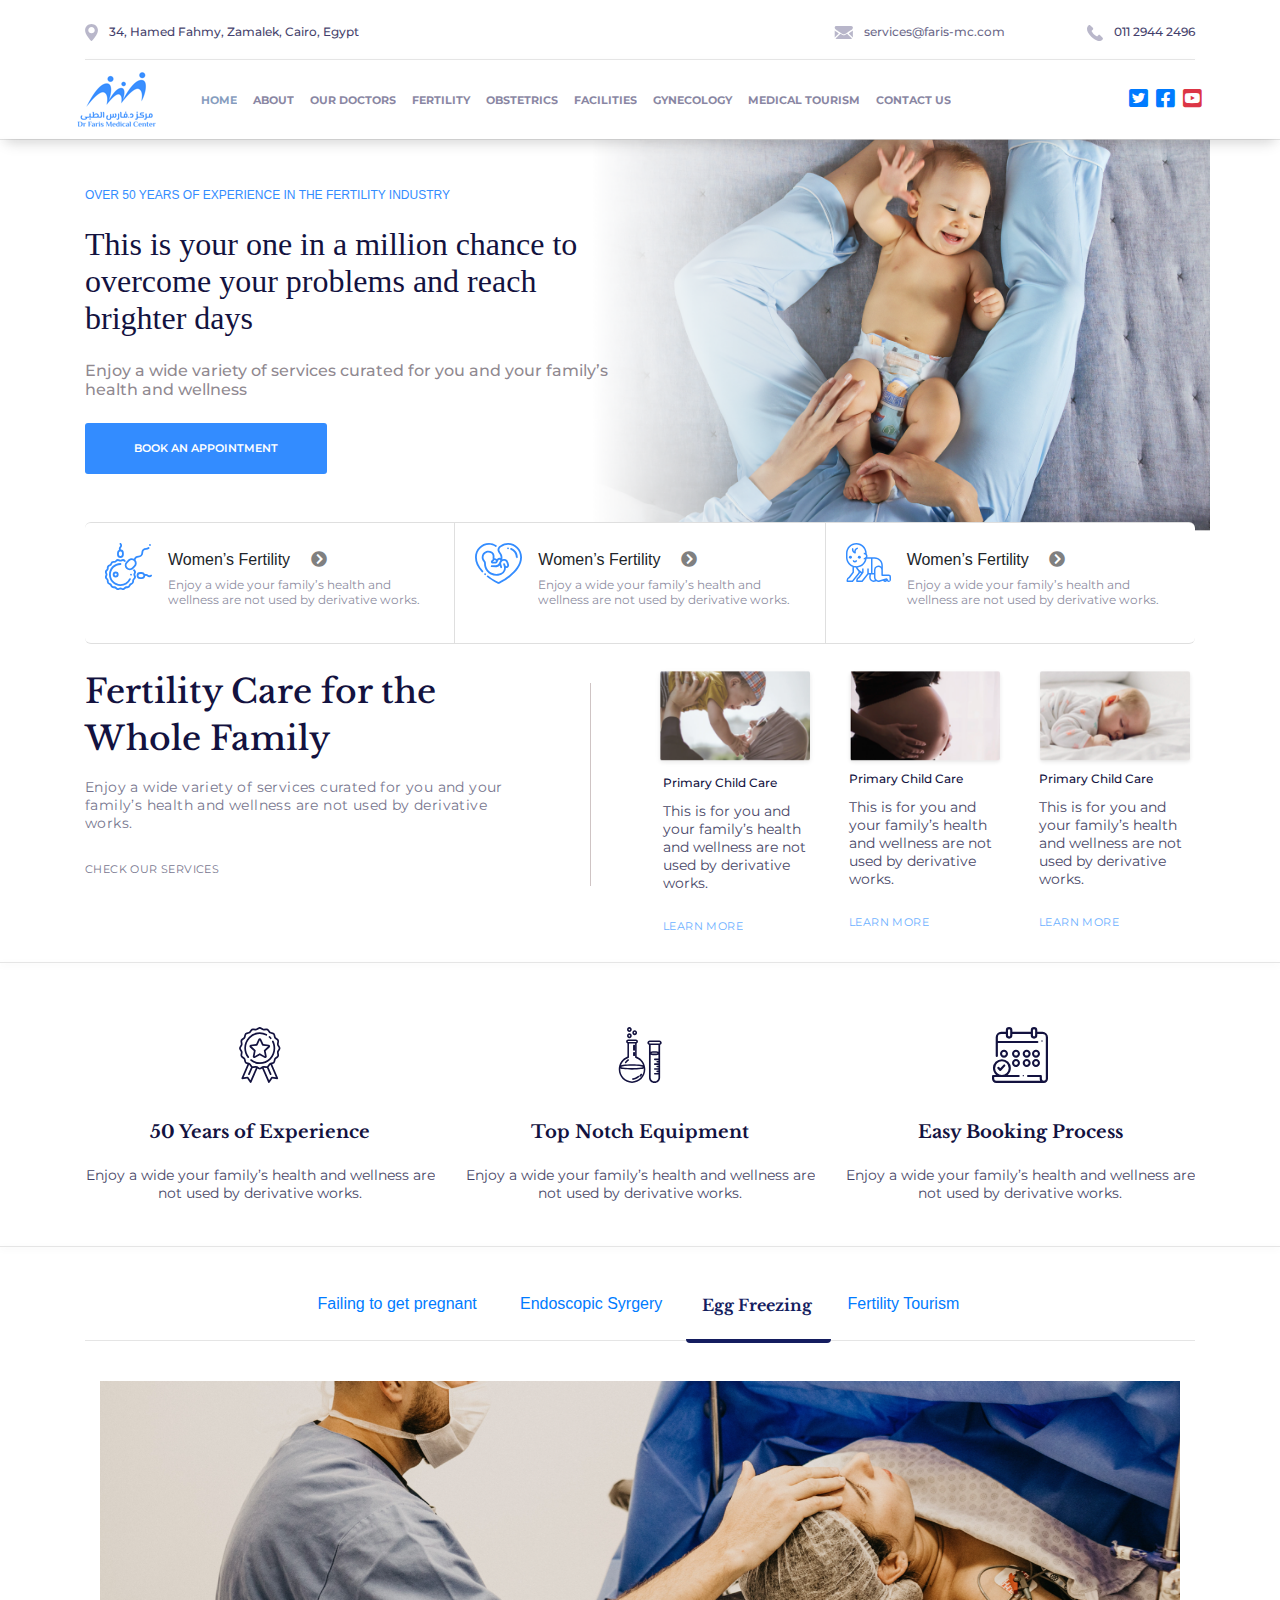
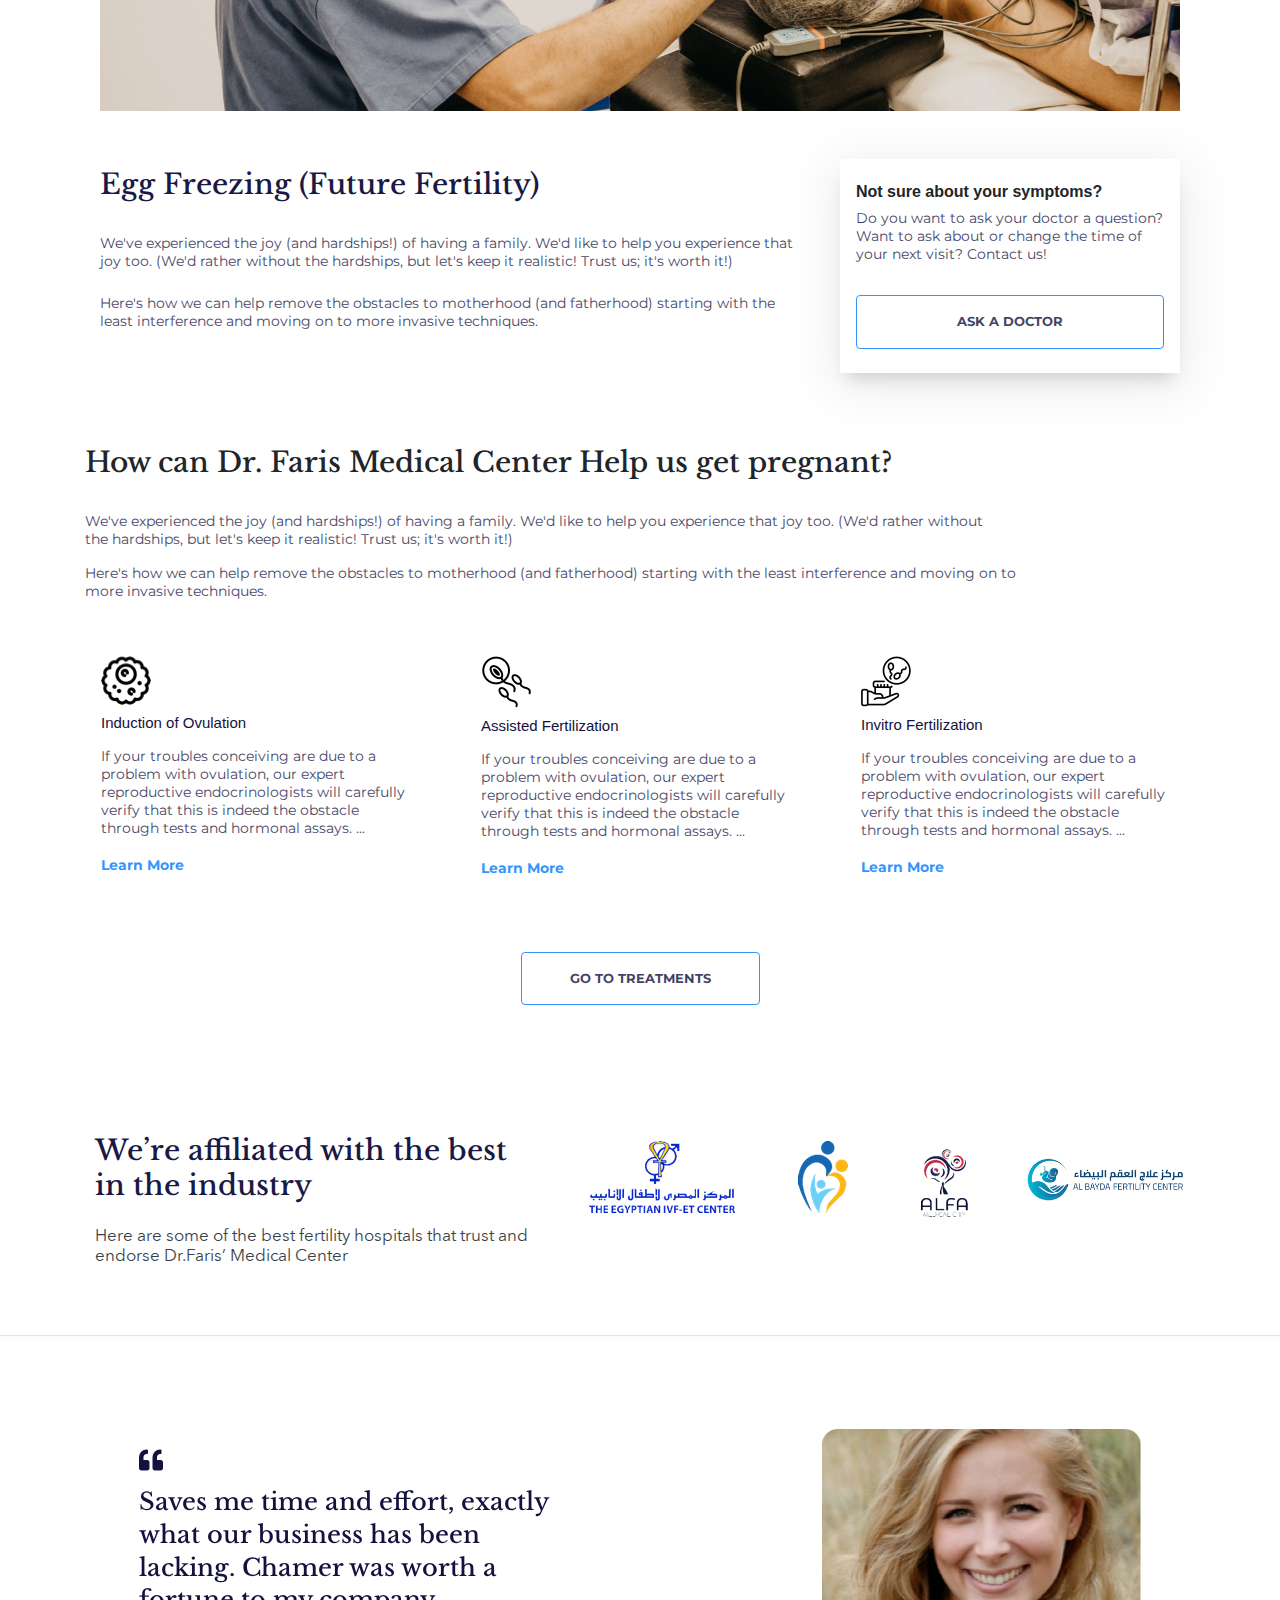
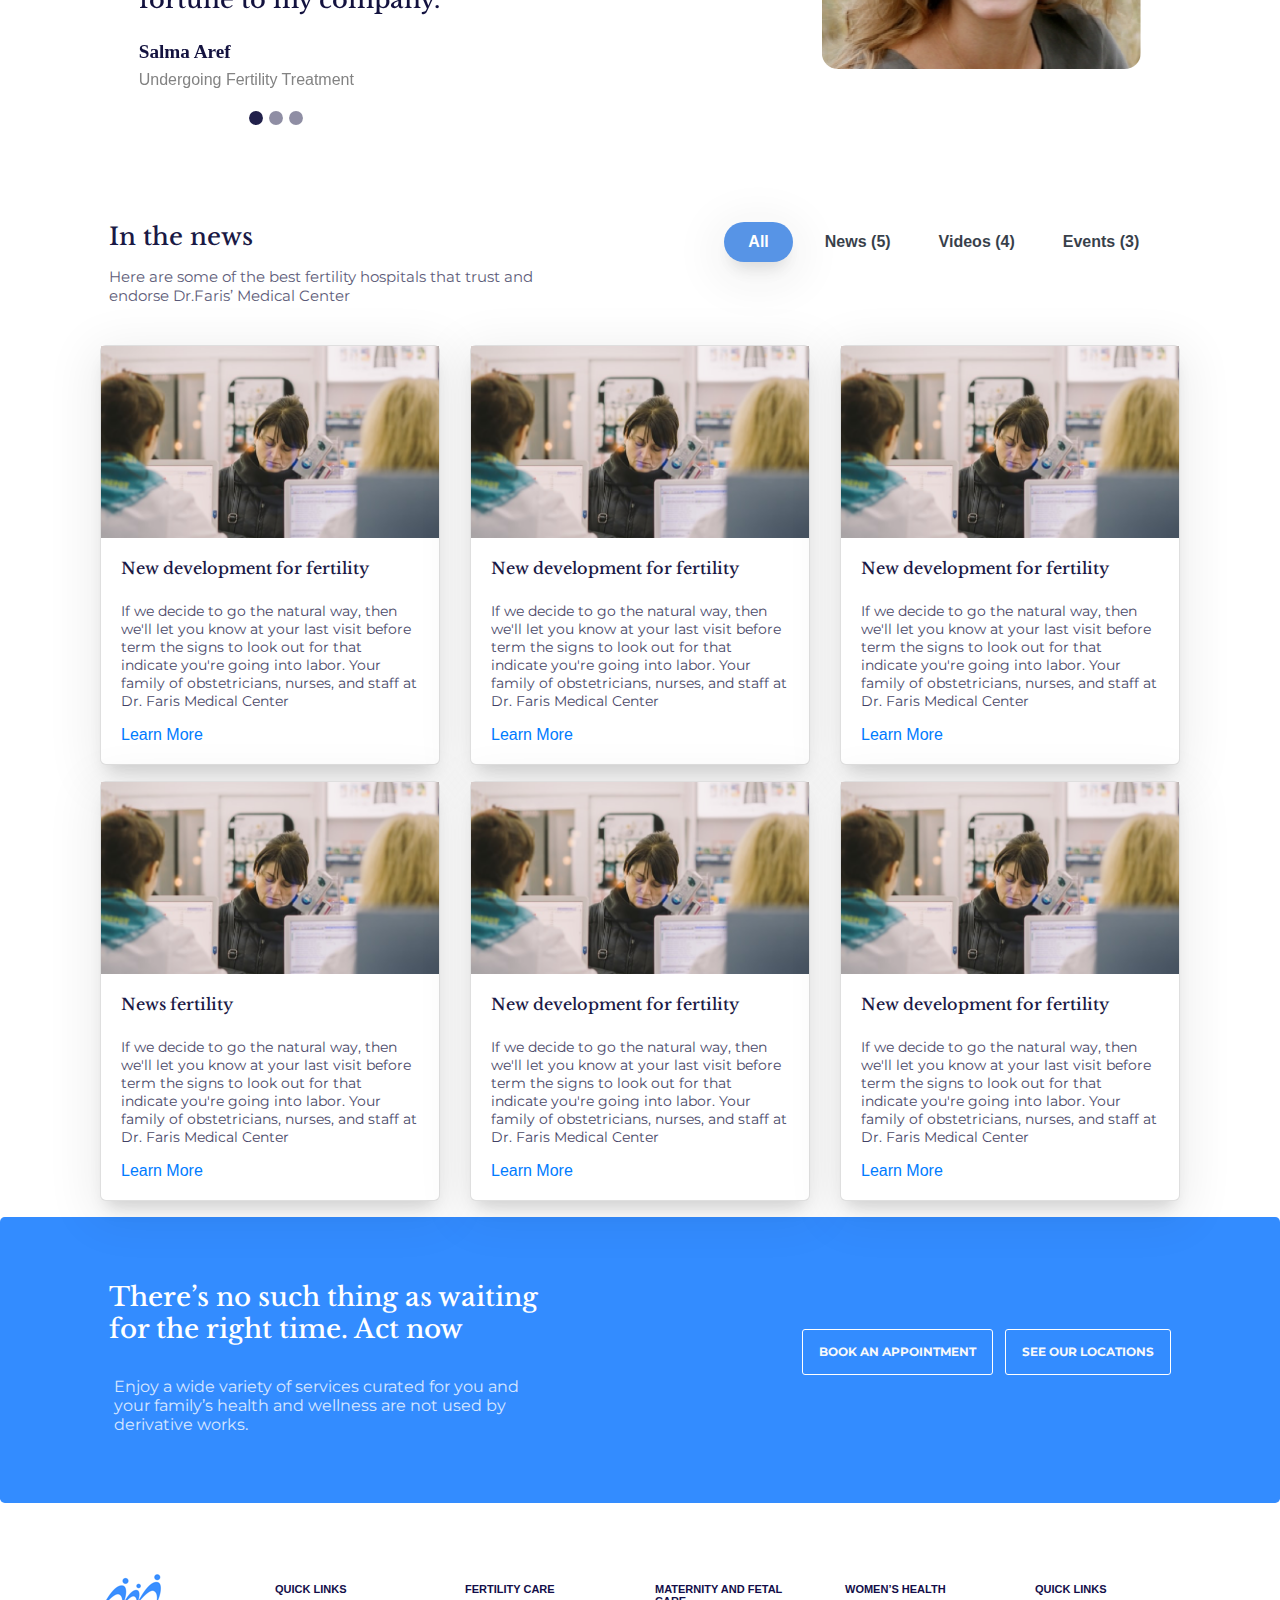
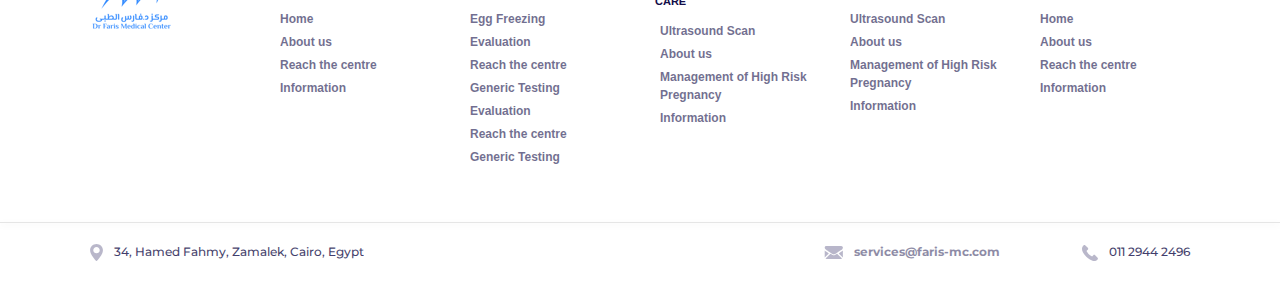
<file: index.html>
<!DOCTYPE html>
<html lang="en">

<head>
    <meta charset="UTF-8">
    <meta name="viewport" content="width=device-width, initial-scale=1.0">
    <meta http-equiv="X-UA-Compatible" content="ie=edge">
    <link rel="stylesheet" href="https://cdnjs.cloudflare.com/ajax/libs/twitter-bootstrap/4.3.1/css/bootstrap.min.css">
    <link rel="stylesheet" href="https://cdnjs.cloudflare.com/ajax/libs/font-awesome/5.11.2/css/all.min.css">
    <link href="https://fonts.googleapis.com/css?family=Montserrat:400,700,800,900&display=swap" rel="stylesheet">
    <link href="https://fonts.googleapis.com/css2?family=Libre+Baskerville&display=swap" rel="stylesheet">
    <link href="https://fonts.googleapis.com/css2?family=Libre+Baskerville&display=swap" rel="stylesheet">
    <link href="https://fonts.googleapis.com/css?family=Cairo:400,700&display=swap" rel="stylesheet">
    <link rel="icon" href="images/logo.png">
    <link rel="stylesheet" href="css/style.css">
    <!-- <link rel="stylesheet" href="css/styleAr.css"> -->
    <title> Dr Faris </title>
</head>

<body>

    <!-- Header -->
    <header class="pt-4">
        <div class="container firstHead">
            <div class="row">
                <div class="col-lg-6 col-md-5 col-sm-5 col-12">
                    <p class="textHeader"><img class="pr-2" src="images/map.svg"> 34, Hamed Fahmy, Zamalek, Cairo, Egypt
                    </p>
                </div>
                <div class="col-md-4 col-sm-4 col-7">
                    <p class="textHeader textMedia"><img class="pr-2" src="images/mail.svg"><a
                            href="mailto:services@faris-mc.com"> services@faris-mc.com </a></p>
                </div>
                <div class="col-lg-2 col-md-3 col-sm-3 col-5">
                    <p class="textHeader textMedia"><img class="pr-2" src="images/call.svg"> 011 2944 2496</p>
                </div>
            </div>
            <hr class="hr">
        </div>
    </header>

    <!-- Navbar -->
    <div class="container-fluid mt-0 bg-white" id="navbar">
        <nav class="navbar container navbar-expand-lg bg-white navbar-light bg-light p-0">
            <a class="navbar-brand" href="index.html"><img src="images/logo.png" alt="Dr Faris"></a>
            <button class="navbar-toggler" type="button" data-toggle="collapse" data-target="#navbarSupportedContent"
                aria-controls="navbarSupportedContent" aria-expanded="false" aria-label="Toggle navigation">
                <span class="navbar-toggler-icon"></span>
            </button>

            <div class="collapse navbar-collapse" id="navbarSupportedContent">
                <ul class="navbar-nav mr-auto">
                    <li class="nav-item active">
                        <a class="nav-link" href="index.html"> HOME </a>
                    </li>
                    <li class="nav-item">
                        <a class="nav-link" href="aboutUs.html">ABOUT</a>
                    </li>
                    <li class="nav-item">
                        <a class="nav-link" href="team.html">OUR DOCTORS </a>
                    </li>
                    <li class="nav-item">
                        <a class="nav-link" href="fertility.html">FERTILITY</a>
                    </li>
                    <li class="nav-item">
                        <a class="nav-link" href="obstetrics.html">OBSTETRICS</a>
                    </li>
                    <li class="nav-item">
                        <a class="nav-link" href="facilities.html">FACILITIES</a>
                    </li>
                    <!-- <li class="nav-item">
                        <a class="nav-link" href="#">WOMEN’S HEALTH</a>
                    </li> -->
                    <li class="nav-item">
                        <a class="nav-link" href="gynecology.html">GYNECOLOGY</a>
                    </li>
                    <li class="nav-item">
                        <a class="nav-link" href="medicalTourism.html">MEDICAL TOURISM</a>
                    </li>
                    <li class="nav-item">
                        <a class="nav-link" href="contactUs.html">CONTACT US</a>
                    </li>
                </ul>
                <ul class="navbar-nav ml-auto pr-2">
                    <li class="form-inline pt-3 pb-3">
                        <a href="#" class="pr-2 social_1"><i class="fab fa-twitter-square fa-lg text-primary"></i></a>
                        <a href="#" class="pr-2 social_2"><i class="fab fa-facebook-square fa-lg"></i></a>
                        <a href="#" class="social_1"><i class="fab fa-youtube-square fa-lg text-danger"></i></a>
                    </li>
                </ul>
            </div>
        </nav>
    </div>
    <hr class="hr2 p-0 mt-0">

    <!-- Content -->
    <div class="container baby">
        <div class="row" dir="rtl">
            <div class="col-lg-6">
                <img src="images/babyHead.png" class="imgWidth">
            </div>
            <div class="col-lg-6">
                <div class="introduction pt-2">
                    <h5 class="pt-4">OVER 50 YEARS OF EXPERIENCE IN THE FERTILITY INDUSTRY</h5>
                    <h2 class="pt-3">This is your one in a million chance to overcome your problems and reach brighter
                        days</h2>
                    <h6 class="pt-3 pb-3">Enjoy a wide variety of services curated for you and your family’s health and
                        wellness</h6>
                    <button class="btn btnBook px-5 py-3" data-toggle="modal" data-target="#bookAppointment">BOOK AN APPOINTMENT</button>
                </div>
            </div>
        </div>
    </div>

    <!-- Information About site -->
    <div class="container pt-5">
        <div class="card-group">
            <div class="card card1">
                <div class="card-body">
                    <div class="media">
                        <img src="images/semens.svg">
                        <div class="media-body pl-3">
                            <h6 class="mt-0">Women’s Fertility <i class="fa fa-chevron-circle-right pl-3 mt-2"></i></h6>
                            <p>Enjoy a wide your family’s health and wellness are not used by derivative works. </p>
                        </div>
                    </div>
                </div>
            </div>
            <div class="card">
                <div class="card-body">
                    <div class="media">
                        <img src="images/pregnant.svg">
                        <div class="media-body pl-3">
                            <h6 class="mt-0">Women’s Fertility <i class="fa fa-chevron-circle-right pl-3 mt-2"></i></h6>
                            <p>Enjoy a wide your family’s health and wellness are not used by derivative works. </p>
                        </div>
                    </div>
                </div>
            </div>
            <div class="card card2">
                <div class="card-body">
                    <div class="media">
                        <img src="images/baby.svg">
                        <div class="media-body pl-3">
                            <h6 class="mt-0">Women’s Fertility <i class="fa fa-chevron-circle-right pl-3 mt-2"></i></h6>
                            <p>Enjoy a wide your family’s health and wellness are not used by derivative works. </p>
                        </div>
                    </div>
                </div>
            </div>
        </div>
    </div>

    <!-- Our Info -->
    <div class="container ourInfo pt-4">
        <div class="row">
            <div class="col-lg-5">
                <div class="fertility">
                    <h2>Fertility Care for the <br> Whole Family</h2>
                    <p class="textPage py-2">Enjoy a wide variety of services curated for you and your family’s health
                        and wellness are not used by derivative works. </p>
                    <a href="#" class="textPage mt-2"><small> CHECK OUR SERVICES </small></a>
                </div>
            </div>
            <div class="col-lg-1">
                <div class="vl"></div>
            </div>
            <div class="col-lg-2">
                <div>
                    <div class="card border-0 p-0 m-0">
                        <img src="images/family.png" width="100%">
                        <div class="card-body p-2 m-0">
                            <p class="card-title">Primary Child Care</p>
                            <p class="card-text textPageSmall"> This is for you and your family’s health and wellness
                                are not used by derivative works.</p>
                            <p class="textPage pt-2"><a href="#"><small> LEARN MORE </small></a></p>
                        </div>
                    </div>
                </div>
            </div>
            <div class="col-lg-2">
                <div>
                    <div class="card border-0 p-0 m-0">
                        <img src="images/pregmant.png" width="100%">
                        <div class="card-body p-1 m-0">
                            <p class="card-title">Primary Child Care</p>
                            <p class="card-text textPageSmall"> This is for you and your family’s health and wellness
                                are not used by derivative works.</p>
                            <p class="textPage pt-2"><a href="#"><small> LEARN MORE </small></a></p>
                        </div>
                    </div>
                </div>
            </div>
            <div class="col-lg-2">
                <div>
                    <div class="card border-0 p-0 m-0">
                        <img src="images/baby.png" width="100%">
                        <div class="card-body p-1 m-0">
                            <p class="card-title">Primary Child Care</p>
                            <p class="card-text textPageSmall"> This is for you and your family’s health and wellness
                                are not used by derivative works.</p>
                            <p class="textPage pt-2"><a href="#"><small> LEARN MORE </small></a></p>
                        </div>
                    </div>
                </div>
            </div>
        </div>
    </div>
    <hr class="hr2 p-0 mt-1">

    <div class="container pt-4 pb-4 contentText">
        <div class="row justify-content-around">
            <div class="col-lg-4 col-md-4 col-sm-6 col-12 pt-4">
                <div class="text-center">
                    <img src="images/medal.svg" height="80px" class="mx-auto d-block pb-4">
                    <h4>50 Years of Experience</h4>
                    <p class="textPageSmall">Enjoy a wide your family’s health and wellness are <br> not used by
                        derivative
                        works. </p>
                </div>
            </div>
            <div class="col-lg-4 col-md-4 col-sm-6 col-12 pt-4">
                <div class="text-center">
                    <img src="images/laborate.svg" height="80px" class="mx-auto d-block pb-4">
                    <h4>Top Notch Equipment</h4>
                    <p class="textPageSmall">Enjoy a wide your family’s health and wellness are <br> not used by
                        derivative
                        works. </p>
                </div>
            </div>
            <div class="col-lg-4 col-md-4 col-sm-6 col-12 pt-4">
                <div class="text-center">
                    <img src="images/easyBook.svg" height="80px" class="mx-auto d-block pb-4">
                    <h4>Easy Booking Process</h4>
                    <p class="textPageSmall">Enjoy a wide your family’s health and wellness are <br> not used by
                        derivative
                        works. </p>
                </div>
            </div>
        </div>
    </div>
    <hr class="hr2 p-0 mt-1">

    <div class="container facility pt-3">
            
        <ul class="nav nav-pills justify-content-center" role="tablist">
            <li class="nav-item">
                <a class="nav-link" id="doctr-tab" data-toggle="pill" href="#doctr" role="tab" aria-controls="doctr" aria-selected="true">
                    <p class="text-center pt-2">Failing to get pregnant</p>
                </a>
            </li>
            <li class="nav-item">
                <a class="nav-link px-4" id="waiting-tab" data-toggle="pill" href="#waiting" role="tab" aria-controls="waiting" aria-selected="false">
                    <p class="text-center pt-2">Endoscopic Syrgery</p>
                </a>
            </li>
            <li class="nav-item">
                <a class="nav-link active" id="operats-tab" data-toggle="pill" href="#operats" role="tab" aria-controls="operats" aria-selected="false">
                    <p class="text-center txtLibre pt-2">Egg Freezing</p>
                </a>
            </li>
            <li class="nav-item">
                <a class="nav-link" id="implements-tab" data-toggle="pill" href="#implements" role="tab" aria-controls="implements" aria-selected="false">
                    <p class="text-center pt-2"> Fertility Tourism </p>
                </a>
            </li>
        </ul><hr style="margin-top: -0.2rem;">

        <div class="tab-content" id="pills-tabContent">
            <div class="tab-pane pt-2 container fade" id="doctr" role="tabpanel" aria-labelledby="doctr-tab">
                <div class="treatments">
                    <h2 class="pt-2 pb-4">Doctors Office</h2>
                    <p>Egg freezing might be an option if you're not ready to become pregnant now but want to try to make sure you can get pregnant later.</p>
                    <p class="py-3">Unlike with fertilized egg freezing (embryo cryopreservation), egg freezing doesn't require sperm because the eggs aren't fertilized before they're frozen. Just as with embryo freezing, however, you'll need to use fertility drugs to make you ovulate so that you'll produce multiple eggs for retrieval.</p>
                </div>
            </div>
            <div class="tab-pane pt-2 container fade" id="waiting" role="tabpanel" aria-labelledby="waiting-tab">
                <div class="treatments">
                    <h2 class="pt-2 pb-4">Operation Rooms</h2>
                    <p>Egg freezing might be an option if you're not ready to become pregnant now but want to try to make sure you can get pregnant later.</p>
                    <p class="py-3">Unlike with fertilized egg freezing (embryo cryopreservation), egg freezing doesn't require sperm because the eggs aren't fertilized before they're frozen. Just as with embryo freezing, however, you'll need to use fertility drugs to make you ovulate so that you'll produce multiple eggs for retrieval.</p>
                </div> 
            </div>
            <div class="tab-pane pt-2  container fade show active" id="operats" role="tabpanel" aria-labelledby="operats-tab">
                <div class="gynecology mt-3"></div>
                <img src="images/RectangleA.png" class="img-fluid d-md-none d-lg-none d-sm-block">
                <div class="row fetureRow pt-5">
                    <div class="col-md-8">
                        <h3 class="txtLibre colorB pt-2 pb-3">Egg Freezing (Future Fertility)</h3>
                        <p class="textPageSmall py-2">
                            We've experienced the joy (and hardships!) of having a family. We'd like to help you experience that joy too. (We'd rather without the hardships, but let's keep it realistic! Trust us; it's worth it!)
                        </p>
                        <p class="textPageSmall">
                            Here's how we can help remove the obstacles to motherhood (and fatherhood) starting with the least interference and moving on to  more invasive techniques.
                        </p>
                    </div>
                    <div class="col-md-4">
                        <div class="induction2 py-4 px-3">
                            <h6 class="font-weight-bold">Not sure about your symptoms?</h6>
                            <p class="textPageSmall pb-3">
                                Do you want to ask your doctor a question? <br> Want to ask about or change the time of your next visit? Contact us!
                            </p>
                            <button class="btn btn-outline-primary py-3 font-weight-bold btn-block txtMed py-2 px-5">ASK A DOCTOR</button>
                        </div>
                    </div>
                </div>
            </div>
            <div class="tab-pane pt-2 container fade" id="implements" role="tabpanel" aria-labelledby="implements-tab">
                <div class="treatments">
                    <h2 class="pt-2 pb-4">Impation Rooms</h2>
                    <p>Egg freezing might be an option if you're not ready to become pregnant now but want to try to make sure you can get pregnant later.</p>
                    <p class="py-3">Unlike with fertilized egg freezing (embryo cryopreservation), egg freezing doesn't require sperm because the eggs aren't fertilized before they're frozen. Just as with embryo freezing, however, you'll need to use fertility drugs to make you ovulate so that you'll produce multiple eggs for retrieval.</p>
                </div>
            </div>
        </div>
    </div>

    <!-- Question -->
    <div class="container how pt-5">
        <h3 class="txtLibre py-4">How can Dr. Faris Medical Center Help us get pregnant?</h3>
        <p class="textPageSmall">
            We've experienced the joy (and hardships!) of having a family. We'd like to help you experience that joy too. (We'd rather without <br> the hardships, but let's keep it realistic! Trust us; it's worth it!)
        </p>
        <p class="textPageSmall">
            Here's how we can help remove the obstacles to motherhood (and fatherhood) starting with the least interference and moving on to <br> more invasive techniques.
        </p>
    </div>

    <!-- Induction of Ovulation -->
    <div class="container py-3">
        <div class="row">
            <div class="col-md-4 col-sm-6 col-12">
                <div class="my-2 induction p-3">
                    <img src="images/boydaa.png" class="img-fluid" alt="boydaa">
                    <h6 class="py-2">Induction of Ovulation</h6>
                    <p class="panel-body textPageSmall text-left"> If your troubles conceiving are due to a problem with ovulation, our expert reproductive endocrinologists will carefully verify that this is indeed the obstacle through tests and hormonal assays. 
                        <span class="threedots">...</span><span class="full_desc" style="display:none">Once that is confirmed, it is a simple process of taking a few pills (or enduring a couple of needle pricks) that will regulate your hormones resulting in normal ovulation. Well-timed intercourse should result in fertilization and a tiny person in the not-so-distant future.</span></p>
                    <a class="textPageSmall txtLink text-primary font-weight-bold" data-toggle="collapse" data-parent="#accordion" onclick="showMore()">Learn More</a>
                    
                </div>
            </div>
            <div class="col-md-4 col-sm-6 col-12">
                <div class="my-2 induction p-3">
                    <img src="images/many.png" class="img-fluid" alt="boydaa">
                    <h6 class="py-2">Assisted Fertilization</h6>
                    <p class="panel-body textPageSmall text-left"> If your troubles conceiving are due to a problem with ovulation, our expert reproductive endocrinologists will carefully verify that this is indeed the obstacle through tests and hormonal assays. 
                        <span class="threedots1">...</span><span class="full_desc1" style="display:none">Once that is confirmed, it is a simple process of taking a few pills (or enduring a couple of needle pricks) that will regulate your hormones resulting in normal ovulation. Well-timed intercourse should result in fertilization and a tiny person in the not-so-distant future.</span></p>
                    <a class="textPageSmall txtLink text-primary font-weight-bold" data-toggle="collapse" data-parent="#accordion" onclick="showMore2()">Learn More</a>
                    
                </div>
            </div>
            <div class="col-md-4 col-sm-6 col-12">
                <div class="my-2 induction p-3">
                    <img src="images/dded.png" class="img-fluid" alt="boydaa">
                    <h6 class="py-2">Invitro Fertilization</h6>
                    <p class="panel-body textPageSmall text-left"> If your troubles conceiving are due to a problem with ovulation, our expert reproductive endocrinologists will carefully verify that this is indeed the obstacle through tests and hormonal assays. 
                        <span class="threedots3">...</span><span class="full_desc3" style="display:none">Once that is confirmed, it is a simple process of taking a few pills (or enduring a couple of needle pricks) that will regulate your hormones resulting in normal ovulation. Well-timed intercourse should result in fertilization and a tiny person in the not-so-distant future.</span></p>
                    <a class="textPageSmall txtLink text-primary font-weight-bold" data-toggle="collapse" data-parent="#accordion" onclick="showMore3()">Learn More</a>
                    
                </div>
            </div>
        </div>
        <p class="text-center py-5"><button class="btn btn-outline-primary py-3 font-weight-bold txtMed py-2 px-5">GO TO TREATMENTS</button></p>
    </div>


    <div class="container sponser">
        <div class="row justify-content-around pt-5 pb-5">
            <div class="col-md-5">
                <h3 class="txtLibre colorB pb-3">We’re affiliated with the best in the industry</h3>
                <p class="ptext">
                    Here are some of the best fertility hospitals that trust and endorse Dr.Faris’ Medical Center
                </p>
            </div>
            <div class="col-md-2 col-8 pt-2">
                <a href="#"><img src="images/markaz.png" class="img-fluid"></a>
            </div>
            <div class="col-md-1 col-4 pt-2">
                <a href="#"><img src="images/logs.png" class="img-fluid"></a>
            </div>
            <div class="col-md-1 col-4 pt-3">
                <a href="#"><img src="images/alfa.png" class="img-fluid mx-auto d-block"></a>
            </div>
            <div class="col-md-2 pt-2 col-8">
                <a href="#"><img src="images/okm.png" class="img-fluid pt-3"></a>
            </div>
        </div>
    </div><hr class="hr2 p-0 mt-1">

    <!-- Slider -->
    <section class="slideSection">
        <div id="demo" class="carousel slide" data-ride="carousel">

            <div class="container">
                <ol class="carousel-indicators">
                    <li data-target="#demo" data-slide-to="0" class="active"></li>
                    <li data-target="#demo" data-slide-to="1"></li>
                    <li data-target="#demo" data-slide-to="2"></li>
                </ol>
                <!-- The slideshow -->
                <div class="carousel-inner pb-5">
                    <div class="carousel-item active">
                        <div class="row justify-content-around" dir="rtl">
                            <div class="col-lg-5 col-md-4 col-6">
                                <img src="images/profile-pic-mask.png" class="float-right">
                            </div>
                            <div class="col-lg-5 col-md-8 col-6 pt-3 secHide" dir="ltr">
                                <h2><i class="fa fa-quote-left"></i></h2>
                                <h2>Saves me time and effort, exactly what our business has been lacking. Chamer was
                                    worth a fortune to my company.</h2>
                                <h3>Salma Aref</h3>
                                <h4>Undergoing Fertility Treatment</h4>
                            </div>
                        </div>
                    </div>
                    <div class="carousel-item">
                        <div class="row justify-content-around" dir="rtl">
                            <div class="col-lg-5">
                                <img src="images/family.png" class="float-right">
                            </div>
                            <div class="col-lg-5 col-md-8 col-6 pt-3 secHide" dir="ltr">
                                <h2><i class="fa fa-quote-left"></i></h2>
                                <h2>Saves me time and effort, exactly what our business has been lacking. Chamer was
                                    worth a fortune to my company.</h2>
                                <h3>Alaa Sayed</h3>
                                <h4>Undergoing Fertility Treatment</h4>
                            </div>
                        </div>
                    </div>
                    <div class="carousel-item">
                        <div class="row justify-content-around" dir="rtl">
                            <div class="col-lg-5">
                                <img src="images/dd.png" class="float-right">
                            </div>
                            <div class="col-lg-5 col-md-8 col-6 pt-3 secHide" dir="ltr">
                                <h2><i class="fa fa-quote-left"></i></h2>
                                <h2>Saves me time and effort, exactly what our business has been lacking. Chamer was
                                    worth a fortune to my company.</h2>
                                <h3>Asmaa Mohamed</h3>
                                <h4>Undergoing Fertility Treatment</h4>
                            </div>
                        </div>
                    </div>
                </div>
            </div>
        </div>
    </section>
    <!--End of  slider -->

    <div class="container news">
        <div class="row justify-content-around">
            <div class="col-md-5">
                <h4 class="txtLibre colorB">In the news</h4>
                <p class="pMe py-2">Here are some of the best fertility hospitals that trust and endorse Dr.Faris’ Medical Center</p>
            </div>
            <div class="col-md-6 team">
                <ul class="nav nav-pills justify-content-end mb-3" id="pills-tab" role="tablist">
                    <li class="nav-item">
                        <a class="nav-link px-4 active" id="pills-all-tab" data-toggle="pill" href="#pills-all" 
                        role="tab" aria-controls="pills-all" aria-selected="true">All</a>
                    </li>
                    <li class="nav-item">
                        <a class="nav-link" id="pills-news-tab" data-toggle="pill" href="#pills-news" 
                        role="tab" aria-controls="pills-news" aria-selected="false">News (5)</a>
                    </li>
                    <li class="nav-item">
                        <a class="nav-link" id="pills-videos-tab" data-toggle="pill" href="#pills-videos" 
                        role="tab" aria-controls="pills-videos" aria-selected="false">Videos (4)</a>
                    </li>
                    <li class="nav-item">
                        <a class="nav-link" id="pills-events-tab" data-toggle="pill" href="#pills-events" 
                        role="tab" aria-controls="pills-events" aria-selected="false">Events (3)</a>
                    </li>
                </ul>
            </div>
        </div>
        <div class="tab-content" id="pills-tabContent">
            <div class="tab-pane container pt-3 fade show active" id="pills-all" role="tabpanel" aria-labelledby="pills-all-tab">
                <div class="row">
                    <div class="col-md-4">
                        <div class="induction2 card mb-3">
                            <img src="images/rectangle.png" class="img-fluid">
                            <div class="card-body">
                                <h6 class="txtLibre colorB">New development for fertility</h6>
                                <p class="textPageSmall pt-3">If we decide to go the natural way, then we'll let you know at your last visit before term the signs to look out for that indicate you're going into labor. Your family of obstetricians, nurses, and staff at Dr. Faris Medical Center</p>
                                <p class="mb-0"><a href="#" class="txtLink text-primary">Learn More</a></p>
                            </div>
                        </div>
                    </div>
                    <div class="col-md-4">
                        <div class="induction2 card mb-3">
                            <img src="images/rectangle.png" class="img-fluid">
                            <div class="card-body">
                                <h6 class="txtLibre colorB">New development for fertility</h6>
                                <p class="textPageSmall pt-3">If we decide to go the natural way, then we'll let you know at your last visit before term the signs to look out for that indicate you're going into labor. Your family of obstetricians, nurses, and staff at Dr. Faris Medical Center</p>
                                <p class="mb-0"><a href="#" class="txtLink text-primary">Learn More</a></p>
                            </div>
                        </div>
                    </div>
                    <div class="col-md-4">
                        <div class="induction2 card mb-3">
                            <img src="images/rectangle.png" class="img-fluid">
                            <div class="card-body">
                                <h6 class="txtLibre colorB">New development for fertility</h6>
                                <p class="textPageSmall pt-3">If we decide to go the natural way, then we'll let you know at your last visit before term the signs to look out for that indicate you're going into labor. Your family of obstetricians, nurses, and staff at Dr. Faris Medical Center</p>
                                <p class="mb-0"><a href="#" class="txtLink text-primary">Learn More</a></p>
                            </div>
                        </div>
                    </div>
                </div>
                <div class="row">
                    <div class="col-md-4">
                        <div class="induction2 card mb-3">
                            <img src="images/rectangle.png" class="img-fluid">
                            <div class="card-body">
                                <h6 class="txtLibre colorB">News fertility</h6>
                                <p class="textPageSmall pt-3">If we decide to go the natural way, then we'll let you know at your last visit before term the signs to look out for that indicate you're going into labor. Your family of obstetricians, nurses, and staff at Dr. Faris Medical Center</p>
                                <p class="mb-0"><a href="#" class="txtLink text-primary">Learn More</a></p>
                            </div>
                        </div>
                    </div>
                    <div class="col-md-4">
                        <div class="induction2 card mb-3">
                            <img src="images/rectangle.png" class="img-fluid">
                            <div class="card-body">
                                <h6 class="txtLibre colorB">New development for fertility</h6>
                                <p class="textPageSmall pt-3">If we decide to go the natural way, then we'll let you know at your last visit before term the signs to look out for that indicate you're going into labor. Your family of obstetricians, nurses, and staff at Dr. Faris Medical Center</p>
                                <p class="mb-0"><a href="#" class="txtLink text-primary">Learn More</a></p>
                            </div>
                        </div>
                    </div>
                    <div class="col-md-4">
                        <div class="induction2 card mb-3">
                            <img src="images/rectangle.png" class="img-fluid">
                            <div class="card-body">
                                <h6 class="txtLibre colorB">New development for fertility</h6>
                                <p class="textPageSmall pt-3">If we decide to go the natural way, then we'll let you know at your last visit before term the signs to look out for that indicate you're going into labor. Your family of obstetricians, nurses, and staff at Dr. Faris Medical Center</p>
                                <p class="mb-0"><a href="#" class="txtLink text-primary">Learn More</a></p>
                            </div>
                        </div>
                    </div>
                </div>
            </div>
            <div class="tab-pane container pt-3 fade" id="pills-news" role="tabpanel" aria-labelledby="pills-news-tab">
                <div class="row">
                    <div class="col-md-4">
                        <div class="induction2 card mb-3">
                            <img src="images/rectangle.png" class="img-fluid">
                            <div class="card-body">
                                <h6 class="txtLibre colorB">News fertility</h6>
                                <p class="textPageSmall pt-3">If we decide to go the natural way, then we'll let you know at your last visit before term the signs to look out for that indicate you're going into labor. Your family of obstetricians, nurses, and staff at Dr. Faris Medical Center</p>
                                <p class="mb-0"><a href="#" class="txtLink text-primary">Learn More</a></p>
                            </div>
                        </div>
                    </div>
                    <div class="col-md-4">
                        <div class="induction2 card mb-3">
                            <img src="images/rectangle.png" class="img-fluid">
                            <div class="card-body">
                                <h6 class="txtLibre colorB">New development for fertility</h6>
                                <p class="textPageSmall pt-3">If we decide to go the natural way, then we'll let you know at your last visit before term the signs to look out for that indicate you're going into labor. Your family of obstetricians, nurses, and staff at Dr. Faris Medical Center</p>
                                <p class="mb-0"><a href="#" class="txtLink text-primary">Learn More</a></p>
                            </div>
                        </div>
                    </div>
                    <div class="col-md-4">
                        <div class="induction2 card mb-3">
                            <img src="images/rectangle.png" class="img-fluid">
                            <div class="card-body">
                                <h6 class="txtLibre colorB">New development for fertility</h6>
                                <p class="textPageSmall pt-3">If we decide to go the natural way, then we'll let you know at your last visit before term the signs to look out for that indicate you're going into labor. Your family of obstetricians, nurses, and staff at Dr. Faris Medical Center</p>
                                <p class="mb-0"><a href="#" class="txtLink text-primary">Learn More</a></p>
                            </div>
                        </div>
                    </div>
                </div>
                <div class="row">
                    <div class="col-md-4">
                        <div class="induction2 card mb-3">
                            <img src="images/rectangle.png" class="img-fluid">
                            <div class="card-body">
                                <h6 class="txtLibre colorB">News fertility</h6>
                                <p class="textPageSmall pt-3">If we decide to go the natural way, then we'll let you know at your last visit before term the signs to look out for that indicate you're going into labor. Your family of obstetricians, nurses, and staff at Dr. Faris Medical Center</p>
                                <p class="mb-0"><a href="#" class="txtLink text-primary">Learn More</a></p>
                            </div>
                        </div>
                    </div>
                    <div class="col-md-4">
                        <div class="induction2 card mb-3">
                            <img src="images/rectangle.png" class="img-fluid">
                            <div class="card-body">
                                <h6 class="txtLibre colorB">New development for fertility</h6>
                                <p class="textPageSmall pt-3">If we decide to go the natural way, then we'll let you know at your last visit before term the signs to look out for that indicate you're going into labor. Your family of obstetricians, nurses, and staff at Dr. Faris Medical Center</p>
                                <p class="mb-0"><a href="#" class="txtLink text-primary">Learn More</a></p>
                            </div>
                        </div>
                    </div>
                </div>
            </div>
            <div class="tab-pane container pt-3 fade" id="pills-videos" role="tabpanel" aria-labelledby="pills-videos-tab">
                <div class="row">
                    <div class="col-md-4">
                        <div class="induction2 card mb-3">
                            <img src="images/rectangle.png" class="img-fluid">
                            <div class="card-body">
                                <h6 class="txtLibre colorB">News fertility</h6>
                                <p class="textPageSmall pt-3">If we decide to go the natural way, then we'll let you know at your last visit before term the signs to look out for that indicate you're going into labor. Your family of obstetricians, nurses, and staff at Dr. Faris Medical Center</p>
                                <p class="mb-0"><a href="#" class="txtLink text-primary">Learn More</a></p>
                            </div>
                        </div>
                    </div>
                    <div class="col-md-4">
                        <div class="induction2 card mb-3">
                            <img src="images/rectangle.png" class="img-fluid">
                            <div class="card-body">
                                <h6 class="txtLibre colorB">New development for fertility</h6>
                                <p class="textPageSmall pt-3">If we decide to go the natural way, then we'll let you know at your last visit before term the signs to look out for that indicate you're going into labor. Your family of obstetricians, nurses, and staff at Dr. Faris Medical Center</p>
                                <p class="mb-0"><a href="#" class="txtLink text-primary">Learn More</a></p>
                            </div>
                        </div>
                    </div>
                    <div class="col-md-4">
                        <div class="induction2 card mb-3">
                            <img src="images/rectangle.png" class="img-fluid">
                            <div class="card-body">
                                <h6 class="txtLibre colorB">New development for fertility</h6>
                                <p class="textPageSmall pt-3">If we decide to go the natural way, then we'll let you know at your last visit before term the signs to look out for that indicate you're going into labor. Your family of obstetricians, nurses, and staff at Dr. Faris Medical Center</p>
                                <p class="mb-0"><a href="#" class="txtLink text-primary">Learn More</a></p>
                            </div>
                        </div>
                    </div>
                </div>
                <div class="row">
                    <div class="col-md-4">
                        <div class="induction2 card mb-3">
                            <img src="images/rectangle.png" class="img-fluid">
                            <div class="card-body">
                                <h6 class="txtLibre colorB">News fertility</h6>
                                <p class="textPageSmall pt-3">If we decide to go the natural way, then we'll let you know at your last visit before term the signs to look out for that indicate you're going into labor. Your family of obstetricians, nurses, and staff at Dr. Faris Medical Center</p>
                                <p class="mb-0"><a href="#" class="txtLink text-primary">Learn More</a></p>
                            </div>
                        </div>
                    </div>
                </div>
            </div>
            <div class="tab-pane container pt-3 fade" id="pills-events" role="tabpanel" aria-labelledby="pills-events-tab">
                <div class="row">
                    <div class="col-md-4">
                        <div class="induction2 card mb-3">
                            <img src="images/rectangle.png" class="img-fluid">
                            <div class="card-body">
                                <h6 class="txtLibre colorB">News fertility</h6>
                                <p class="textPageSmall pt-3">If we decide to go the natural way, then we'll let you know at your last visit before term the signs to look out for that indicate you're going into labor. Your family of obstetricians, nurses, and staff at Dr. Faris Medical Center</p>
                                <p class="mb-0"><a href="#" class="txtLink text-primary">Learn More</a></p>
                            </div>
                        </div>
                    </div>
                    <div class="col-md-4">
                        <div class="induction2 card mb-3">
                            <img src="images/rectangle.png" class="img-fluid">
                            <div class="card-body">
                                <h6 class="txtLibre colorB">New development for fertility</h6>
                                <p class="textPageSmall pt-3">If we decide to go the natural way, then we'll let you know at your last visit before term the signs to look out for that indicate you're going into labor. Your family of obstetricians, nurses, and staff at Dr. Faris Medical Center</p>
                                <p class="mb-0"><a href="#" class="txtLink text-primary">Learn More</a></p>
                            </div>
                        </div>
                    </div>
                    <div class="col-md-4">
                        <div class="induction2 card mb-3">
                            <img src="images/rectangle.png" class="img-fluid">
                            <div class="card-body">
                                <h6 class="txtLibre colorB">New development for fertility</h6>
                                <p class="textPageSmall pt-3">If we decide to go the natural way, then we'll let you know at your last visit before term the signs to look out for that indicate you're going into labor. Your family of obstetricians, nurses, and staff at Dr. Faris Medical Center</p>
                                <p class="mb-0"><a href="#" class="txtLink text-primary">Learn More</a></p>
                            </div>
                        </div>
                    </div>
                </div>
            </div>
        </div>
        
    </div>

    <!-- Footer -->
    <div class="footer">
        <div class="jumbotron">
            <div class="container">
                <div class="row justify-content-around">
                    <div class="col-sm-5 col-12">
                        <div>
                            <h4 class="text-white">There’s no such thing as waiting for the right time. Act now</h4>
                            <p class="text-white pt-4">Enjoy a wide variety of services curated for you and your
                                family’s health and wellness are not used by <br> derivative works. </p>
                        </div>
                    </div>
                    <div class="col-sm-6 col-12">
                        <div class="pt-5 fRight">
                            <button class="btn btn-outline-light  mr-2 " data-toggle="modal" data-target="#bookAppointment">BOOK AN APPOINTMENT</button>
                            <button class="btn btn-outline-light"> SEE OUR LOCATIONS </button>
                        </div>
                    </div>
                </div>
            </div>
        </div>
        <div>
            <div class="container links pt-2 pb-5">
                <div class="row justify-content-around">
                    <div class="col-lg-2 col-md-3 col-sm-3 col-5">
                        <img src="images/logo.png" class="pt-4">
                    </div>
                    <div class="col-lg-2 col-md-3 col-sm-3 col-6 pt-2">
                        <h6>QUICK LINKS</h6>
                        <p><a href="#"> Home </a></p>
                        <p><a href="#"> About us </a></p>
                        <p><a href="#"> Reach the centre </a></p>
                        <p><a href="#"> Information </a></p>
                    </div>
                    <div class="col-lg-2 col-md-3 col-sm-3 col-5 pt-2">
                        <h6>FERTILITY CARE</h6>
                        <p><a href="#"> Egg Freezing </a></p>
                        <p><a href="#"> Evaluation </a></p>
                        <p><a href="#"> Reach the centre </a></p>
                        <p><a href="#"> Generic Testing </a></p>
                        <p><a href="#"> Evaluation </a></p>
                        <p><a href="#"> Reach the centre </a></p>
                        <p><a href="#"> Generic Testing </a></p>
                    </div>
                    <div class="col-lg-2 col-md-3 col-sm-3 col-6 pt-2">
                        <h6>MATERNITY AND FETAL CARE</h6>
                        <p><a href="#"> Ultrasound Scan </a></p>
                        <p><a href="#"> About us </a></p>
                        <p><a href="#"> Management of High Risk Pregnancy </a></p>
                        <p><a href="#"> Information </a></p>
                    </div>
                    <div class="col-lg-2 col-md-3 col-sm-3 col-5 pt-2">
                        <h6>WOMEN’S HEALTH</h6>
                        <p><a href="#"> Ultrasound Scan </a></p>
                        <p><a href="#"> About us </a></p>
                        <p><a href="#"> Management of High Risk Pregnancy </a></p>
                        <p><a href="#">Information </a></p>
                    </div>
                    <div class="col-lg-2 col-md-3 col-sm-3 col-6 pt-2">
                        <h6>QUICK LINKS</h6>
                        <p><a href="#"> Home </a></p>
                        <p><a href="#"> About us </a></p>
                        <p><a href="#"> Reach the centre </a></p>
                        <p><a href="#"> Information </a></p>
                    </div>
                </div>
            </div>
        </div>
        <hr class="hr2 p-0 mt-1">
        <div class="pb-3">
            <div class="container firstHead">
                <div class="row">
                    <div class="col-lg-6 col-md-5 col-sm-5 col-12">
                        <p class="textHeader"><img class="pr-2" src="images/map.svg"> 34, Hamed Fahmy, Zamalek, Cairo, Egypt
                        </p>
                    </div>
                    <div class="col-md-4 col-sm-4 col-7">
                        <p class="textHeader textMedia"><img class="pr-2" src="images/mail.svg"><a
                                href="mailto:services@faris-mc.com"> services@faris-mc.com </a></p>
                    </div>
                    <div class="col-lg-2 col-md-3 col-sm-3 col-5">
                        <p class="textHeader textMedia"><img class="pr-2" src="images/call.svg"> 011 2944 2496</p>
                    </div>
                </div>
            </div>
        </div>
    </div>

    <!-- Modal -->
    <div class="modal fade" id="bookAppointment" tabindex="-1" role="dialog" aria-labelledby="exampleModalLabel" aria-hidden="true">
        <div class="modal-dialog modal-lg" role="document">
            <div class="modal-content p-2">
                <div class="modal-header pb-0 border-bottom-0">
                    <h6 class="text-primary txtMons">RESERVE</h6>
                    <button type="button" class="close" data-dismiss="modal" aria-label="Close">
                        <span aria-hidden="true">&times;</span>
                    </button>
                </div>
                <div class="modal-body pt-3">
                    <h4 class="colorB txtLibre">Book an Appointment</h4>
                    <p class="pMe">Easily and comfortably book a seat from the comfort of your home and one of our agents will be in touch with you shortly</p>
                    <div class="pt-3">
                        <form class="form">
                            <div class="row">
                                <div class="col-md-6">
                                    <div class="form-group">
                                        <label for="name" class="pMe">NAME</label>
                                        <input type="text" id="name" class="form-control">
                                    </div>
                                </div>
                                <div class="col-md-6">
                                    <div class="form-group">
                                        <label for="phone" class="pMe">PHONE NUMBER</label>
                                        <input type="tel" id="phone" class="form-control">
                                    </div>
                                </div>
                            </div>
                            <div class="form-group">
                                <label class="pMe"> SELECT INQUIRY</label>
                                <select class="form-control form-control">
                                <option>I’m pregnant and I need follow-up</option>
                                <option>I’m pregnant and I need follow-up</option>
                                <option>I’m pregnant and I need follow-up</option>
                                </select>
                            </div>
                            <div class="row">
                                <div class="col-md-6">
                                    <button class="btn btnBook btn-block my-1">SEND</button>
                                </div>
                            </div>
                        </form>
                    </div>
                </div>
            </div>
        </div>
    </div>
    <script src="https://cdnjs.cloudflare.com/ajax/libs/jquery/3.4.1/jquery.min.js"></script>
    <script src="https://cdnjs.cloudflare.com/ajax/libs/popper.js/1.15.0/umd/popper.min.js"></script>
    <script src="https://cdnjs.cloudflare.com/ajax/libs/twitter-bootstrap/4.3.1/js/bootstrap.min.js"></script>
    <script>
        window.onscroll = function() {myFunction()};

        var navbar = document.getElementById("navbar");
        var sticky = navbar.offsetTop;

        function myFunction() {
        if (window.pageYOffset >= sticky) {
            navbar.classList.add("sticky")
        } else {
            navbar.classList.remove("sticky");
        }
        }
    </script>
</body>

</html>
</file>
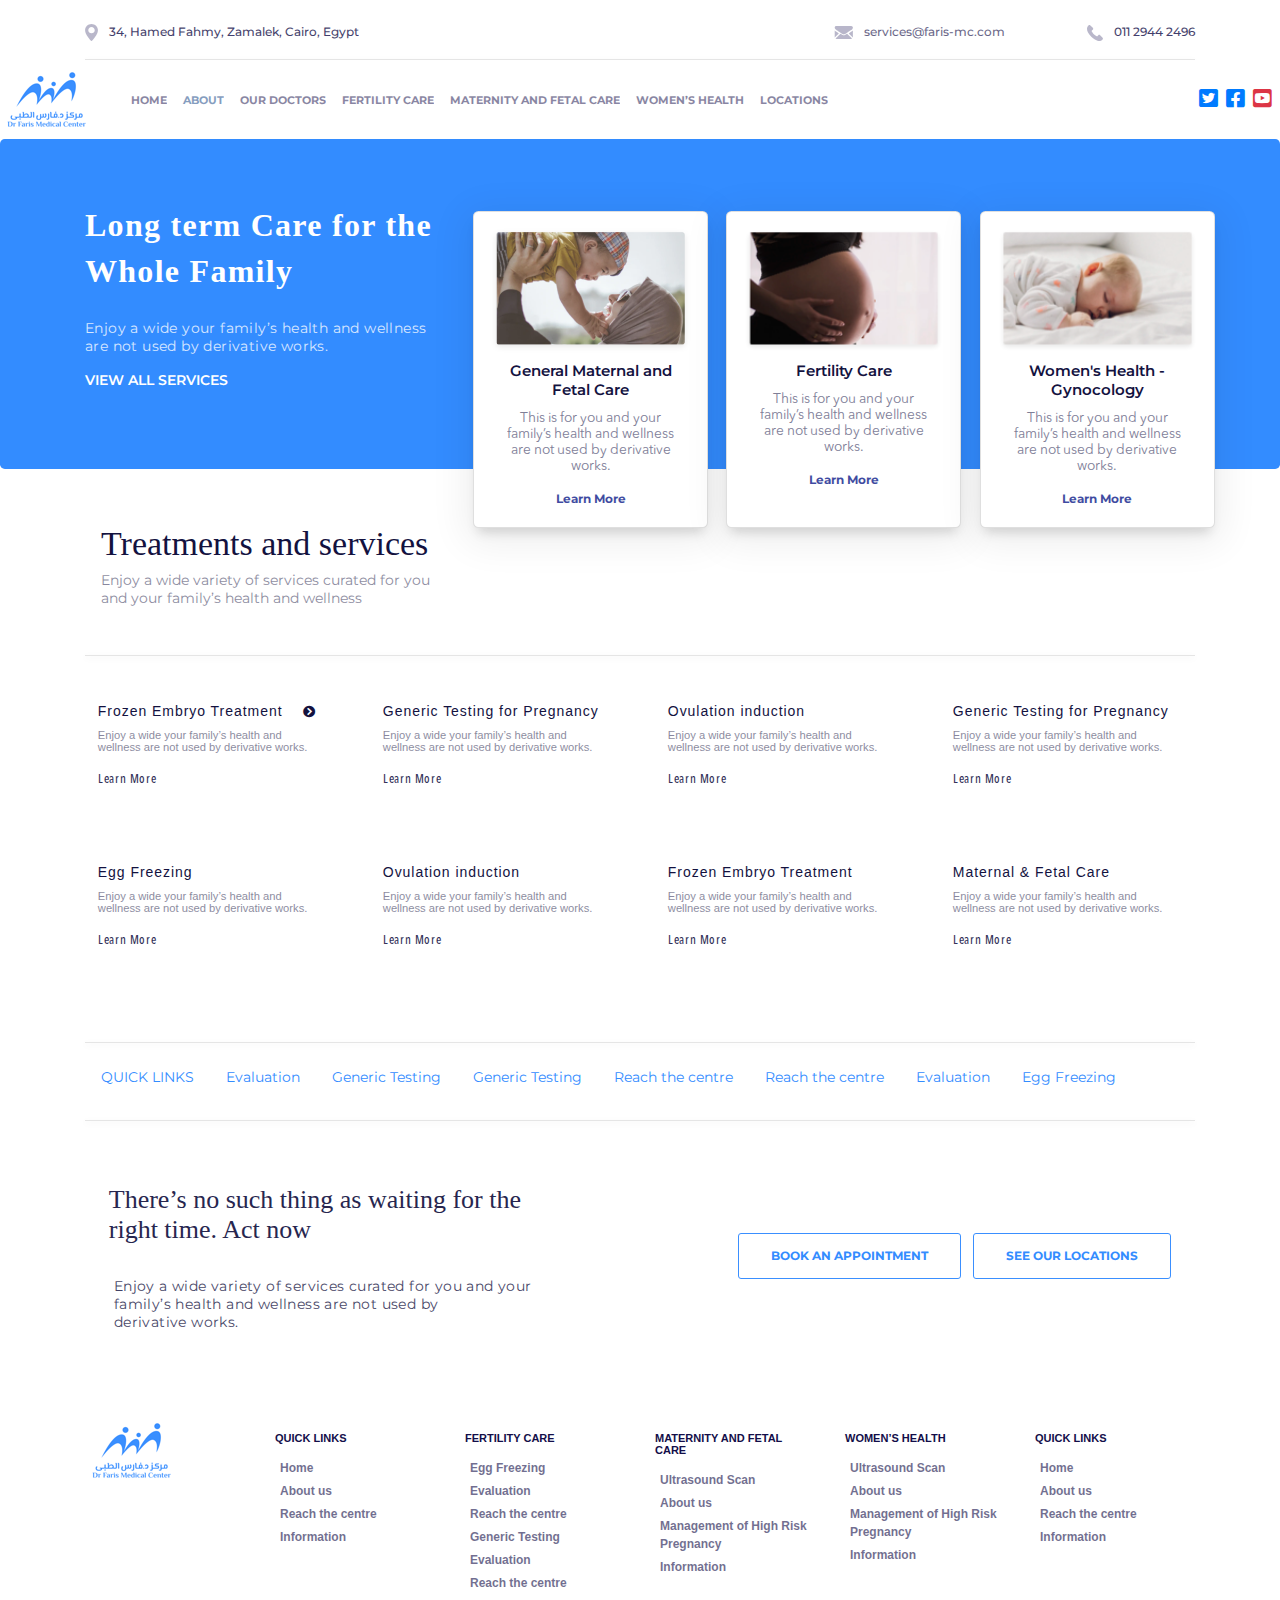
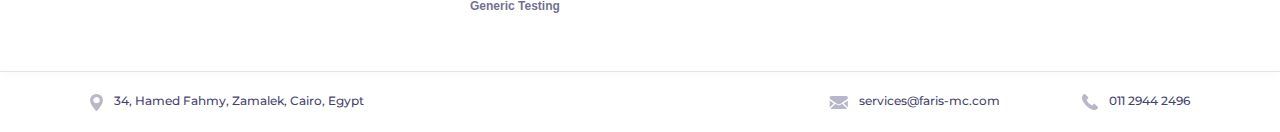
<file: about.html>
<!DOCTYPE html>
<html lang="en">

<head>
    <meta charset="UTF-8">
    <meta name="viewport" content="width=device-width, initial-scale=1.0">
    <meta http-equiv="X-UA-Compatible" content="ie=edge">
    <link rel="stylesheet" href="https://cdnjs.cloudflare.com/ajax/libs/twitter-bootstrap/4.3.1/css/bootstrap.min.css">
    <link rel="stylesheet" href="https://cdnjs.cloudflare.com/ajax/libs/font-awesome/5.11.2/css/all.min.css">
    <link href="https://fonts.googleapis.com/css?family=Montserrat:400,700,800,900&display=swap" rel="stylesheet">
    <link rel="icon" href="images/logo.png">
    <link rel="stylesheet" href="css/style.css">
    <title> Dr Faris About </title>
</head>

<body>

    <!-- Header -->
    <header class="pt-4">
        <div class="container firstHead">
            <div class="row">
                <div class="col-sm-6 col-12">
                    <p class="textHeader"><img class="pr-2" src="images/map.svg"> 34, Hamed Fahmy, Zamalek, Cairo, Egypt
                    </p>
                </div>
                <div class="col-sm-4 col-7">
                    <p class="textHeader textMedia"><img class="pr-2" src="images/mail.svg"><a href="mailto:services@faris-mc.com"> services@faris-mc.com </a></p>
                </div>
                <div class="col-sm-2 col-5">
                    <p class="textHeader textMedia"><img class="pr-2" src="images/call.svg"> 011 2944 2496</p>
                </div>
            </div>
            <hr class="hr">
        </div>
    </header>

    <!-- Navbar -->
    <!-- <div class="container mt-0"> -->
    <nav class="navbar navbar-expand-lg bg-white navbar-light bg-light p-0 sticky-top">
        <a class="navbar-brand" href="#"><img src="images/logo.png" alt=""></a>
        <button class="navbar-toggler" type="button" data-toggle="collapse" data-target="#navbarSupportedContent"
            aria-controls="navbarSupportedContent" aria-expanded="false" aria-label="Toggle navigation">
            <span class="navbar-toggler-icon"></span>
        </button>

        <div class="collapse navbar-collapse" id="navbarSupportedContent">
            <ul class="navbar-nav mr-auto">
                <li class="nav-item">
                    <a class="nav-link" href="index.html"> HOME </a>
                </li>
                <li class="nav-item active">
                    <a class="nav-link" href="about.html">ABOUT</a>
                </li>
                <li class="nav-item">
                    <a class="nav-link" href="#">OUR DOCTORS </a>
                </li>
                <li class="nav-item">
                    <a class="nav-link" href="#">FERTILITY CARE</a>
                </li>
                <li class="nav-item">
                    <a class="nav-link" href="#">MATERNITY AND FETAL CARE</a>
                </li>
                <li class="nav-item">
                    <a class="nav-link" href="#">WOMEN’S HEALTH</a>
                </li>
                <li class="nav-item">
                    <a class="nav-link" href="#">LOCATIONS</a>
                </li>
            </ul>
            <ul class="navbar-nav ml-auto pr-2">
                <li class="form-inline pt-3 pb-3">
                    <a href="#" class="pr-2 social_1"><i class="fab fa-twitter-square fa-lg text-primary"></i></a>
                    <a href="#" class="pr-2 social_2"><i class="fab fa-facebook-square fa-lg"></i></a>
                    <a href="#" class="social_1"><i class="fab fa-youtube-square fa-lg text-danger"></i></a>
                </li>
            </ul>
        </div>
    </nav>
    <!-- </div> -->
    <div class="jumbotron mt-0 jumbotronAbout">
        <div class="container">
            <div class="row justify-content-around">
                <div class="col-lg-4">
                    <div>
                        <h3 class="text-white">Long term Care for the Whole Family</h3>
                        <p class="pt-3 textPage text-white"> Enjoy a wide your family’s health and wellness are not used by derivative works.</p>
                        <h6>VIEW ALL SERVICES</h6>
                    </div>
                </div>
                <div class="col-lg-8">
                    <div class="secondPage">
                        <div class="row">
                            <div class="col-lg-4">
                                <div class="card">
                                    <img src="images/family.png" class="card-img-top">
                                    <div class="card-body">
                                        <h5 class="card-title">General Maternal and Fetal Care</h5>
                                        <p class="card-text">This is for you and your family’s health and wellness are not used by derivative works. </p>
                                        <p class="text-center"><a href="#">Learn More</a></p>
                                    </div>
                                </div>
                            </div>
                            <div class="col-lg-4">
                                <div class="card">
                                    <img src="images/pregmant.png" class="card-img-top">
                                    <div class="card-body">
                                        <h5 class="card-title">Fertility Care</h5>
                                        <p class="card-text">This is for you and your family’s health and wellness are not used by derivative works. </p>
                                        <p class="text-center"><a href="#">Learn More</a></p>
                                    </div>
                                </div>
                            </div>
                            <div class="col-lg-4">
                                <div class="card">
                                    <img src="images/baby.png" class="card-img-top">
                                    <div class="card-body">
                                        <h5 class="card-title">Women's Health - Gynocology</h5>
                                        <p class="card-text">This is for you and your family’s health and wellness are not used by derivative works. </p>
                                        <p class="text-center"><a href="#">Learn More</a></p>
                                    </div>
                                </div>
                            </div>
                        </div>
                    </div>
                </div>
            </div>
        </div>
    </div>

    <!-- Treatments and services -->
    <div class="container pt-4">
        <h2 class="treat">Treatments and services</h2>
        <p class="textTreat">Enjoy a wide variety of services curated for you <br> and your family’s health and wellness</p>
        <hr class="hr2 p-0 mt-5">
    </div>

    <!-- Boxes -->
    <div class="container">
        <div class="row">
            <div class="col-lg-3 col-md-4 col-sm-4 col-12 pt-3">
                <div class="box">
                    <h5>Frozen Embryo Treatment <i class="fa fa-chevron-circle-right fa-sm pl-3 pt-1"></i></h5>
                    <p class="textBox">Enjoy a wide your family’s health and wellness are not used by derivative works. </p>
                    <p><a href="#">Learn More</a></p>
                </div>
            </div>
            <div class="col-lg-3 col-md-4 col-sm-4 col-12 pt-3">
                <div class="box">
                    <h5>Generic Testing for Pregnancy</h5>
                    <p class="textBox">Enjoy a wide your family’s health and wellness are not used by derivative works. </p>
                    <p><a href="#">Learn More</a></p>
                </div>
            </div>
            <div class="col-lg-3 col-md-4 col-sm-4 col-12 pt-3">
                <div class="box">
                    <h5> Ovulation induction </h5>
                    <p class="textBox">Enjoy a wide your family’s health and wellness are not used by derivative works. </p>
                    <p><a href="#">Learn More</a></p>
                </div>
            </div>
            <div class="col-lg-3 col-md-4 col-sm-4 col-12 pt-3">
                <div class="box">
                    <h5> Generic Testing for Pregnancy </h5>
                    <p class="textBox">Enjoy a wide your family’s health and wellness are not used by derivative works. </p>
                    <p><a href="#">Learn More</a></p>
                </div>
            </div>
        </div>
        <div class="row py-3">
            <div class="col-lg-3 col-md-4 col-sm-4 col-12 pt-3">
                <div class="box">
                    <h5> Egg Freezing  </h5>
                    <p class="textBox">Enjoy a wide your family’s health and wellness are not used by derivative works. </p>
                    <p><a href="#">Learn More</a></p>
                </div>
            </div>
            <div class="col-lg-3 col-md-4 col-sm-4 col-12 pt-3">
                <div class="box">
                    <h5> Ovulation induction </h5>
                    <p class="textBox">Enjoy a wide your family’s health and wellness are not used by derivative works. </p>
                    <p><a href="#">Learn More</a></p>
                </div>
            </div>
            <div class="col-lg-3 col-md-4 col-sm-4 col-12 pt-3">
                <div class="box">
                    <h5> Frozen Embryo Treatment </h5>
                    <p class="textBox">Enjoy a wide your family’s health and wellness are not used by derivative works. </p>
                    <p><a href="#">Learn More</a></p>
                </div>
            </div>
            <div class="col-lg-3 col-md-4 col-sm-4 col-12 pt-3">
                <div class="box">
                    <h5> Maternal & Fetal Care </h5>
                    <p class="textBox">Enjoy a wide your family’s health and wellness are not used by derivative works. </p>
                    <p><a href="#">Learn More</a></p>
                </div>
            </div>
        </div>
        <hr class="hr2 p-0 mt-5">
    </div>

    <!-- Quick links -->
    <div class="container">
        <nav class="nav quickLinks">
            <a class="nav-link active" href="#">QUICK LINKS</a>
            <a class="nav-link" href="#">Evaluation</a>
            <a class="nav-link" href="#">Generic Testing </a>
            <a class="nav-link" href="#">Generic Testing </a>
            <a class="nav-link" href="#">Reach the centre</a>
            <a class="nav-link" href="#">Reach the centre</a>
            <a class="nav-link" href="#">Evaluation</a>
            <a class="nav-link" href="#">Egg Freezing</a> 
        </nav>
        <hr class="hr2 p-0 mt-4">
    </div>

    <!-- Footer -->
    <div class="footer">
        <div class="jumbotron jumbotronFooterAbout">
            <div class="container">
                <div class="row justify-content-around">
                    <div class="col-sm-5 col-12">
                        <div>
                            <h4>There’s no such thing as waiting for the right time. Act now</h4>
                            <p class="pt-4 textPage">Enjoy a wide variety of services curated for you and your
                                family’s health and wellness are not used by <br> derivative works. </p>
                        </div>
                    </div>
                    <div class="col-sm-6 col-12">
                        <div class="pt-5 fRight">
                            <button class="btn btn-outline-light  mr-2 ">BOOK AN APPOINTMENT</button>
                            <button class="btn btn-outline-light"> SEE OUR LOCATIONS </button>
                        </div>
                    </div>
                </div>
            </div>
        </div>
        <div>
            <div class="container pt-2 pb-5">
                <div class="row justify-content-around">
                    <div class="col-lg-2 col-md-3 col-sm-3 col-5">
                        <img src="images/logo.png" class="pt-4">
                    </div>
                    <div class="col-lg-2 col-md-3 col-sm-3 col-6 pt-2">
                        <h6>QUICK LINKS</h6>
                        <p><a href="#"> Home </a></p>
                        <p><a href="#"> About us </a></p>
                        <p><a href="#"> Reach the centre </a></p>
                        <p><a href="#"> Information </a></p>
                    </div>
                    <div class="col-lg-2 col-md-3 col-sm-3 col-5 pt-2">
                        <h6>FERTILITY CARE</h6>
                        <p><a href="#"> Egg Freezing </a></p>
                        <p><a href="#"> Evaluation </a></p>
                        <p><a href="#"> Reach the centre </a></p>
                        <p><a href="#"> Generic Testing </a></p>
                        <p><a href="#"> Evaluation </a></p>
                        <p><a href="#"> Reach the centre </a></p>
                        <p><a href="#"> Generic Testing </a></p>
                    </div>
                    <div class="col-lg-2 col-md-3 col-sm-3 col-6 pt-2">
                        <h6>MATERNITY AND FETAL CARE</h6>
                        <p><a href="#"> Ultrasound Scan </a></p>
                        <p><a href="#"> About us </a></p>
                        <p><a href="#"> Management of High Risk Pregnancy </a></p>
                        <p><a href="#"> Information </a></p>
                    </div>
                    <div class="col-lg-2 col-md-3 col-sm-3 col-5 pt-2">
                        <h6>WOMEN’S HEALTH</h6>
                        <p><a href="#"> Ultrasound Scan </a></p>
                        <p><a href="#"> About us </a></p>
                        <p><a href="#"> Management of High Risk Pregnancy </a></p>
                        <p><a href="#">Information </a></p>
                    </div>
                    <div class="col-lg-2 col-md-3 col-sm-3 col-6 pt-2">
                        <h6>QUICK LINKS</h6>
                        <p><a href="#"> Home </a></p>
                        <p><a href="#"> About us </a></p>
                        <p><a href="#"> Reach the centre </a></p>
                        <p><a href="#"> Information </a></p>
                    </div>
                </div>
            </div>
        </div>
        <hr class="hr2 p-0 mt-1">
        <div class="pb-3">
            <div class="container firstHead">
                <div class="row">
                    <div class="col-sm-6 col-12">
                        <p class="textHeader"><img class="pr-2" src="images/map.svg"> 34, Hamed Fahmy, Zamalek, Cairo,
                            Egypt
                        </p>
                    </div>
                    <div class="col-sm-4 col-7">
                        <p class="textHeader textMedia"><img class="pr-2" src="images/mail.svg"> services@faris-mc.com
                        </p>
                    </div>
                    <div class="col-sm-2 col-5">
                        <p class="textHeader textMedia"><img class="pr-2" src="images/call.svg"> 011 2944 2496</p>
                    </div>
                </div>
            </div>
        </div>
    </div>
    <script src="https://cdnjs.cloudflare.com/ajax/libs/jquery/3.4.1/jquery.min.js"></script>
    <script src="https://cdnjs.cloudflare.com/ajax/libs/popper.js/1.15.0/umd/popper.min.js"></script>
    <script src="https://cdnjs.cloudflare.com/ajax/libs/twitter-bootstrap/4.3.1/js/bootstrap.min.js"></script>
</body>

</html>
</file>
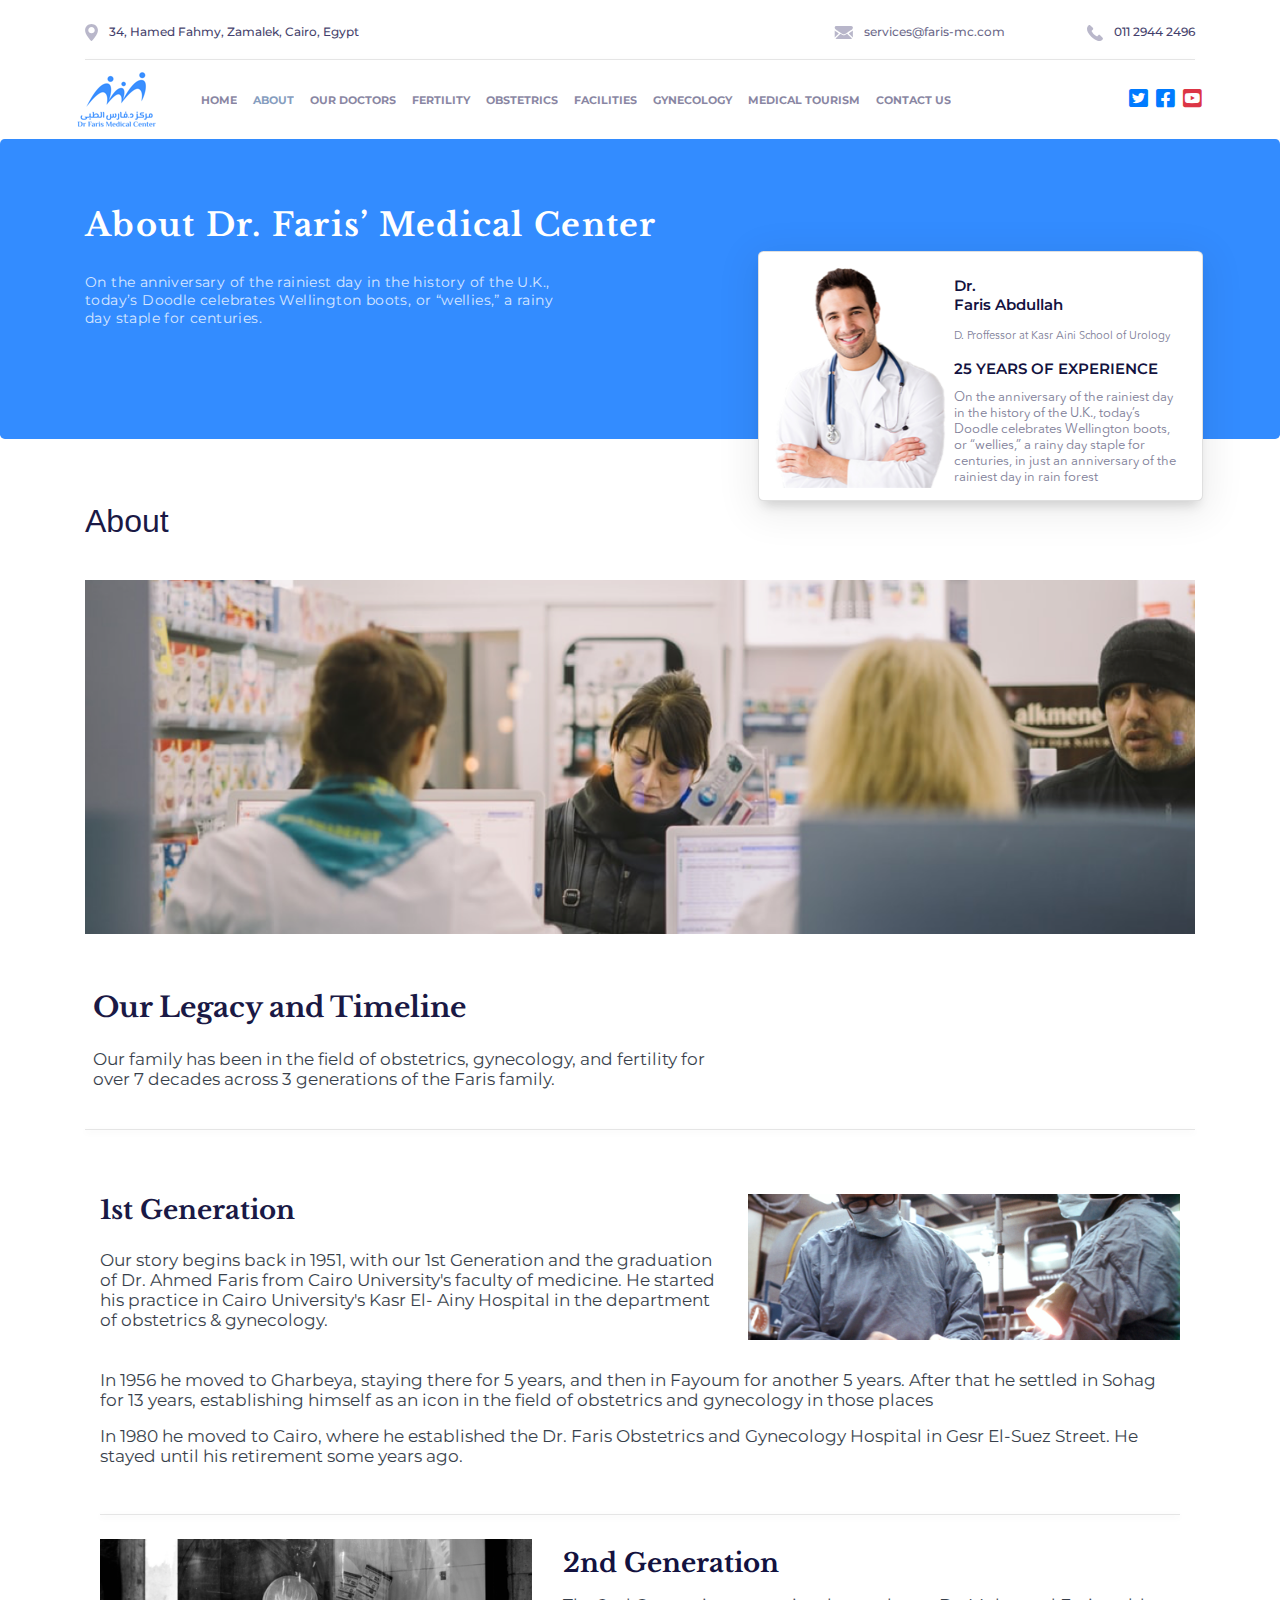
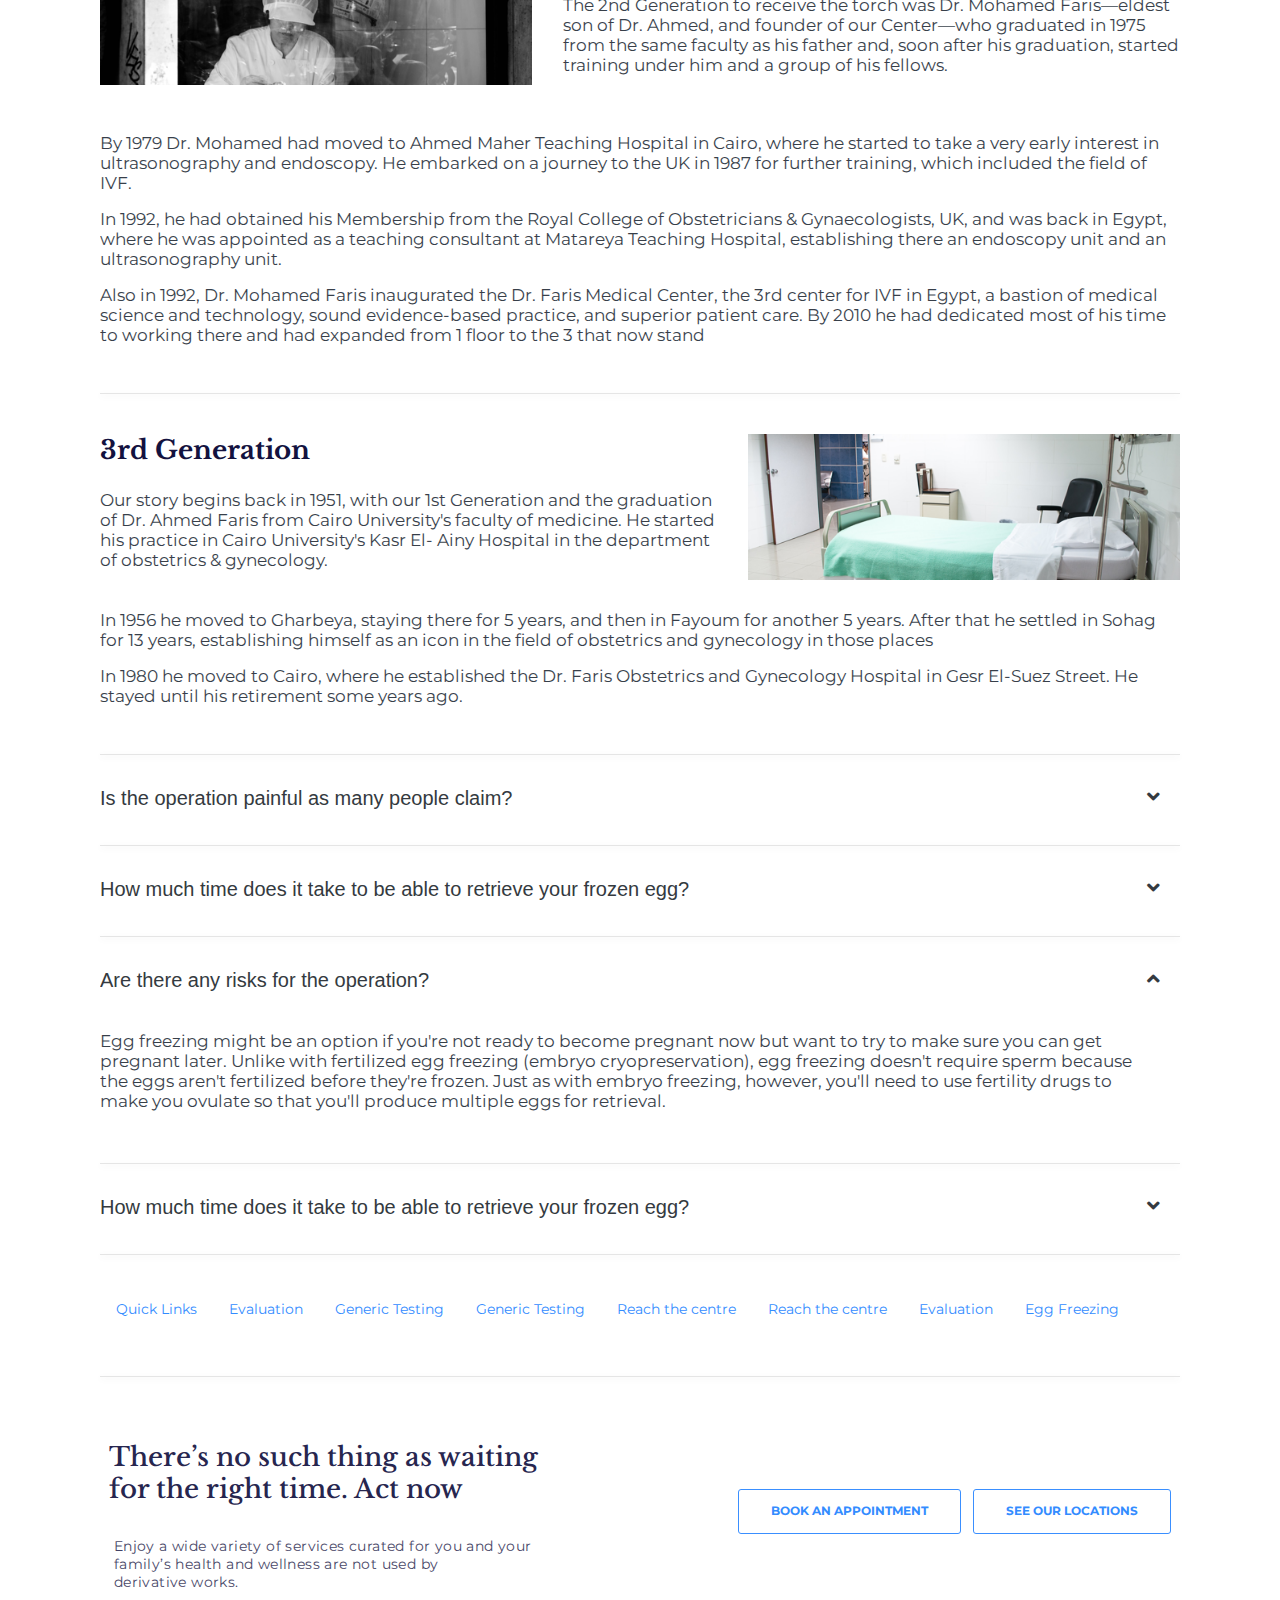
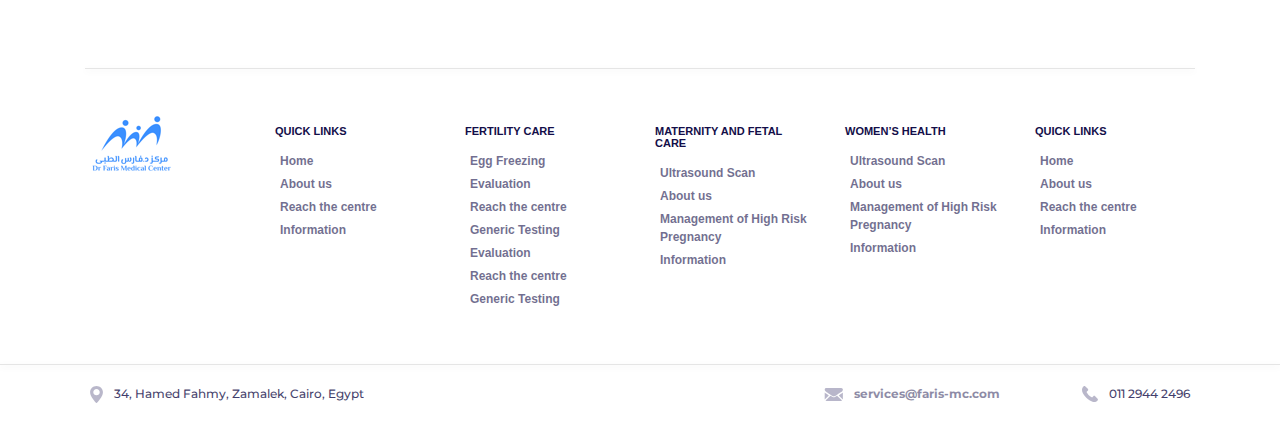
<file: aboutUs.html>
<!DOCTYPE html>
<html lang="en">

<head>
    <meta charset="UTF-8">
    <meta name="viewport" content="width=device-width, initial-scale=1.0">
    <meta http-equiv="X-UA-Compatible" content="ie=edge">
    <link rel="stylesheet" href="https://cdnjs.cloudflare.com/ajax/libs/twitter-bootstrap/4.3.1/css/bootstrap.min.css">
    <link rel="stylesheet" href="https://cdnjs.cloudflare.com/ajax/libs/font-awesome/5.11.2/css/all.min.css">
    <link href="https://fonts.googleapis.com/css?family=Montserrat:400,700,800,900&display=swap" rel="stylesheet">
    <link href="https://fonts.googleapis.com/css2?family=Libre+Baskerville&display=swap" rel="stylesheet">
    <link href="https://fonts.googleapis.com/css?family=Cairo:400,700&display=swap" rel="stylesheet">
    <link rel="icon" href="images/logo.png">
    <link rel="stylesheet" href="package/css/swiper.min.css">
    <link rel="stylesheet" href="css/style.css">
    <!-- <link rel="stylesheet" href="css/styleAr.css"> -->
    <title> About Us </title>
</head>

<body>

    <!-- Header -->
    <header class="pt-4">
        <div class="container firstHead">
            <div class="row">
                <div class="col-lg-6 col-md-5 col-sm-5 col-12">
                    <p class="textHeader"><img class="pr-2" src="images/map.svg"> 34, Hamed Fahmy, Zamalek, Cairo, Egypt
                    </p>
                </div>
                <div class="col-md-4 col-sm-4 col-7">
                    <p class="textHeader textMedia"><img class="pr-2" src="images/mail.svg"><a
                            href="mailto:services@faris-mc.com"> services@faris-mc.com </a></p>
                </div>
                <div class="col-lg-2 col-md-3 col-sm-3 col-5">
                    <p class="textHeader textMedia"><img class="pr-2" src="images/call.svg"> 011 2944 2496</p>
                </div>
            </div>
            <hr class="hr">
        </div>
    </header>

    <!-- Navbar -->
    <div class="container-fluid mt-0 bg-white" id="navbar">
        <nav class="navbar container navbar-expand-lg bg-white navbar-light bg-light p-0">
            <a class="navbar-brand" href="index.html"><img src="images/logo.png" alt="Dr Faris"></a>
            <button class="navbar-toggler" type="button" data-toggle="collapse" data-target="#navbarSupportedContent"
                aria-controls="navbarSupportedContent" aria-expanded="false" aria-label="Toggle navigation">
                <span class="navbar-toggler-icon"></span>
            </button>

            <div class="collapse navbar-collapse" id="navbarSupportedContent">
                <ul class="navbar-nav mr-auto">
                    <li class="nav-item">
                        <a class="nav-link" href="index.html"> HOME </a>
                    </li>
                    <li class="nav-item active">
                        <a class="nav-link" href="aboutUs.html">ABOUT</a>
                    </li>
                    <li class="nav-item">
                        <a class="nav-link" href="team.html">OUR DOCTORS </a>
                    </li>
                    <li class="nav-item">
                        <a class="nav-link" href="fertility.html">FERTILITY </a>
                    </li>
                    <li class="nav-item">
                        <a class="nav-link" href="obstetrics.html">OBSTETRICS</a>
                    </li>
                    <li class="nav-item">
                        <a class="nav-link" href="facilities.html">FACILITIES</a>
                    </li>
                    <!-- <li class="nav-item">
                        <a class="nav-link" href="#">WOMEN’S HEALTH</a>
                    </li> -->
                    <li class="nav-item">
                        <a class="nav-link" href="gynecology.html">GYNECOLOGY</a>
                    </li>
                    <li class="nav-item">
                        <a class="nav-link" href="medicalTourism.html">MEDICAL TOURISM</a>
                    </li>
                    <li class="nav-item">
                        <a class="nav-link" href="contactUs.html">CONTACT US</a>
                    </li>
                </ul>
                <ul class="navbar-nav ml-auto pr-2">
                    <li class="form-inline pt-3 pb-3">
                        <a href="#" class="pr-2 social_1"><i class="fab fa-twitter-square fa-lg text-primary"></i></a>
                        <a href="#" class="pr-2 social_2"><i class="fab fa-facebook-square fa-lg"></i></a>
                        <a href="#" class="social_1"><i class="fab fa-youtube-square fa-lg text-danger"></i></a>
                    </li>
                </ul>
            </div>
        </nav>
    </div>

    <div class="jumbotron mt-0 jumbotronAboutUs">
        <div class="container">
            <div class="row justify-content-around">
                <div class="col-lg-7">
                    <div>
                        <h3 class="text-white">About Dr. Faris’ Medical Center</h3>
                        <p class="pt-3 textPage text-white">
                            On the anniversary of the rainiest day in the history of the U.K.,<br> today’s Doodle
                            celebrates Wellington boots, or “wellies,” a rainy <br> day staple for centuries.
                        </p>
                    </div>
                </div>
                <div class="col-lg-5">
                    <div class="secondPage">
                        <div class="card cardDr mb-3">
                            <div class="row no-gutters">
                                <div class="col-md-5">
                                    <img src="images/doctor-.png" class="img-fluid">
                                </div>
                                <div class="col-md-7">
                                    <div class="card-body text-left">
                                        <h5 class="AboutText text-left">Dr. <br> Faris Abdullah</h5>
                                        <p class="textSmaller text-left pt-2">D. Proffessor at Kasr Aini School of
                                            Urology</p>
                                        <h5 class="card-title text-left">25 YEARS OF EXPERIENCE</h5>
                                        <p class="textDr text-left">
                                            On the anniversary of the rainiest day in the history of the U.K., today’s
                                            Doodle celebrates Wellington boots,
                                            or “wellies,” a rainy day staple for centuries, in just an anniversary of
                                            the rainiest day in rain forest
                                        </p>
                                    </div>
                                </div>
                            </div>
                        </div>
                    </div>
                </div>
            </div>
        </div>
    </div>

    <div class="jumbotron py-3 bg-white">
        <div class="container">
            <h2 class="py-3 colorB">About</h2>
            <img src="images/rectangle.png" class="img-fluid pt-3 pb-2">
            <div class="row pt-5">
                <div class="col-lg-7 col-md-7 col-sm-12 col-12">
                    <h2 class="aboutTeam colorB pl-2">Our Legacy and Timeline</h2>
                    <p class="ptext pt-3 pl-2">Our family has been in the field of obstetrics, gynecology, and fertility
                        for over 7
                        decades across 3 generations of the Faris family.</p>
                </div>
            </div>
            <hr class="hr2 p-0 mt-4">
            <!-- Treatments -->
            <div class="container pt-5 pb-3">
                <div class="row pb-4">
                    <div class="col-lg-7 col-md-6 col-12 ">
                        <h4 class="mb-3 font-weight-bold colorB">1st Generation</h4>
                        <p class="ptext pt-2">
                            Our story begins back in 1951, with our 1st Generation and the graduation of Dr. Ahmed Faris
                            from Cairo University's faculty of medicine. He started his practice in Cairo University's
                            Kasr El- Ainy Hospital in the department of obstetrics & gynecology.
                        </p>
                    </div>
                    <div class="col-lg-5 col-md-6 col-12 text-right ">
                        <img src="images/doctors_operations.png" class="img-fluid float-right">
                    </div>
                </div>
                <p class="ptext">
                    In 1956 he moved to Gharbeya, staying there for 5 years, and then in Fayoum for another 5 years.
                    After that he settled in Sohag for 13 years, establishing himself as an icon in the field of
                    obstetrics and gynecology in those places
                </p>
                <p class="ptext">
                    In 1980 he moved to Cairo, where he established the Dr. Faris Obstetrics and Gynecology Hospital in
                    Gesr El-Suez Street. He stayed until his retirement some years ago.
                </p>
                <hr class="hr2 p-0 mt-5">
                <div class="row my-4">
                    <div class="col-lg-5 col-md-6 col-12 text-right ">
                        <img src="images/doctorw.png" class="img-fluid float-left pb-4">
                    </div>
                    <div class="col-lg-7 col-md-6 col-12 ">
                        <h4 class="mb-3 pHead pt-2 font-weight-bold colorB">2nd Generation</h4>
                        <p class="ptext">
                            The 2nd Generation to receive the torch was Dr. Mohamed Faris—eldest son of Dr. Ahmed, and founder of our Center—who graduated in 1975 from the same faculty as his father and, soon after his graduation, started training under him and a group of his fellows.    
                        </p>
                    </div>
                </div>
                <p class="ptext">
                    By 1979 Dr. Mohamed had moved to Ahmed Maher Teaching Hospital in Cairo, where he started to take a very early interest in ultrasonography and endoscopy. He embarked on a journey to the UK in 1987 for further training, which included the field of IVF.
                </p>
                <p class="ptext">
                    In 1992, he had obtained his Membership from the Royal College of Obstetricians & Gynaecologists, UK, and was back in Egypt, where he was appointed as a teaching consultant at Matareya Teaching Hospital, establishing there an endoscopy unit and an ultrasonography unit.
                </p>
                <p class="ptext">
                    Also in 1992, Dr. Mohamed Faris inaugurated the Dr. Faris Medical Center, the 3rd center for IVF in Egypt, a bastion of medical science and technology, sound evidence-based practice, and superior patient care. By 2010 he had dedicated most of his time to working there and had expanded from 1 floor to the 3 that now stand
                </p>
                <hr class="hr2 p-0 mt-5">

                <div class="row py-4">
                    <div class="col-lg-7 col-md-6 col-12 ">
                        <h4 class="mb-3 pHead font-weight-bold colorB">3rd Generation</h4>
                        <p class="ptext pt-2">
                            Our story begins back in 1951, with our 1st Generation and the graduation of Dr. Ahmed Faris from Cairo University's faculty of medicine. He started his practice in Cairo University's Kasr El- Ainy Hospital in the department of obstetrics & gynecology.
                        </p>
                    </div>
                    <div class="col-lg-5 col-md-6 col-12 text-right ">
                        <img src="images/bed.png" class="img-fluid float-right">
                    </div>
                </div>
                <p class="ptext">
                    In 1956 he moved to Gharbeya, staying there for 5 years, and then in Fayoum for another 5 years. After that he settled in Sohag for 13 years, establishing himself as an icon in the field of obstetrics and gynecology in those places
                </p>
                <p class="ptext">
                    In 1980 he moved to Cairo, where he established the Dr. Faris Obstetrics and Gynecology Hospital in Gesr El-Suez Street. He stayed until his retirement some years ago.
                </p>
                <hr class="hr2 p-0 mt-5">

                <div class="accordion border-0 md-accordion" id="accordionExEx" role="tablist"
                    aria-multiselectable="true">

                    <div class="card border-0 firstUploadCollapse">

                        <div class="card-header bg-white pl-0 pt-3 border-0" role="tab">
                            <a data-toggle="collapse" data-parent="#accordionExEx" href=".collapseDetailsBs"
                                aria-expanded="true" aria-controls="collapseDetailsBs">
                                <h5 class="mb-2 px-0 border-0 text-dark">
                                    Is the operation painful as many people claim?
                                    <i class="float-right fas fa-angle-down rotate-icon"></i>
                                </h5>
                            </a>
                        </div>

                        <div class="collapse borderd border-top-0  collapseDetailsBs" role="tabpanel"
                            aria-labelledby="headingOne1" data-parent="#accordionExEx">
                            <div class="card-body">
                                <div class="pl-0 ml-0">
                                    <p class="ptext">
                                        Egg freezing might be an option if you're not ready to become pregnant
                                        now but want to try to make sure you can get pregnant later.
                                        Unlike with fertilized egg freezing (embryo cryopreservation),
                                        egg freezing doesn't require sperm because the eggs aren't fertilized
                                        before they're frozen. Just as with embryo freezing, however,
                                        you'll need to use fertility drugs to make you ovulate so that
                                        you'll produce multiple eggs for retrieval.
                                    </p>
                                </div>
                            </div>
                        </div>

                    </div>
                    <hr class="hr2 p-0">
                </div>

                <div class="accordion border-0 md-accordion" id="accordionEx2" role="tablist"
                    aria-multiselectable="true">

                    <div class="card border-0 firstUploadCollapse">

                        <div class="card-header bg-white pl-0 pt-3 border-0" role="tab">
                            <a data-toggle="collapse" data-parent="#accordionEx2" href=".collapseDetails"
                                aria-expanded="true" aria-controls="collapseDetails">
                                <h5 class="mb-2 px-0 border-0 text-dark">
                                    How much time does it take to be able to retrieve your frozen egg?
                                    <i class="float-right fas fa-angle-down rotate-icon"></i>
                                </h5>
                            </a>
                        </div>

                        <div class="collapse borderd border-top-0  collapseDetails" role="tabpanel"
                            aria-labelledby="headingOne1" data-parent="#accordionEx2">
                            <div class="card-body">
                                <div class="pl-0 ml-0">
                                    <p class="ptext">
                                        Egg freezing might be an option if you're not ready to become pregnant
                                        now but want to try to make sure you can get pregnant later.
                                        Unlike with fertilized egg freezing (embryo cryopreservation),
                                        egg freezing doesn't require sperm because the eggs aren't fertilized
                                        before they're frozen. Just as with embryo freezing, however,
                                        you'll need to use fertility drugs to make you ovulate so that
                                        you'll produce multiple eggs for retrieval.
                                    </p>
                                </div>
                            </div>
                        </div>

                    </div>
                    <hr class="hr2 p-0">

                </div>

                <div class="accordion border-0 md-accordion" id="accordionExD" role="tablist"
                    aria-multiselectable="true">

                    <div class="card border-0 firstUploadCollapse">

                        <div class="card-header bg-white pl-0 pt-3 border-0" role="tab">
                            <a data-toggle="collapse" data-parent="#accordionExD" href=".risk" aria-expanded="true"
                                aria-controls="risk">
                                <h5 class="mb-2 px-0 border-0 text-dark">
                                    Are there any risks for the operation?
                                    <i class="float-right fas fa-angle-up rotate-icon"></i>
                                </h5>
                            </a>
                        </div>

                        <div class="collapse show borderd border-top-0  risk" role="tabpanel"
                            aria-labelledby="headingOne1" data-parent="#accordionExD">
                            <div class="card-body">
                                <div class="pl-0 ml-0">
                                    <p class="ptext">
                                        Egg freezing might be an option if you're not ready to become pregnant
                                        now but want to try to make sure you can get pregnant later.
                                        Unlike with fertilized egg freezing (embryo cryopreservation),
                                        egg freezing doesn't require sperm because the eggs aren't fertilized
                                        before they're frozen. Just as with embryo freezing, however,
                                        you'll need to use fertility drugs to make you ovulate so that
                                        you'll produce multiple eggs for retrieval.
                                    </p>
                                </div>
                            </div>
                        </div>

                    </div>
                    <hr class="hr2 p-0">

                </div>

                <div class="accordion border-0 md-accordion" id="accordionOperation" role="tablist"
                    aria-multiselectable="true">

                    <div class="card border-0 firstUploadCollapse">

                        <div class="card-header bg-white pl-0 pt-3 border-0" role="tab">
                            <a data-toggle="collapse" data-parent="#accordionOperation" href=".collapseOperation"
                                aria-expanded="true" aria-controls="collapseOperation">
                                <h5 class="mb-2 px-0 border-0 text-dark">
                                    How much time does it take to be able to retrieve your frozen egg?
                                    <i class="float-right fas fa-angle-down rotate-icon"></i>
                                </h5>
                            </a>
                        </div>

                        <div class="collapse borderd border-top-0  collapseOperation" role="tabpanel"
                            aria-labelledby="headingOne1" data-parent="#accordionOperation">
                            <div class="card-body">
                                <div class="pl-0 ml-0">
                                    <p class="ptext">
                                        Egg freezing might be an option if you're not ready to become pregnant
                                        now but want to try to make sure you can get pregnant later.
                                        Unlike with fertilized egg freezing (embryo cryopreservation),
                                        egg freezing doesn't require sperm because the eggs aren't fertilized
                                        before they're frozen. Just as with embryo freezing, however,
                                        you'll need to use fertility drugs to make you ovulate so that
                                        you'll produce multiple eggs for retrieval.
                                    </p>
                                </div>
                            </div>
                        </div>

                    </div>
                    <hr class="hr2 p-0">

                </div>

            </div>

            <!-- Quick links -->
            <div class="container pt-1">
                <nav class="nav quickLinks">
                    <a class="nav-link active" href="#">Quick Links</a>
                    <a class="nav-link" href="#">Evaluation</a>
                    <a class="nav-link" href="#">Generic Testing </a>
                    <a class="nav-link" href="#">Generic Testing </a>
                    <a class="nav-link" href="#">Reach the centre</a>
                    <a class="nav-link" href="#">Reach the centre</a>
                    <a class="nav-link" href="#">Evaluation</a>
                    <a class="nav-link" href="#">Egg Freezing</a>
                </nav>
                <hr class="hr2 p-0 mt-5">
            </div>
            
        </div>
    </div>

    <!-- Footer -->
    <div class="footer">
        <div class="jumbotron pt-0 jumbotronFooterAbout">
            <div class="container">
                <div class="row justify-content-around">
                    <div class="col-sm-5 col-12">
                        <div>
                            <h4>There’s no such thing as waiting for the right time. Act now</h4>
                            <p class="pt-4 textPage">Enjoy a wide variety of services curated for you and your
                                family’s health and wellness are not used by <br> derivative works. </p>
                        </div>
                    </div>
                    <div class="col-sm-6 col-12">
                        <div class="pt-5 fRight">
                            <button class="btn btn-outline-light  mr-2 " data-toggle="modal" data-target="#bookAppointment">BOOK AN APPOINTMENT</button>
                            <button class="btn btn-outline-light"> SEE OUR LOCATIONS </button>
                        </div>
                    </div>
                </div>
            </div>
        </div>
        <div>
            <div class="container links pt-2 pb-5">
                <hr class="hr2 p-0">
                <div class="row justify-content-around">
                    <div class="col-lg-2 col-md-3 col-sm-3 col-5">
                        <img src="images/logo.png" class="pt-4">
                    </div>
                    <div class="col-lg-2 col-md-3 col-sm-3 col-6 pt-2">
                        <h6>QUICK LINKS</h6>
                        <p><a href="#"> Home </a></p>
                        <p><a href="#"> About us </a></p>
                        <p><a href="#"> Reach the centre </a></p>
                        <p><a href="#"> Information </a></p>
                    </div>
                    <div class="col-lg-2 col-md-3 col-sm-3 col-5 pt-2">
                        <h6>FERTILITY CARE</h6>
                        <p><a href="#"> Egg Freezing </a></p>
                        <p><a href="#"> Evaluation </a></p>
                        <p><a href="#"> Reach the centre </a></p>
                        <p><a href="#"> Generic Testing </a></p>
                        <p><a href="#"> Evaluation </a></p>
                        <p><a href="#"> Reach the centre </a></p>
                        <p><a href="#"> Generic Testing </a></p>
                    </div>
                    <div class="col-lg-2 col-md-3 col-sm-3 col-6 pt-2">
                        <h6>MATERNITY AND FETAL CARE</h6>
                        <p><a href="#"> Ultrasound Scan </a></p>
                        <p><a href="#"> About us </a></p>
                        <p><a href="#"> Management of High Risk Pregnancy </a></p>
                        <p><a href="#"> Information </a></p>
                    </div>
                    <div class="col-lg-2 col-md-3 col-sm-3 col-5 pt-2">
                        <h6>WOMEN’S HEALTH</h6>
                        <p><a href="#"> Ultrasound Scan </a></p>
                        <p><a href="#"> About us </a></p>
                        <p><a href="#"> Management of High Risk Pregnancy </a></p>
                        <p><a href="#">Information </a></p>
                    </div>
                    <div class="col-lg-2 col-md-3 col-sm-3 col-6 pt-2">
                        <h6>QUICK LINKS</h6>
                        <p><a href="#"> Home </a></p>
                        <p><a href="#"> About us </a></p>
                        <p><a href="#"> Reach the centre </a></p>
                        <p><a href="#"> Information </a></p>
                    </div>
                </div>
            </div>
        </div>
        <hr class="hr2 p-0 mt-1">
        <div class="pb-3">
            <div class="container firstHead">
                <div class="row">
                    <div class="col-lg-6 col-md-5 col-sm-5 col-12">
                        <p class="textHeader"><img class="pr-2" src="images/map.svg"> 34, Hamed Fahmy, Zamalek, Cairo, Egypt
                        </p>
                    </div>
                    <div class="col-md-4 col-sm-4 col-7">
                        <p class="textHeader textMedia"><img class="pr-2" src="images/mail.svg"><a
                                href="mailto:services@faris-mc.com"> services@faris-mc.com </a></p>
                    </div>
                    <div class="col-lg-2 col-md-3 col-sm-3 col-5">
                        <p class="textHeader textMedia"><img class="pr-2" src="images/call.svg"> 011 2944 2496</p>
                    </div>
                </div>
            </div>
        </div>
    </div>

    <!-- Modal -->
    <div class="modal fade" id="bookAppointment" tabindex="-1" role="dialog" aria-labelledby="exampleModalLabel" aria-hidden="true">
        <div class="modal-dialog modal-lg" role="document">
            <div class="modal-content p-2">
                <div class="modal-header pb-0 border-bottom-0">
                    <h6 class="text-primary txtMons">RESERVE</h6>
                    <button type="button" class="close" data-dismiss="modal" aria-label="Close">
                        <span aria-hidden="true">&times;</span>
                    </button>
                </div>
                <div class="modal-body pt-3">
                    <h4 class="colorB txtLibre">Book an Appointment</h4>
                    <p class="pMe">Easily and comfortably book a seat from the comfort of your home and one of our agents will be in touch with you shortly</p>
                    <div class="pt-3">
                        <form class="form">
                            <div class="row">
                                <div class="col-md-6">
                                    <div class="form-group">
                                        <label for="name" class="pMe">NAME</label>
                                        <input type="text" id="name" class="form-control">
                                    </div>
                                </div>
                                <div class="col-md-6">
                                    <div class="form-group">
                                        <label for="phone" class="pMe">PHONE NUMBER</label>
                                        <input type="tel" id="phone" class="form-control">
                                    </div>
                                </div>
                            </div>
                            <div class="form-group">
                                <label class="pMe"> SELECT INQUIRY</label>
                                <select class="form-control form-control">
                                <option>I’m pregnant and I need follow-up</option>
                                <option>I’m pregnant and I need follow-up</option>
                                <option>I’m pregnant and I need follow-up</option>
                                </select>
                            </div>
                            <div class="row">
                                <div class="col-md-6">
                                    <button class="btn btnBook btn-block my-1">SEND</button>
                                </div>
                            </div>
                        </form>
                    </div>
                </div>
            </div>
        </div>
    </div>

    <script src="https://cdnjs.cloudflare.com/ajax/libs/jquery/3.4.1/jquery.min.js"></script>
    <script src="https://cdnjs.cloudflare.com/ajax/libs/popper.js/1.15.0/umd/popper.min.js"></script>
    <script src="https://cdnjs.cloudflare.com/ajax/libs/twitter-bootstrap/4.3.1/js/bootstrap.min.js"></script>
    <script src="package/js/swiper.min.js"></script>
    <script src="js/file.js"></script>
    <script>
        var swiper = new Swiper('.swiper-container', {
            slidesPerView: 3,
            spaceBetween: 30,
            freeMode: true,
            pagination: {
                el: '.swiper-pagination',
                clickable: true,
            },
        });
    </script>
    <script>
        $(".accordion h5>.fa-angle-down, .accordion h5>.fa-angle-up").on("click", function () {
            if ($(this).hasClass("fa-angle-down")) {
                $(this).removeClass("fa-angle-down").addClass("fa-angle-up")
            } else $(this).removeClass("fa-angle-up").addClass("fa-angle-down")
        })
    </script>
</body>

</html>
</file>
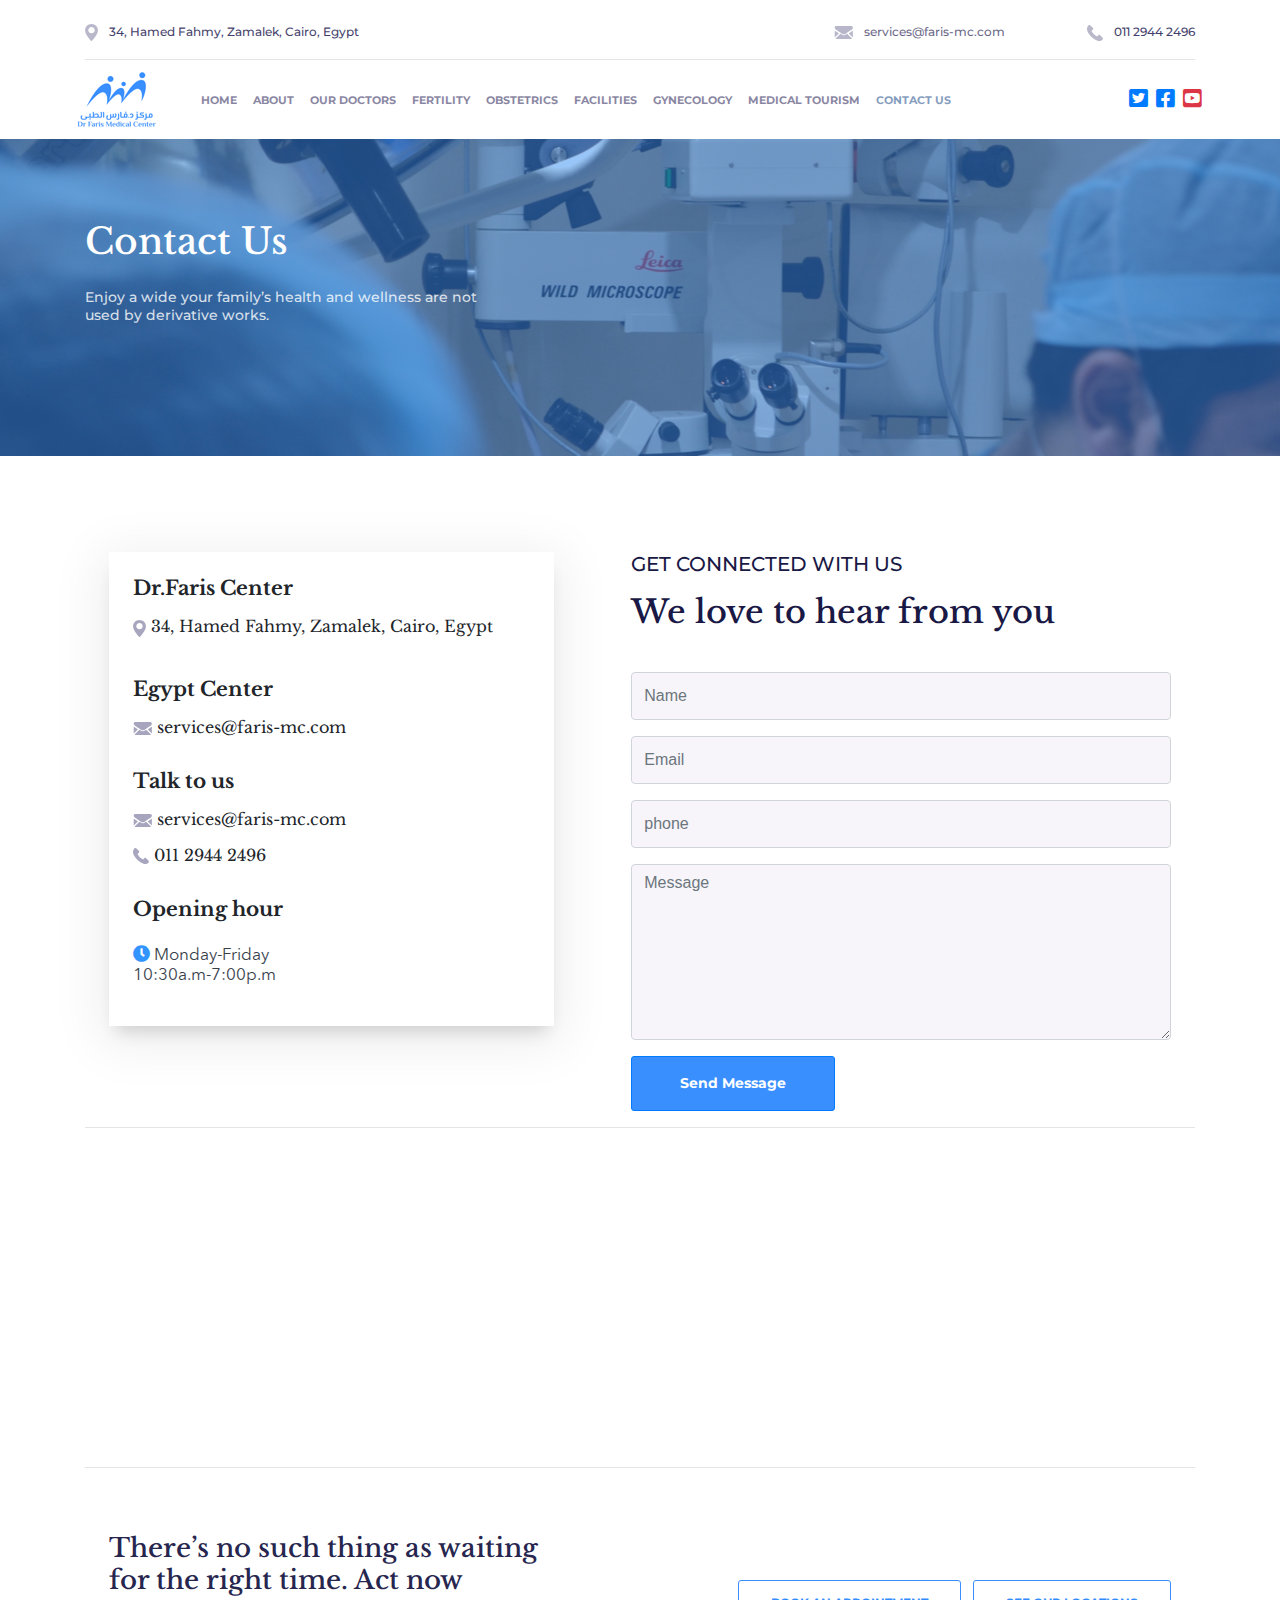
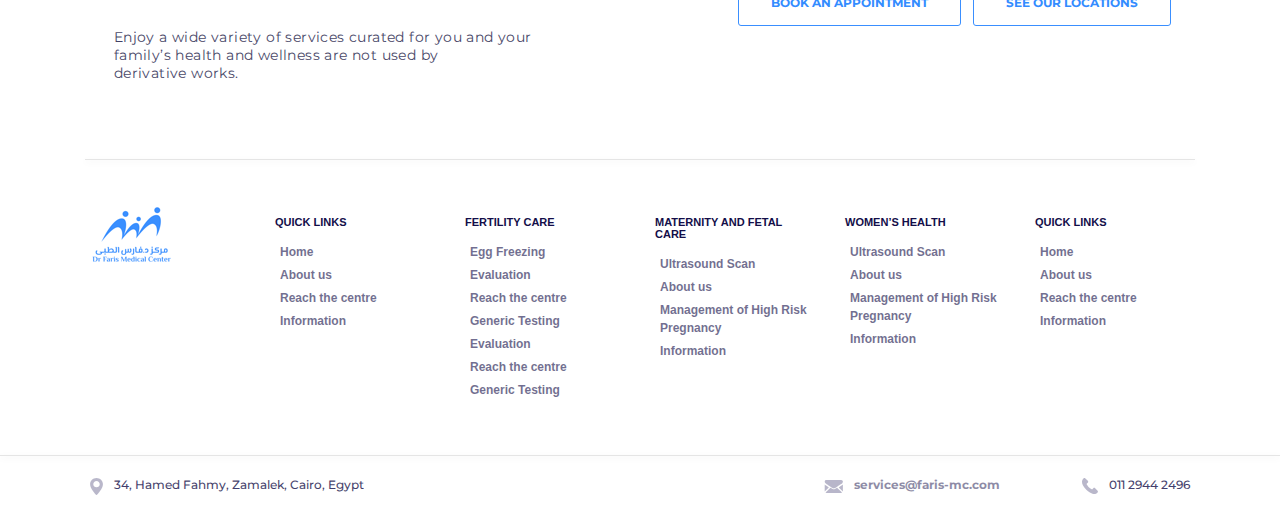
<file: contactUs.html>
<!DOCTYPE html>
<html lang="en">

<head>
    <meta charset="UTF-8">
    <meta name="viewport" content="width=device-width, initial-scale=1.0">
    <meta http-equiv="X-UA-Compatible" content="ie=edge">
    <link rel="stylesheet" href="https://cdnjs.cloudflare.com/ajax/libs/twitter-bootstrap/4.3.1/css/bootstrap.min.css">
    <link rel="stylesheet" href="https://cdnjs.cloudflare.com/ajax/libs/font-awesome/5.11.2/css/all.min.css">
    <link href="https://fonts.googleapis.com/css?family=Montserrat:400,700,800,900&display=swap" rel="stylesheet">
    <link href="https://fonts.googleapis.com/css2?family=Libre+Baskerville&display=swap" rel="stylesheet">
    <link href="https://fonts.googleapis.com/css?family=Cairo:400,700&display=swap" rel="stylesheet">
    <link rel="stylesheet" href="package/css/swiper.min.css">
    <link rel="icon" href="images/logo.png">
    <link rel="stylesheet" href="css/style.css">
    <link rel="stylesheet" href="css/style_facilities.css">
    <!-- <link rel="stylesheet" href="css/styleAr.css"> -->
    <title> Contact Us </title>
</head>

<body>

    <!-- Header -->
    <header class="pt-4">
        <div class="container firstHead">
            <div class="row">
                <div class="col-lg-6 col-md-5 col-sm-5 col-12">
                    <p class="textHeader"><img class="pr-2" src="images/map.svg"> 34, Hamed Fahmy, Zamalek, Cairo, Egypt
                    </p>
                </div>
                <div class="col-md-4 col-sm-4 col-7">
                    <p class="textHeader textMedia"><img class="pr-2" src="images/mail.svg"><a
                            href="mailto:services@faris-mc.com"> services@faris-mc.com </a></p>
                </div>
                <div class="col-lg-2 col-md-3 col-sm-3 col-5">
                    <p class="textHeader textMedia"><img class="pr-2" src="images/call.svg"> 011 2944 2496</p>
                </div>
            </div>
            <hr class="hr">
        </div>
    </header>

    <!-- Navbar -->
    <div class="container-fluid mt-0 bg-white" id="navbar">
        <nav class="navbar container navbar-expand-lg bg-white navbar-light bg-light p-0">
            <a class="navbar-brand" href="index.html"><img src="images/logo.png" alt="Dr Faris"></a>
            <button class="navbar-toggler" type="button" data-toggle="collapse" data-target="#navbarSupportedContent"
                aria-controls="navbarSupportedContent" aria-expanded="false" aria-label="Toggle navigation">
                <span class="navbar-toggler-icon"></span>
            </button>

            <div class="collapse navbar-collapse" id="navbarSupportedContent">
                <ul class="navbar-nav mr-auto">
                    <li class="nav-item">
                        <a class="nav-link" href="index.html"> HOME </a>
                    </li>
                    <li class="nav-item">
                        <a class="nav-link" href="aboutUs.html">ABOUT</a>
                    </li>
                    <li class="nav-item">
                        <a class="nav-link" href="team.html">OUR DOCTORS </a>
                    </li>
                    <li class="nav-item">
                        <a class="nav-link" href="fertility.html">FERTILITY</a>
                    </li>
                    <li class="nav-item">
                        <a class="nav-link" href="obstetrics.html">OBSTETRICS</a>
                    </li>
                    <li class="nav-item">
                        <a class="nav-link" href="facilities.html">FACILITIES</a>
                    </li>
                    <!-- <li class="nav-item">
                        <a class="nav-link" href="#">WOMEN’S HEALTH</a>
                    </li> -->
                    <li class="nav-item">
                        <a class="nav-link" href="gynecology.html">GYNECOLOGY</a>
                    </li>
                    
                    <li class="nav-item">
                        <a class="nav-link" href="medicalTourism.html">MEDICAL TOURISM</a>
                    </li>
                    <li class="nav-item active">
                        <a class="nav-link" href="contactUs.html">CONTACT US</a>
                    </li>
                </ul>
                <ul class="navbar-nav ml-auto pr-2">
                    <li class="form-inline pt-3 pb-3">
                        <a href="#" class="pr-2 social_1"><i class="fab fa-twitter-square fa-lg text-primary"></i></a>
                        <a href="#" class="pr-2 social_2"><i class="fab fa-facebook-square fa-lg"></i></a>
                        <a href="#" class="social_1"><i class="fab fa-youtube-square fa-lg text-danger"></i></a>
                    </li>
                </ul>
            </div>
        </nav>
    </div>

    <!-- section two babys -->
    <div class="hero">
        <div class="container">
            <div class="contentSection">
                <h1>Contact Us</h1>
                <h4 class="pt-3">Enjoy a wide your family’s health and wellness are not <br> used by derivative works.
                </h4>
            </div>
        </div>
    </div>

    <!-- Treatments -->
    <div class="contactUs pt-5">
        <div class="container">
            <div class="row justify-content-around">
                <div class="col-md-5 pt-5 txtLibre">
                    <div class="induction2 p-4">
                        <h5 class="font-weight-bold">Dr.Faris Center</h5>
                        <p class="py-2"><img src="images/map.svg"> 34, Hamed Fahmy, Zamalek, Cairo, Egypt</p>
                        <h5 class="pt-3 font-weight-bold">Egypt Center</h5>
                        <p class="pt-2"><img src="images/mail.svg"> services@faris-mc.com</p>
                        <h5 class="pt-3 font-weight-bold">Talk to us</h5>
                        <p class="pt-2"><img src="images/mail.svg"> services@faris-mc.com</p>
                        <p><img src="images/call.svg"> 011 2944 2496 </p>
                        <h5 class="pt-3 font-weight-bold">Opening hour</h5>
                        <p class="ptext pt-3"><i class="fa fa-clock text-primary"></i> Monday-Friday <br> 10:30a.m-7:00p.m </p>
                    </div>
                </div>
                <div class="col-md-6">
                    <h5 class="txtMons colorB pt-5">GET CONNECTED WITH US</h5>
                    <h2 class="txtLibre colorB py-2">We love to hear from you</h2>
                    <form action="#" class="form pt-4">
                        <input required type="text" placeholder="Name" class="form-control">
                        <input required type="Email" placeholder="Email" class="form-control my-3">
                        <input required type="tel" placeholder="phone" class="form-control">
                        <textarea required placeholder="Message" class="form-control my-3"></textarea>
                        <button class="btn btn-primary txtMons py-3 px-5">Send Message</button>
                    </form>
                </div>
            </div>
            <hr>
            <div class="mapouter"><div class="gmap_canvas"><iframe width="100%" height="300" id="gmap_canvas" src="https://maps.google.com/maps?ll=30.04245390000001,31.2002801&q=Mohi Al Din Abou Al Ezz&t=&z=14&ie=UTF8&iwloc=&output=embed" frameborder="0" scrolling="no" marginheight="0" marginwidth="0"></iframe><a href="https://techwithlove.com/how-to-know-who-viewed-my-whatsapp-profile/"></a></div><style>.mapouter{position:relative;text-align:right;height:auto;max-width:100%;}.gmap_canvas {overflow:hidden;background:none!important;height:auto;-maxwidth:100%}</style></div>
            <hr>
        </div>
    </div>
    

    <!-- Footer -->
    <div class="footer">
        <div class="jumbotron jumbotronFooterAbout">
            <div class="container">
                <div class="row justify-content-around">
                    <div class="col-sm-5 col-12">
                        <div>
                            <h4>There’s no such thing as waiting for the right time. Act now</h4>
                            <p class="pt-4 textPage">Enjoy a wide variety of services curated for you and your
                                family’s health and wellness are not used by <br> derivative works. </p>
                        </div>
                    </div>
                    <div class="col-sm-6 col-12">
                        <div class="pt-5 fRight">
                            <button class="btn btn-outline-light  mr-2" data-toggle="modal" data-target="#bookAppointment">BOOK AN APPOINTMENT</button>
                            <button class="btn btn-outline-light"> SEE OUR LOCATIONS </button>
                        </div>
                    </div>
                </div>
            </div>
        </div>
        <div>
            <div class="container links pt-2 pb-5">
                <hr class="hr2 p-0">
                <div class="row justify-content-around">
                    <div class="col-lg-2 col-md-3 col-sm-3 col-5">
                        <img src="images/logo.png" class="pt-4">
                    </div>
                    <div class="col-lg-2 col-md-3 col-sm-3 col-6 pt-2">
                        <h6>QUICK LINKS</h6>
                        <p><a href="#"> Home </a></p>
                        <p><a href="#"> About us </a></p>
                        <p><a href="#"> Reach the centre </a></p>
                        <p><a href="#"> Information </a></p>
                    </div>
                    <div class="col-lg-2 col-md-3 col-sm-3 col-5 pt-2">
                        <h6>FERTILITY CARE</h6>
                        <p><a href="#"> Egg Freezing </a></p>
                        <p><a href="#"> Evaluation </a></p>
                        <p><a href="#"> Reach the centre </a></p>
                        <p><a href="#"> Generic Testing </a></p>
                        <p><a href="#"> Evaluation </a></p>
                        <p><a href="#"> Reach the centre </a></p>
                        <p><a href="#"> Generic Testing </a></p>
                    </div>
                    <div class="col-lg-2 col-md-3 col-sm-3 col-6 pt-2">
                        <h6>MATERNITY AND FETAL CARE</h6>
                        <p><a href="#"> Ultrasound Scan </a></p>
                        <p><a href="#"> About us </a></p>
                        <p><a href="#"> Management of High Risk Pregnancy </a></p>
                        <p><a href="#"> Information </a></p>
                    </div>
                    <div class="col-lg-2 col-md-3 col-sm-3 col-5 pt-2">
                        <h6>WOMEN’S HEALTH</h6>
                        <p><a href="#"> Ultrasound Scan </a></p>
                        <p><a href="#"> About us </a></p>
                        <p><a href="#"> Management of High Risk Pregnancy </a></p>
                        <p><a href="#">Information </a></p>
                    </div>
                    <div class="col-lg-2 col-md-3 col-sm-3 col-6 pt-2">
                        <h6>QUICK LINKS</h6>
                        <p><a href="#"> Home </a></p>
                        <p><a href="#"> About us </a></p>
                        <p><a href="#"> Reach the centre </a></p>
                        <p><a href="#"> Information </a></p>
                    </div>
                </div>
            </div>
        </div>
        <hr class="hr2 p-0 mt-1">
        <div class="pb-3">
            <div class="container firstHead">
                <div class="row">
                    <div class="col-lg-6 col-md-5 col-sm-5 col-12">
                        <p class="textHeader"><img class="pr-2" src="images/map.svg"> 34, Hamed Fahmy, Zamalek, Cairo, Egypt
                        </p>
                    </div>
                    <div class="col-md-4 col-sm-4 col-7">
                        <p class="textHeader textMedia"><img class="pr-2" src="images/mail.svg"><a
                                href="mailto:services@faris-mc.com"> services@faris-mc.com </a></p>
                    </div>
                    <div class="col-lg-2 col-md-3 col-sm-3 col-5">
                        <p class="textHeader textMedia"><img class="pr-2" src="images/call.svg"> 011 2944 2496</p>
                    </div>
                </div>
            </div>
        </div>
    </div>

    <!-- Modal -->
    <div class="modal fade" id="bookAppointment" tabindex="-1" role="dialog" aria-labelledby="exampleModalLabel" aria-hidden="true">
        <div class="modal-dialog modal-lg" role="document">
            <div class="modal-content p-2">
                <div class="modal-header pb-0 border-bottom-0">
                    <h6 class="text-primary txtMons">RESERVE</h6>
                    <button type="button" class="close" data-dismiss="modal" aria-label="Close">
                        <span aria-hidden="true">&times;</span>
                    </button>
                </div>
                <div class="modal-body pt-3">
                    <h4 class="colorB txtLibre">Book an Appointment</h4>
                    <p class="pMe">Easily and comfortably book a seat from the comfort of your home and one of our agents will be in touch with you shortly</p>
                    <div class="pt-3">
                        <form class="form">
                            <div class="row">
                                <div class="col-md-6">
                                    <div class="form-group">
                                        <label for="name" class="pMe">NAME</label>
                                        <input type="text" id="name" class="form-control">
                                    </div>
                                </div>
                                <div class="col-md-6">
                                    <div class="form-group">
                                        <label for="phone" class="pMe">PHONE NUMBER</label>
                                        <input type="tel" id="phone" class="form-control">
                                    </div>
                                </div>
                            </div>
                            <div class="form-group">
                                <label class="pMe"> SELECT INQUIRY</label>
                                <select class="form-control form-control">
                                <option>I’m pregnant and I need follow-up</option>
                                <option>I’m pregnant and I need follow-up</option>
                                <option>I’m pregnant and I need follow-up</option>
                                </select>
                            </div>
                            <div class="row">
                                <div class="col-md-6">
                                    <button class="btn btnBook btn-block my-1">SEND</button>
                                </div>
                            </div>
                        </form>
                    </div>
                </div>
            </div>
        </div>
    </div>

    <script src="https://cdnjs.cloudflare.com/ajax/libs/jquery/3.4.1/jquery.min.js"></script>
    <script src="https://cdnjs.cloudflare.com/ajax/libs/popper.js/1.15.0/umd/popper.min.js"></script>
    <script src="https://cdnjs.cloudflare.com/ajax/libs/twitter-bootstrap/4.3.1/js/bootstrap.min.js"></script>
    <script src="package/js/swiper.min.js"></script>
    <script>
      var galleryThumbs = new Swiper('.gallery-thumbs', {
        spaceBetween: 40,
        slidesPerView: 5,
        freeMode: true,
        watchSlidesVisibility: true,
        watchSlidesProgress: true,
      });
      var galleryTop = new Swiper('.gallery-top', {
        spaceBetween: 10,
        navigation: {
          nextEl: '.swiper-button-next',
          prevEl: '.swiper-button-prev',
        },
        thumbs: {
          swiper: galleryThumbs
        }
      });
    </script>
    <script>
        $(".accordion h5>.fa-angle-down, .accordion h5>.fa-angle-up").on("click", function () {
            if ($(this).hasClass("fa-angle-down")) {
                $(this).removeClass("fa-angle-down").addClass("fa-angle-up")
            } else $(this).removeClass("fa-angle-up").addClass("fa-angle-down")
        })
    </script>
    <script src="js/file.js"></script>
</body>

</html>
</file>
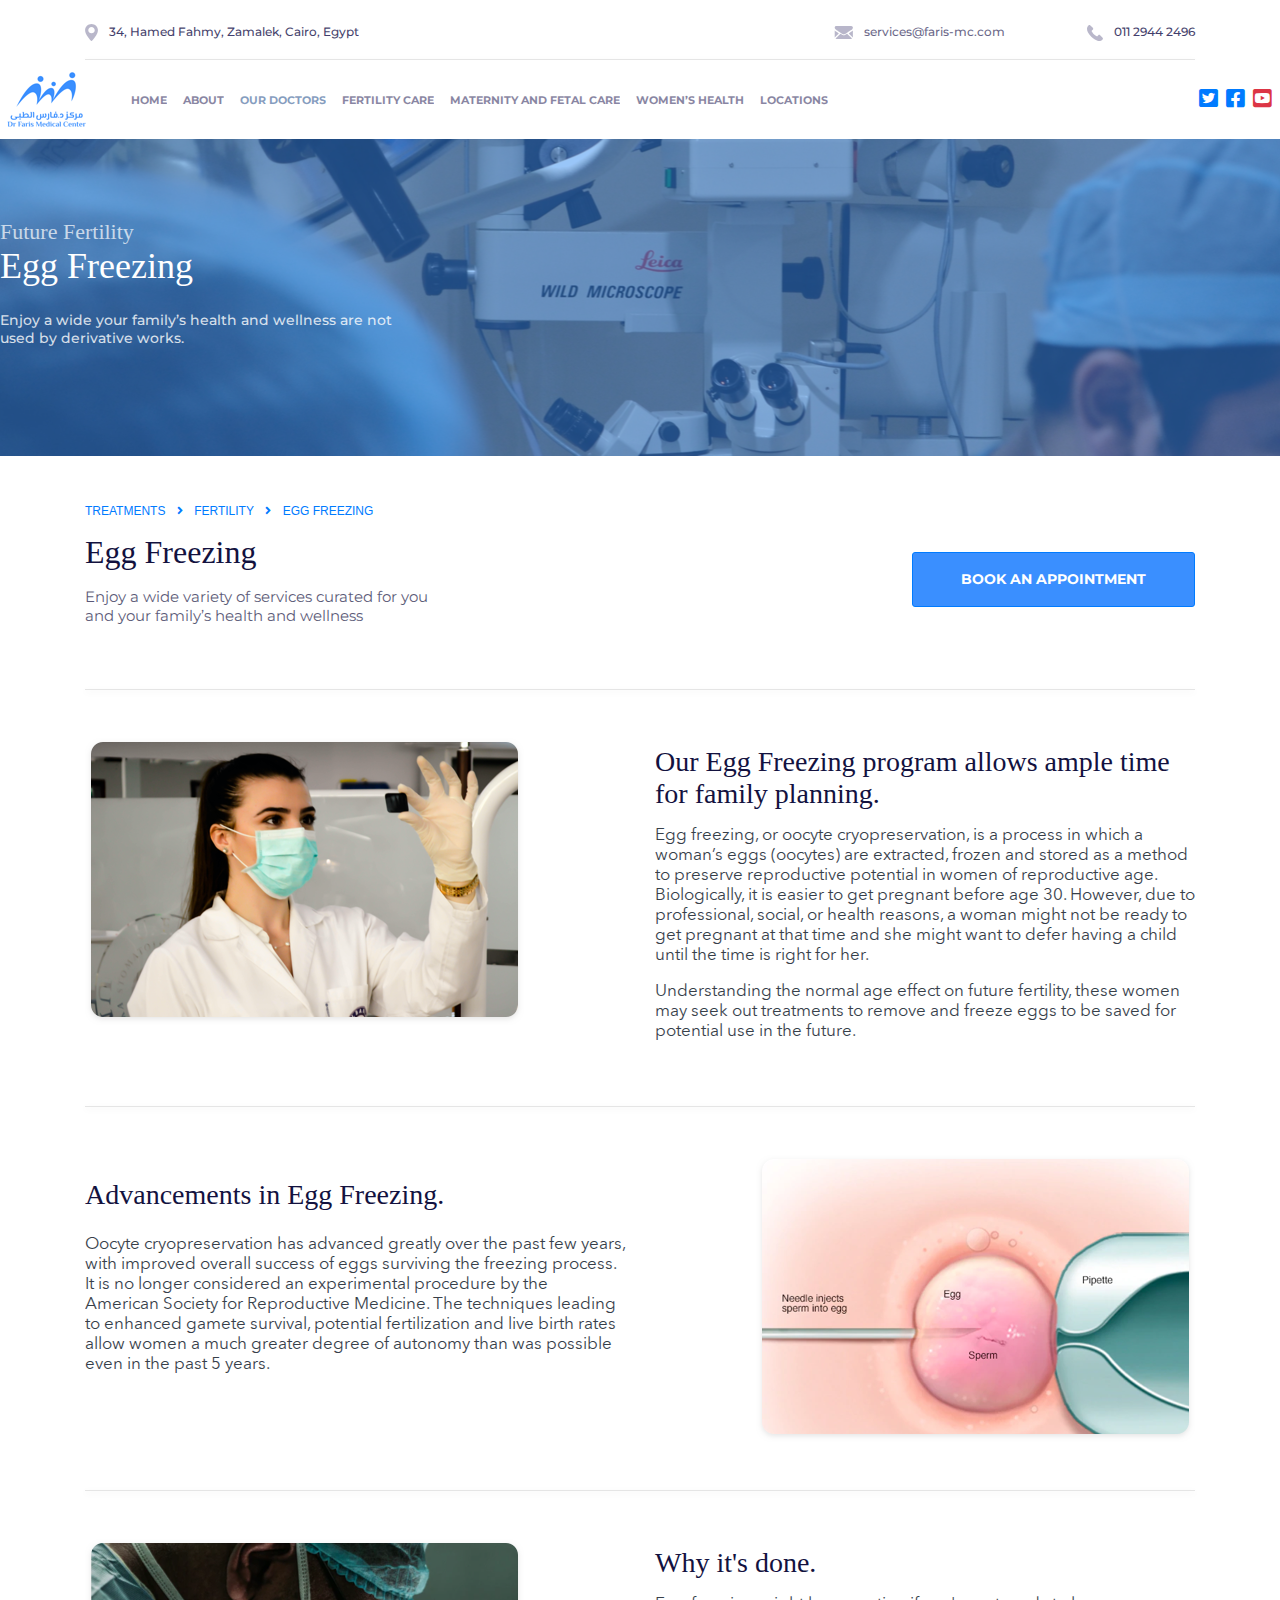
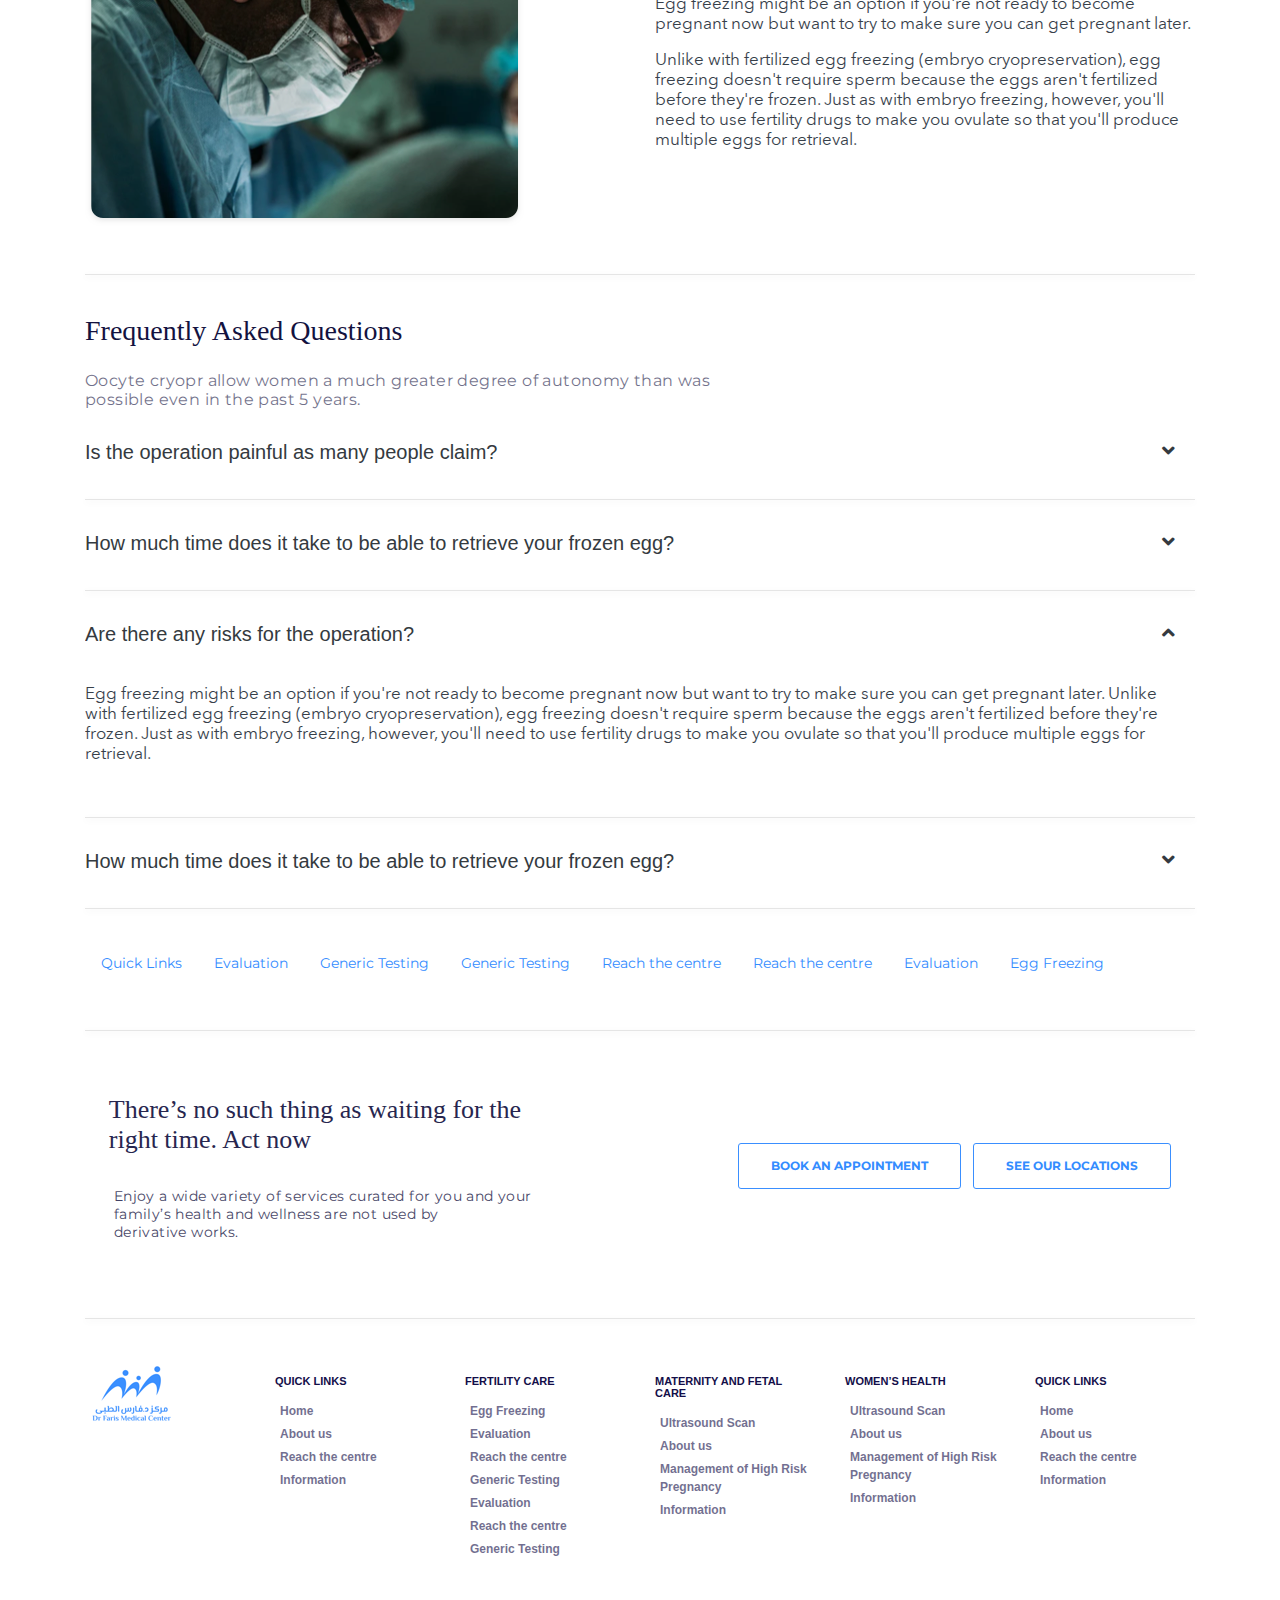
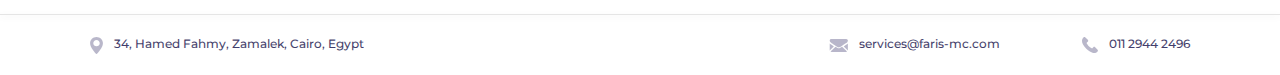
<file: doctors.html>
<!DOCTYPE html>
<html lang="en">

<head>
    <meta charset="UTF-8">
    <meta name="viewport" content="width=device-width, initial-scale=1.0">
    <meta http-equiv="X-UA-Compatible" content="ie=edge">
    <link rel="stylesheet" href="https://cdnjs.cloudflare.com/ajax/libs/twitter-bootstrap/4.3.1/css/bootstrap.min.css">
    <link rel="stylesheet" href="https://cdnjs.cloudflare.com/ajax/libs/font-awesome/5.11.2/css/all.min.css">
    <link href="https://fonts.googleapis.com/css?family=Montserrat:400,700,800,900&display=swap" rel="stylesheet">
    <link rel="icon" href="images/logo.png">
    <link rel="stylesheet" href="css/style.css">
    <title> Dr Faris </title>
</head>

<body>

    <!-- Header -->
    <header class="pt-4">
        <div class="container firstHead">
            <div class="row">
                <div class="col-sm-6 col-12">
                    <p class="textHeader"><img class="pr-2" src="images/map.svg"> 34, Hamed Fahmy, Zamalek, Cairo, Egypt
                    </p>
                </div>
                <div class="col-sm-4 col-7">
                    <p class="textHeader textMedia"><img class="pr-2" src="images/mail.svg"><a
                            href="mailto:services@faris-mc.com"> services@faris-mc.com </a></p>
                </div>
                <div class="col-sm-2 col-5">
                    <p class="textHeader textMedia"><img class="pr-2" src="images/call.svg"> 011 2944 2496</p>
                </div>
            </div>
            <hr class="hr">
        </div>
    </header>

    <!-- Navbar -->
    <!-- <div class="container mt-0"> -->
    <nav class="navbar navbar-expand-lg bg-white navbar-light bg-light p-0 sticky-top">
        <a class="navbar-brand" href="#"><img src="images/logo.png" alt=""></a>
        <button class="navbar-toggler" type="button" data-toggle="collapse" data-target="#navbarSupportedContent"
            aria-controls="navbarSupportedContent" aria-expanded="false" aria-label="Toggle navigation">
            <span class="navbar-toggler-icon"></span>
        </button>

        <div class="collapse navbar-collapse" id="navbarSupportedContent">
            <ul class="navbar-nav mr-auto">
                <li class="nav-item">
                    <a class="nav-link" href="index.html"> HOME </a>
                </li>
                <li class="nav-item">
                    <a class="nav-link" href="doctors.html">ABOUT</a>
                </li>
                <li class="nav-item active">
                    <a class="nav-link" href="doctors.html">OUR DOCTORS </a>
                </li>
                <li class="nav-item">
                    <a class="nav-link" href="fertilityCare.html">FERTILITY CARE</a>
                </li>
                <li class="nav-item">
                    <a class="nav-link" href="#">MATERNITY AND FETAL CARE</a>
                </li>
                <li class="nav-item">
                    <a class="nav-link" href="#">WOMEN’S HEALTH</a>
                </li>
                <li class="nav-item">
                    <a class="nav-link" href="#">LOCATIONS</a>
                </li>
            </ul>
            <ul class="navbar-nav ml-auto pr-2">
                <li class="form-inline pt-3 pb-3">
                    <a href="#" class="pr-2 social_1"><i class="fab fa-twitter-square fa-lg text-primary"></i></a>
                    <a href="#" class="pr-2 social_2"><i class="fab fa-facebook-square fa-lg"></i></a>
                    <a href="#" class="social_1"><i class="fab fa-youtube-square fa-lg text-danger"></i></a>
                </li>
            </ul>
        </div>
    </nav>
    <!-- </div> -->

    <!-- section two babys -->
    <div class="hero">
        <div class="contentSection">
            <h2>Future Fertility</h2>
            <h1>Egg Freezing</h1>
            <h4 class="pt-3">Enjoy a wide your family’s health and wellness are not <br> used by derivative works. </h4>
        </div>
    </div>

    <!-- Treatments -->
    <div class="container pt-5 pb-3">

        <div class="row">
            <div class="col-lg-6">
                <div class="treatments">
                    <h6><span><a href="#" class="pr-2">TREATMENTS</a> <i
                                class="fa fa-angle-right text-primary pr-2"></i> </span>
                        <span><a href="#" class="pr-2">FERTILITY</a>
                            <i class="fa fa-angle-right text-primary pr-2"></i> </span>
                        <span> <a href="#">EGG FREEZING</a></span>
                    </h6>
                    <h2 class="pt-2 pb-2">Egg Freezing</h2>
                    <p>Enjoy a wide variety of services curated for you <br> and your family’s health and wellness</p>

                </div>
            </div>
            <div class="col-lg-6">
                <div class="pt-5">
                    <button class="btn btn-primary py-3 px-5 d-flex float-right">BOOK AN APPOINTMENT</button>
                </div>
            </div>
        </div>
        <hr class="hr2 p-0 mt-5">

        <div class="row my-5">
            <div class="col-md-6 col-12 text-right ">
                <img src="images/doctor.png" class="img-fluid float-left">
            </div>
            <div class="col-md-6 col-12 ">
                <h4 class="mb-3 pHead pt-2">Our Egg Freezing program allows ample time for family planning.</h4>
                <p class="ptext">
                    Egg freezing, or oocyte cryopreservation, is a process in which a woman’s eggs (oocytes)
                    are extracted, frozen and stored as a method to preserve reproductive potential in women
                    of reproductive age. Biologically, it is easier to get pregnant before age 30. However,
                    due to professional, social, or health reasons, a woman might not be ready to get pregnant
                    at that time and she might want to defer having a child until the time is right for her.</p>
                <p class="ptext">
                    Understanding the normal age effect on future fertility, these women may seek out
                    treatments to remove and freeze eggs to be saved for potential use in the future.
                </p>

            </div>
        </div>
        <hr class="hr2 p-0 mt-5">

        <div class="row my-5">
            <div class="col-md-6 col-12 ">
                <h4 class="mb-3 pHead pt-4">Advancements in Egg Freezing.</h4>
                <p class="ptext pt-2">
                    Oocyte cryopreservation has advanced greatly over the past few years, with improved overall
                    success of eggs surviving the freezing process. It is no longer considered an experimental
                    procedure by the American Society for Reproductive Medicine. The techniques leading to enhanced
                    gamete survival, potential fertilization and live birth rates allow women a much greater degree
                    of autonomy than was possible even in the past 5 years.
                </p>

            </div>
            <div class="col-md-6 col-12 text-right ">
                <img src="images/mdm.png" class="img-fluid float-right">
            </div>
        </div>
        <hr class="hr2 p-0 mt-5">

        <div class="row my-5">
            <div class="col-md-6 col-12 text-right ">
                <img src="images/doct.png" class="img-fluid float-left">
            </div>
            <div class="col-md-6 col-12 ">
                <h4 class="mb-3 pHead pt-2">Why it's done.</h4>
                <p class="ptext">
                    Egg freezing might be an option if you're not ready to become
                    pregnant now but want to try to make sure you can get pregnant later.
                </p>
                <p class="ptext">
                    Unlike with fertilized egg freezing (embryo cryopreservation), egg freezing
                    doesn't require sperm because the eggs aren't fertilized before they're frozen.
                    Just as with embryo freezing, however, you'll need to use fertility drugs to make
                    you ovulate so that you'll produce multiple eggs for retrieval.
                </p>

            </div>
        </div>
        <hr class="hr2 p-0 mt-5">

        <h3 class="pHead pt-4">Frequently Asked Questions</h3>
        <p class="textPage2 mb-0 pt-3">Oocyte cryopr allow women a much greater degree of autonomy than was </p>
        <p class="textPage2 pt-0"> possible even in the past 5 years.</p>

        <div class="accordion border-0 md-accordion" id="accordionExEx" role="tablist" aria-multiselectable="true">

            <div class="card border-0 firstUploadCollapse">

                <div class="card-header bg-white pl-0 pt-3 border-0" role="tab">
                    <a data-toggle="collapse" data-parent="#accordionExEx" href=".collapseDetailsBs"
                        aria-expanded="true" aria-controls="collapseDetailsBs">
                        <h5 class="mb-2 px-0 border-0 text-dark">
                            Is the operation painful as many people claim?
                            <i class="float-right fas fa-angle-down rotate-icon"></i>
                        </h5>
                    </a>
                </div>

                <div class="collapse borderd border-top-0  collapseDetailsBs" role="tabpanel"
                    aria-labelledby="headingOne1" data-parent="#accordionExEx">
                    <div class="card-body">
                        <div class="pl-0 ml-0">
                            <p class="ptext">
                                Egg freezing might be an option if you're not ready to become pregnant
                                now but want to try to make sure you can get pregnant later.
                                Unlike with fertilized egg freezing (embryo cryopreservation),
                                egg freezing doesn't require sperm because the eggs aren't fertilized
                                before they're frozen. Just as with embryo freezing, however,
                                you'll need to use fertility drugs to make you ovulate so that
                                you'll produce multiple eggs for retrieval.
                            </p>
                        </div>
                    </div>
                </div>

            </div><hr class="hr2 p-0">
        </div>

        <div class="accordion border-0 md-accordion" id="accordionEx2" role="tablist" aria-multiselectable="true">

            <div class="card border-0 firstUploadCollapse">

                <div class="card-header bg-white pl-0 pt-3 border-0" role="tab">
                    <a data-toggle="collapse" data-parent="#accordionEx2" href=".collapseDetails"
                        aria-expanded="true" aria-controls="collapseDetails">
                        <h5 class="mb-2 px-0 border-0 text-dark">
                            How much time does it take to be able to retrieve your frozen egg?
                            <i class="float-right fas fa-angle-down rotate-icon"></i>
                        </h5>
                    </a>
                </div>

                <div class="collapse borderd border-top-0  collapseDetails" role="tabpanel"
                    aria-labelledby="headingOne1" data-parent="#accordionEx2">
                    <div class="card-body">
                        <div class="pl-0 ml-0">
                            <p class="ptext">
                                Egg freezing might be an option if you're not ready to become pregnant
                                now but want to try to make sure you can get pregnant later.
                                Unlike with fertilized egg freezing (embryo cryopreservation),
                                egg freezing doesn't require sperm because the eggs aren't fertilized
                                before they're frozen. Just as with embryo freezing, however,
                                you'll need to use fertility drugs to make you ovulate so that
                                you'll produce multiple eggs for retrieval.
                            </p>
                        </div>
                    </div>
                </div>

            </div><hr class="hr2 p-0">

        </div>

        <div class="accordion border-0 md-accordion" id="accordionExD" role="tablist" aria-multiselectable="true">

            <div class="card border-0 firstUploadCollapse">

                <div class="card-header bg-white pl-0 pt-3 border-0" role="tab">
                    <a data-toggle="collapse" data-parent="#accordionExD" href=".risk"
                        aria-expanded="true" aria-controls="risk">
                        <h5 class="mb-2 px-0 border-0 text-dark">
                            Are there any risks for the operation?
                            <i class="float-right fas fa-angle-up rotate-icon"></i>
                        </h5>
                    </a>
                </div>

                <div class="collapse show borderd border-top-0  risk" role="tabpanel"
                    aria-labelledby="headingOne1" data-parent="#accordionExD">
                    <div class="card-body">
                        <div class="pl-0 ml-0">
                            <p class="ptext">
                                Egg freezing might be an option if you're not ready to become pregnant
                                now but want to try to make sure you can get pregnant later.
                                Unlike with fertilized egg freezing (embryo cryopreservation),
                                egg freezing doesn't require sperm because the eggs aren't fertilized
                                before they're frozen. Just as with embryo freezing, however,
                                you'll need to use fertility drugs to make you ovulate so that
                                you'll produce multiple eggs for retrieval.
                            </p>
                        </div>
                    </div>
                </div>

            </div><hr class="hr2 p-0">
            
        </div>

        <div class="accordion border-0 md-accordion" id="accordionOperation" role="tablist" aria-multiselectable="true">

            <div class="card border-0 firstUploadCollapse">

                <div class="card-header bg-white pl-0 pt-3 border-0" role="tab">
                    <a data-toggle="collapse" data-parent="#accordionOperation" href=".collapseOperation"
                        aria-expanded="true" aria-controls="collapseOperation">
                        <h5 class="mb-2 px-0 border-0 text-dark">
                            How much time does it take to be able to retrieve your frozen egg?
                            <i class="float-right fas fa-angle-down rotate-icon"></i>
                        </h5>
                    </a>
                </div>

                <div class="collapse borderd border-top-0  collapseOperation" role="tabpanel"
                    aria-labelledby="headingOne1" data-parent="#accordionOperation">
                    <div class="card-body">
                        <div class="pl-0 ml-0">
                            <p class="ptext">
                                Egg freezing might be an option if you're not ready to become pregnant
                                now but want to try to make sure you can get pregnant later.
                                Unlike with fertilized egg freezing (embryo cryopreservation),
                                egg freezing doesn't require sperm because the eggs aren't fertilized
                                before they're frozen. Just as with embryo freezing, however,
                                you'll need to use fertility drugs to make you ovulate so that
                                you'll produce multiple eggs for retrieval.
                            </p>
                        </div>
                    </div>
                </div>

            </div><hr class="hr2 p-0">

        </div>

    </div>

    <!-- Quick links -->
    <div class="container pt-1">
        <nav class="nav quickLinks">
            <a class="nav-link active" href="#">Quick Links</a>
            <a class="nav-link" href="#">Evaluation</a>
            <a class="nav-link" href="#">Generic Testing </a>
            <a class="nav-link" href="#">Generic Testing </a>
            <a class="nav-link" href="#">Reach the centre</a>
            <a class="nav-link" href="#">Reach the centre</a>
            <a class="nav-link" href="#">Evaluation</a>
            <a class="nav-link" href="#">Egg Freezing</a>
        </nav>
        <hr class="hr2 p-0 mt-5">
    </div>

    <!-- Footer -->
    <div class="footer">
        <div class="jumbotron jumbotronFooterAbout">
            <div class="container">
                <div class="row justify-content-around">
                    <div class="col-sm-5 col-12">
                        <div>
                            <h4>There’s no such thing as waiting for the right time. Act now</h4>
                            <p class="pt-4 textPage">Enjoy a wide variety of services curated for you and your
                                family’s health and wellness are not used by <br> derivative works. </p>
                        </div>
                    </div>
                    <div class="col-sm-6 col-12">
                        <div class="pt-5 fRight">
                            <button class="btn btn-outline-light  mr-2 ">BOOK AN APPOINTMENT</button>
                            <button class="btn btn-outline-light"> SEE OUR LOCATIONS </button>
                        </div>
                    </div>
                </div>
            </div>
        </div>
        <div>
            <div class="container pt-2 pb-5">
                <hr class="hr2 p-0">
                <div class="row justify-content-around">
                    <div class="col-lg-2 col-md-3 col-sm-3 col-5">
                        <img src="images/logo.png" class="pt-4">
                    </div>
                    <div class="col-lg-2 col-md-3 col-sm-3 col-6 pt-2">
                        <h6>QUICK LINKS</h6>
                        <p><a href="#"> Home </a></p>
                        <p><a href="#"> About us </a></p>
                        <p><a href="#"> Reach the centre </a></p>
                        <p><a href="#"> Information </a></p>
                    </div>
                    <div class="col-lg-2 col-md-3 col-sm-3 col-5 pt-2">
                        <h6>FERTILITY CARE</h6>
                        <p><a href="#"> Egg Freezing </a></p>
                        <p><a href="#"> Evaluation </a></p>
                        <p><a href="#"> Reach the centre </a></p>
                        <p><a href="#"> Generic Testing </a></p>
                        <p><a href="#"> Evaluation </a></p>
                        <p><a href="#"> Reach the centre </a></p>
                        <p><a href="#"> Generic Testing </a></p>
                    </div>
                    <div class="col-lg-2 col-md-3 col-sm-3 col-6 pt-2">
                        <h6>MATERNITY AND FETAL CARE</h6>
                        <p><a href="#"> Ultrasound Scan </a></p>
                        <p><a href="#"> About us </a></p>
                        <p><a href="#"> Management of High Risk Pregnancy </a></p>
                        <p><a href="#"> Information </a></p>
                    </div>
                    <div class="col-lg-2 col-md-3 col-sm-3 col-5 pt-2">
                        <h6>WOMEN’S HEALTH</h6>
                        <p><a href="#"> Ultrasound Scan </a></p>
                        <p><a href="#"> About us </a></p>
                        <p><a href="#"> Management of High Risk Pregnancy </a></p>
                        <p><a href="#">Information </a></p>
                    </div>
                    <div class="col-lg-2 col-md-3 col-sm-3 col-6 pt-2">
                        <h6>QUICK LINKS</h6>
                        <p><a href="#"> Home </a></p>
                        <p><a href="#"> About us </a></p>
                        <p><a href="#"> Reach the centre </a></p>
                        <p><a href="#"> Information </a></p>
                    </div>
                </div>
            </div>
        </div>
        <hr class="hr2 p-0 mt-1">
        <div class="pb-3">
            <div class="container firstHead">
                <div class="row">
                    <div class="col-sm-6 col-12">
                        <p class="textHeader"><img class="pr-2" src="images/map.svg"> 34, Hamed Fahmy, Zamalek, Cairo,
                            Egypt
                        </p>
                    </div>
                    <div class="col-sm-4 col-7">
                        <p class="textHeader textMedia"><img class="pr-2" src="images/mail.svg"> services@faris-mc.com
                        </p>
                    </div>
                    <div class="col-sm-2 col-5">
                        <p class="textHeader textMedia"><img class="pr-2" src="images/call.svg"> 011 2944 2496</p>
                    </div>
                </div>
            </div>
        </div>
    </div>

    <script src="https://cdnjs.cloudflare.com/ajax/libs/jquery/3.4.1/jquery.min.js"></script>
    <script src="https://cdnjs.cloudflare.com/ajax/libs/popper.js/1.15.0/umd/popper.min.js"></script>
    <script src="https://cdnjs.cloudflare.com/ajax/libs/twitter-bootstrap/4.3.1/js/bootstrap.min.js"></script>
    <script>
        $(".accordion h5>.fa-angle-down, .accordion h5>.fa-angle-up").on("click", function () {
            if ($(this).hasClass("fa-angle-down")) {
                $(this).removeClass("fa-angle-down").addClass("fa-angle-up")
            } else $(this).removeClass("fa-angle-up").addClass("fa-angle-down")
        })
    </script>
</body>

</html>
</file>
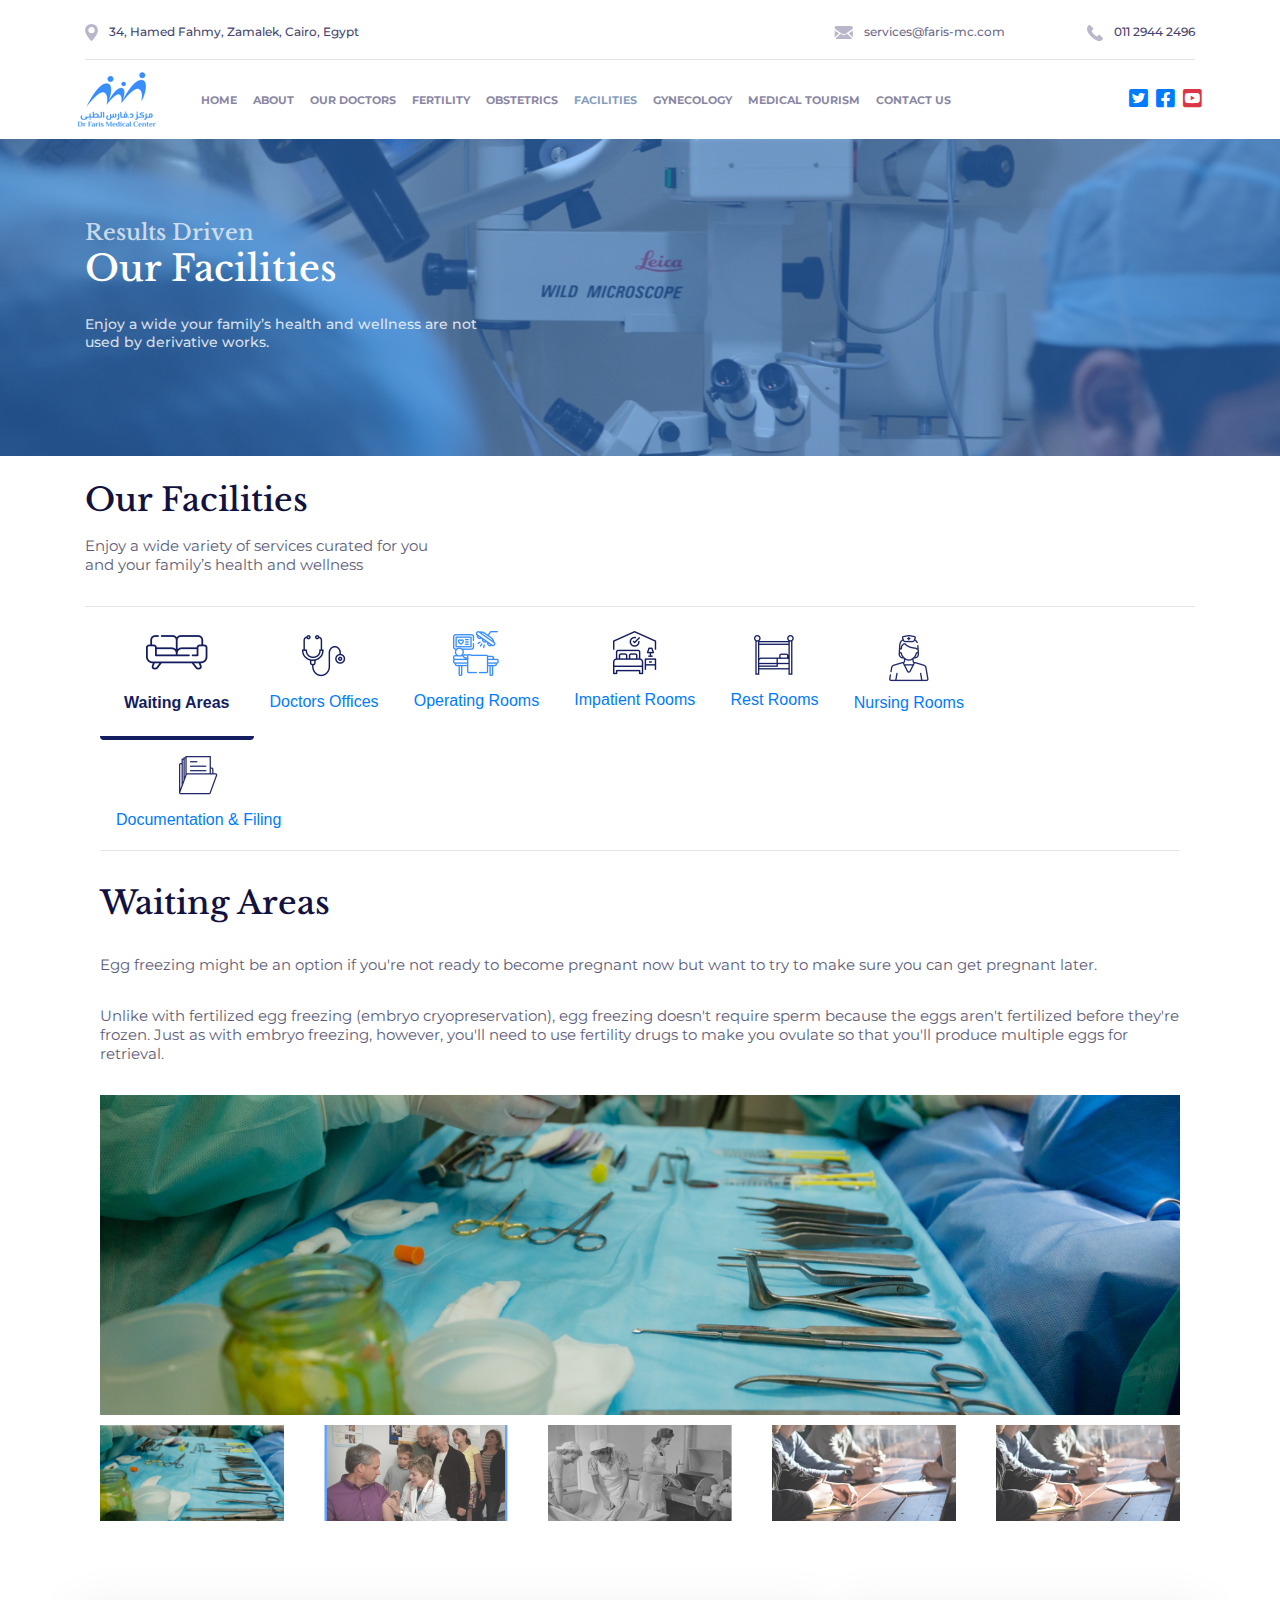
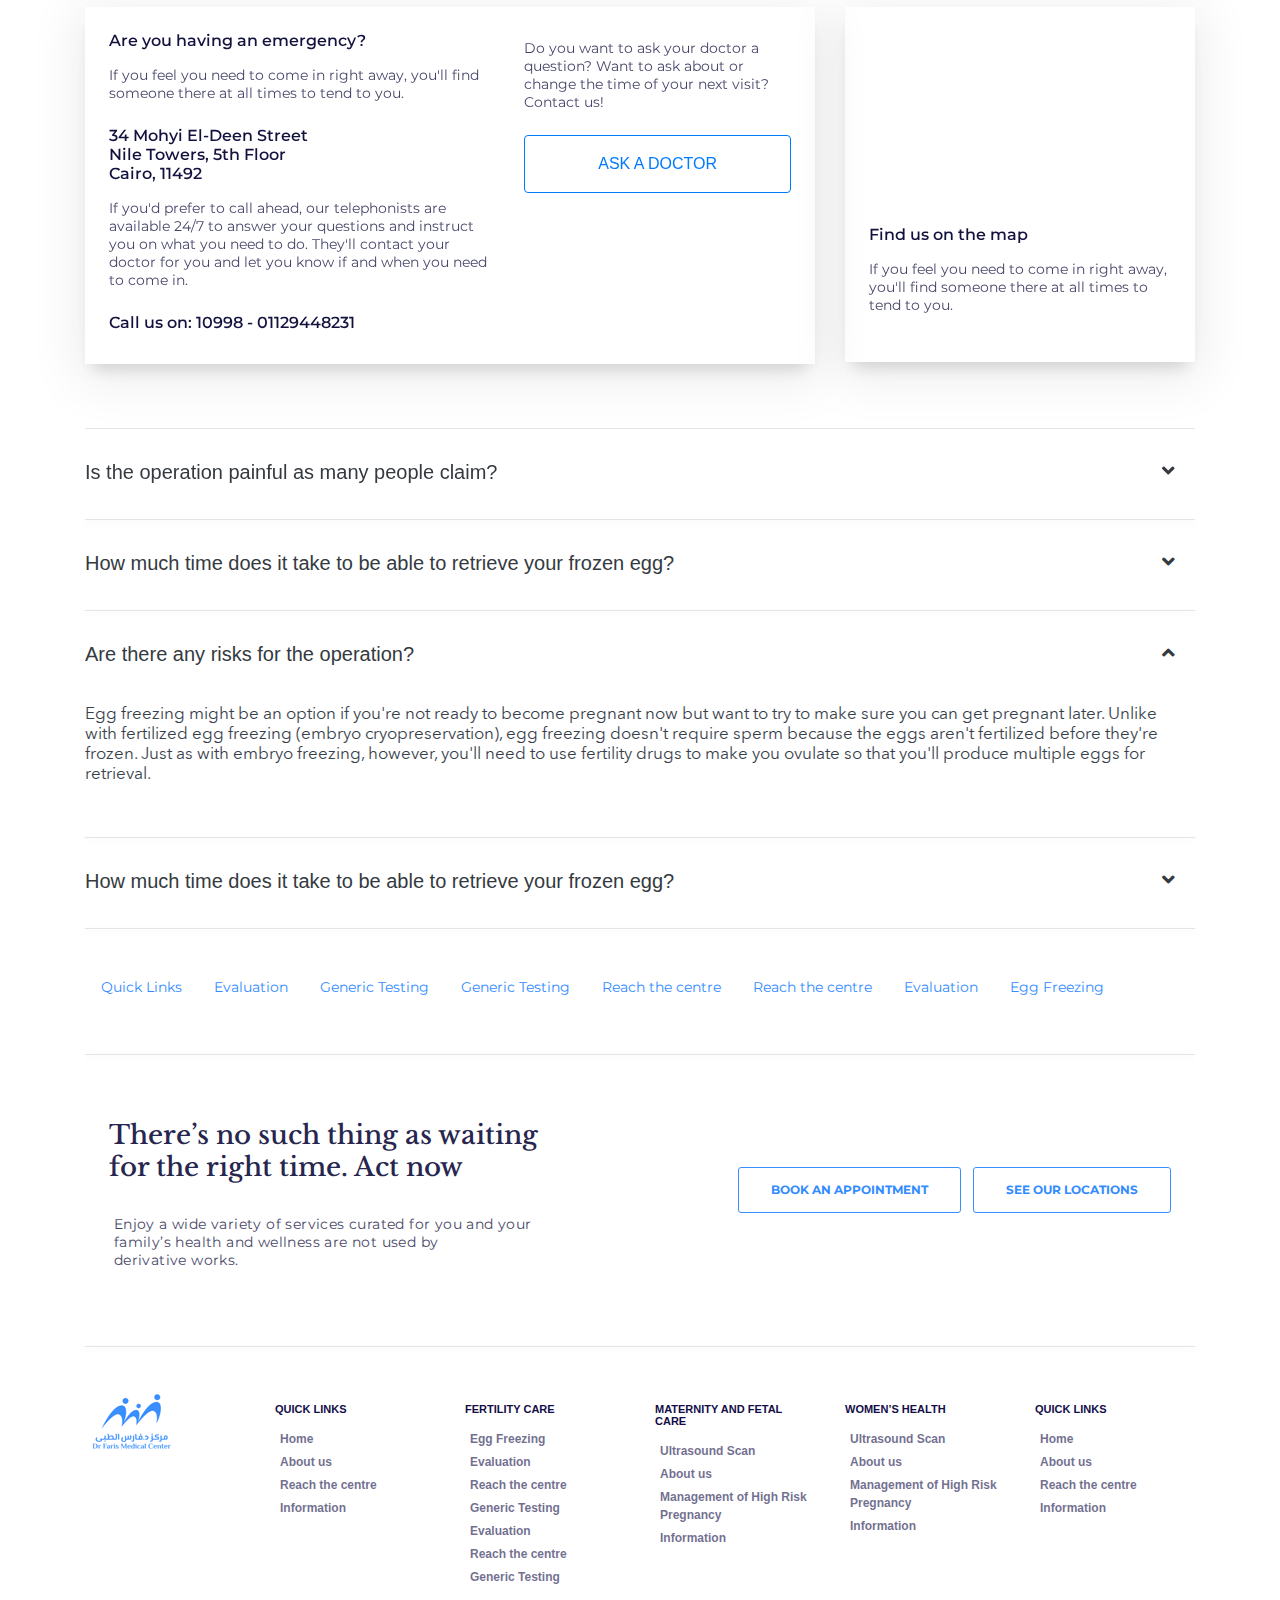
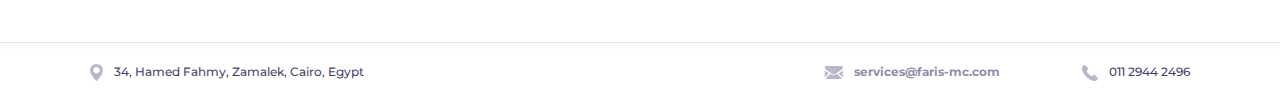
<file: facilities.html>
<!DOCTYPE html>
<html lang="en">

<head>
    <meta charset="UTF-8">
    <meta name="viewport" content="width=device-width, initial-scale=1.0">
    <meta http-equiv="X-UA-Compatible" content="ie=edge">
    <link rel="stylesheet" href="https://cdnjs.cloudflare.com/ajax/libs/twitter-bootstrap/4.3.1/css/bootstrap.min.css">
    <link rel="stylesheet" href="https://cdnjs.cloudflare.com/ajax/libs/font-awesome/5.11.2/css/all.min.css">
    <link href="https://fonts.googleapis.com/css?family=Montserrat:400,700,800,900&display=swap" rel="stylesheet">
    <link href="https://fonts.googleapis.com/css2?family=Libre+Baskerville&display=swap" rel="stylesheet">
    <link href="https://fonts.googleapis.com/css?family=Cairo:400,700&display=swap" rel="stylesheet">
    <link rel="stylesheet" href="package/css/swiper.min.css">
    <link rel="icon" href="images/logo.png">
    <link rel="stylesheet" href="css/style.css">
    <link rel="stylesheet" href="css/style_facilities.css">
    <!-- <link rel="stylesheet" href="css/styleAr.css"> -->
    <title> Facilities </title>
</head>

<body>

    <!-- Header -->
    <header class="pt-4">
        <div class="container firstHead">
            <div class="row">
                <div class="col-lg-6 col-md-5 col-sm-5 col-12">
                    <p class="textHeader"><img class="pr-2" src="images/map.svg"> 34, Hamed Fahmy, Zamalek, Cairo, Egypt
                    </p>
                </div>
                <div class="col-md-4 col-sm-4 col-7">
                    <p class="textHeader textMedia"><img class="pr-2" src="images/mail.svg"><a
                            href="mailto:services@faris-mc.com"> services@faris-mc.com </a></p>
                </div>
                <div class="col-lg-2 col-md-3 col-sm-3 col-5">
                    <p class="textHeader textMedia"><img class="pr-2" src="images/call.svg"> 011 2944 2496</p>
                </div>
            </div>
            <hr class="hr">
        </div>
    </header>

    <!-- Navbar -->
    <div class="container-fluid mt-0 bg-white" id="navbar">
        <nav class="navbar container navbar-expand-lg bg-white navbar-light bg-light p-0">
            <a class="navbar-brand" href="index.html"><img src="images/logo.png" alt="Dr Faris"></a>
            <button class="navbar-toggler" type="button" data-toggle="collapse" data-target="#navbarSupportedContent"
                aria-controls="navbarSupportedContent" aria-expanded="false" aria-label="Toggle navigation">
                <span class="navbar-toggler-icon"></span>
            </button>

            <div class="collapse navbar-collapse" id="navbarSupportedContent">
                <ul class="navbar-nav mr-auto">
                    <li class="nav-item">
                        <a class="nav-link" href="index.html"> HOME </a>
                    </li>
                    <li class="nav-item">
                        <a class="nav-link" href="aboutUs.html">ABOUT</a>
                    </li>
                    <li class="nav-item">
                        <a class="nav-link" href="team.html">OUR DOCTORS </a>
                    </li>
                    <li class="nav-item">
                        <a class="nav-link" href="fertility.html">FERTILITY</a>
                    </li>
                    <li class="nav-item">
                        <a class="nav-link" href="obstetrics.html">OBSTETRICS</a>
                    </li>
                    <li class="nav-item active">
                        <a class="nav-link" href="facilities.html">FACILITIES</a>
                    </li>
                    <!-- <li class="nav-item">
                        <a class="nav-link" href="#">WOMEN’S HEALTH</a>
                    </li> -->
                    <li class="nav-item">
                        <a class="nav-link" href="gynecology.html">GYNECOLOGY</a>
                    </li>
                    <li class="nav-item">
                        <a class="nav-link" href="medicalTourism.html">MEDICAL TOURISM</a>
                    </li>
                    <li class="nav-item">
                        <a class="nav-link" href="contactUs.html">CONTACT US</a>
                    </li>
                </ul>
                <ul class="navbar-nav ml-auto pr-2">
                    <li class="form-inline pt-3 pb-3">
                        <a href="#" class="pr-2 social_1"><i class="fab fa-twitter-square fa-lg text-primary"></i></a>
                        <a href="#" class="pr-2 social_2"><i class="fab fa-facebook-square fa-lg"></i></a>
                        <a href="#" class="social_1"><i class="fab fa-youtube-square fa-lg text-danger"></i></a>
                    </li>
                </ul>
            </div>
        </nav>
    </div>

    <!-- section two babys -->
    <div class="hero">
        <div class="container">
            <div class="contentSection">
                <h2>Results Driven</h2>
                <h1>Our Facilities</h1>
                <h4 class="pt-3">Enjoy a wide your family’s health and wellness are not <br> used by derivative works.
                </h4>
            </div>
        </div>
    </div>

    <!-- Treatments -->
    <div class="container facily pb-3">

        <div class="row">
            <div class="col-lg-6 col-sm-6">
                <div class="treatments">
                    <h2 class="pt-4 pb-2">Our Facilities</h2>
                    <p>Enjoy a wide variety of services curated for you <br> and your family’s health and wellness</p>
                </div>
            </div>
        </div><hr>
        <div class="container facility">
            
            <ul class="nav nav-pills" role="tablist">
                <li class="nav-item">
                    <a class="nav-link px-4 active" id="waiting-tab" data-toggle="pill" href="#waiting" role="tab" aria-controls="waiting" aria-selected="true">
                        <img src="images/area.png" class="img-fluid d-block mx-auto pt-1">
                        <p class="text-center pt-4">Waiting Areas</p>
                    </a>
                </li>
                <li class="nav-item">
                    <a class="nav-link" id="doctr-tab" data-toggle="pill" href="#doctr" role="tab" aria-controls="doctr" aria-selected="false">
                        <img src="images/mds.png" class="img-fluid d-block mx-auto pt-1">
                        <p class="text-center pt-3">Doctors Offices</p>
                    </a>
                </li>
                <li class="nav-item">
                    <a class="nav-link" id="operats-tab" data-toggle="pill" href="#operats" role="tab" aria-controls="operats" aria-selected="false">
                        <img src="images/orm.png" class="img-fluid d-block mx-auto">
                        <p class="text-center pt-3">Operating Rooms</p>
                    </a>
                </li>
                <li class="nav-item">
                    <a class="nav-link" id="implements-tab" data-toggle="pill" href="#implements" role="tab" aria-controls="implements" aria-selected="false">
                        <img src="images/impation.png" class="img-fluid d-block mx-auto">
                        <p class="text-center pt-3">Impatient Rooms </p>
                    </a>
                </li>
                <li class="nav-item">
                    <a class="nav-link" id="restE-tab" data-toggle="pill" href="#restE" role="tab" aria-controls="restE" aria-selected="false">
                        <img src="images/rest.png" class="img-fluid d-block py-1 mx-auto">
                        <p class="text-center pt-2 mt-1">Rest Rooms </p>
                    </a>
                </li>
                <li class="nav-item">
                    <a class="nav-link" id="nursee-tab" data-toggle="pill" href="#nursee" role="tab" aria-controls="nursee" aria-selected="false">
                        <img src="images/nurs.png" class="img-fluid d-block py-1 mx-auto">
                        <p class="text-center pt-2">Nursing Rooms </p>
                    </a>
                </li>
                <li class="nav-item">
                    <a class="nav-link" id="documents-tab" data-toggle="pill" href="#documents" role="tab" aria-controls="documents" aria-selected="false">
                        <img src="images/document.png" class="img-fluid d-block pt-2 mx-auto">
                        <p class="text-center pt-3"> Documentation & Filing </p>
                    </a>
                </li>
            </ul><hr style="margin-top: -0.2rem;">

            <div class="tab-content" id="pills-tabContent">
                <div class="tab-pane pt-2  fade show active" id="waiting" role="tabpanel" aria-labelledby="waiting-tab">
                    <div class="treatments">
                        <h2 class="pt-2 pb-4">Waiting Areas</h2>
                        <p>Egg freezing might be an option if you're not ready to become pregnant now but want to try to make sure you can get pregnant later.</p>
                        <p class="py-3">Unlike with fertilized egg freezing (embryo cryopreservation), egg freezing doesn't require sperm because the eggs aren't fertilized before they're frozen. Just as with embryo freezing, however, you'll need to use fertility drugs to make you ovulate so that you'll produce multiple eggs for retrieval.</p>
                    </div>
                    <div class="swiper-container sw1 container gallery-top">
                        <div class="swiper-wrapper">
                            <div class="swiper-slide" style="background-image:url(images/tools.png)"></div>
                            <div class="swiper-slide" style="background-image:url(./images/familyG1.png)"></div>
                            <div class="swiper-slide" style="background-image:url(./images/nurseB.png)"></div>
                            <div class="swiper-slide" style="background-image:url(./images/meetA.png)"></div>
                            <div class="swiper-slide" style="background-image:url(./images/meetA.png)"></div>
                            <div class="swiper-slide" style="background-image:url(./images/meetA.png)"></div>
                            <div class="swiper-slide" style="background-image:url(./images/womsL.png)"></div>
                        </div>
                        <!-- Add Arrows -->
                        <div class="swiper-button-next swiper-button-white"></div>
                        <div class="swiper-button-prev swiper-button-white"></div>
                    </div>
                    <div class="swiper-container container gallery-thumbs">
                        <div class="swiper-wrapper">
                            <div class="swiper-slide" style="background-image:url(images/tools.png)"></div>
                            <div class="swiper-slide" style="background-image:url(./images/familyG1.png)"></div>
                            <div class="swiper-slide" style="background-image:url(./images/nurseB.png)"></div>
                            <div class="swiper-slide" style="background-image:url(./images/meetA.png)"></div>
                            <div class="swiper-slide" style="background-image:url(./images/meetA.png)"></div>
                            <div class="swiper-slide" style="background-image:url(./images/meetA.png)"></div>
                            <div class="swiper-slide" style="background-image:url(./images/womsL.png)"></div>
                        </div>
                    </div>
                </div>
                <div class="tab-pane pt-2 container fade" id="doctr" role="tabpanel" aria-labelledby="doctr-tab">
                    <div class="treatments">
                        <h2 class="pt-2 pb-4">Doctors Office</h2>
                        <p>Egg freezing might be an option if you're not ready to become pregnant now but want to try to make sure you can get pregnant later.</p>
                        <p class="py-3">Unlike with fertilized egg freezing (embryo cryopreservation), egg freezing doesn't require sperm because the eggs aren't fertilized before they're frozen. Just as with embryo freezing, however, you'll need to use fertility drugs to make you ovulate so that you'll produce multiple eggs for retrieval.</p>
                    </div>
                </div>
                <div class="tab-pane pt-2 container fade" id="operats" role="tabpanel" aria-labelledby="operats-tab">
                    <div class="treatments">
                        <h2 class="pt-2 pb-4">Operation Rooms</h2>
                        <p>Egg freezing might be an option if you're not ready to become pregnant now but want to try to make sure you can get pregnant later.</p>
                        <p class="py-3">Unlike with fertilized egg freezing (embryo cryopreservation), egg freezing doesn't require sperm because the eggs aren't fertilized before they're frozen. Just as with embryo freezing, however, you'll need to use fertility drugs to make you ovulate so that you'll produce multiple eggs for retrieval.</p>
                    </div> 
                </div>
                <div class="tab-pane pt-2 container fade" id="implements" role="tabpanel" aria-labelledby="implements-tab">
                    <div class="treatments">
                        <h2 class="pt-2 pb-4">Impation Rooms</h2>
                        <p>Egg freezing might be an option if you're not ready to become pregnant now but want to try to make sure you can get pregnant later.</p>
                        <p class="py-3">Unlike with fertilized egg freezing (embryo cryopreservation), egg freezing doesn't require sperm because the eggs aren't fertilized before they're frozen. Just as with embryo freezing, however, you'll need to use fertility drugs to make you ovulate so that you'll produce multiple eggs for retrieval.</p>
                    </div>
                </div>
                <div class="tab-pane pt-2 container fade" id="restE" role="tabpanel" aria-labelledby="restE-tab">
                    <div class="treatments">
                        <h2 class="pt-2 pb-4">Rest Rooms</h2>
                        <p>Egg freezing might be an option if you're not ready to become pregnant now but want to try to make sure you can get pregnant later.</p>
                        <p class="py-3">Unlike with fertilized egg freezing (embryo cryopreservation), egg freezing doesn't require sperm because the eggs aren't fertilized before they're frozen. Just as with embryo freezing, however, you'll need to use fertility drugs to make you ovulate so that you'll produce multiple eggs for retrieval.</p>
                    </div>
                </div>
                <div class="tab-pane pt-2 container fade" id="nursee" role="tabpanel" aria-labelledby="nursee-tab">
                    <div class="treatments">
                        <h2 class="pt-2 pb-4">Nursing Rooms</h2>
                        <p>Egg freezing might be an option if you're not ready to become pregnant now but want to try to make sure you can get pregnant later.</p>
                        <p class="py-3">Unlike with fertilized egg freezing (embryo cryopreservation), egg freezing doesn't require sperm because the eggs aren't fertilized before they're frozen. Just as with embryo freezing, however, you'll need to use fertility drugs to make you ovulate so that you'll produce multiple eggs for retrieval.</p>
                    </div>
                </div>
                <div class="tab-pane pt-2 container fade" id="documents" role="tabpanel" aria-labelledby="documents-tab">
                    <div class="treatments">
                        <h2 class="pt-2 pb-4">Documents</h2>
                        <p>Egg freezing might be an option if you're not ready to become pregnant now but want to try to make sure you can get pregnant later.</p>
                        <p class="py-3">Unlike with fertilized egg freezing (embryo cryopreservation), egg freezing doesn't require sperm because the eggs aren't fertilized before they're frozen. Just as with embryo freezing, however, you'll need to use fertility drugs to make you ovulate so that you'll produce multiple eggs for retrieval.</p>
                    </div>
                </div>
            </div>
        </div>
        
    </div>

    <div class="container mapSec pb-5">
        <div class="row">
            <div class="col-md-8">
                <div class="induction2 p-4">
                    <div class="row">
                        <div class="col-md-7">
                            <h6 class="txtTeam">Are you having an emergency?</h6>
                            <p class="textPageSmall py-2">If you feel you need to come in right away, you'll find someone there at all times to tend to you.</p>
                            <h6 class="txtTeam">34 Mohyi El-Deen Street <br> Nile Towers, 5th Floor <br> Cairo, 11492</h6>
                            <p class="textPageSmall py-2">If you'd prefer to call ahead, our telephonists are available 24/7 to answer your questions and instruct you on what you need to do. They'll contact your doctor for you and let you know if and when you need to come in.</p>
                            <h6 class="txtTeam">Call us on: 10998 - 01129448231</h6>
                        </div>
                        <div class="col-md-5">
                            <p class="textPageSmall py-2">Do you want to ask your doctor a question? Want to ask about or change the time of your next visit? Contact us!</p>
                            <button class="btn btn-outline-primary btn-block py-3">ASK A DOCTOR</button>
                        </div>
                    </div>
                </div>
            </div>
            <div class="col-md-4">
                <div class="induction2 p-4">
                    <!-- <img src="images/map.png" alt="map" class="img-fluid"> -->
                    <div class="mapouter"><div class="gmap_canvas"><iframe width="300" height="170" id="gmap_canvas" src="https://maps.google.com/maps?ll=30.04245390000001,31.2002801&q=Mohi Al Din Abou Al Ezz&t=&z=14&ie=UTF8&iwloc=&output=embed" frameborder="0" scrolling="no" marginheight="0" marginwidth="0"></iframe><a href="https://techwithlove.com/how-to-know-who-viewed-my-whatsapp-profile/">www.techwithlove.com</a></div><style>.mapouter{position:relative;text-align:right;height:170px;max-width:300px;}.gmap_canvas {overflow:hidden;background:none!important;height:170px;-maxwidth:300px;}</style></div>
                    <h6 class="txtTeam pt-4">Find us on the map</h6>
                    <p class="textPageSmall py-2">If you feel you need to come in right away, you'll find someone there at all times to tend to you.</p>
                </div>
            </div>
        </div>
    </div>

    <div class="container">
        <hr>
        <div class="accordion border-0 md-accordion" id="accordionExEx" role="tablist" aria-multiselectable="true">

            <div class="card border-0 firstUploadCollapse">

                <div class="card-header bg-white pl-0 pt-3 border-0" role="tab">
                    <a data-toggle="collapse" data-parent="#accordionExEx" href=".collapseDetailsBs"
                        aria-expanded="true" aria-controls="collapseDetailsBs">
                        <h5 class="mb-2 px-0 border-0 text-dark">
                            Is the operation painful as many people claim?
                            <i class="float-right fas fa-angle-down rotate-icon"></i>
                        </h5>
                    </a>
                </div>

                <div class="collapse borderd border-top-0  collapseDetailsBs" role="tabpanel"
                    aria-labelledby="headingOne1" data-parent="#accordionExEx">
                    <div class="card-body">
                        <div class="pl-0 ml-0">
                            <p class="ptext">
                                Egg freezing might be an option if you're not ready to become pregnant
                                now but want to try to make sure you can get pregnant later.
                                Unlike with fertilized egg freezing (embryo cryopreservation),
                                egg freezing doesn't require sperm because the eggs aren't fertilized
                                before they're frozen. Just as with embryo freezing, however,
                                you'll need to use fertility drugs to make you ovulate so that
                                you'll produce multiple eggs for retrieval.
                            </p>
                        </div>
                    </div>
                </div>

            </div>
            <hr class="hr2 p-0">
        </div>

        <div class="accordion border-0 md-accordion" id="accordionEx2" role="tablist" aria-multiselectable="true">

            <div class="card border-0 firstUploadCollapse">

                <div class="card-header bg-white pl-0 pt-3 border-0" role="tab">
                    <a data-toggle="collapse" data-parent="#accordionEx2" href=".collapseDetails"
                        aria-expanded="true" aria-controls="collapseDetails">
                        <h5 class="mb-2 px-0 border-0 text-dark">
                            How much time does it take to be able to retrieve your frozen egg?
                            <i class="float-right fas fa-angle-down rotate-icon"></i>
                        </h5>
                    </a>
                </div>

                <div class="collapse borderd border-top-0  collapseDetails" role="tabpanel"
                    aria-labelledby="headingOne1" data-parent="#accordionEx2">
                    <div class="card-body">
                        <div class="pl-0 ml-0">
                            <p class="ptext">
                                Egg freezing might be an option if you're not ready to become pregnant
                                now but want to try to make sure you can get pregnant later.
                                Unlike with fertilized egg freezing (embryo cryopreservation),
                                egg freezing doesn't require sperm because the eggs aren't fertilized
                                before they're frozen. Just as with embryo freezing, however,
                                you'll need to use fertility drugs to make you ovulate so that
                                you'll produce multiple eggs for retrieval.
                            </p>
                        </div>
                    </div>
                </div>

            </div>
            <hr class="hr2 p-0">

        </div>

        <div class="accordion border-0 md-accordion" id="accordionExD" role="tablist" aria-multiselectable="true">

            <div class="card border-0 firstUploadCollapse">

                <div class="card-header bg-white pl-0 pt-3 border-0" role="tab">
                    <a data-toggle="collapse" data-parent="#accordionExD" href=".risk" aria-expanded="true"
                        aria-controls="risk">
                        <h5 class="mb-2 px-0 border-0 text-dark">
                            Are there any risks for the operation?
                            <i class="float-right fas fa-angle-up rotate-icon"></i>
                        </h5>
                    </a>
                </div>

                <div class="collapse show borderd border-top-0  risk" role="tabpanel" aria-labelledby="headingOne1"
                    data-parent="#accordionExD">
                    <div class="card-body">
                        <div class="pl-0 ml-0">
                            <p class="ptext">
                                Egg freezing might be an option if you're not ready to become pregnant
                                now but want to try to make sure you can get pregnant later.
                                Unlike with fertilized egg freezing (embryo cryopreservation),
                                egg freezing doesn't require sperm because the eggs aren't fertilized
                                before they're frozen. Just as with embryo freezing, however,
                                you'll need to use fertility drugs to make you ovulate so that
                                you'll produce multiple eggs for retrieval.
                            </p>
                        </div>
                    </div>
                </div>

            </div>
            <hr class="hr2 p-0">

        </div>

        <div class="accordion border-0 md-accordion" id="accordionOperation" role="tablist"
            aria-multiselectable="true">

            <div class="card border-0 firstUploadCollapse">

                <div class="card-header bg-white pl-0 pt-3 border-0" role="tab">
                    <a data-toggle="collapse" data-parent="#accordionOperation" href=".collapseOperation"
                        aria-expanded="true" aria-controls="collapseOperation">
                        <h5 class="mb-2 px-0 border-0 text-dark">
                            How much time does it take to be able to retrieve your frozen egg?
                            <i class="float-right fas fa-angle-down rotate-icon"></i>
                        </h5>
                    </a>
                </div>

                <div class="collapse borderd border-top-0  collapseOperation" role="tabpanel"
                    aria-labelledby="headingOne1" data-parent="#accordionOperation">
                    <div class="card-body">
                        <div class="pl-0 ml-0">
                            <p class="ptext">
                                Egg freezing might be an option if you're not ready to become pregnant
                                now but want to try to make sure you can get pregnant later.
                                Unlike with fertilized egg freezing (embryo cryopreservation),
                                egg freezing doesn't require sperm because the eggs aren't fertilized
                                before they're frozen. Just as with embryo freezing, however,
                                you'll need to use fertility drugs to make you ovulate so that
                                you'll produce multiple eggs for retrieval.
                            </p>
                        </div>
                    </div>
                </div>

            </div>
            <hr class="hr2 p-0">

        </div>

    </div>
    
    <!-- Quick links -->
    <div class="container pt-4">
        <nav class="nav quickLinks">
            <a class="nav-link active" href="#">Quick Links</a>
            <a class="nav-link" href="#">Evaluation</a>
            <a class="nav-link" href="#">Generic Testing </a>
            <a class="nav-link" href="#">Generic Testing </a>
            <a class="nav-link" href="#">Reach the centre</a>
            <a class="nav-link" href="#">Reach the centre</a>
            <a class="nav-link" href="#">Evaluation</a>
            <a class="nav-link" href="#">Egg Freezing</a>
        </nav>
        <hr class="hr2 p-0 mt-5">
    </div>

    <!-- Footer -->
    <div class="footer">
        <div class="jumbotron jumbotronFooterAbout">
            <div class="container">
                <div class="row justify-content-around">
                    <div class="col-sm-5 col-12">
                        <div>
                            <h4>There’s no such thing as waiting for the right time. Act now</h4>
                            <p class="pt-4 textPage">Enjoy a wide variety of services curated for you and your
                                family’s health and wellness are not used by <br> derivative works. </p>
                        </div>
                    </div>
                    <div class="col-sm-6 col-12">
                        <div class="pt-5 fRight">
                            <button class="btn btn-outline-light  mr-2" data-toggle="modal" data-target="#bookAppointment">BOOK AN APPOINTMENT</button>
                            <button class="btn btn-outline-light"> SEE OUR LOCATIONS </button>
                        </div>
                    </div>
                </div>
            </div>
        </div>
        <div>
            <div class="container links pt-2 pb-5">
                <hr class="hr2 p-0">
                <div class="row justify-content-around">
                    <div class="col-lg-2 col-md-3 col-sm-3 col-5">
                        <img src="images/logo.png" class="pt-4">
                    </div>
                    <div class="col-lg-2 col-md-3 col-sm-3 col-6 pt-2">
                        <h6>QUICK LINKS</h6>
                        <p><a href="#"> Home </a></p>
                        <p><a href="#"> About us </a></p>
                        <p><a href="#"> Reach the centre </a></p>
                        <p><a href="#"> Information </a></p>
                    </div>
                    <div class="col-lg-2 col-md-3 col-sm-3 col-5 pt-2">
                        <h6>FERTILITY CARE</h6>
                        <p><a href="#"> Egg Freezing </a></p>
                        <p><a href="#"> Evaluation </a></p>
                        <p><a href="#"> Reach the centre </a></p>
                        <p><a href="#"> Generic Testing </a></p>
                        <p><a href="#"> Evaluation </a></p>
                        <p><a href="#"> Reach the centre </a></p>
                        <p><a href="#"> Generic Testing </a></p>
                    </div>
                    <div class="col-lg-2 col-md-3 col-sm-3 col-6 pt-2">
                        <h6>MATERNITY AND FETAL CARE</h6>
                        <p><a href="#"> Ultrasound Scan </a></p>
                        <p><a href="#"> About us </a></p>
                        <p><a href="#"> Management of High Risk Pregnancy </a></p>
                        <p><a href="#"> Information </a></p>
                    </div>
                    <div class="col-lg-2 col-md-3 col-sm-3 col-5 pt-2">
                        <h6>WOMEN’S HEALTH</h6>
                        <p><a href="#"> Ultrasound Scan </a></p>
                        <p><a href="#"> About us </a></p>
                        <p><a href="#"> Management of High Risk Pregnancy </a></p>
                        <p><a href="#">Information </a></p>
                    </div>
                    <div class="col-lg-2 col-md-3 col-sm-3 col-6 pt-2">
                        <h6>QUICK LINKS</h6>
                        <p><a href="#"> Home </a></p>
                        <p><a href="#"> About us </a></p>
                        <p><a href="#"> Reach the centre </a></p>
                        <p><a href="#"> Information </a></p>
                    </div>
                </div>
            </div>
        </div>
        <hr class="hr2 p-0 mt-1">
        <div class="pb-3">
            <div class="container firstHead">
                <div class="row">
                    <div class="col-lg-6 col-md-5 col-sm-5 col-12">
                        <p class="textHeader"><img class="pr-2" src="images/map.svg"> 34, Hamed Fahmy, Zamalek, Cairo, Egypt
                        </p>
                    </div>
                    <div class="col-md-4 col-sm-4 col-7">
                        <p class="textHeader textMedia"><img class="pr-2" src="images/mail.svg"><a
                                href="mailto:services@faris-mc.com"> services@faris-mc.com </a></p>
                    </div>
                    <div class="col-lg-2 col-md-3 col-sm-3 col-5">
                        <p class="textHeader textMedia"><img class="pr-2" src="images/call.svg"> 011 2944 2496</p>
                    </div>
                </div>
            </div>
        </div>
    </div>

    <!-- Modal -->
    <div class="modal fade" id="bookAppointment" tabindex="-1" role="dialog" aria-labelledby="exampleModalLabel" aria-hidden="true">
        <div class="modal-dialog modal-lg" role="document">
            <div class="modal-content p-2">
                <div class="modal-header pb-0 border-bottom-0">
                    <h6 class="text-primary txtMons">RESERVE</h6>
                    <button type="button" class="close" data-dismiss="modal" aria-label="Close">
                        <span aria-hidden="true">&times;</span>
                    </button>
                </div>
                <div class="modal-body pt-3">
                    <h4 class="colorB txtLibre">Book an Appointment</h4>
                    <p class="pMe">Easily and comfortably book a seat from the comfort of your home and one of our agents will be in touch with you shortly</p>
                    <div class="pt-3">
                        <form class="form">
                            <div class="row">
                                <div class="col-md-6">
                                    <div class="form-group">
                                        <label for="name" class="pMe">NAME</label>
                                        <input type="text" id="name" class="form-control">
                                    </div>
                                </div>
                                <div class="col-md-6">
                                    <div class="form-group">
                                        <label for="phone" class="pMe">PHONE NUMBER</label>
                                        <input type="tel" id="phone" class="form-control">
                                    </div>
                                </div>
                            </div>
                            <div class="form-group">
                                <label class="pMe"> SELECT INQUIRY</label>
                                <select class="form-control form-control">
                                <option>I’m pregnant and I need follow-up</option>
                                <option>I’m pregnant and I need follow-up</option>
                                <option>I’m pregnant and I need follow-up</option>
                                </select>
                            </div>
                            <div class="row">
                                <div class="col-md-6">
                                    <button class="btn btnBook btn-block my-1">SEND</button>
                                </div>
                            </div>
                        </form>
                    </div>
                </div>
            </div>
        </div>
    </div>

    <script src="https://cdnjs.cloudflare.com/ajax/libs/jquery/3.4.1/jquery.min.js"></script>
    <script src="https://cdnjs.cloudflare.com/ajax/libs/popper.js/1.15.0/umd/popper.min.js"></script>
    <script src="https://cdnjs.cloudflare.com/ajax/libs/twitter-bootstrap/4.3.1/js/bootstrap.min.js"></script>
    <script src="package/js/swiper.min.js"></script>
    <script>
      var galleryThumbs = new Swiper('.gallery-thumbs', {
        spaceBetween: 40,
        slidesPerView: 5,
        freeMode: true,
        watchSlidesVisibility: true,
        watchSlidesProgress: true,
      });
      var galleryTop = new Swiper('.gallery-top', {
        spaceBetween: 10,
        navigation: {
          nextEl: '.swiper-button-next',
          prevEl: '.swiper-button-prev',
        },
        thumbs: {
          swiper: galleryThumbs
        }
      });
    </script>
    <script>
        $(".accordion h5>.fa-angle-down, .accordion h5>.fa-angle-up").on("click", function () {
            if ($(this).hasClass("fa-angle-down")) {
                $(this).removeClass("fa-angle-down").addClass("fa-angle-up")
            } else $(this).removeClass("fa-angle-up").addClass("fa-angle-down")
        })
    </script>
    <script src="js/file.js"></script>
</body>

</html>
</file>
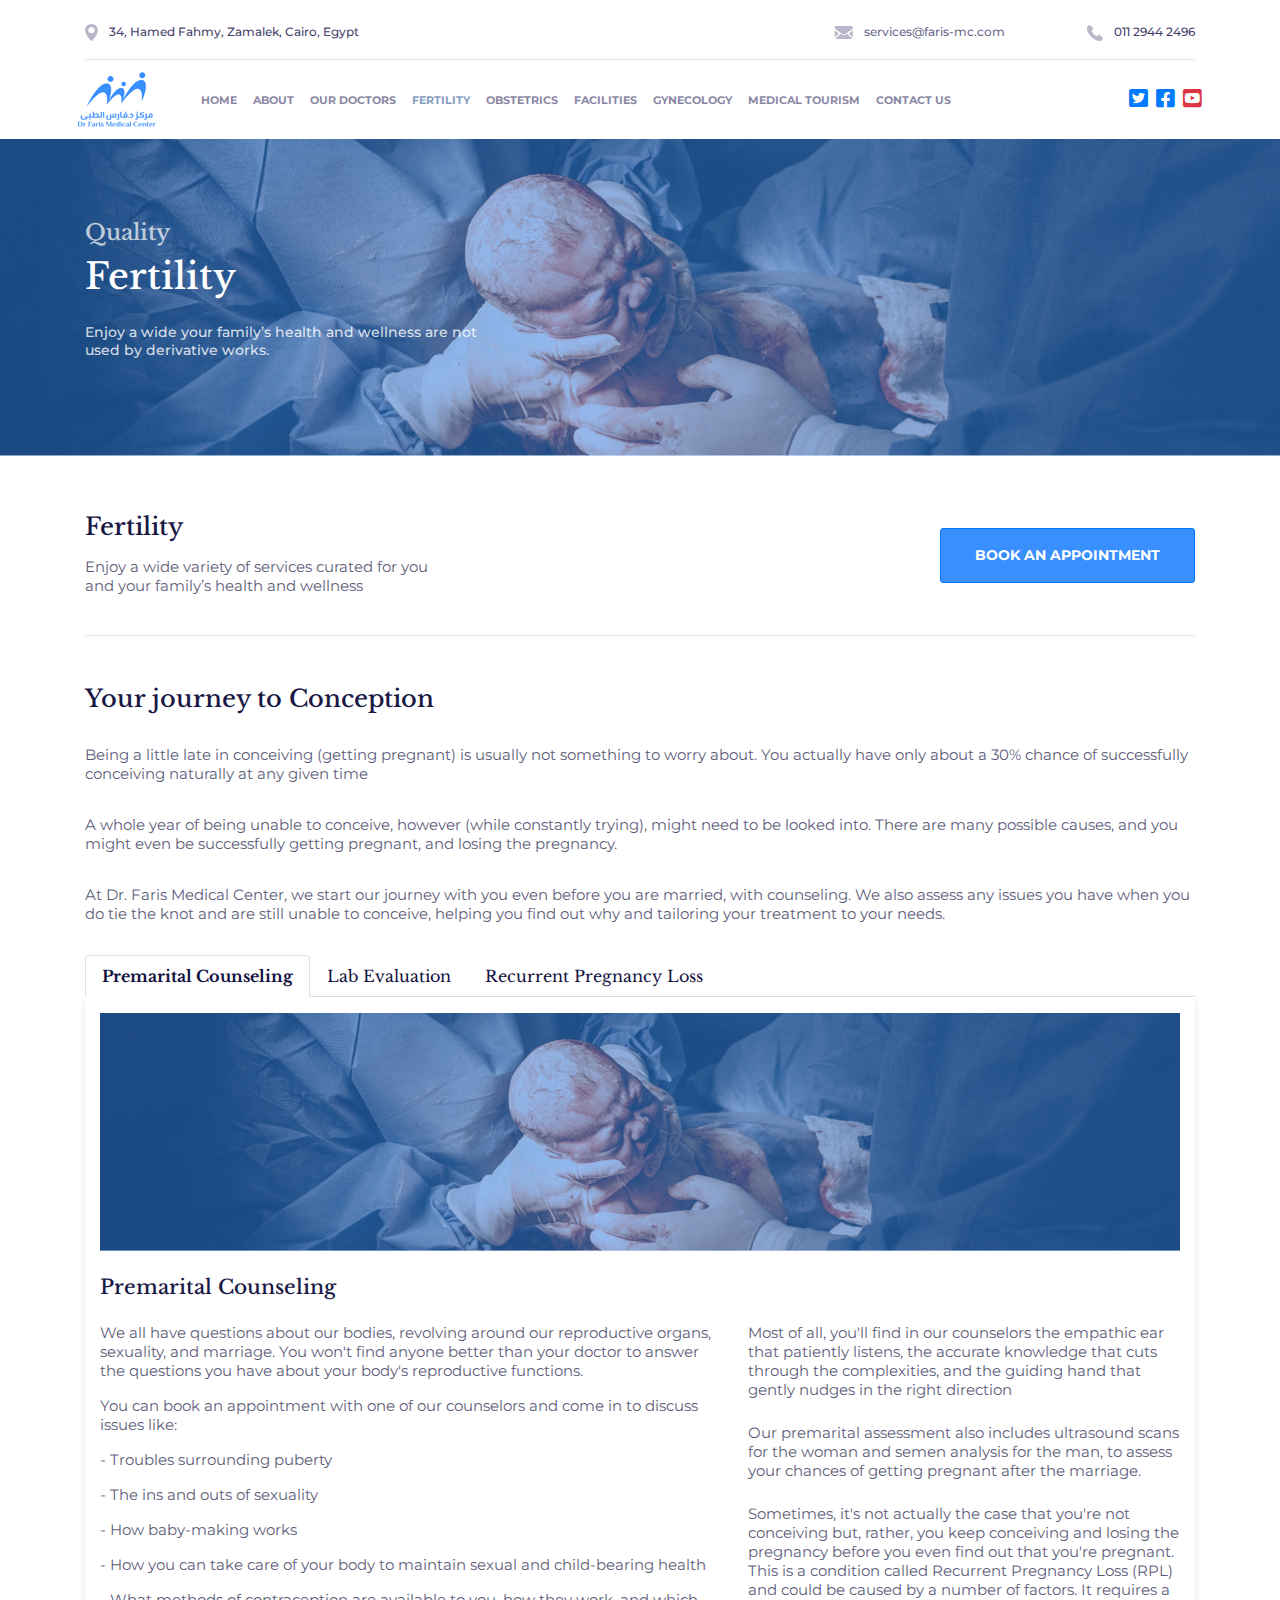
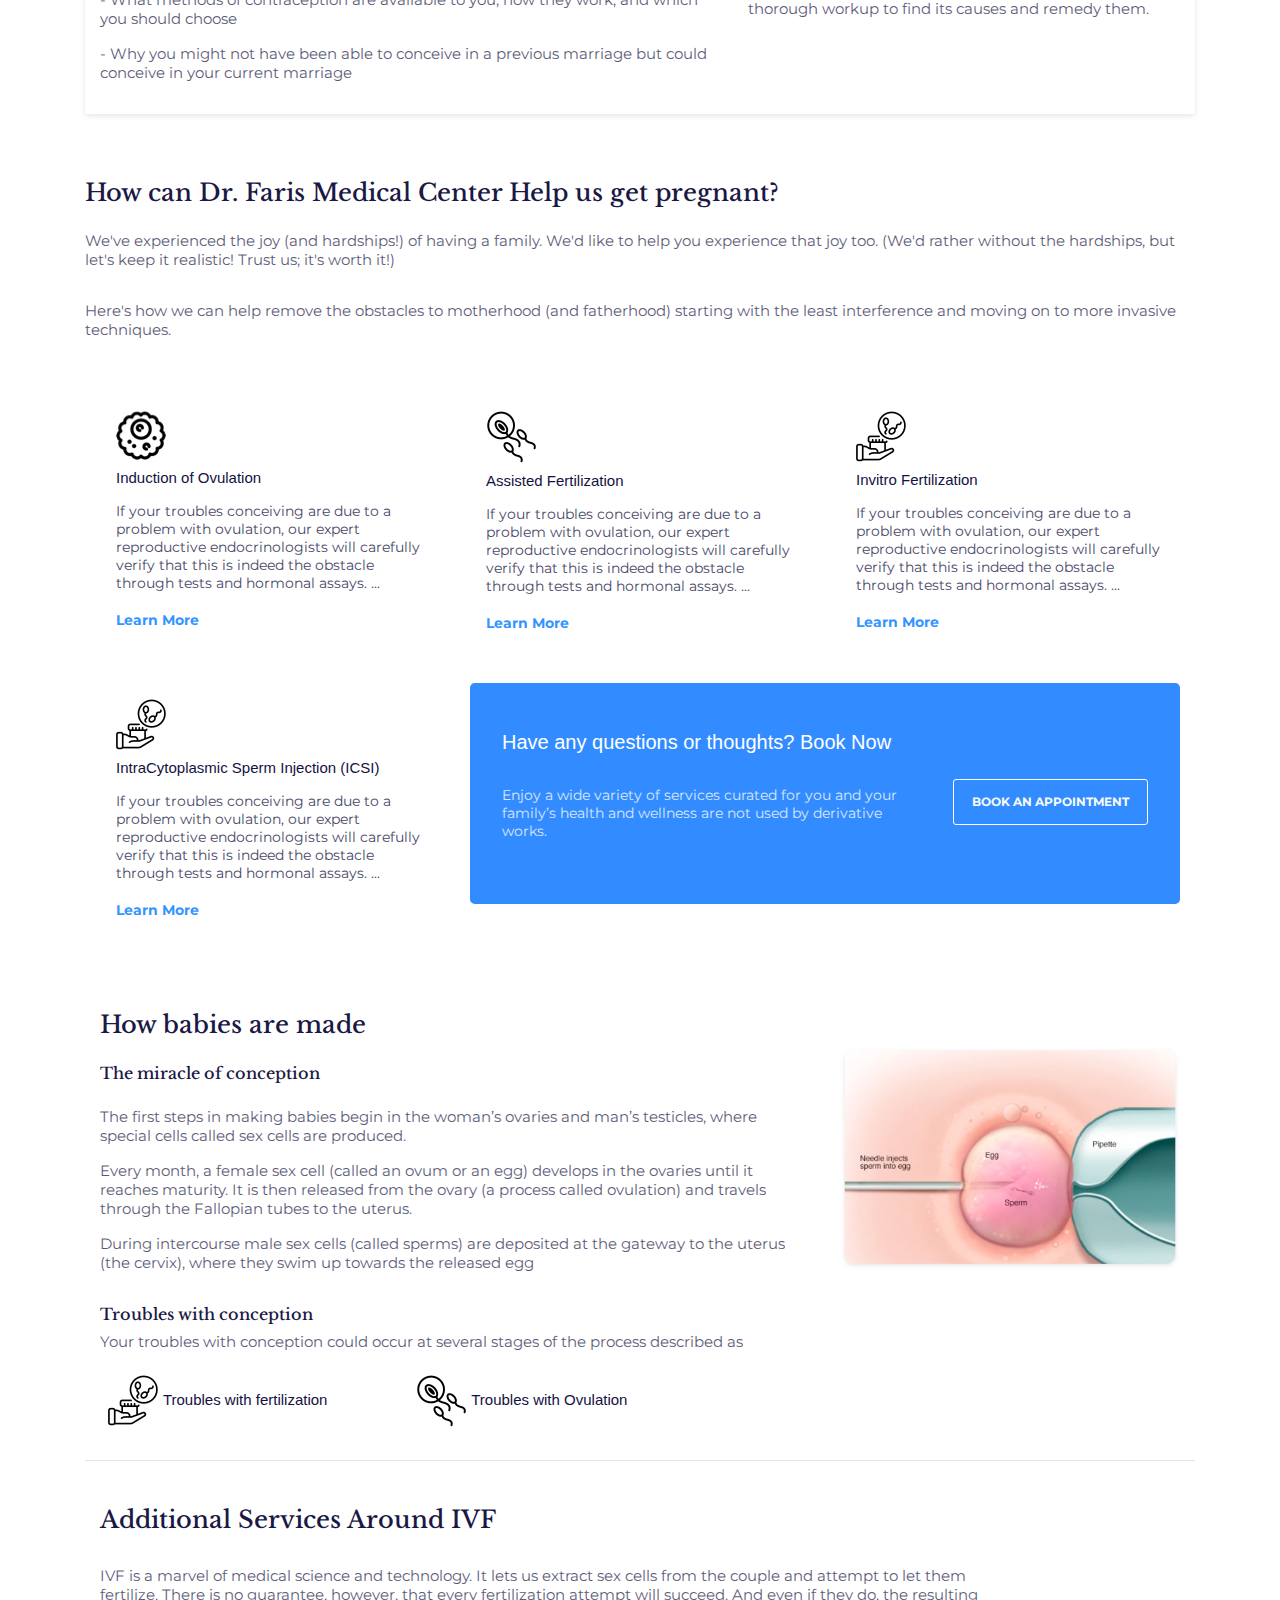
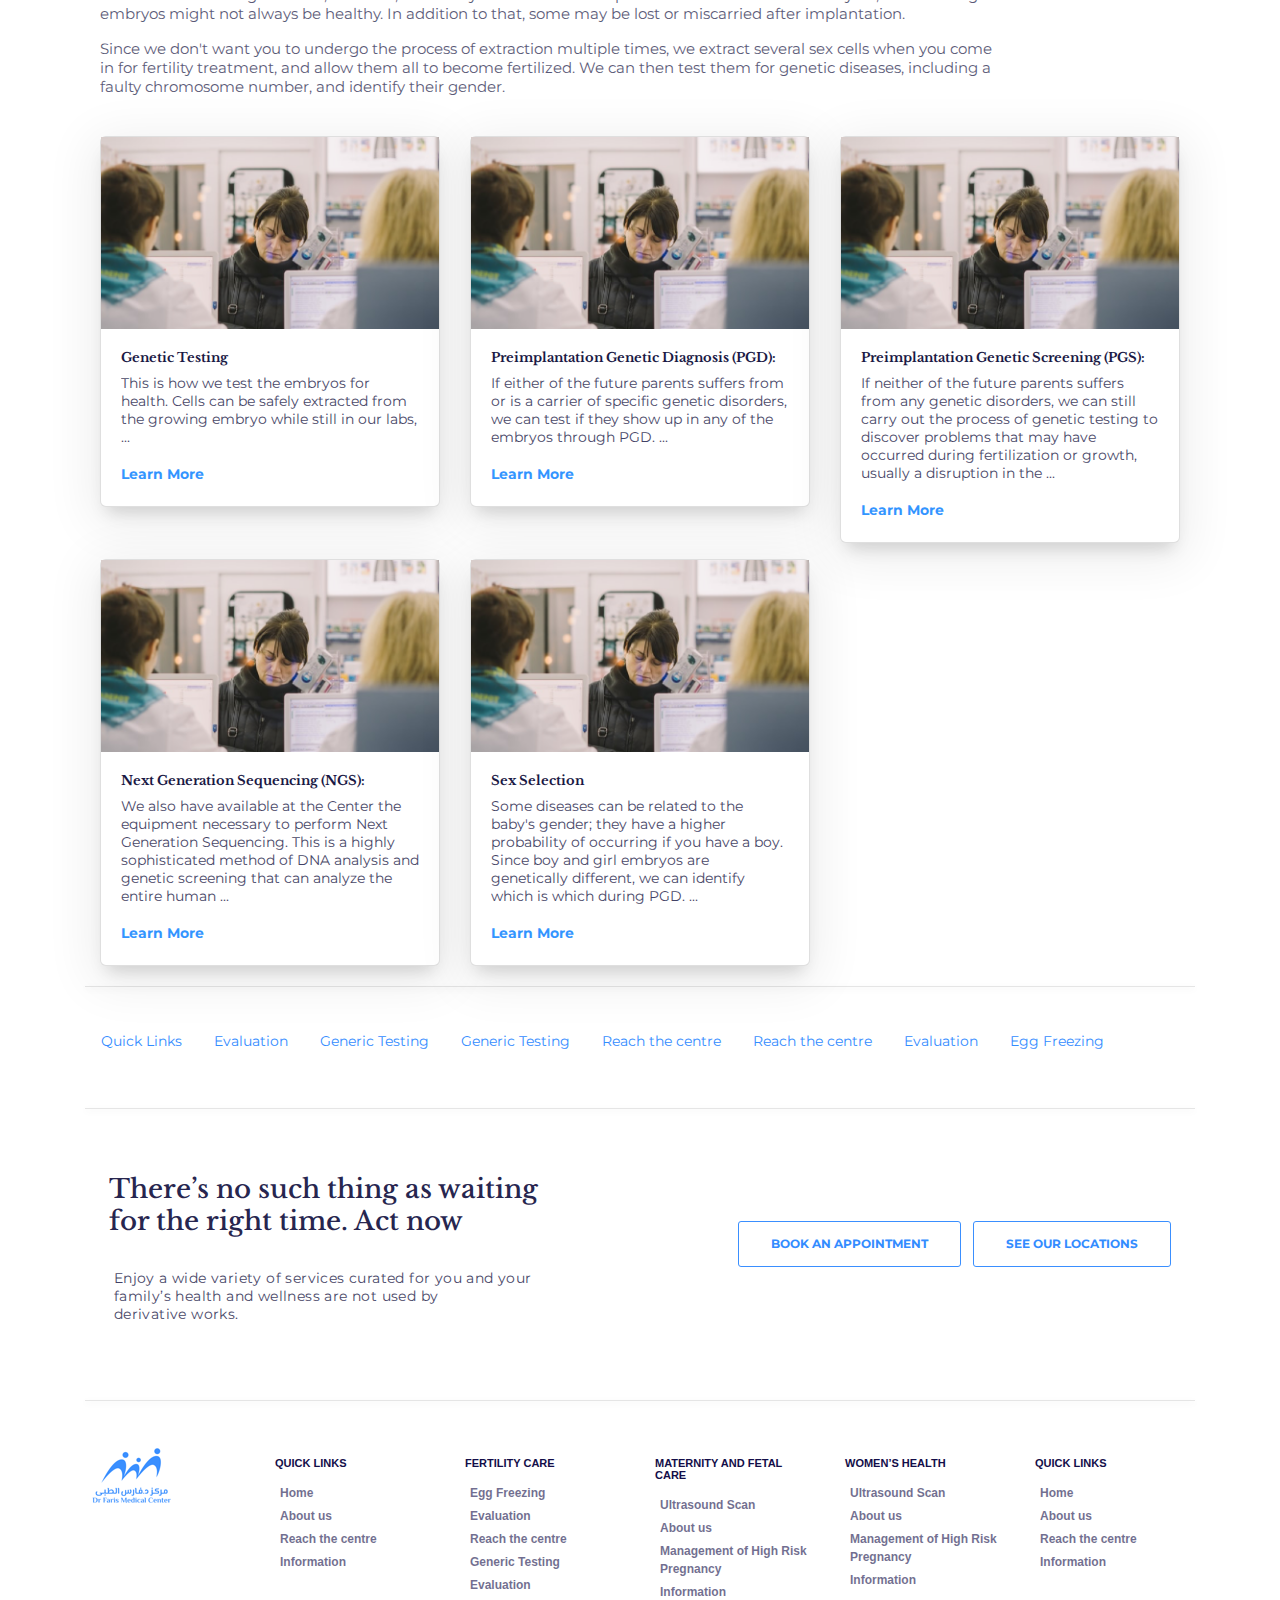
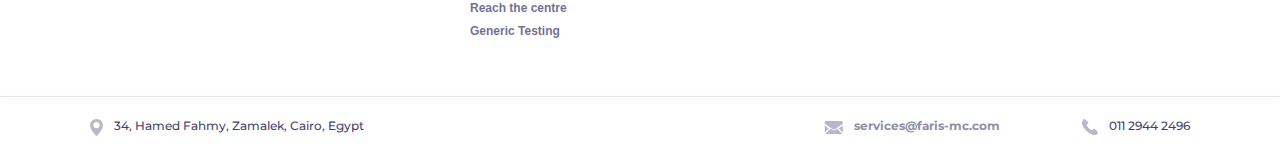
<file: fertility.html>
<!DOCTYPE html>
<html lang="en">

<head>
    <meta charset="UTF-8">
    <meta name="viewport" content="width=device-width, initial-scale=1.0">
    <meta http-equiv="X-UA-Compatible" content="ie=edge">
    <link rel="stylesheet" href="https://cdnjs.cloudflare.com/ajax/libs/twitter-bootstrap/4.3.1/css/bootstrap.min.css">
    <link rel="stylesheet" href="https://cdnjs.cloudflare.com/ajax/libs/font-awesome/5.11.2/css/all.min.css">
    <link href="https://fonts.googleapis.com/css?family=Montserrat:400,700,800,900&display=swap" rel="stylesheet">
    <link href="https://fonts.googleapis.com/css2?family=Libre+Baskerville&display=swap" rel="stylesheet">
    <link href="https://fonts.googleapis.com/css?family=Cairo:400,700&display=swap" rel="stylesheet">
    <link rel="stylesheet" href="package/css/swiper.min.css">
    <link rel="icon" href="images/logo.png">
    <link rel="stylesheet" href="css/style.css">
    <link rel="stylesheet" href="css/style_facilities.css">
    <!-- <link rel="stylesheet" href="css/styleAr.css"> -->
    <title> Fertility </title>
</head>

<body>

    <!-- Header -->
    <header class="pt-4">
        <div class="container firstHead">
            <div class="row">
                <div class="col-lg-6 col-md-5 col-sm-5 col-12">
                    <p class="textHeader"><img class="pr-2" src="images/map.svg"> 34, Hamed Fahmy, Zamalek, Cairo, Egypt
                    </p>
                </div>
                <div class="col-md-4 col-sm-4 col-7">
                    <p class="textHeader textMedia"><img class="pr-2" src="images/mail.svg"><a
                            href="mailto:services@faris-mc.com"> services@faris-mc.com </a></p>
                </div>
                <div class="col-lg-2 col-md-3 col-sm-3 col-5">
                    <p class="textHeader textMedia"><img class="pr-2" src="images/call.svg"> 011 2944 2496</p>
                </div>
            </div>
            <hr class="hr">
        </div>
    </header>

    <!-- Navbar -->
    <div class="container-fluid mt-0 bg-white" id="navbar">
        <nav class="navbar container navbar-expand-lg bg-white navbar-light bg-light p-0">
            <a class="navbar-brand" href="index.html"><img src="images/logo.png" alt="Dr Faris"></a>
            <button class="navbar-toggler" type="button" data-toggle="collapse" data-target="#navbarSupportedContent"
                aria-controls="navbarSupportedContent" aria-expanded="false" aria-label="Toggle navigation">
                <span class="navbar-toggler-icon"></span>
            </button>

            <div class="collapse navbar-collapse" id="navbarSupportedContent">
                <ul class="navbar-nav mr-auto">
                    <li class="nav-item">
                        <a class="nav-link" href="index.html"> HOME </a>
                    </li>
                    <li class="nav-item">
                        <a class="nav-link" href="aboutUs.html">ABOUT</a>
                    </li>
                    <li class="nav-item">
                        <a class="nav-link" href="team.html">OUR DOCTORS </a>
                    </li>
                    <li class="nav-item active">
                        <a class="nav-link" href="fertility.html">FERTILITY </a>
                    </li>
                    <li class="nav-item">
                        <a class="nav-link" href="obstetrics.html">OBSTETRICS</a>
                    </li>
                    <li class="nav-item">
                        <a class="nav-link" href="facilities.html">FACILITIES</a>
                    </li>
                    <!-- <li class="nav-item">
                        <a class="nav-link" href="#">WOMEN’S HEALTH</a>
                    </li> -->
                    <li class="nav-item">
                        <a class="nav-link" href="gynecology.html">GYNECOLOGY</a>
                    </li>
                    <li class="nav-item">
                        <a class="nav-link" href="medicalTourism.html">MEDICAL TOURISM</a>
                    </li>
                    <li class="nav-item">
                        <a class="nav-link" href="contactUs.html">CONTACT US</a>
                    </li>
                </ul>
                <ul class="navbar-nav ml-auto pr-2">
                    <li class="form-inline pt-3 pb-3">
                        <a href="#" class="pr-2 social_1"><i class="fab fa-twitter-square fa-lg text-primary"></i></a>
                        <a href="#" class="pr-2 social_2"><i class="fab fa-facebook-square fa-lg"></i></a>
                        <a href="#" class="social_1"><i class="fab fa-youtube-square fa-lg text-danger"></i></a>
                    </li>
                </ul>
            </div>
        </nav>
    </div>

    <!-- section two babys -->
    <div class="hero heroF">
        <div class="container">
            <div class="contentSection">
                <h2>Quality</h2>
                <h1 class="pt-2">Fertility</h1>
                <h4 class="pt-3">Enjoy a wide your family’s health and wellness are not <br> used by derivative works.
                </h4>
            </div>
        </div>
    </div>

    <!-- Treatments -->
    <div class="container tretms pt-5 pb-3">

        <div class="row">
            <div class="col-lg-9 col-sm-9">
                <div class="treatments">
                    <h4 class="pt-2 colorB pb-2 txtLibre">Fertility</h4>
                    <p>Enjoy a wide variety of services curated for you <br> and your family’s health and wellness</p>
                </div>
            </div>
            <div class="col-lg-3 col-sm-3">
                <div class="pt-4">
                    <button class="btn btn-primary py-3 text-center btn-block" data-toggle="modal" data-target="#bookAppointment">BOOK AN APPOINTMENT</button>
                </div>
            </div>
        </div>
        <hr class="hr2 p-0 my-4">
        <h4 class="txtLibre colorB py-4">Your journey to Conception</h4>
        <p class="pMe pb-3">
            Being a little late in conceiving (getting pregnant) is usually not something to worry about. You actually have only about a 30% chance of successfully conceiving naturally at any given time
        </p>
        <p class="pMe pb-3">
            A whole year of being unable to conceive, however (while constantly trying), might need to be looked into. There are many possible causes, and you might even be successfully getting pregnant, and losing the pregnancy. 
        </p>
        <p class="pMe pb-3">
            At Dr. Faris Medical Center, we start our journey with you even before you are married, with counseling. We also assess any issues you have when you do tie the knot and are still unable to conceive, helping you find out why and tailoring your treatment to your needs.
        </p>
        <ul class="nav nav-tabs tabLink" id="myTab" role="tablist">
            <li class="nav-item">
              <a class="nav-link active" id="Counseling-tab" data-toggle="tab" href="#Counseling" role="tab" 
              aria-controls="Counseling" aria-selected="true">Premarital Counseling</a>
            </li>
            <li class="nav-item">
              <a class="nav-link" id="evaluations-tab" data-toggle="tab" href="#evaluations" 
              role="tab" aria-controls="evaluations" aria-selected="false">Lab Evaluation</a>
            </li>
            <li class="nav-item">
              <a class="nav-link" id="contact-tab" data-toggle="tab" href="#contact" 
              role="tab" aria-controls="contact" aria-selected="false">Recurrent Pregnancy Loss</a>
            </li>
          </ul>
          <div class="tab-content pb-5" id="myTabContent">
            <div class="tab-pane pt-3 fade tabFil container show active" id="Counseling" role="tabpanel" aria-labelledby="Counseling-tab">
                <img src="images/fertility.png" class="img-fluid">
                <h5 class="txtLibre colorB pt-4">Premarital Counseling</h5>
                <div class="row py-3">
                    <div class="col-md-7">
                        <p class="pMe">
                            We all have questions about our bodies, revolving around our reproductive organs, sexuality, and marriage. You won't find anyone better than your doctor to answer the questions you have about your body's reproductive functions. 
                        </p>
                        <p class="pMe">
                            You can book an appointment with one of our counselors and come in to discuss issues like:
                        </p>
                        <p class="pMe">- Troubles surrounding puberty</p>
                        <p class="pMe">- The ins and outs of sexuality</p>
                        <p class="pMe"> - How baby-making works</p>
                        <p class="pMe">- How you can take care of your body to maintain sexual and child-bearing health</p>
                        <p class="pMe">- What methods of contraception are available to you, how they work, and which you should choose </p>
                        <p class="pMe">- Why you might not have been able to conceive in a previous marriage but could conceive in your current marriage</p>
                    </div>
                    <div class="col-md-5">
                        <p class="pMe">Most of all, you'll find in our counselors the empathic ear that patiently listens, the accurate knowledge that cuts through the complexities, and the guiding hand that gently nudges in the right direction</p>
                        <p class="pMe py-2">Our premarital assessment also includes ultrasound scans for the woman and semen analysis for the man, to assess your chances of getting pregnant after the marriage.</p>
                        <p class="pMe">Sometimes, it's not actually the case that you're not conceiving but, rather, you keep conceiving and losing the pregnancy before you even find out that you're pregnant. This is a condition called Recurrent Pregnancy Loss (RPL) and could be caused by a number of factors. It requires a thorough workup to find its causes and remedy them.</p>
                        
                    </div>
                </div>
            </div>
            <div class="tab-pane pt-3 container tabFil fade" id="evaluations" role="tabpanel" aria-labelledby="evaluations-tab">
                <img src="images/fertility.png" class="img-fluid">
                <h5 class="txtLibre colorB pt-4">Premarital Counseling</h5>
                <div class="row py-3">
                    <div class="col-md-7">
                        <p class="pMe">
                            We all have questions about our bodies, revolving around our reproductive organs, sexuality, and marriage. You won't find anyone better than your doctor to answer the questions you have about your body's reproductive functions. 
                        </p>
                        <p class="pMe">
                            You can book an appointment with one of our counselors and come in to discuss issues like:
                        </p>
                        <p class="pMe">- Troubles surrounding puberty</p>
                        <p class="pMe">- The ins and outs of sexuality</p>
                        <p class="pMe"> - How baby-making works</p>
                        <p class="pMe">- How you can take care of your body to maintain sexual and child-bearing health</p>
                        <p class="pMe">- What methods of contraception are available to you, how they work, and which you should choose </p>
                        <p class="pMe">- Why you might not have been able to conceive in a previous marriage but could conceive in your current marriage</p>
                    </div>
                    <div class="col-md-5">
                        <p class="pMe">Most of all, you'll find in our counselors the empathic ear that patiently listens, the accurate knowledge that cuts through the complexities, and the guiding hand that gently nudges in the right direction</p>
                        <p class="pMe py-2">Our premarital assessment also includes ultrasound scans for the woman and semen analysis for the man, to assess your chances of getting pregnant after the marriage.</p>
                        <p class="pMe">Sometimes, it's not actually the case that you're not conceiving but, rather, you keep conceiving and losing the pregnancy before you even find out that you're pregnant. This is a condition called Recurrent Pregnancy Loss (RPL) and could be caused by a number of factors. It requires a thorough workup to find its causes and remedy them.</p>
                        
                    </div>
                </div>
            </div>
            <div class="tab-pane pt-3 container tabFil fade" id="contact" role="tabpanel" aria-labelledby="contact-tab">
                <img src="images/fertility.png" class="img-fluid">
                <h5 class="txtLibre colorB pt-4">Premarital Counseling</h5>
                <div class="row py-3">
                    <div class="col-md-7">
                        <p class="pMe">
                            We all have questions about our bodies, revolving around our reproductive organs, sexuality, and marriage. You won't find anyone better than your doctor to answer the questions you have about your body's reproductive functions. 
                        </p>
                        <p class="pMe">
                            You can book an appointment with one of our counselors and come in to discuss issues like:
                        </p>
                        <p class="pMe">- Troubles surrounding puberty</p>
                        <p class="pMe">- The ins and outs of sexuality</p>
                        <p class="pMe"> - How baby-making works</p>
                        <p class="pMe">- How you can take care of your body to maintain sexual and child-bearing health</p>
                        <p class="pMe">- What methods of contraception are available to you, how they work, and which you should choose </p>
                        <p class="pMe">- Why you might not have been able to conceive in a previous marriage but could conceive in your current marriage</p>
                    </div>
                    <div class="col-md-5">
                        <p class="pMe">Most of all, you'll find in our counselors the empathic ear that patiently listens, the accurate knowledge that cuts through the complexities, and the guiding hand that gently nudges in the right direction</p>
                        <p class="pMe py-2">Our premarital assessment also includes ultrasound scans for the woman and semen analysis for the man, to assess your chances of getting pregnant after the marriage.</p>
                        <p class="pMe">Sometimes, it's not actually the case that you're not conceiving but, rather, you keep conceiving and losing the pregnancy before you even find out that you're pregnant. This is a condition called Recurrent Pregnancy Loss (RPL) and could be caused by a number of factors. It requires a thorough workup to find its causes and remedy them.</p>
                        
                    </div>
                </div>
            </div>
        </div>
        <h4 class="txtLibre colorB py-3">How can Dr. Faris Medical Center Help us get pregnant?</h4>
        <p class="pMe pb-3">
            We've experienced the joy (and hardships!) of having a family. We'd like to help you experience that joy too. (We'd rather without the hardships, but let's keep it realistic! Trust us; it's worth it!)
        </p>
        <p class="pMe pb-3">
            Here's how we can help remove the obstacles to motherhood (and fatherhood) starting with the least interference and moving on to more invasive techniques.
        </p>
        <div class="container py-3">
            <div class="row">
                <div class="col-md-4 col-sm-6 col-12">
                    <div class="my-2 induction p-3">
                        <img src="images/boydaa.png" class="img-fluid" alt="boydaa">
                        <h6 class="py-2">Induction of Ovulation</h6>
                        <p class="panel-body textPageSmall text-left"> If your troubles conceiving are due to a problem with ovulation, our expert reproductive endocrinologists will carefully verify that this is indeed the obstacle through tests and hormonal assays. 
                            <span class="threedots">...</span><span class="full_desc" style="display:none">Once that is confirmed, it is a simple process of taking a few pills (or enduring a couple of needle pricks) that will regulate your hormones resulting in normal ovulation. Well-timed intercourse should result in fertilization and a tiny person in the not-so-distant future.</span></p>
                        <a class="textPageSmall txtLink text-primary font-weight-bold" data-toggle="collapse" data-parent="#accordion" onclick="showMore()">Learn More</a>
                        
                    </div>
                </div>
                <div class="col-md-4 col-sm-6 col-12">
                    <div class="my-2 induction p-3">
                        <img src="images/many.png" class="img-fluid" alt="boydaa">
                        <h6 class="py-2">Assisted Fertilization</h6>
                        <p class="panel-body textPageSmall text-left"> If your troubles conceiving are due to a problem with ovulation, our expert reproductive endocrinologists will carefully verify that this is indeed the obstacle through tests and hormonal assays. 
                            <span class="threedots1">...</span><span class="full_desc1" style="display:none">Once that is confirmed, it is a simple process of taking a few pills (or enduring a couple of needle pricks) that will regulate your hormones resulting in normal ovulation. Well-timed intercourse should result in fertilization and a tiny person in the not-so-distant future.</span></p>
                        <a class="textPageSmall txtLink text-primary font-weight-bold" data-toggle="collapse" data-parent="#accordion" onclick="showMore2()">Learn More</a>
                        
                    </div>
                </div>
                <div class="col-md-4 col-sm-6 col-12">
                    <div class="my-2 induction p-3">
                        <img src="images/dded.png" class="img-fluid" alt="boydaa">
                        <h6 class="py-2">Invitro Fertilization</h6>
                        <p class="panel-body textPageSmall text-left"> If your troubles conceiving are due to a problem with ovulation, our expert reproductive endocrinologists will carefully verify that this is indeed the obstacle through tests and hormonal assays. 
                            <span class="threedots3">...</span><span class="full_desc3" style="display:none">Once that is confirmed, it is a simple process of taking a few pills (or enduring a couple of needle pricks) that will regulate your hormones resulting in normal ovulation. Well-timed intercourse should result in fertilization and a tiny person in the not-so-distant future.</span></p>
                        <a class="textPageSmall txtLink text-primary font-weight-bold" data-toggle="collapse" data-parent="#accordion" onclick="showMore3()">Learn More</a>
                        
                    </div>
                </div>
                <div class="col-md-4 col-sm-6 col-12 pt-3">
                    <div class="my-2 induction p-3">
                        <img src="images/dded.png" class="img-fluid" alt="boydaa">
                        <h6 class="py-2">IntraCytoplasmic Sperm Injection (ICSI)</h6>
                        <p class="panel-body textPageSmall text-left"> If your troubles conceiving are due to a problem with ovulation, our expert reproductive endocrinologists will carefully verify that this is indeed the obstacle through tests and hormonal assays. 
                            <span class="threedots4">...</span><span class="full_desc4" style="display:none">Once that is confirmed, it is a simple process of taking a few pills (or enduring a couple of needle pricks) that will regulate your hormones resulting in normal ovulation. Well-timed intercourse should result in fertilization and a tiny person in the not-so-distant future.</span></p>
                        <a class="textPageSmall txtLink text-primary font-weight-bold" data-toggle="collapse" data-parent="#accordion" onclick="showMore4()">Learn More</a>
                        
                    </div>
                </div>
                <div class="col-md-8 pt-3">
                    <div class="jumbotron py-5 mt-2">
                        <div class="row justify-content-around">
                            <div class="col-sm-8 col-12">
                                <div>
                                    <h5 class="text-white">Have any questions or thoughts? Book Now</h5>
                                    <p class="textPageSmall text-white pt-4">Enjoy a wide variety of services curated for you and your family’s health and wellness are not used by derivative works. </p>
                                </div>
                            </div>
                            <div class="col-sm-4 col-12">
                                <div class="pt-5 fRight">
                                    <button class="btn btn-outline-light btn-block mr-2" data-toggle="modal" data-target="#bookAppointment">BOOK AN APPOINTMENT</button>
                                </div>
                            </div>
                        </div>
                    </div>
                </div>
            </div>
        </div>

        <div class="container pt-5">
            <h4 class="txtLibre colorB">How babies are made</h4>
            <div class="row">
                <div class="col-md-8">
                    <h6 class="txtLibre colorB py-3">The miracle of conception</h6>
                    <p class="pMe">
                        The first steps in making babies begin in the woman’s ovaries and man’s testicles, where special cells called sex cells are produced.
                    </p>
                    <p class="pMe">
                        Every month, a female sex cell (called an ovum or an egg) develops in the ovaries until it reaches maturity. It is then released from the ovary (a process called ovulation) and travels through the Fallopian tubes to the uterus.
                    </p>
                    <p class="pMe">
                        During intercourse male sex cells (called sperms) are deposited at the gateway to the uterus (the cervix), where they swim up towards the released egg
                    </p>
                    <h6 class="txtLibre colorB pt-3">Troubles with conception</h6>
                    <p class="pMe">Your troubles with conception could occur at several stages of the process described as</p>
                    <div class="row">
                        <div class="col-md-5">
                            <div class="induction p-2">
                                <h6><img src="images/dded.png" class="img-fluid"> Troubles with fertilization</h6>
                            </div>
                        </div>
                        <div class="col-md-5">
                            <div class="induction p-2">
                                <h6><img src="images/many.png" class="img-fluid"> Troubles with Ovulation</h6>
                            </div>
                        </div>
                    </div>
                </div>
                <div class="col-md-4">
                    <img src="images/mdm.png" class="img-fluid">
                </div>
            </div>
        </div><hr>

        <div class="container">
            <div class="row py-4">
                <div class="col-lg-10">
                    <h4 class="txtLibre colorB pt-1 pb-4">Additional Services Around IVF</h4>
                    <p class="pMe">
                        IVF is a marvel of medical science and technology. It lets us extract sex cells from the couple and attempt to let them fertilize. There is no guarantee, however, that every fertilization attempt will succeed. And even if they do, the resulting embryos might not always be healthy. In addition to that, some may be lost or miscarried after implantation.
                    </p>
                    <p class="pMe">
                        Since we don't want you to undergo the process of extraction multiple times, we extract several sex cells when you come in for fertility treatment, and allow them all to become fertilized. We can then test them for genetic diseases, including a faulty chromosome number, and identify their gender.
                    </p>
                </div>
            </div>
            <div class="row rwFilter">
                <div class="col-md-4">
                    <div class="induction2 card mb-3">
                        <img src="images/rectangle.png" class="img-fluid">
                        <div class="card-body">
                            <h6 class="txtLibre colorB">Genetic Testing</h6>
                            <p class="panel-body textPageSmall text-left"> This is how we test the embryos for health. Cells can be safely extracted from the growing embryo while still in our labs, 
                                <span class="threedotsGg">...</span><span class="full_descGg" style="display:none">which allows us to test for genetic abnormalities.</span></p>
                            <a class="textPageSmall txtLink text-primary font-weight-bold" data-toggle="collapse" data-parent="#accordion" onclick="showMoreGg()">Learn More</a>
                        </div>
                    </div>
                </div>
                <div class="col-md-4">
                    <div class="induction2 card mb-3">
                        <img src="images/rectangle.png" class="img-fluid">
                        <div class="card-body">
                            <h6 class="txtLibre colorB">Preimplantation Genetic Diagnosis (PGD):</h6>
                            <p class="panel-body textPageSmall text-left"> If either of the future parents suffers from or is a carrier of specific genetic disorders, we can test if they show up in any of the embryos through PGD. 
                                <span class="threedotspp">...</span><span class="full_descpp" style="display:none">This involves testing the cells of the fertilized embryos for genetic disorders before implantation. Once we know which embryos are free from the genetic anomaly, the unhealthy ones are discarded, and the remaining healthy embryos can be preserved for future pregnancy [link to Preserving Your Fertility].</span></p>
                            <a class="textPageSmall txtLink text-primary font-weight-bold" data-toggle="collapse" data-parent="#accordion" onclick="showMorepp()">Learn More</a>
                        </div>
                    </div>
                </div>
                <div class="col-md-4">
                    <div class="induction2 card mb-3">
                        <img src="images/rectangle.png" class="img-fluid">
                        <div class="card-body">
                            <h6 class="txtLibre colorB">Preimplantation Genetic Screening (PGS):</h6>
                            <p class="panel-body textPageSmall text-left"> If neither of the future parents suffers from any genetic disorders, we can still carry out the process of genetic testing to discover problems that may have occurred during fertilization or growth, usually a disruption in the 
                                <span class="threedotspr">...</span><span class="full_descpr" style="display:none">number of chromosomes in the embryos. As with PGD [link if on separate pages], this process is carried out before returning one of the embryos to your uterus, any defective embryos are discarded, and the remaining healthy ones can be preserved for future pregnancy [link to Preserving Your Fertility].</span></p>
                            <a class="textPageSmall txtLink text-primary font-weight-bold" data-toggle="collapse" data-parent="#accordion" onclick="showMorepr()">Learn More</a>
                        </div>
                    </div>
                </div>
                <div class="col-md-4">
                    <div class="induction2 card mb-3">
                        <img src="images/rectangle.png" class="img-fluid">
                        <div class="card-body">
                            <h6 class="txtLibre colorB">Next Generation Sequencing (NGS):</h6>
                            <p class="panel-body textPageSmall text-left"> We also have available at the Center the equipment necessary to perform Next Generation Sequencing. This is a highly sophisticated method of DNA analysis and genetic screening that can analyze the entire human
                                <span class="threedotspn">...</span><span class="full_descpn" style="display:none">genome in a very short time, and can detect minute changes in genes that might not be detectable by standard screening methods.</span></p>
                            <a class="textPageSmall txtLink text-primary font-weight-bold" data-toggle="collapse" data-parent="#accordion" onclick="showMorepn()">Learn More</a>
                        </div>
                    </div>
                </div>
                <div class="col-md-4">
                    <div class="induction2 card mb-3">
                        <img src="images/rectangle.png" class="img-fluid">
                        <div class="card-body">
                            <h6 class="txtLibre colorB">Sex Selection</h6>
                            <p class="panel-body textPageSmall text-left"> Some diseases can be related to the baby's gender; they have a higher probability of occurring if you have a boy. Since boy and girl embryos are genetically different, we can identify which is which during PGD. 
                                <span class="threedotsps">...</span><span class="full_descps" style="display:none">Having multiple fertilized embryos allows us to choose the gender that is most likely to be healthy.</span></p>
                            <a class="textPageSmall txtLink text-primary font-weight-bold" data-toggle="collapse" data-parent="#accordion" onclick="showMoreps()">Learn More</a>
                        </div>
                    </div>
                </div>
            </div>
        </div><hr class="hr2 p-0 mt-1">
    </div>

    <!-- Quick links -->
    <div class="container pt-1">
        <nav class="nav quickLinks">
            <a class="nav-link active" href="#">Quick Links</a>
            <a class="nav-link" href="#">Evaluation</a>
            <a class="nav-link" href="#">Generic Testing </a>
            <a class="nav-link" href="#">Generic Testing </a>
            <a class="nav-link" href="#">Reach the centre</a>
            <a class="nav-link" href="#">Reach the centre</a>
            <a class="nav-link" href="#">Evaluation</a>
            <a class="nav-link" href="#">Egg Freezing</a>
        </nav>
        <hr class="hr2 p-0 mt-5">
    </div>

    <!-- Footer -->
    <div class="footer">
        <div class="jumbotron jumbotronFooterAbout">
            <div class="container">
                <div class="row justify-content-around">
                    <div class="col-sm-5 col-12">
                        <div>
                            <h4>There’s no such thing as waiting for the right time. Act now</h4>
                            <p class="pt-4 textPage">Enjoy a wide variety of services curated for you and your
                                family’s health and wellness are not used by <br> derivative works. </p>
                        </div>
                    </div>
                    <div class="col-sm-6 col-12">
                        <div class="pt-5 fRight">
                            <button class="btn btn-outline-light  mr-2" data-toggle="modal" data-target="#bookAppointment">BOOK AN APPOINTMENT</button>
                            <button class="btn btn-outline-light"> SEE OUR LOCATIONS </button>
                        </div>
                    </div>
                </div>
            </div>
        </div>
        <div>
            <div class="container links pt-2 pb-5">
                <hr class="hr2 p-0">
                <div class="row justify-content-around">
                    <div class="col-lg-2 col-md-3 col-sm-3 col-5">
                        <img src="images/logo.png" class="pt-4">
                    </div>
                    <div class="col-lg-2 col-md-3 col-sm-3 col-6 pt-2">
                        <h6>QUICK LINKS</h6>
                        <p><a href="#"> Home </a></p>
                        <p><a href="#"> About us </a></p>
                        <p><a href="#"> Reach the centre </a></p>
                        <p><a href="#"> Information </a></p>
                    </div>
                    <div class="col-lg-2 col-md-3 col-sm-3 col-5 pt-2">
                        <h6>FERTILITY CARE</h6>
                        <p><a href="#"> Egg Freezing </a></p>
                        <p><a href="#"> Evaluation </a></p>
                        <p><a href="#"> Reach the centre </a></p>
                        <p><a href="#"> Generic Testing </a></p>
                        <p><a href="#"> Evaluation </a></p>
                        <p><a href="#"> Reach the centre </a></p>
                        <p><a href="#"> Generic Testing </a></p>
                    </div>
                    <div class="col-lg-2 col-md-3 col-sm-3 col-6 pt-2">
                        <h6>MATERNITY AND FETAL CARE</h6>
                        <p><a href="#"> Ultrasound Scan </a></p>
                        <p><a href="#"> About us </a></p>
                        <p><a href="#"> Management of High Risk Pregnancy </a></p>
                        <p><a href="#"> Information </a></p>
                    </div>
                    <div class="col-lg-2 col-md-3 col-sm-3 col-5 pt-2">
                        <h6>WOMEN’S HEALTH</h6>
                        <p><a href="#"> Ultrasound Scan </a></p>
                        <p><a href="#"> About us </a></p>
                        <p><a href="#"> Management of High Risk Pregnancy </a></p>
                        <p><a href="#">Information </a></p>
                    </div>
                    <div class="col-lg-2 col-md-3 col-sm-3 col-6 pt-2">
                        <h6>QUICK LINKS</h6>
                        <p><a href="#"> Home </a></p>
                        <p><a href="#"> About us </a></p>
                        <p><a href="#"> Reach the centre </a></p>
                        <p><a href="#"> Information </a></p>
                    </div>
                </div>
            </div>
        </div>
        <hr class="hr2 p-0 mt-1">
        <div class="pb-3">
            <div class="container firstHead">
                <div class="row">
                    <div class="col-lg-6 col-md-5 col-sm-5 col-12">
                        <p class="textHeader"><img class="pr-2" src="images/map.svg"> 34, Hamed Fahmy, Zamalek, Cairo, Egypt
                        </p>
                    </div>
                    <div class="col-md-4 col-sm-4 col-7">
                        <p class="textHeader textMedia"><img class="pr-2" src="images/mail.svg"><a
                                href="mailto:services@faris-mc.com"> services@faris-mc.com </a></p>
                    </div>
                    <div class="col-lg-2 col-md-3 col-sm-3 col-5">
                        <p class="textHeader textMedia"><img class="pr-2" src="images/call.svg"> 011 2944 2496</p>
                    </div>
                </div>
            </div>
        </div>
    </div>

    <!-- Modal -->
    <div class="modal fade" id="bookAppointment" tabindex="-1" role="dialog" aria-labelledby="exampleModalLabel" aria-hidden="true">
        <div class="modal-dialog modal-lg" role="document">
            <div class="modal-content p-2">
                <div class="modal-header pb-0 border-bottom-0">
                    <h6 class="text-primary txtMons">RESERVE</h6>
                    <button type="button" class="close" data-dismiss="modal" aria-label="Close">
                        <span aria-hidden="true">&times;</span>
                    </button>
                </div>
                <div class="modal-body pt-3">
                    <h4 class="colorB txtLibre">Book an Appointment</h4>
                    <p class="pMe">Easily and comfortably book a seat from the comfort of your home and one of our agents will be in touch with you shortly</p>
                    <div class="pt-3">
                        <form class="form">
                            <div class="row">
                                <div class="col-md-6">
                                    <div class="form-group">
                                        <label for="name" class="pMe">NAME</label>
                                        <input type="text" id="name" class="form-control">
                                    </div>
                                </div>
                                <div class="col-md-6">
                                    <div class="form-group">
                                        <label for="phone" class="pMe">PHONE NUMBER</label>
                                        <input type="tel" id="phone" class="form-control">
                                    </div>
                                </div>
                            </div>
                            <div class="form-group">
                                <label class="pMe"> SELECT INQUIRY</label>
                                <select class="form-control form-control">
                                <option>I’m pregnant and I need follow-up</option>
                                <option>I’m pregnant and I need follow-up</option>
                                <option>I’m pregnant and I need follow-up</option>
                                </select>
                            </div>
                            <div class="row">
                                <div class="col-md-6">
                                    <button class="btn btnBook btn-block my-1">SEND</button>
                                </div>
                            </div>
                        </form>
                    </div>
                </div>
            </div>
        </div>
    </div>

    <script src="https://cdnjs.cloudflare.com/ajax/libs/jquery/3.4.1/jquery.min.js"></script>
    <script src="https://cdnjs.cloudflare.com/ajax/libs/popper.js/1.15.0/umd/popper.min.js"></script>
    <script src="https://cdnjs.cloudflare.com/ajax/libs/twitter-bootstrap/4.3.1/js/bootstrap.min.js"></script>
    <script src="package/js/swiper.min.js"></script>
    <script src="js/file.js"></script>
    <script>
        $(".accordion h5>.fa-angle-down, .accordion h5>.fa-angle-up").on("click", function () {
            if ($(this).hasClass("fa-angle-down")) {
                $(this).removeClass("fa-angle-down").addClass("fa-angle-up")
            } else $(this).removeClass("fa-angle-up").addClass("fa-angle-down")
        })
    </script>
</body>

</html>
</file>
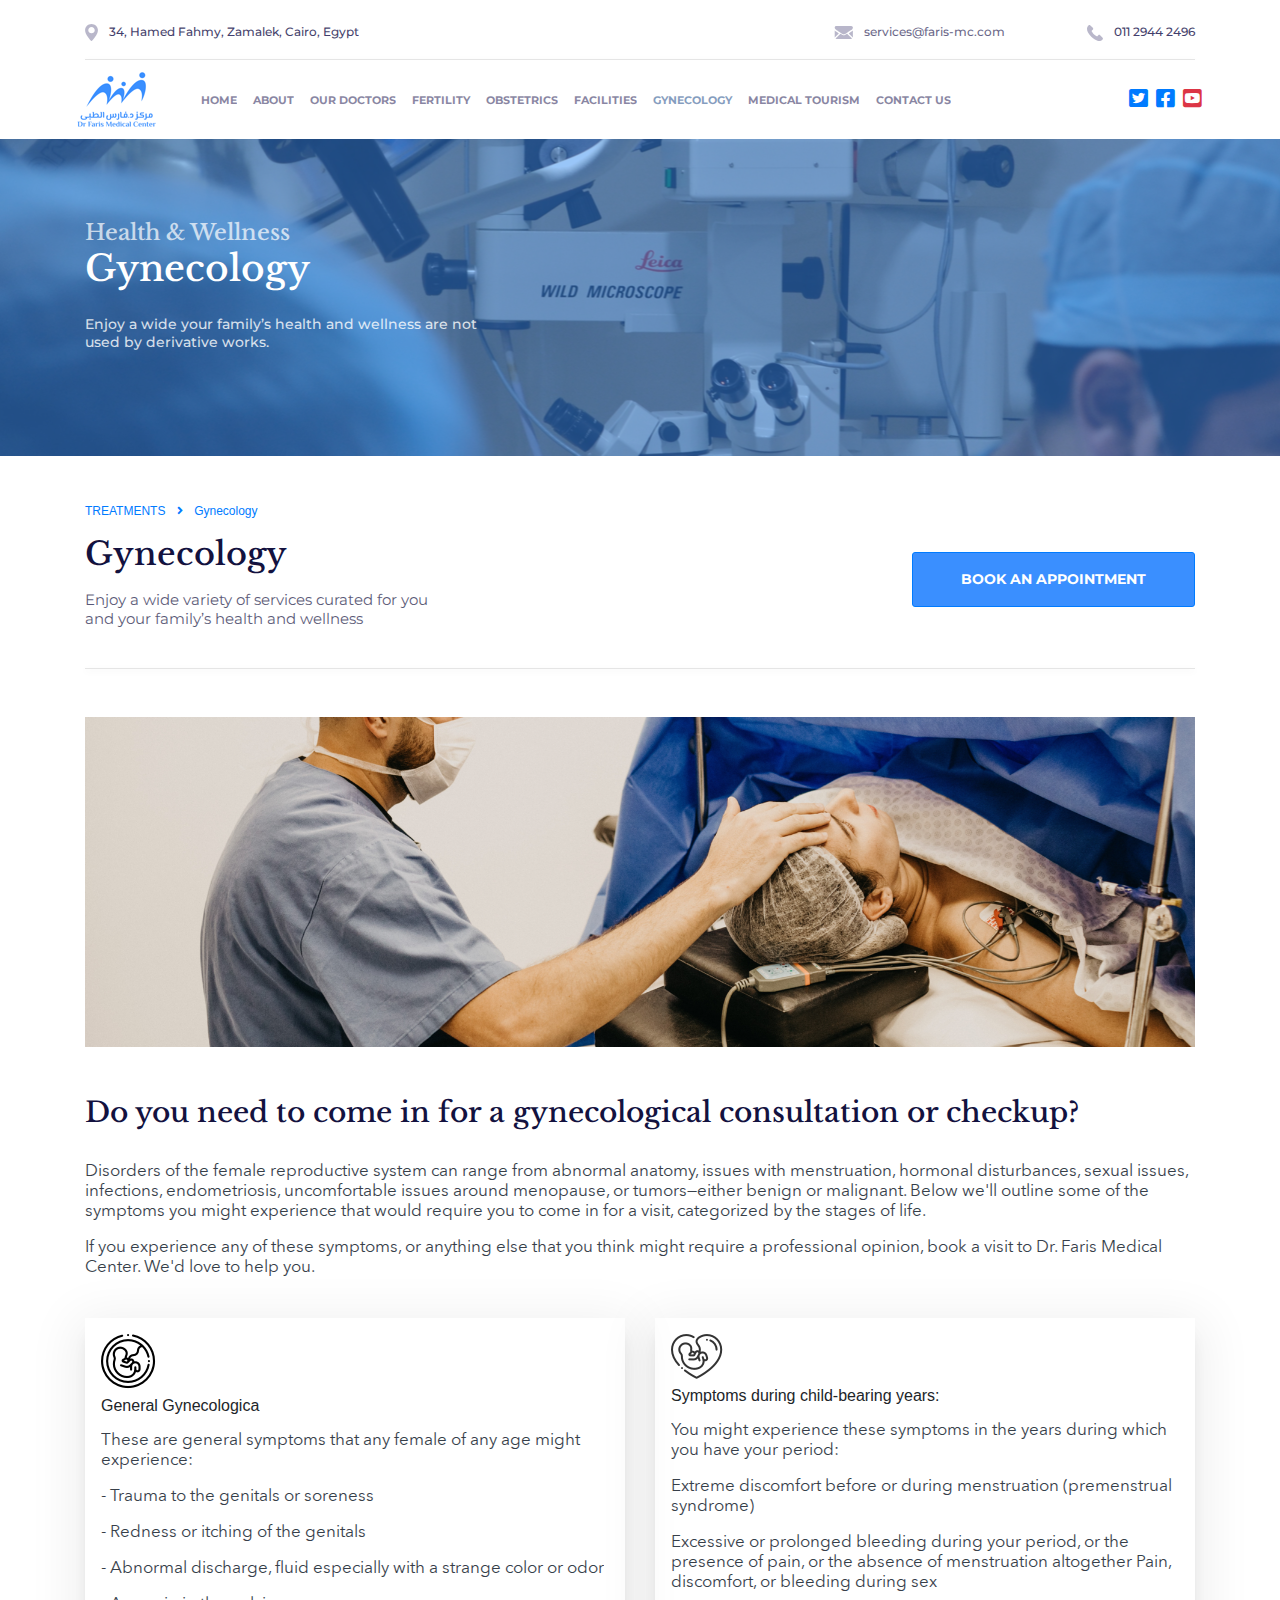
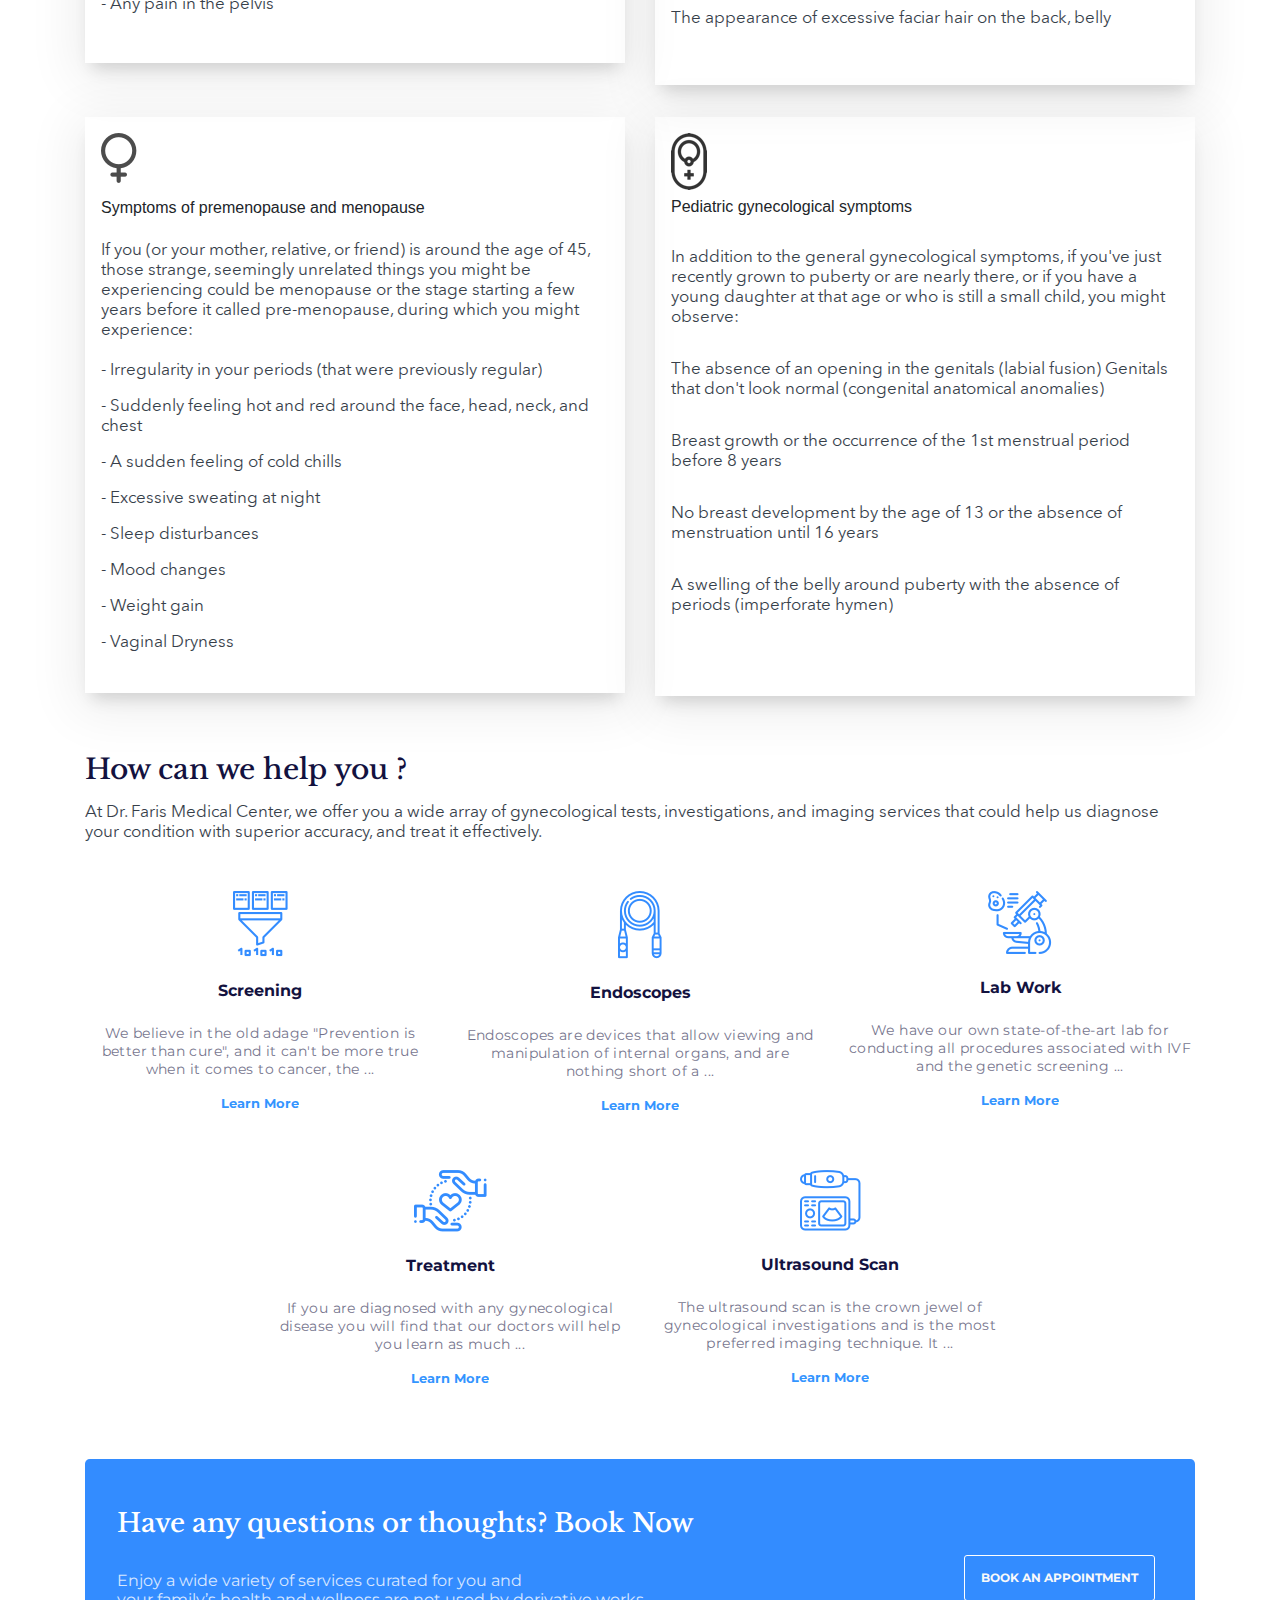
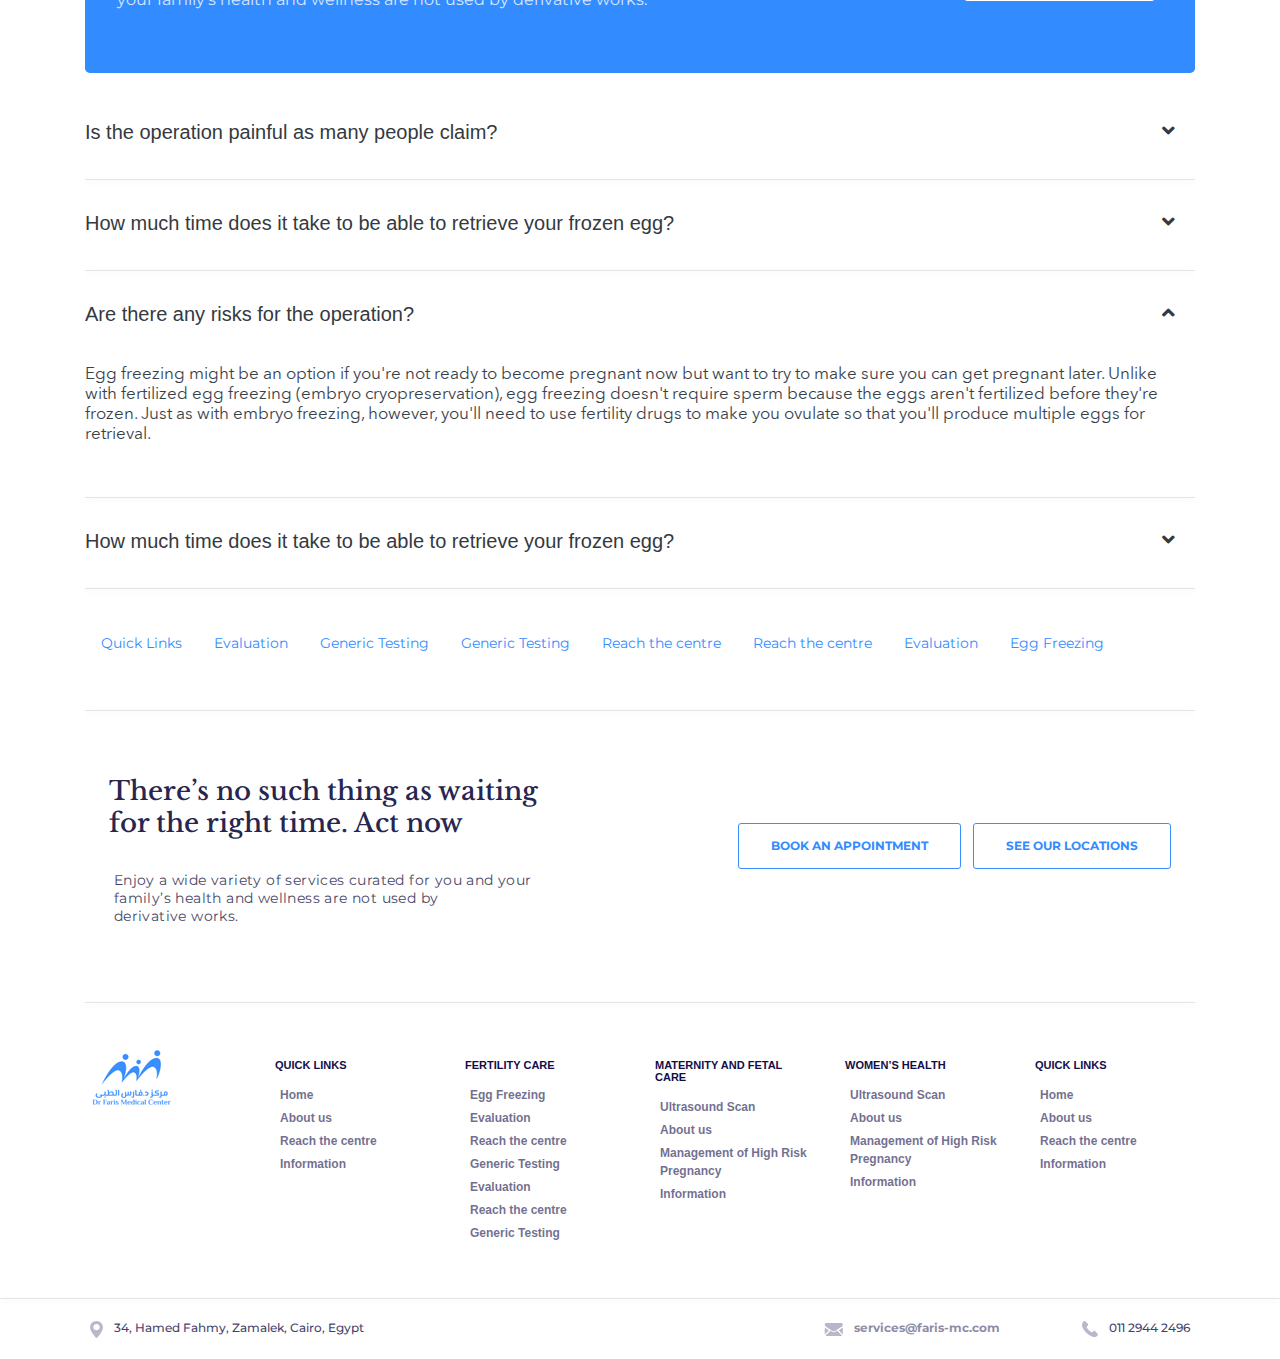
<file: gynecology.html>
<!DOCTYPE html>
<html lang="en">

<head>
    <meta charset="UTF-8">
    <meta name="viewport" content="width=device-width, initial-scale=1.0">
    <meta http-equiv="X-UA-Compatible" content="ie=edge">
    <link rel="stylesheet" href="https://cdnjs.cloudflare.com/ajax/libs/twitter-bootstrap/4.3.1/css/bootstrap.min.css">
    <link rel="stylesheet" href="https://cdnjs.cloudflare.com/ajax/libs/font-awesome/5.11.2/css/all.min.css">
    <link href="https://fonts.googleapis.com/css?family=Montserrat:400,700,800,900&display=swap" rel="stylesheet">
    <link href="https://fonts.googleapis.com/css2?family=Libre+Baskerville&display=swap" rel="stylesheet">
    <link href="https://fonts.googleapis.com/css?family=Cairo:400,700&display=swap" rel="stylesheet">
    <link rel="icon" href="images/logo.png">
    <link rel="stylesheet" href="css/style.css">
    <!-- <link rel="stylesheet" href="css/styleAr.css"> -->
    <title> Gynecology </title>
</head>

<body>

    <!-- Header -->
    <header class="pt-4">
        <div class="container firstHead">
            <div class="row">
                <div class="col-lg-6 col-md-5 col-sm-5 col-12">
                    <p class="textHeader"><img class="pr-2" src="images/map.svg"> 34, Hamed Fahmy, Zamalek, Cairo, Egypt
                    </p>
                </div>
                <div class="col-md-4 col-sm-4 col-7">
                    <p class="textHeader textMedia"><img class="pr-2" src="images/mail.svg"><a
                            href="mailto:services@faris-mc.com"> services@faris-mc.com </a></p>
                </div>
                <div class="col-lg-2 col-md-3 col-sm-3 col-5">
                    <p class="textHeader textMedia"><img class="pr-2" src="images/call.svg"> 011 2944 2496</p>
                </div>
            </div>
            <hr class="hr">
        </div>
    </header>

    <!-- Navbar -->
    <div class="container-fluid mt-0 bg-white" id="navbar">
        <nav class="navbar container navbar-expand-lg bg-white navbar-light bg-light p-0">
            <a class="navbar-brand" href="index.html"><img src="images/logo.png" alt="Dr Faris"></a>
            <button class="navbar-toggler" type="button" data-toggle="collapse" data-target="#navbarSupportedContent"
                aria-controls="navbarSupportedContent" aria-expanded="false" aria-label="Toggle navigation">
                <span class="navbar-toggler-icon"></span>
            </button>

            <div class="collapse navbar-collapse" id="navbarSupportedContent">
                <ul class="navbar-nav mr-auto">
                    <li class="nav-item">
                        <a class="nav-link" href="index.html"> HOME </a>
                    </li>
                    <li class="nav-item">
                        <a class="nav-link" href="aboutUs.html">ABOUT</a>
                    </li>
                    <li class="nav-item">
                        <a class="nav-link" href="team.html">OUR DOCTORS </a>
                    </li>
                    <li class="nav-item">
                        <a class="nav-link" href="fertility.html">FERTILITY</a>
                    </li>
                    <li class="nav-item">
                        <a class="nav-link" href="obstetrics.html">OBSTETRICS</a>
                    </li>
                    <li class="nav-item">
                        <a class="nav-link" href="facilities.html">FACILITIES</a>
                    </li>
                    <!-- <li class="nav-item">
                        <a class="nav-link" href="#">WOMEN’S HEALTH</a>
                    </li> -->
                    <li class="nav-item active">
                        <a class="nav-link" href="gynecology.html">GYNECOLOGY</a>
                    </li>
                    <li class="nav-item">
                        <a class="nav-link" href="medicalTourism.html">MEDICAL TOURISM</a>
                    </li>
                    <li class="nav-item">
                        <a class="nav-link" href="contactUs.html">CONTACT US</a>
                    </li>
                </ul>
                <ul class="navbar-nav ml-auto pr-2">
                    <li class="form-inline pt-3 pb-3">
                        <a href="#" class="pr-2 social_1"><i class="fab fa-twitter-square fa-lg text-primary"></i></a>
                        <a href="#" class="pr-2 social_2"><i class="fab fa-facebook-square fa-lg"></i></a>
                        <a href="#" class="social_1"><i class="fab fa-youtube-square fa-lg text-danger"></i></a>
                    </li>
                </ul>
            </div>
        </nav>
    </div>

    <!-- section two babys -->
    <div class="hero">
        <div class="container">
            <div class="contentSection">
                <h2>Health & Wellness</h2>
                <h1>Gynecology</h1>
                <h4 class="pt-3">Enjoy a wide your family’s health and wellness are not <br> used by derivative works.
                </h4>
            </div>
        </div>
    </div>

    <!-- Treatments -->
    <div class="container tretms pt-5 pb-3">

        <div class="row">
            <div class="col-lg-6 col-sm-6">
                <div class="treatments">
                    <h6><span><a href="#" class="pr-2">TREATMENTS</a> <i
                                class="fa fa-angle-right text-primary pr-2"></i> </span>
                        <span><a href="#" class="pr-2">Gynecology</a> </span>
                    </h6>
                    <h2 class="pt-2 pb-2">Gynecology</h2>
                    <p>Enjoy a wide variety of services curated for you <br> and your family’s health and wellness</p>

                </div>
            </div>
            <div class="col-lg-6 col-sm-6">
                <div class="pt-5">
                    <button class="btn btn-primary py-3 px-5 d-flex float-right">BOOK AN APPOINTMENT</button>
                </div>
            </div>
        </div>
        <hr class="hr2 p-0 my-4">
        <div class="gynecology mt-5"></div>
        <img src="images/RectangleA.png" class="img-fluid d-md-none d-lg-none d-sm-block">
        <h4 class="mb-3 pHead pt-5 pb-3">Do you need to come in for a gynecological consultation or checkup?</h4>
        <p class="ptext">
            Disorders of the female reproductive system can range from abnormal anatomy, issues with menstruation,
            hormonal disturbances, sexual issues, infections, endometriosis, uncomfortable issues around menopause, or
            tumors—either benign or malignant. Below we'll outline some of the symptoms you might experience that would
            require you to come in for a visit, categorized by the stages of life.
        </p>
        <p class="ptext">
            If you experience any of these symptoms, or anything else that you think might require a professional
            opinion, book a visit to Dr. Faris Medical Center. We'd love to help you.
        </p>
        <div class="row pt-3">
            <div class="col-md-6 col-sm-6 col-12">
                <div class="my-2 induction2 p-3">
                    <img src="images/bb.png" class="img-fluid" alt="boydaa">
                    <h6 class="py-2">General Gynecologica</h6>
                    <p class="ptext">These are general symptoms that any female of any age might experience:</p>
                    <p class="ptext">- Trauma to the genitals or soreness</p>
                    <p class="ptext">- Redness or itching of the genitals</p>
                    <p class="ptext"> - Abnormal discharge, fluid especially with a strange color or odor</p>
                    <p class="ptext pb-3">- Any pain in the pelvis</p>
                </div>
            </div>
            <div class="col-md-6 col-sm-6 col-12">
                <div class="my-2 induction2 p-3">
                    <img src="images/heartm.png" class="img-fluid" alt="boydaa">
                    <h6 class="py-2">Symptoms during child-bearing years:</h6>
                    <p class="ptext">You might experience these symptoms in the years during which you have your
                        period:</p>
                    <p class="ptext">Extreme discomfort before or during menstruation (premenstrual syndrome)</p>
                    <p class="ptext">Excessive or prolonged bleeding during your period, or the presence of pain, or
                        the absence of menstruation altogether Pain, discomfort, or bleeding during sex </p>
                    <p class="ptext pb-4">The appearance of excessive faciar hair on the back, belly</p>
                </div>
            </div>
        </div>
        <div class="row pt-3">
            <div class="col-md-6 col-sm-6 col-12">
                <div class="my-2 induction2 p-3">
                    <img src="images/plus.png" class="img-fluid" alt="boydaa">
                    <h6 class="py-3">Symptoms of premenopause and menopause</h6>
                    <p class="ptext">
                        If you (or your mother, relative, or friend) is around the age of 45, those strange,
                        seemingly unrelated things you might be experiencing could be menopause or the stage
                        starting a few years before it called pre-menopause, during which you might experience:
                    </p>
                    <p class="ptext pt-1">- Irregularity in your periods (that were previously regular) </p>
                    <p class="ptext">- Suddenly feeling hot and red around the face, head, neck, and chest</p>
                    <p class="ptext">- A sudden feeling of cold chills</p>
                    <p class="ptext">- Excessive sweating at night</p>
                    <p class="ptext">- Sleep disturbances</p>
                    <p class="ptext">- Mood changes</p>
                    <p class="ptext">- Weight gain </p>
                    <p class="ptext pb-2">- Vaginal Dryness</p>
                </div>
            </div>
            <div class="col-md-6 col-sm-6 col-12">
                <div class="my-2 induction2 p-3">
                    <img src="images/deds.png" class="img-fluid" alt="boydaa">
                    <h6 class="py-2">Pediatric gynecological symptoms</h6>
                    <p class="ptext py-3">In addition to the general gynecological symptoms, if you've just recently
                        grown to puberty or are nearly there, or if you have a young daughter at that age or who is
                        still a small child, you might observe:</p>
                    <p class="ptext">The absence of an opening in the genitals (labial fusion) Genitals that don't
                        look normal (congenital anatomical anomalies)</p>
                    <p class="ptext py-3">Breast growth or the occurrence of the 1st menstrual period before 8 years
                    </p>
                    <p class="ptext">No breast development by the age of 13 or the absence of menstruation until 16
                        years</p>
                    <p class="ptext pt-3 pb-5">A swelling of the belly around puberty with the absence of periods
                        (imperforate hymen)</p>
                </div>
            </div>
        </div>

        <h4 class="mb-3 pHead pt-5">How can we help you ?</h4>
        <p class="ptext">At Dr. Faris Medical Center, we offer you a wide array of gynecological tests,
            investigations, and imaging services that could help us diagnose your condition with superior accuracy,
            and treat it effectively.</p>

        <div class="row justify-content-around pt-4">
            <div class="col-md-4 col-sm-6 col-12">
                <div class="py-2">
                    <img src="images/Screening.png" class="img-fluid mx-auto pb-2 d-block">
                    <h6 class="txtH font-weight-bold text-center py-3">Screening</h6>
                    <p class="panel-body textPage text-center"> We believe in the old adage "Prevention is better
                        than cure", and it can't be more true when it comes to cancer, the
                        <span class="threedotsG">...</span><span class="full_descG" style="display:none">scourge of
                            modern healthcare. We offer you the following screening tests that can detect these
                            cancers: Pap smear for cancer of the cervix (the gateway to the uterus) Ultrasound scans
                            for cancer of the uterus and the endometrium (the inner lining of the uterus) These can
                            be performed routinely when you don't have any symptoms to catch early cancer
                            growths</span></p>
                    <p class="text-center"><a class="txtMed txtLink text-primary font-weight-bold"
                            data-toggle="collapse" data-parent="#accordion" onclick="showMoreG()">Learn More</a></p>
                </div>
            </div>
            <div class="col-md-4 col-sm-6 col-12">
                <div class="py-2">
                    <img src="images/Endoscopes.png" class="img-fluid mx-auto pb-2 d-block">
                    <h6 class="txtH font-weight-bold text-center py-3">Endoscopes</h6>
                    <p class="panel-body textPage text-center"> Endoscopes are devices that allow viewing and
                        manipulation of internal organs, and are nothing short of a
                        <span class="threedotsE">...</span><span class="full_descE" style="display:none">revolution
                            in the medical field. The gynecologists at Dr. Faris Medical Center are constantly
                            up-to-date on the procedures and guidelines of gynecological endoscopy, deftly employing
                            highly sensitive techniques, both to diagnose and to treat your condition. Gynecological
                            endoscopes can either enter through your belly and visualize the organs in your abdomen
                            and pelvis from the outside (laparoscope) or enter through the genitals to view the
                            gateway into your uterus—the cervix—and the inside of the uterus (hysteroscope).</span>
                    </p>
                    <p class="text-center"><a class="txtMed txtLink text-primary font-weight-bold"
                            data-toggle="collapse" data-parent="#accordion" onclick="showMoreE()">Learn More</a></p>
                </div>
            </div>
            <div class="col-md-4 col-sm-6 col-12">
                <div class="py-2">
                    <img src="images/lab.png" class="img-fluid mx-auto pb-2 d-block">
                    <h6 class="txtH font-weight-bold text-center py-3">Lab Work</h6>
                    <p class="panel-body textPage text-center"> We have our own state-of-the-art lab for conducting
                        all procedures associated with IVF and the genetic screening
                        <span class="threedotsL">...</span><span class="full_descL" style="display:none">conducted
                            around it, as well as our own facilities for preserving fertility [links to relevant
                            sections].</span></p>
                    <p class="text-center"><a class="txtMed txtLink text-primary font-weight-bold"
                            data-toggle="collapse" data-parent="#accordion" onclick="showMoreL()">Learn More</a></p>
                </div>
            </div>
        </div>

        <div class="row justify-content-center pt-4">
            <div class="col-md-4 col-sm-6 col-12">
                <div class="py-2">
                    <img src="images/Treatment.png" class="img-fluid mx-auto pb-2 d-block">
                    <h6 class="txtH font-weight-bold text-center py-3">Treatment</h6>
                    <p class="panel-body textPage text-center"> If you are diagnosed with any gynecological disease
                        you will find that our doctors will help you learn as much
                        <span class="threedotsT">...</span><span class="full_descT" style="display:none">as you can
                            about your condition. We offer tailored, compassionate, and affordable care, and our
                            doctors will discuss with you all treatment options available so you can make an
                            informed decision on what best suits your preferences. Our Center is equipped with
                            cutting edge technology and equipment that complements the deep knowledge and immaculate
                            clinical skill of our staff, ensuring that you are getting the very best care, which you
                            deserve.</span></p>
                    <p class="text-center"><a class="txtMed txtLink text-primary font-weight-bold"
                            data-toggle="collapse" data-parent="#accordion" onclick="showMoreT()">Learn More</a></p>
                </div>
            </div>
            <div class="col-md-4 col-sm-6 col-12">
                <div class="py-2">
                    <img src="images/Ultrasound.png" class="img-fluid mx-auto pb-2 d-block">
                    <h6 class="txtH font-weight-bold text-center py-3">Ultrasound Scan</h6>
                    <p class="panel-body textPage text-center"> The ultrasound scan is the crown jewel of
                        gynecological investigations and is the most preferred imaging technique. It
                        <span class="threedotsU">...</span><span class="full_descU" style="display:none">allows the
                            non-invasive visualization of the organs inside your abdomen and pelvis, including the
                            inside of your uterus and the different layers of its walls, and your ovaries, inside
                            and out. Ultrasounds can be obtained from the surface of your belly or through your
                            genitals. The machine is only as good as the doctor handling it, though. Our
                            gynecologists are trained thoroughly and extensively on ultrasound imaging techniques,
                            and are able to identify the smallest of anomalies, and take the most minute of
                            measurements available through the technology, which allow profound insights into your
                            reproductive health. Our founder himself, Dr. Mohamed Faris, has a natural talent for
                            ultrasonography, and has been a member of the International Society of Ultrasound in
                            Obstetrics and Gynecology (ISUOG) since 2002. (more about Dr. Faris) [link to about >
                            founder].</span></p>
                    <p class="text-center"><a class="txtMed txtLink text-primary font-weight-bold"
                            data-toggle="collapse" data-parent="#accordion" onclick="showMoreU()">Learn More</a></p>
                </div>
            </div>
        </div>

        <div class="jumbotron py-5 mt-5">
            <div class="row justify-content-around">
                <div class="col-sm-8 col-12">
                    <div>
                        <h4 class="text-white">Have any questions or thoughts? Book Now</h4>
                        <p class="text-white pt-4">Enjoy a wide variety of services curated for you and <br> your family’s health and wellness are not used by derivative works. </p>
                    </div>
                </div>
                <div class="col-sm-4 col-12">
                    <div class="pt-5 fRight">
                        <button class="btn btn-outline-light  mr-2 ">BOOK AN APPOINTMENT</button>
                    </div>
                </div>
            </div>
        </div>

        <div class="accordion border-0 md-accordion" id="accordionExEx" role="tablist" aria-multiselectable="true">

            <div class="card border-0 firstUploadCollapse">

                <div class="card-header bg-white pl-0 pt-3 border-0" role="tab">
                    <a data-toggle="collapse" data-parent="#accordionExEx" href=".collapseDetailsBs"
                        aria-expanded="true" aria-controls="collapseDetailsBs">
                        <h5 class="mb-2 px-0 border-0 text-dark">
                            Is the operation painful as many people claim?
                            <i class="float-right fas fa-angle-down rotate-icon"></i>
                        </h5>
                    </a>
                </div>

                <div class="collapse borderd border-top-0  collapseDetailsBs" role="tabpanel"
                    aria-labelledby="headingOne1" data-parent="#accordionExEx">
                    <div class="card-body">
                        <div class="pl-0 ml-0">
                            <p class="ptext">
                                Egg freezing might be an option if you're not ready to become pregnant
                                now but want to try to make sure you can get pregnant later.
                                Unlike with fertilized egg freezing (embryo cryopreservation),
                                egg freezing doesn't require sperm because the eggs aren't fertilized
                                before they're frozen. Just as with embryo freezing, however,
                                you'll need to use fertility drugs to make you ovulate so that
                                you'll produce multiple eggs for retrieval.
                            </p>
                        </div>
                    </div>
                </div>

            </div>
            <hr class="hr2 p-0">
        </div>

        <div class="accordion border-0 md-accordion" id="accordionEx2" role="tablist" aria-multiselectable="true">

            <div class="card border-0 firstUploadCollapse">

                <div class="card-header bg-white pl-0 pt-3 border-0" role="tab">
                    <a data-toggle="collapse" data-parent="#accordionEx2" href=".collapseDetails"
                        aria-expanded="true" aria-controls="collapseDetails">
                        <h5 class="mb-2 px-0 border-0 text-dark">
                            How much time does it take to be able to retrieve your frozen egg?
                            <i class="float-right fas fa-angle-down rotate-icon"></i>
                        </h5>
                    </a>
                </div>

                <div class="collapse borderd border-top-0  collapseDetails" role="tabpanel"
                    aria-labelledby="headingOne1" data-parent="#accordionEx2">
                    <div class="card-body">
                        <div class="pl-0 ml-0">
                            <p class="ptext">
                                Egg freezing might be an option if you're not ready to become pregnant
                                now but want to try to make sure you can get pregnant later.
                                Unlike with fertilized egg freezing (embryo cryopreservation),
                                egg freezing doesn't require sperm because the eggs aren't fertilized
                                before they're frozen. Just as with embryo freezing, however,
                                you'll need to use fertility drugs to make you ovulate so that
                                you'll produce multiple eggs for retrieval.
                            </p>
                        </div>
                    </div>
                </div>

            </div>
            <hr class="hr2 p-0">

        </div>

        <div class="accordion border-0 md-accordion" id="accordionExD" role="tablist" aria-multiselectable="true">

            <div class="card border-0 firstUploadCollapse">

                <div class="card-header bg-white pl-0 pt-3 border-0" role="tab">
                    <a data-toggle="collapse" data-parent="#accordionExD" href=".risk" aria-expanded="true"
                        aria-controls="risk">
                        <h5 class="mb-2 px-0 border-0 text-dark">
                            Are there any risks for the operation?
                            <i class="float-right fas fa-angle-up rotate-icon"></i>
                        </h5>
                    </a>
                </div>

                <div class="collapse show borderd border-top-0  risk" role="tabpanel" aria-labelledby="headingOne1"
                    data-parent="#accordionExD">
                    <div class="card-body">
                        <div class="pl-0 ml-0">
                            <p class="ptext">
                                Egg freezing might be an option if you're not ready to become pregnant
                                now but want to try to make sure you can get pregnant later.
                                Unlike with fertilized egg freezing (embryo cryopreservation),
                                egg freezing doesn't require sperm because the eggs aren't fertilized
                                before they're frozen. Just as with embryo freezing, however,
                                you'll need to use fertility drugs to make you ovulate so that
                                you'll produce multiple eggs for retrieval.
                            </p>
                        </div>
                    </div>
                </div>

            </div>
            <hr class="hr2 p-0">

        </div>

        <div class="accordion border-0 md-accordion" id="accordionOperation" role="tablist"
            aria-multiselectable="true">

            <div class="card border-0 firstUploadCollapse">

                <div class="card-header bg-white pl-0 pt-3 border-0" role="tab">
                    <a data-toggle="collapse" data-parent="#accordionOperation" href=".collapseOperation"
                        aria-expanded="true" aria-controls="collapseOperation">
                        <h5 class="mb-2 px-0 border-0 text-dark">
                            How much time does it take to be able to retrieve your frozen egg?
                            <i class="float-right fas fa-angle-down rotate-icon"></i>
                        </h5>
                    </a>
                </div>

                <div class="collapse borderd border-top-0  collapseOperation" role="tabpanel"
                    aria-labelledby="headingOne1" data-parent="#accordionOperation">
                    <div class="card-body">
                        <div class="pl-0 ml-0">
                            <p class="ptext">
                                Egg freezing might be an option if you're not ready to become pregnant
                                now but want to try to make sure you can get pregnant later.
                                Unlike with fertilized egg freezing (embryo cryopreservation),
                                egg freezing doesn't require sperm because the eggs aren't fertilized
                                before they're frozen. Just as with embryo freezing, however,
                                you'll need to use fertility drugs to make you ovulate so that
                                you'll produce multiple eggs for retrieval.
                            </p>
                        </div>
                    </div>
                </div>

            </div>
            <hr class="hr2 p-0">

        </div>

    </div>

    <!-- Quick links -->
    <div class="container pt-1">
        <nav class="nav quickLinks">
            <a class="nav-link active" href="#">Quick Links</a>
            <a class="nav-link" href="#">Evaluation</a>
            <a class="nav-link" href="#">Generic Testing </a>
            <a class="nav-link" href="#">Generic Testing </a>
            <a class="nav-link" href="#">Reach the centre</a>
            <a class="nav-link" href="#">Reach the centre</a>
            <a class="nav-link" href="#">Evaluation</a>
            <a class="nav-link" href="#">Egg Freezing</a>
        </nav>
        <hr class="hr2 p-0 mt-5">
    </div>

    <!-- Footer -->
    <div class="footer">
        <div class="jumbotron jumbotronFooterAbout">
            <div class="container">
                <div class="row justify-content-around">
                    <div class="col-sm-5 col-12">
                        <div>
                            <h4>There’s no such thing as waiting for the right time. Act now</h4>
                            <p class="pt-4 textPage">Enjoy a wide variety of services curated for you and your
                                family’s health and wellness are not used by <br> derivative works. </p>
                        </div>
                    </div>
                    <div class="col-sm-6 col-12">
                        <div class="pt-5 fRight">
                            <button class="btn btn-outline-light  mr-2" data-toggle="modal" data-target="#bookAppointment">BOOK AN APPOINTMENT</button>
                            <button class="btn btn-outline-light"> SEE OUR LOCATIONS </button>
                        </div>
                    </div>
                </div>
            </div>
        </div>
        <div>
            <div class="container links pt-2 pb-5">
                <hr class="hr2 p-0">
                <div class="row justify-content-around">
                    <div class="col-lg-2 col-md-3 col-sm-3 col-5">
                        <img src="images/logo.png" class="pt-4">
                    </div>
                    <div class="col-lg-2 col-md-3 col-sm-3 col-6 pt-2">
                        <h6>QUICK LINKS</h6>
                        <p><a href="#"> Home </a></p>
                        <p><a href="#"> About us </a></p>
                        <p><a href="#"> Reach the centre </a></p>
                        <p><a href="#"> Information </a></p>
                    </div>
                    <div class="col-lg-2 col-md-3 col-sm-3 col-5 pt-2">
                        <h6>FERTILITY CARE</h6>
                        <p><a href="#"> Egg Freezing </a></p>
                        <p><a href="#"> Evaluation </a></p>
                        <p><a href="#"> Reach the centre </a></p>
                        <p><a href="#"> Generic Testing </a></p>
                        <p><a href="#"> Evaluation </a></p>
                        <p><a href="#"> Reach the centre </a></p>
                        <p><a href="#"> Generic Testing </a></p>
                    </div>
                    <div class="col-lg-2 col-md-3 col-sm-3 col-6 pt-2">
                        <h6>MATERNITY AND FETAL CARE</h6>
                        <p><a href="#"> Ultrasound Scan </a></p>
                        <p><a href="#"> About us </a></p>
                        <p><a href="#"> Management of High Risk Pregnancy </a></p>
                        <p><a href="#"> Information </a></p>
                    </div>
                    <div class="col-lg-2 col-md-3 col-sm-3 col-5 pt-2">
                        <h6>WOMEN’S HEALTH</h6>
                        <p><a href="#"> Ultrasound Scan </a></p>
                        <p><a href="#"> About us </a></p>
                        <p><a href="#"> Management of High Risk Pregnancy </a></p>
                        <p><a href="#">Information </a></p>
                    </div>
                    <div class="col-lg-2 col-md-3 col-sm-3 col-6 pt-2">
                        <h6>QUICK LINKS</h6>
                        <p><a href="#"> Home </a></p>
                        <p><a href="#"> About us </a></p>
                        <p><a href="#"> Reach the centre </a></p>
                        <p><a href="#"> Information </a></p>
                    </div>
                </div>
            </div>
        </div>
        <hr class="hr2 p-0 mt-1">
        <div class="pb-3">
            <div class="container firstHead">
                <div class="row">
                    <div class="col-lg-6 col-md-5 col-sm-5 col-12">
                        <p class="textHeader"><img class="pr-2" src="images/map.svg"> 34, Hamed Fahmy, Zamalek, Cairo, Egypt
                        </p>
                    </div>
                    <div class="col-md-4 col-sm-4 col-7">
                        <p class="textHeader textMedia"><img class="pr-2" src="images/mail.svg"><a
                                href="mailto:services@faris-mc.com"> services@faris-mc.com </a></p>
                    </div>
                    <div class="col-lg-2 col-md-3 col-sm-3 col-5">
                        <p class="textHeader textMedia"><img class="pr-2" src="images/call.svg"> 011 2944 2496</p>
                    </div>
                </div>
            </div>
        </div>
    </div>

    <!-- Modal -->
    <div class="modal fade" id="bookAppointment" tabindex="-1" role="dialog" aria-labelledby="exampleModalLabel" aria-hidden="true">
        <div class="modal-dialog modal-lg" role="document">
            <div class="modal-content p-2">
                <div class="modal-header pb-0 border-bottom-0">
                    <h6 class="text-primary txtMons">RESERVE</h6>
                    <button type="button" class="close" data-dismiss="modal" aria-label="Close">
                        <span aria-hidden="true">&times;</span>
                    </button>
                </div>
                <div class="modal-body pt-3">
                    <h4 class="colorB txtLibre">Book an Appointment</h4>
                    <p class="pMe">Easily and comfortably book a seat from the comfort of your home and one of our agents will be in touch with you shortly</p>
                    <div class="pt-3">
                        <form class="form">
                            <div class="row">
                                <div class="col-md-6">
                                    <div class="form-group">
                                        <label for="name" class="pMe">NAME</label>
                                        <input type="text" id="name" class="form-control">
                                    </div>
                                </div>
                                <div class="col-md-6">
                                    <div class="form-group">
                                        <label for="phone" class="pMe">PHONE NUMBER</label>
                                        <input type="tel" id="phone" class="form-control">
                                    </div>
                                </div>
                            </div>
                            <div class="form-group">
                                <label class="pMe"> SELECT INQUIRY</label>
                                <select class="form-control form-control">
                                <option>I’m pregnant and I need follow-up</option>
                                <option>I’m pregnant and I need follow-up</option>
                                <option>I’m pregnant and I need follow-up</option>
                                </select>
                            </div>
                            <div class="row">
                                <div class="col-md-6">
                                    <button class="btn btnBook btn-block my-1">SEND</button>
                                </div>
                            </div>
                        </form>
                    </div>
                </div>
            </div>
        </div>
    </div>

    <script src="https://cdnjs.cloudflare.com/ajax/libs/jquery/3.4.1/jquery.min.js"></script>
    <script src="https://cdnjs.cloudflare.com/ajax/libs/popper.js/1.15.0/umd/popper.min.js"></script>
    <script src="https://cdnjs.cloudflare.com/ajax/libs/twitter-bootstrap/4.3.1/js/bootstrap.min.js"></script>
    <script src="js/file.js"></script>
    <script>
        $(".accordion h5>.fa-angle-down, .accordion h5>.fa-angle-up").on("click", function () {
            if ($(this).hasClass("fa-angle-down")) {
                $(this).removeClass("fa-angle-down").addClass("fa-angle-up")
            } else $(this).removeClass("fa-angle-up").addClass("fa-angle-down")
        })
        window.onscroll = function() {myFunction()};

        var navbar = document.getElementById("navbar");
        var sticky = navbar.offsetTop;

        function myFunction() {
        if (window.pageYOffset >= sticky) {
            navbar.classList.add("sticky")
        } else {
            navbar.classList.remove("sticky");
        }
        }
    </script>
</body>

</html>
</file>
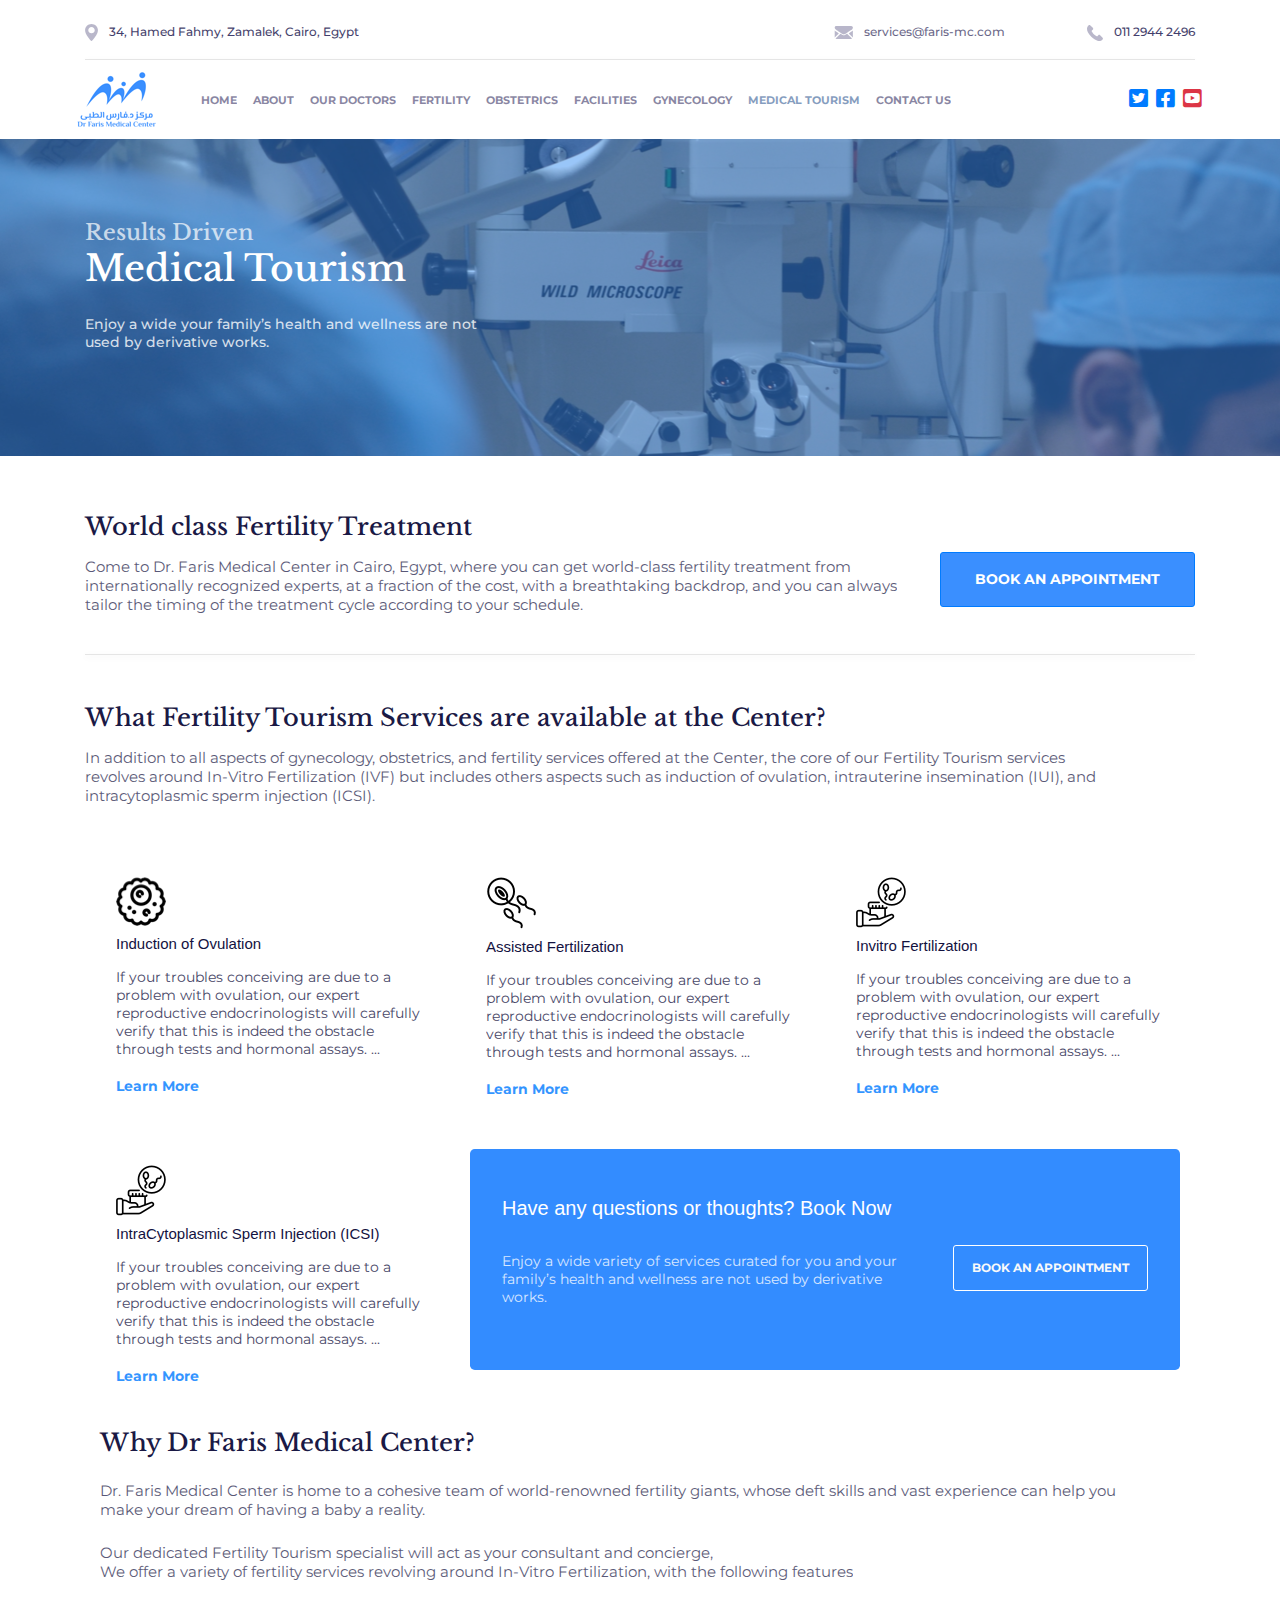
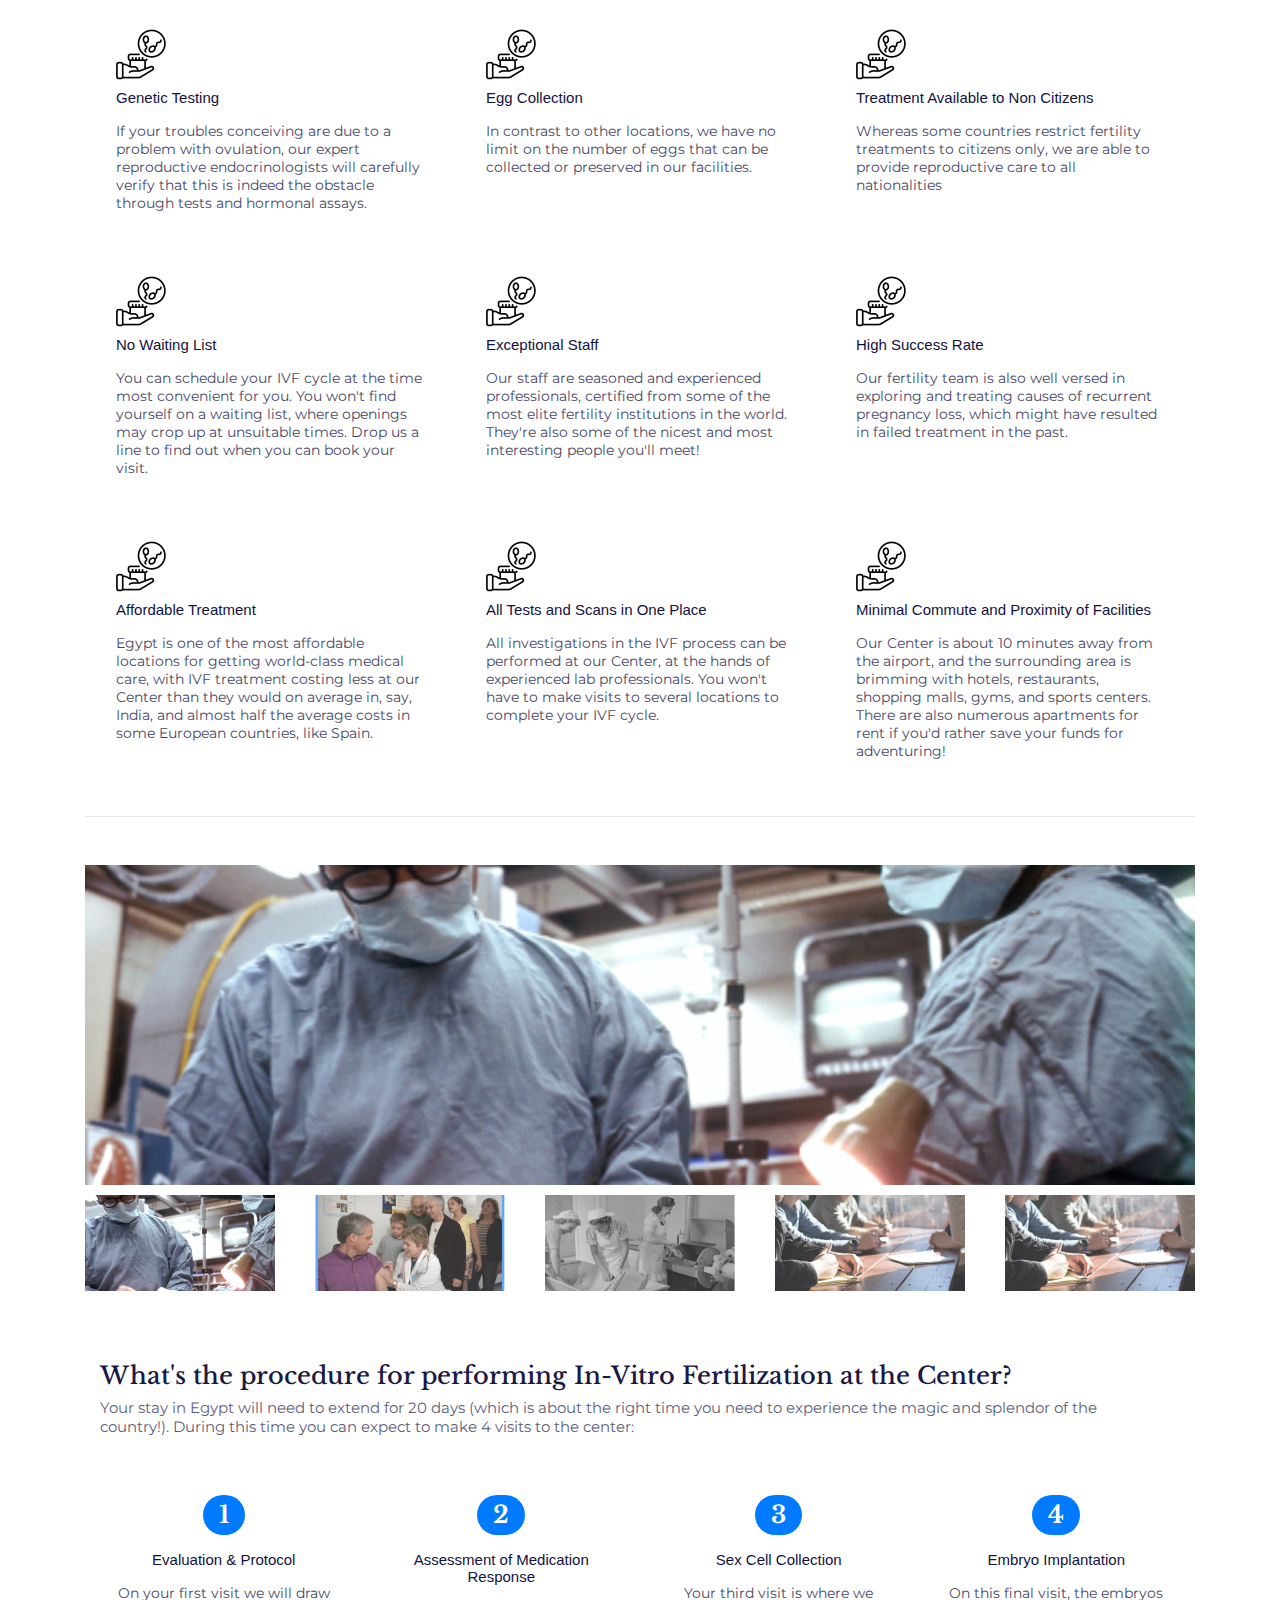
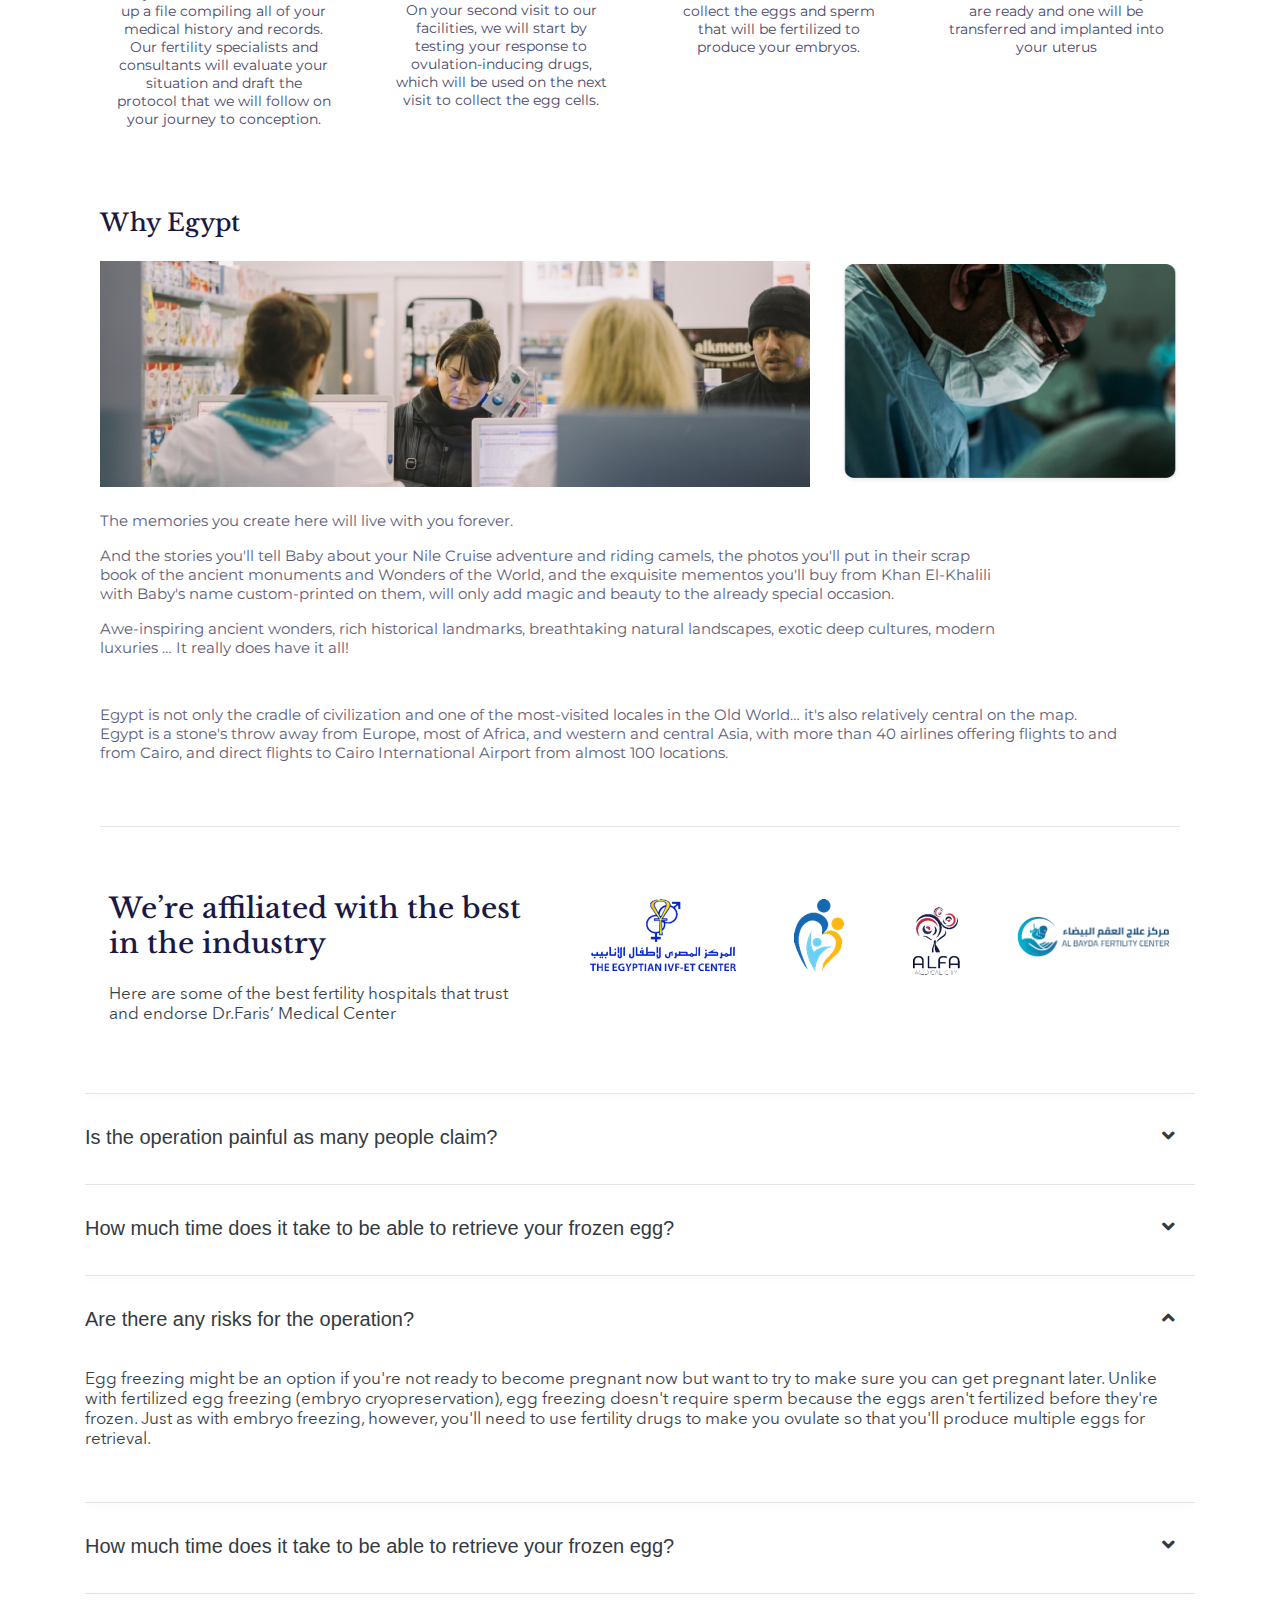
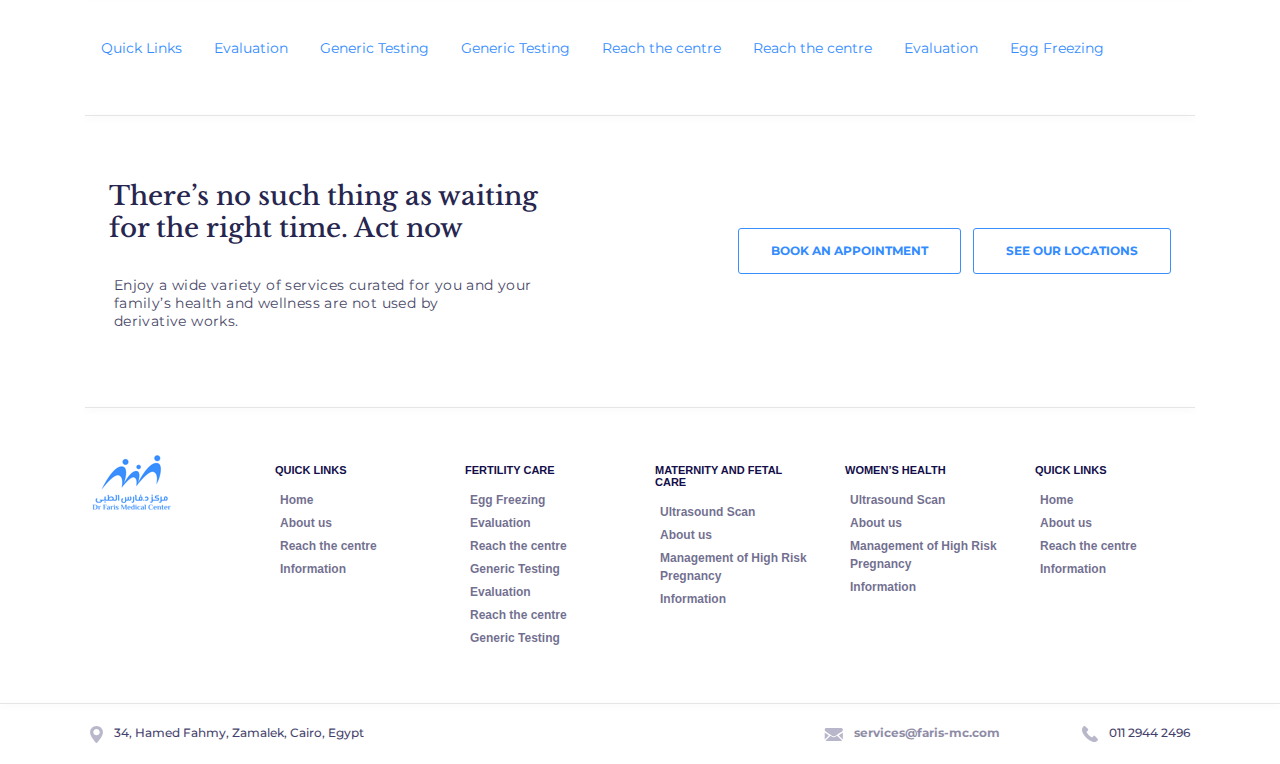
<file: medicalTourism.html>
<!DOCTYPE html>
<html lang="en">

<head>
    <meta charset="UTF-8">
    <meta name="viewport" content="width=device-width, initial-scale=1.0">
    <meta http-equiv="X-UA-Compatible" content="ie=edge">
    <link rel="stylesheet" href="https://cdnjs.cloudflare.com/ajax/libs/twitter-bootstrap/4.3.1/css/bootstrap.min.css">
    <link rel="stylesheet" href="https://cdnjs.cloudflare.com/ajax/libs/font-awesome/5.11.2/css/all.min.css">
    <link href="https://fonts.googleapis.com/css?family=Montserrat:400,700,800,900&display=swap" rel="stylesheet">
    <link href="https://fonts.googleapis.com/css2?family=Libre+Baskerville&display=swap" rel="stylesheet">
    <link href="https://fonts.googleapis.com/css?family=Cairo:400,700&display=swap" rel="stylesheet">
    <link rel="stylesheet" href="package/css/swiper.min.css">
    <link rel="icon" href="images/logo.png">
    <link rel="stylesheet" href="css/style.css">
    <link rel="stylesheet" href="css/style_facilities.css">
    <!-- <link rel="stylesheet" href="css/styleAr.css"> -->
    <title> Medical Tourism </title>
</head>

<body>

    <!-- Header -->
    <header class="pt-4">
        <div class="container firstHead">
            <div class="row">
                <div class="col-lg-6 col-md-5 col-sm-5 col-12">
                    <p class="textHeader"><img class="pr-2" src="images/map.svg"> 34, Hamed Fahmy, Zamalek, Cairo, Egypt
                    </p>
                </div>
                <div class="col-md-4 col-sm-4 col-7">
                    <p class="textHeader textMedia"><img class="pr-2" src="images/mail.svg"><a
                            href="mailto:services@faris-mc.com"> services@faris-mc.com </a></p>
                </div>
                <div class="col-lg-2 col-md-3 col-sm-3 col-5">
                    <p class="textHeader textMedia"><img class="pr-2" src="images/call.svg"> 011 2944 2496</p>
                </div>
            </div>
            <hr class="hr">
        </div>
    </header>

    <!-- Navbar -->
    <div class="container-fluid mt-0 bg-white" id="navbar">
        <nav class="navbar container navbar-expand-lg bg-white navbar-light bg-light p-0">
            <a class="navbar-brand" href="index.html"><img src="images/logo.png" alt="Dr Faris"></a>
            <button class="navbar-toggler" type="button" data-toggle="collapse" data-target="#navbarSupportedContent"
                aria-controls="navbarSupportedContent" aria-expanded="false" aria-label="Toggle navigation">
                <span class="navbar-toggler-icon"></span>
            </button>

            <div class="collapse navbar-collapse" id="navbarSupportedContent">
                <ul class="navbar-nav mr-auto">
                    <li class="nav-item">
                        <a class="nav-link" href="index.html"> HOME </a>
                    </li>
                    <li class="nav-item">
                        <a class="nav-link" href="aboutUs.html">ABOUT</a>
                    </li>
                    <li class="nav-item">
                        <a class="nav-link" href="team.html">OUR DOCTORS </a>
                    </li>
                    <li class="nav-item">
                        <a class="nav-link" href="fertility.html">FERTILITY</a>
                    </li>
                    <li class="nav-item">
                        <a class="nav-link" href="obstetrics.html">OBSTETRICS</a>
                    </li>
                    <li class="nav-item">
                        <a class="nav-link" href="facilities.html">FACILITIES</a>
                    </li>
                    <!-- <li class="nav-item">
                        <a class="nav-link" href="#">WOMEN’S HEALTH</a>
                    </li> -->
                    <li class="nav-item">
                        <a class="nav-link" href="gynecology.html">GYNECOLOGY</a>
                    </li>
                    <li class="nav-item active">
                        <a class="nav-link" href="medicalTourism.html">MEDICAL TOURISM</a>
                    </li>
                    <li class="nav-item">
                        <a class="nav-link" href="contactUs.html">CONTACT US</a>
                    </li>
                </ul>
                <ul class="navbar-nav ml-auto pr-2">
                    <li class="form-inline pt-3 pb-3">
                        <a href="#" class="pr-2 social_1"><i class="fab fa-twitter-square fa-lg text-primary"></i></a>
                        <a href="#" class="pr-2 social_2"><i class="fab fa-facebook-square fa-lg"></i></a>
                        <a href="#" class="social_1"><i class="fab fa-youtube-square fa-lg text-danger"></i></a>
                    </li>
                </ul>
            </div>
        </nav>
    </div>

    <!-- section two babys -->
    <div class="hero">
        <div class="container">
            <div class="contentSection">
                <h2>Results Driven</h2>
                <h1>Medical Tourism</h1>
                <h4 class="pt-3">Enjoy a wide your family’s health and wellness are not <br> used by derivative works.
                </h4>
            </div>
        </div>
    </div>

    <!-- Treatments -->
    <div class="container tretms pt-5 pb-3">

        <div class="row">
            <div class="col-lg-9 col-sm-9">
                <div class="treatments">
                    <h4 class="pt-2 colorB pb-2 txtLibre">World class Fertility Treatment</h4>
                    <p>Come to Dr. Faris Medical Center in Cairo, Egypt, where you can get world-class fertility treatment from internationally recognized experts, at a fraction of the cost, with a breathtaking backdrop, and you can always tailor the timing of the treatment cycle according to your schedule.</p>
                </div>
            </div>
            <div class="col-lg-3 col-sm-3">
                <div class="pt-5">
                    <button class="btn btn-primary py-3 text-center btn-block" data-toggle="modal" data-target="#bookAppointment">BOOK AN APPOINTMENT</button>
                </div>
            </div>
        </div>
        <hr class="hr2 p-0 my-4">
        <h4 class="txtLibre colorB pt-4 pb-2">What Fertility Tourism Services are available at the Center?</h4>
        <p class="pMe pb-3">
            In addition to all aspects of gynecology, obstetrics, and fertility services offered at the Center, the core of our Fertility Tourism services <br> 
            revolves around In-Vitro Fertilization (IVF) but includes others aspects such as induction of ovulation, intrauterine insemination (IUI), and <br> intracytoplasmic sperm injection (ICSI).
        </p>
       
        <div class="container py-3">
            <div class="row">
                <div class="col-md-4 col-sm-6 col-12">
                    <div class="my-2 induction p-3">
                        <img src="images/boydaa.png" class="img-fluid" alt="boydaa">
                        <h6 class="py-2">Induction of Ovulation</h6>
                        <p class="panel-body textPageSmall text-left"> If your troubles conceiving are due to a problem with ovulation, our expert reproductive endocrinologists will carefully verify that this is indeed the obstacle through tests and hormonal assays. 
                            <span class="threedots">...</span><span class="full_desc" style="display:none">Once that is confirmed, it is a simple process of taking a few pills (or enduring a couple of needle pricks) that will regulate your hormones resulting in normal ovulation. Well-timed intercourse should result in fertilization and a tiny person in the not-so-distant future.</span></p>
                        <a class="textPageSmall txtLink text-primary font-weight-bold" data-toggle="collapse" data-parent="#accordion" onclick="showMore()">Learn More</a>
                        
                    </div>
                </div>
                <div class="col-md-4 col-sm-6 col-12">
                    <div class="my-2 induction p-3">
                        <img src="images/many.png" class="img-fluid" alt="boydaa">
                        <h6 class="py-2">Assisted Fertilization</h6>
                        <p class="panel-body textPageSmall text-left"> If your troubles conceiving are due to a problem with ovulation, our expert reproductive endocrinologists will carefully verify that this is indeed the obstacle through tests and hormonal assays. 
                            <span class="threedots1">...</span><span class="full_desc1" style="display:none">Once that is confirmed, it is a simple process of taking a few pills (or enduring a couple of needle pricks) that will regulate your hormones resulting in normal ovulation. Well-timed intercourse should result in fertilization and a tiny person in the not-so-distant future.</span></p>
                        <a class="textPageSmall txtLink text-primary font-weight-bold" data-toggle="collapse" data-parent="#accordion" onclick="showMore2()">Learn More</a>
                        
                    </div>
                </div>
                <div class="col-md-4 col-sm-6 col-12">
                    <div class="my-2 induction p-3">
                        <img src="images/dded.png" class="img-fluid" alt="boydaa">
                        <h6 class="py-2">Invitro Fertilization</h6>
                        <p class="panel-body textPageSmall text-left"> If your troubles conceiving are due to a problem with ovulation, our expert reproductive endocrinologists will carefully verify that this is indeed the obstacle through tests and hormonal assays. 
                            <span class="threedots3">...</span><span class="full_desc3" style="display:none">Once that is confirmed, it is a simple process of taking a few pills (or enduring a couple of needle pricks) that will regulate your hormones resulting in normal ovulation. Well-timed intercourse should result in fertilization and a tiny person in the not-so-distant future.</span></p>
                        <a class="textPageSmall txtLink text-primary font-weight-bold" data-toggle="collapse" data-parent="#accordion" onclick="showMore3()">Learn More</a>
                        
                    </div>
                </div>
                <div class="col-md-4 col-sm-6 col-12 pt-3">
                    <div class="my-2 induction p-3">
                        <img src="images/dded.png" class="img-fluid" alt="boydaa">
                        <h6 class="py-2">IntraCytoplasmic Sperm Injection (ICSI)</h6>
                        <p class="panel-body textPageSmall text-left"> If your troubles conceiving are due to a problem with ovulation, our expert reproductive endocrinologists will carefully verify that this is indeed the obstacle through tests and hormonal assays. 
                            <span class="threedots4">...</span><span class="full_desc4" style="display:none">Once that is confirmed, it is a simple process of taking a few pills (or enduring a couple of needle pricks) that will regulate your hormones resulting in normal ovulation. Well-timed intercourse should result in fertilization and a tiny person in the not-so-distant future.</span></p>
                        <a class="textPageSmall txtLink text-primary font-weight-bold" data-toggle="collapse" data-parent="#accordion" onclick="showMore4()">Learn More</a>
                        
                    </div>
                </div>
                <div class="col-md-8 pt-3">
                    <div class="jumbotron py-5 mt-2">
                        <div class="row justify-content-around">
                            <div class="col-sm-8 col-12">
                                <div>
                                    <h5 class="text-white">Have any questions or thoughts? Book Now</h5>
                                    <p class="textPageSmall text-white pt-4">Enjoy a wide variety of services curated for you and your family’s health and wellness are not used by derivative works. </p>
                                </div>
                            </div>
                            <div class="col-sm-4 col-12">
                                <div class="pt-5 fRight">
                                    <button class="btn btn-outline-light btn-block mr-2" data-toggle="modal" data-target="#bookAppointment">BOOK AN APPOINTMENT</button>
                                </div>
                            </div>
                        </div>
                    </div>
                </div>
            </div>
        </div>

        <div class="container">
            <h4 class="txtLibre colorB">Why Dr Faris Medical Center?</h4>
            <p class="pMe pt-3">Dr. Faris Medical Center is home to a cohesive team of world-renowned fertility giants,
                 whose deft skills and vast experience can help you <br> make your dream of having a baby a reality.
            </p>
            <p class="pMe py-2">
                Our dedicated Fertility Tourism specialist will act as your consultant and concierge, <br>
                 We offer a variety of fertility services revolving around In-Vitro Fertilization, with the following features
            </p>
            <div class="row">
                <div class="col-md-4 col-sm-6 col-12">
                    <div class="my-2 induction p-3">
                        <img src="images/dded.png" class="img-fluid" alt="boydaa">
                        <h6 class="py-2">Genetic Testing</h6>
                        <p class="panel-body textPageSmall text-left"> 
                            If your troubles conceiving are due to a problem with ovulation, our expert reproductive endocrinologists will carefully verify that this is indeed the obstacle through tests and hormonal assays.
                        </p>                        
                    </div>
                </div>
                <div class="col-md-4 col-sm-6 col-12">
                    <div class="my-2 induction p-3">
                        <img src="images/dded.png" class="img-fluid" alt="boydaa">
                        <h6 class="py-2">Egg Collection</h6>
                        <p class="panel-body textPageSmall text-left"> 
                            In contrast to other locations, we have no limit on the number of eggs that can be collected or preserved in our facilities. 
                        </p>                        
                    </div>
                </div>
                <div class="col-md-4 col-sm-6 col-12">
                    <div class="my-2 induction p-3">
                        <img src="images/dded.png" class="img-fluid" alt="boydaa">
                        <h6 class="py-2">Treatment Available to Non Citizens</h6>
                        <p class="panel-body textPageSmall text-left"> 
                            Whereas some countries restrict fertility treatments to citizens only, we are able to provide reproductive care to all nationalities
                        </p>                        
                    </div>
                </div>
                <div class="col-md-4 col-sm-6 col-12">
                    <div class="my-2 induction p-3">
                        <img src="images/dded.png" class="img-fluid" alt="boydaa">
                        <h6 class="py-2">No Waiting List</h6>
                        <p class="panel-body textPageSmall text-left"> 
                            You can schedule your IVF cycle at the time most convenient for you. You won't find yourself on a waiting list, where openings may crop up at unsuitable times. Drop us a line to find out when you can book your visit.
                        </p>                        
                    </div>
                </div>
                <div class="col-md-4 col-sm-6 col-12">
                    <div class="my-2 induction p-3">
                        <img src="images/dded.png" class="img-fluid" alt="boydaa">
                        <h6 class="py-2">Exceptional Staff</h6>
                        <p class="panel-body textPageSmall text-left"> 
                            Our staff are seasoned and experienced professionals, certified from some of the most elite fertility institutions in the world. They're also some of the nicest and most interesting people you'll meet!
                        </p>                        
                    </div>
                </div>
                <div class="col-md-4 col-sm-6 col-12">
                    <div class="my-2 induction p-3">
                        <img src="images/dded.png" class="img-fluid" alt="boydaa">
                        <h6 class="py-2">High Success Rate</h6>
                        <p class="panel-body textPageSmall text-left"> 
                            Our fertility team is also well versed in exploring and treating causes of recurrent pregnancy loss, which might have resulted in failed treatment in the past.
                        </p>                        
                    </div>
                </div>
                <div class="col-md-4 col-sm-6 col-12">
                    <div class="my-2 induction p-3">
                        <img src="images/dded.png" class="img-fluid" alt="boydaa">
                        <h6 class="py-2">Affordable Treatment</h6>
                        <p class="panel-body textPageSmall text-left"> 
                            Egypt is one of the most affordable locations for getting world-class medical care, with IVF treatment costing less at our Center than they would on average in, say, India, and almost half the average costs in some European countries, like Spain.
                        </p>                        
                    </div>
                </div>
                <div class="col-md-4 col-sm-6 col-12">
                    <div class="my-2 induction p-3">
                        <img src="images/dded.png" class="img-fluid" alt="boydaa">
                        <h6 class="py-2">All Tests and Scans in One Place</h6>
                        <p class="panel-body textPageSmall text-left"> 
                            All investigations in the IVF process can be performed at our Center, at the hands of experienced lab professionals. You won't have to make visits to several locations to complete your IVF cycle.
                        </p>                        
                    </div>
                </div>
                <div class="col-md-4 col-sm-6 col-12">
                    <div class="my-2 induction p-3">
                        <img src="images/dded.png" class="img-fluid" alt="boydaa">
                        <h6 class="py-2">Minimal Commute and Proximity of Facilities</h6>
                        <p class="panel-body textPageSmall text-left"> 
                            Our Center is about 10 minutes away from the airport, and the surrounding area is brimming with hotels, restaurants, shopping malls, gyms, and sports centers. There are also numerous apartments for rent if you'd rather save your funds for adventuring!
                        </p>                        
                    </div>
                </div>
            </div>
        </div><hr>

        <div class="swiper-container mt-5 sw1 container gallery-top">
            <div class="swiper-wrapper">
                <div class="swiper-slide" style="background-image:url(images/doctors_operations.png)"></div>
                <div class="swiper-slide" style="background-image:url(./images/familyG1.png)"></div>
                <div class="swiper-slide" style="background-image:url(./images/nurseB.png)"></div>
                <div class="swiper-slide" style="background-image:url(./images/meetA.png)"></div>
                <div class="swiper-slide" style="background-image:url(./images/meetA.png)"></div>
                <div class="swiper-slide" style="background-image:url(./images/meetA.png)"></div>
                <div class="swiper-slide" style="background-image:url(./images/womsL.png)"></div>
            </div>
            <!-- Add Arrows -->
            <div class="swiper-button-next swiper-button-white"></div>
            <div class="swiper-button-prev swiper-button-white"></div>
        </div>
        <div class="swiper-container container gallery-thumbs">
            <div class="swiper-wrapper">
                <div class="swiper-slide" style="background-image:url(images/doctors_operations.png)"></div>
                <div class="swiper-slide" style="background-image:url(./images/familyG1.png)"></div>
                <div class="swiper-slide" style="background-image:url(./images/nurseB.png)"></div>
                <div class="swiper-slide" style="background-image:url(./images/meetA.png)"></div>
                <div class="swiper-slide" style="background-image:url(./images/meetA.png)"></div>
                <div class="swiper-slide" style="background-image:url(./images/meetA.png)"></div>
                <div class="swiper-slide" style="background-image:url(./images/womsL.png)"></div>
            </div>
        </div>

        <div class="container">
            <h4 class="txtLibre colorB">What's the procedure for performing In-Vitro Fertilization at the Center?</h4>
            <p class="pMe">Your stay in Egypt will need to extend for 20 days (which is about the right time you need to experience the magic and splendor of the 
                <br> country!). During this time you can expect to make 4 visits to the center:
            </p>
            <div class="row py-3">
                <div class="col-lg-3 col-md-4 col-sm-6 col-12">
                    <div class="my-2 induction text-center p-3">
                        <h2 class="txtLibre"><span class="badge bdg badge-primary py-2 px-3">1</span></h2>
                        <h6 class="py-2 colorB">Evaluation & Protocol</h6>
                        <p class="panel-body textPageSmall"> 
                            On your first visit we will draw up a file compiling all of your medical history and records. Our fertility specialists and consultants will evaluate your situation and draft the protocol that we will follow on your journey to conception.
                        </p>                        
                    </div>
                </div>
                <div class="col-lg-3 col-md-4 col-sm-6 col-12">
                    <div class="my-2 induction text-center p-3">
                        <h2 class="txtLibre"><span class="badge bdg badge-primary py-2 px-3">2</span></h2>
                        <h6 class="py-2 colorB">Assessment of Medication Response</h6>
                        <p class="panel-body textPageSmall"> 
                            On your second visit to our facilities, we will start by testing your response to ovulation-inducing drugs, which will be used on the next visit to collect the egg cells.
                        </p>                        
                    </div>
                </div>
                <div class="col-lg-3 col-md-4 col-sm-6 col-12">
                    <div class="my-2 induction text-center p-3">
                        <h2 class="txtLibre"><span class="badge bdg badge-primary py-2 px-3">3</span></h2>
                        <h6 class="py-2 colorB">Sex Cell Collection</h6>
                        <p class="panel-body textPageSmall"> 
                            Your third visit is where we collect the eggs and sperm that will be fertilized to produce your embryos.
                        </p>                        
                    </div>
                </div>
                <div class="col-lg-3 col-md-4 col-sm-6 col-12">
                    <div class="my-2 induction text-center p-3">
                        <h2 class="txtLibre"><span class="badge bdg badge-primary py-2 px-3">4</span></h2>
                        <h6 class="py-2 colorB">Embryo Implantation</h6>
                        <p class="panel-body textPageSmall"> 
                            On this final visit, the embryos are ready and one will be transferred and implanted into your uterus
                        </p>                        
                    </div>
                </div>
            </div>
            <h4 class="txtLibre colorB pt-4">Why Egypt</h4>
            <div class="row pt-3">
                <div class="col-md-8">
                    <img src="images/rectangle.png" class="img-fluid">
                </div>
                <div class="col-md-4">
                    <img src="images/doct.png" class="img-fluid">
                </div>
            </div>
            <div class="row py-4">
                <div class="col-lg-10">
                    <p class="pMe">
                        The memories you create here will live with you forever. 
                    </p>
                    <p class="pMe">
                        And the stories you'll tell Baby about your Nile Cruise adventure and riding camels, 
                        the photos you'll put in their scrap book of the ancient monuments and Wonders of the World, 
                        and the exquisite mementos you'll buy from Khan El-Khalili with Baby's name custom-printed 
                        on them, will only add magic and beauty to the already special occasion.
                    </p>
                    <p class="pMe">Awe-inspiring ancient wonders, rich historical landmarks, breathtaking natural landscapes, exotic deep cultures, modern luxuries … It really does have it all!</p>
                </div>
            </div>
            <p class="pMe pt-2 pb-5">
                Egypt is not only the cradle of civilization and one of the most-visited locales in the Old World… it's also relatively central on the map.<br> 
                Egypt is a stone's throw away from Europe, most of Africa, and western and central Asia, with more than 40 airlines offering flights to and <br> from Cairo, and direct flights to Cairo International Airport from almost 100 locations.
            </p><hr>

            <div class="row justify-content-around pt-5 pb-5">
                <div class="col-md-5">
                    <h3 class="txtLibre colorB pb-3">We’re affiliated with the best in the industry</h3>
                    <p class="ptext">
                        Here are some of the best fertility hospitals that trust and endorse Dr.Faris’ Medical Center
                    </p>
                </div>
                <div class="col-md-2 col-8 pt-2">
                    <a href="#"><img src="images/markaz.png" class="img-fluid"></a>
                </div>
                <div class="col-md-1 col-4 pt-2">
                    <a href="#"><img src="images/logs.png" class="img-fluid"></a>
                </div>
                <div class="col-md-1 col-4 pt-3">
                    <a href="#"><img src="images/alfa.png" class="img-fluid mx-auto d-block"></a>
                </div>
                <div class="col-md-2 pt-2 col-8">
                    <a href="#"><img src="images/okm.png" class="img-fluid pt-3"></a>
                </div>
            </div>
        </div><hr class="hr2 p-0 mt-1">

        <div class="accordion border-0 md-accordion" id="accordionExEx" role="tablist" aria-multiselectable="true">

            <div class="card border-0 firstUploadCollapse">

                <div class="card-header bg-white pl-0 pt-3 border-0" role="tab">
                    <a data-toggle="collapse" data-parent="#accordionExEx" href=".collapseDetailsBs"
                        aria-expanded="true" aria-controls="collapseDetailsBs">
                        <h5 class="mb-2 px-0 border-0 text-dark">
                            Is the operation painful as many people claim?
                            <i class="float-right fas fa-angle-down rotate-icon"></i>
                        </h5>
                    </a>
                </div>

                <div class="collapse borderd border-top-0  collapseDetailsBs" role="tabpanel"
                    aria-labelledby="headingOne1" data-parent="#accordionExEx">
                    <div class="card-body">
                        <div class="pl-0 ml-0">
                            <p class="ptext">
                                Egg freezing might be an option if you're not ready to become pregnant
                                now but want to try to make sure you can get pregnant later.
                                Unlike with fertilized egg freezing (embryo cryopreservation),
                                egg freezing doesn't require sperm because the eggs aren't fertilized
                                before they're frozen. Just as with embryo freezing, however,
                                you'll need to use fertility drugs to make you ovulate so that
                                you'll produce multiple eggs for retrieval.
                            </p>
                        </div>
                    </div>
                </div>

            </div>
            <hr class="hr2 p-0">
        </div>

        <div class="accordion border-0 md-accordion" id="accordionEx2" role="tablist" aria-multiselectable="true">

            <div class="card border-0 firstUploadCollapse">

                <div class="card-header bg-white pl-0 pt-3 border-0" role="tab">
                    <a data-toggle="collapse" data-parent="#accordionEx2" href=".collapseDetails"
                        aria-expanded="true" aria-controls="collapseDetails">
                        <h5 class="mb-2 px-0 border-0 text-dark">
                            How much time does it take to be able to retrieve your frozen egg?
                            <i class="float-right fas fa-angle-down rotate-icon"></i>
                        </h5>
                    </a>
                </div>

                <div class="collapse borderd border-top-0  collapseDetails" role="tabpanel"
                    aria-labelledby="headingOne1" data-parent="#accordionEx2">
                    <div class="card-body">
                        <div class="pl-0 ml-0">
                            <p class="ptext">
                                Egg freezing might be an option if you're not ready to become pregnant
                                now but want to try to make sure you can get pregnant later.
                                Unlike with fertilized egg freezing (embryo cryopreservation),
                                egg freezing doesn't require sperm because the eggs aren't fertilized
                                before they're frozen. Just as with embryo freezing, however,
                                you'll need to use fertility drugs to make you ovulate so that
                                you'll produce multiple eggs for retrieval.
                            </p>
                        </div>
                    </div>
                </div>

            </div>
            <hr class="hr2 p-0">

        </div>

        <div class="accordion border-0 md-accordion" id="accordionExD" role="tablist" aria-multiselectable="true">

            <div class="card border-0 firstUploadCollapse">

                <div class="card-header bg-white pl-0 pt-3 border-0" role="tab">
                    <a data-toggle="collapse" data-parent="#accordionExD" href=".risk" aria-expanded="true"
                        aria-controls="risk">
                        <h5 class="mb-2 px-0 border-0 text-dark">
                            Are there any risks for the operation?
                            <i class="float-right fas fa-angle-up rotate-icon"></i>
                        </h5>
                    </a>
                </div>

                <div class="collapse show borderd border-top-0  risk" role="tabpanel" aria-labelledby="headingOne1"
                    data-parent="#accordionExD">
                    <div class="card-body">
                        <div class="pl-0 ml-0">
                            <p class="ptext">
                                Egg freezing might be an option if you're not ready to become pregnant
                                now but want to try to make sure you can get pregnant later.
                                Unlike with fertilized egg freezing (embryo cryopreservation),
                                egg freezing doesn't require sperm because the eggs aren't fertilized
                                before they're frozen. Just as with embryo freezing, however,
                                you'll need to use fertility drugs to make you ovulate so that
                                you'll produce multiple eggs for retrieval.
                            </p>
                        </div>
                    </div>
                </div>

            </div>
            <hr class="hr2 p-0">

        </div>

        <div class="accordion border-0 md-accordion" id="accordionOperation" role="tablist"
            aria-multiselectable="true">

            <div class="card border-0 firstUploadCollapse">

                <div class="card-header bg-white pl-0 pt-3 border-0" role="tab">
                    <a data-toggle="collapse" data-parent="#accordionOperation" href=".collapseOperation"
                        aria-expanded="true" aria-controls="collapseOperation">
                        <h5 class="mb-2 px-0 border-0 text-dark">
                            How much time does it take to be able to retrieve your frozen egg?
                            <i class="float-right fas fa-angle-down rotate-icon"></i>
                        </h5>
                    </a>
                </div>

                <div class="collapse borderd border-top-0  collapseOperation" role="tabpanel"
                    aria-labelledby="headingOne1" data-parent="#accordionOperation">
                    <div class="card-body">
                        <div class="pl-0 ml-0">
                            <p class="ptext">
                                Egg freezing might be an option if you're not ready to become pregnant
                                now but want to try to make sure you can get pregnant later.
                                Unlike with fertilized egg freezing (embryo cryopreservation),
                                egg freezing doesn't require sperm because the eggs aren't fertilized
                                before they're frozen. Just as with embryo freezing, however,
                                you'll need to use fertility drugs to make you ovulate so that
                                you'll produce multiple eggs for retrieval.
                            </p>
                        </div>
                    </div>
                </div>

            </div>
            <hr class="hr2 p-0">

        </div>

    </div>

    <!-- Quick links -->
    <div class="container pt-1">
        <nav class="nav quickLinks">
            <a class="nav-link active" href="#">Quick Links</a>
            <a class="nav-link" href="#">Evaluation</a>
            <a class="nav-link" href="#">Generic Testing </a>
            <a class="nav-link" href="#">Generic Testing </a>
            <a class="nav-link" href="#">Reach the centre</a>
            <a class="nav-link" href="#">Reach the centre</a>
            <a class="nav-link" href="#">Evaluation</a>
            <a class="nav-link" href="#">Egg Freezing</a>
        </nav>
        <hr class="hr2 p-0 mt-5">
    </div>

    <!-- Footer -->
    <div class="footer">
        <div class="jumbotron jumbotronFooterAbout">
            <div class="container">
                <div class="row justify-content-around">
                    <div class="col-sm-5 col-12">
                        <div>
                            <h4>There’s no such thing as waiting for the right time. Act now</h4>
                            <p class="pt-4 textPage">Enjoy a wide variety of services curated for you and your
                                family’s health and wellness are not used by <br> derivative works. </p>
                        </div>
                    </div>
                    <div class="col-sm-6 col-12">
                        <div class="pt-5 fRight">
                            <button class="btn btn-outline-light  mr-2" data-toggle="modal" data-target="#bookAppointment">BOOK AN APPOINTMENT</button>
                            <button class="btn btn-outline-light"> SEE OUR LOCATIONS </button>
                        </div>
                    </div>
                </div>
            </div>
        </div>
        <div>
            <div class="container links pt-2 pb-5">
                <hr class="hr2 p-0">
                <div class="row justify-content-around">
                    <div class="col-lg-2 col-md-3 col-sm-3 col-5">
                        <img src="images/logo.png" class="pt-4">
                    </div>
                    <div class="col-lg-2 col-md-3 col-sm-3 col-6 pt-2">
                        <h6>QUICK LINKS</h6>
                        <p><a href="#"> Home </a></p>
                        <p><a href="#"> About us </a></p>
                        <p><a href="#"> Reach the centre </a></p>
                        <p><a href="#"> Information </a></p>
                    </div>
                    <div class="col-lg-2 col-md-3 col-sm-3 col-5 pt-2">
                        <h6>FERTILITY CARE</h6>
                        <p><a href="#"> Egg Freezing </a></p>
                        <p><a href="#"> Evaluation </a></p>
                        <p><a href="#"> Reach the centre </a></p>
                        <p><a href="#"> Generic Testing </a></p>
                        <p><a href="#"> Evaluation </a></p>
                        <p><a href="#"> Reach the centre </a></p>
                        <p><a href="#"> Generic Testing </a></p>
                    </div>
                    <div class="col-lg-2 col-md-3 col-sm-3 col-6 pt-2">
                        <h6>MATERNITY AND FETAL CARE</h6>
                        <p><a href="#"> Ultrasound Scan </a></p>
                        <p><a href="#"> About us </a></p>
                        <p><a href="#"> Management of High Risk Pregnancy </a></p>
                        <p><a href="#"> Information </a></p>
                    </div>
                    <div class="col-lg-2 col-md-3 col-sm-3 col-5 pt-2">
                        <h6>WOMEN’S HEALTH</h6>
                        <p><a href="#"> Ultrasound Scan </a></p>
                        <p><a href="#"> About us </a></p>
                        <p><a href="#"> Management of High Risk Pregnancy </a></p>
                        <p><a href="#">Information </a></p>
                    </div>
                    <div class="col-lg-2 col-md-3 col-sm-3 col-6 pt-2">
                        <h6>QUICK LINKS</h6>
                        <p><a href="#"> Home </a></p>
                        <p><a href="#"> About us </a></p>
                        <p><a href="#"> Reach the centre </a></p>
                        <p><a href="#"> Information </a></p>
                    </div>
                </div>
            </div>
        </div>
        <hr class="hr2 p-0 mt-1">
        <div class="pb-3">
            <div class="container firstHead">
                <div class="row">
                    <div class="col-lg-6 col-md-5 col-sm-5 col-12">
                        <p class="textHeader"><img class="pr-2" src="images/map.svg"> 34, Hamed Fahmy, Zamalek, Cairo, Egypt
                        </p>
                    </div>
                    <div class="col-md-4 col-sm-4 col-7">
                        <p class="textHeader textMedia"><img class="pr-2" src="images/mail.svg"><a
                                href="mailto:services@faris-mc.com"> services@faris-mc.com </a></p>
                    </div>
                    <div class="col-lg-2 col-md-3 col-sm-3 col-5">
                        <p class="textHeader textMedia"><img class="pr-2" src="images/call.svg"> 011 2944 2496</p>
                    </div>
                </div>
            </div>
        </div>
    </div>

    <!-- Modal -->
    <div class="modal fade" id="bookAppointment" tabindex="-1" role="dialog" aria-labelledby="exampleModalLabel" aria-hidden="true">
        <div class="modal-dialog modal-lg" role="document">
            <div class="modal-content p-2">
                <div class="modal-header pb-0 border-bottom-0">
                    <h6 class="text-primary txtMons">RESERVE</h6>
                    <button type="button" class="close" data-dismiss="modal" aria-label="Close">
                        <span aria-hidden="true">&times;</span>
                    </button>
                </div>
                <div class="modal-body pt-3">
                    <h4 class="colorB txtLibre">Book an Appointment</h4>
                    <p class="pMe">Easily and comfortably book a seat from the comfort of your home and one of our agents will be in touch with you shortly</p>
                    <div class="pt-3">
                        <form class="form">
                            <div class="row">
                                <div class="col-md-6">
                                    <div class="form-group">
                                        <label for="name" class="pMe">NAME</label>
                                        <input type="text" id="name" class="form-control">
                                    </div>
                                </div>
                                <div class="col-md-6">
                                    <div class="form-group">
                                        <label for="phone" class="pMe">PHONE NUMBER</label>
                                        <input type="tel" id="phone" class="form-control">
                                    </div>
                                </div>
                            </div>
                            <div class="form-group">
                                <label class="pMe"> SELECT INQUIRY</label>
                                <select class="form-control form-control">
                                <option>I’m pregnant and I need follow-up</option>
                                <option>I’m pregnant and I need follow-up</option>
                                <option>I’m pregnant and I need follow-up</option>
                                </select>
                            </div>
                            <div class="row">
                                <div class="col-md-6">
                                    <button class="btn btnBook btn-block my-1">SEND</button>
                                </div>
                            </div>
                        </form>
                    </div>
                </div>
            </div>
        </div>
    </div>

    <script src="https://cdnjs.cloudflare.com/ajax/libs/jquery/3.4.1/jquery.min.js"></script>
    <script src="https://cdnjs.cloudflare.com/ajax/libs/popper.js/1.15.0/umd/popper.min.js"></script>
    <script src="https://cdnjs.cloudflare.com/ajax/libs/twitter-bootstrap/4.3.1/js/bootstrap.min.js"></script>
    <script src="package/js/swiper.min.js"></script>
    <script src="js/file.js"></script>
    <script>
        $(".accordion h5>.fa-angle-down, .accordion h5>.fa-angle-up").on("click", function () {
            if ($(this).hasClass("fa-angle-down")) {
                $(this).removeClass("fa-angle-down").addClass("fa-angle-up")
            } else $(this).removeClass("fa-angle-up").addClass("fa-angle-down")
        })
    </script>
</body>

</html>
</file>
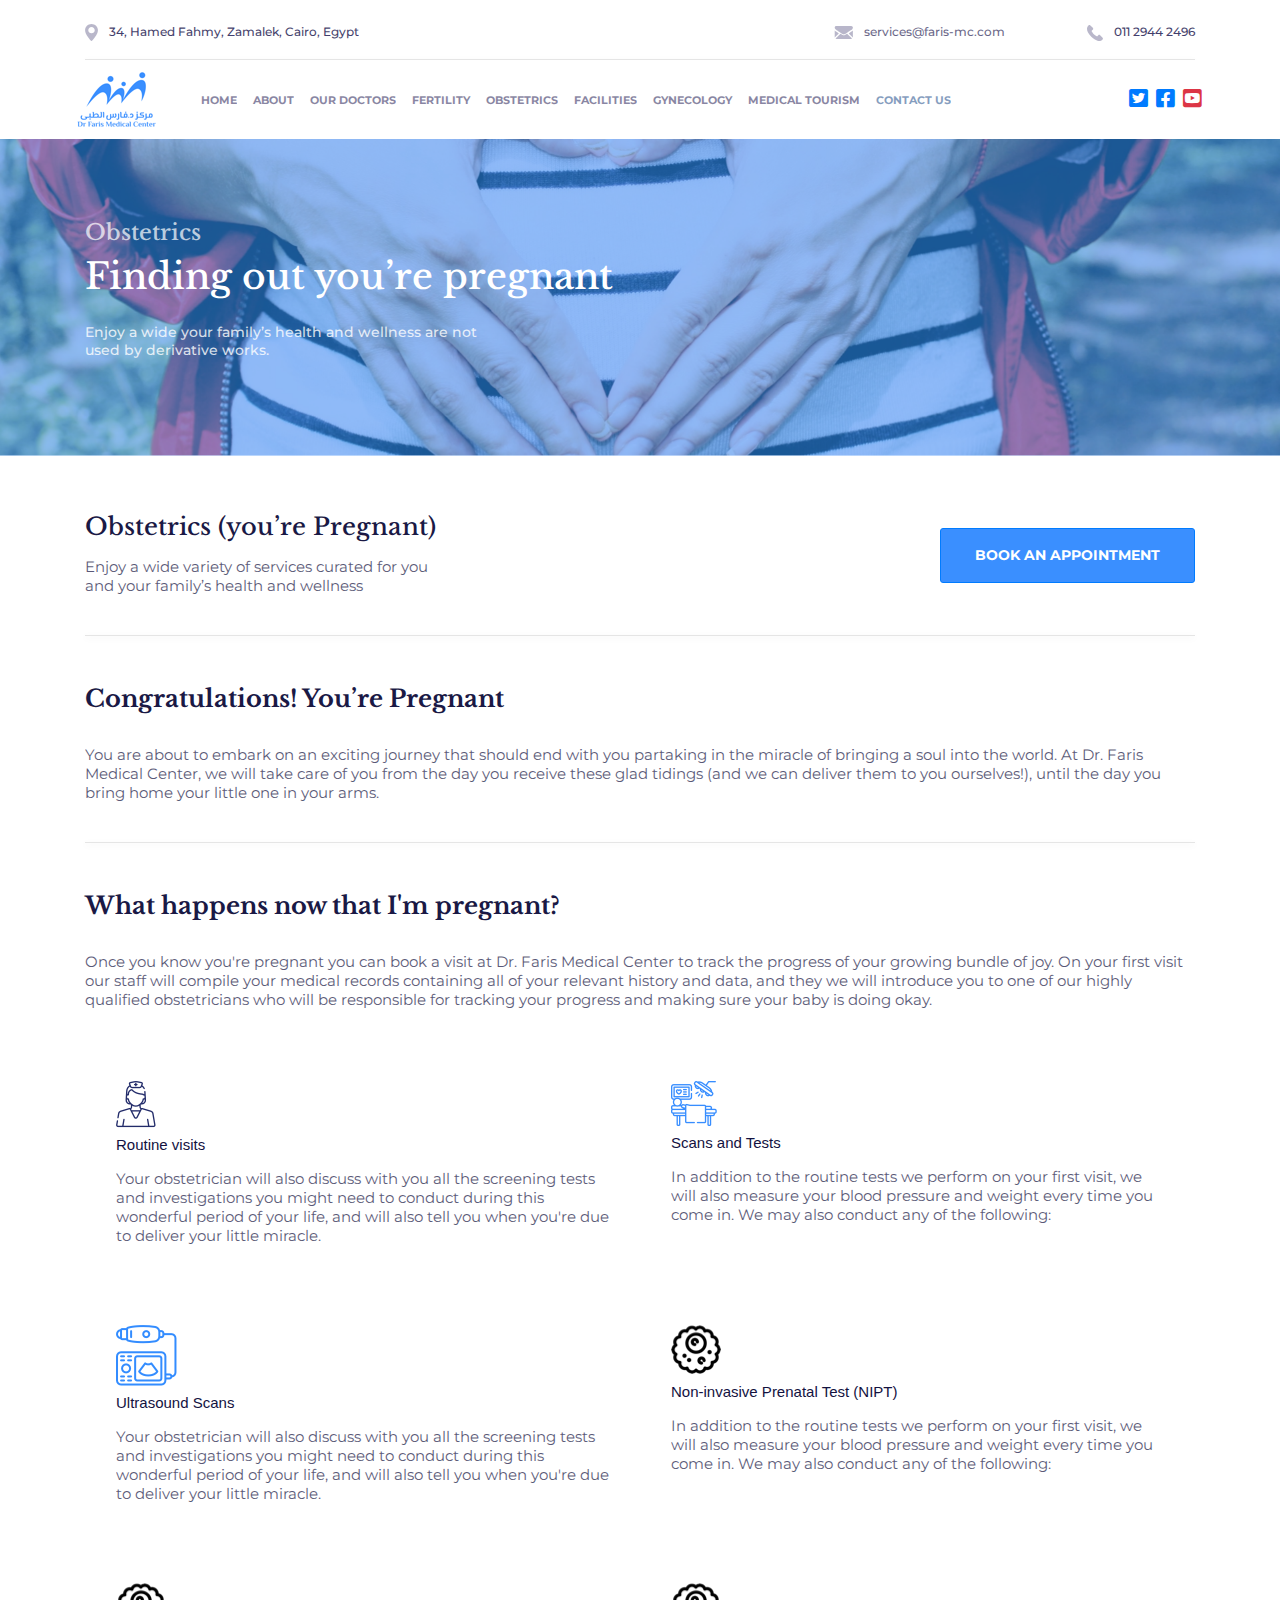
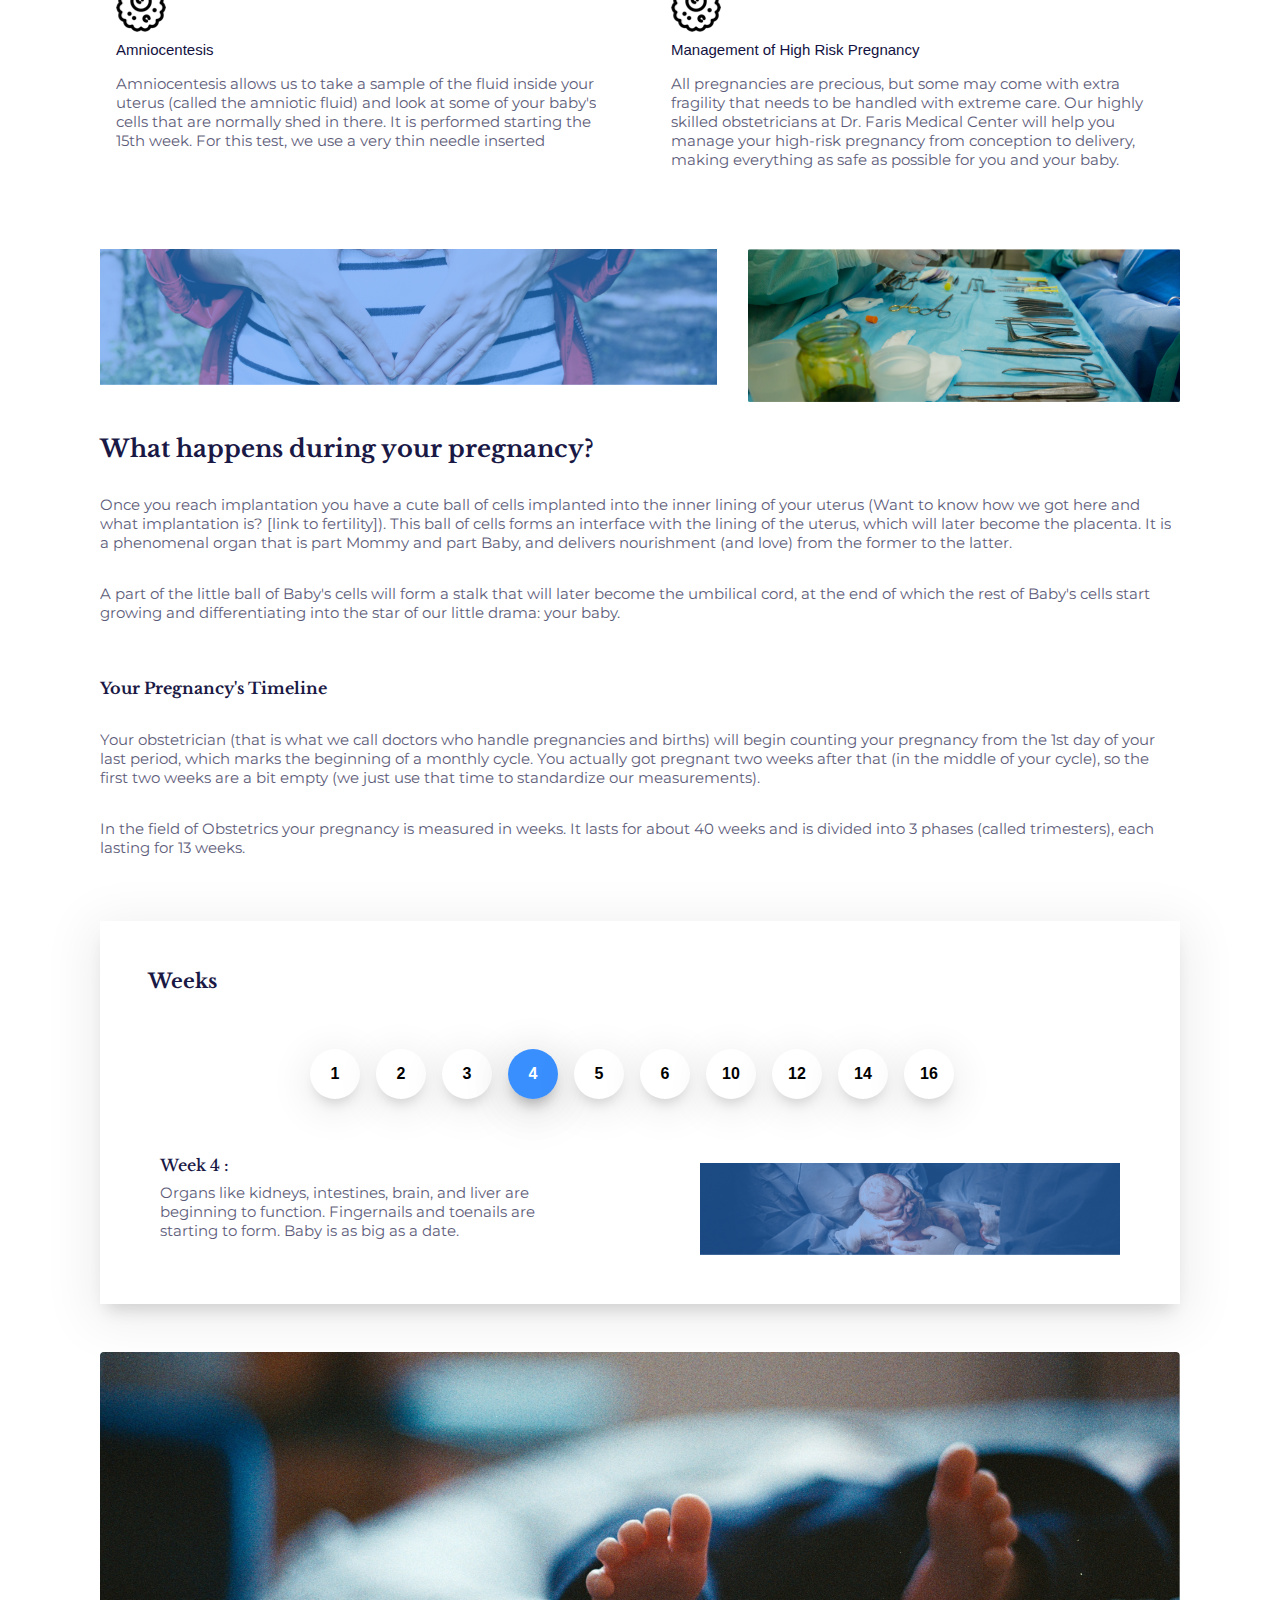
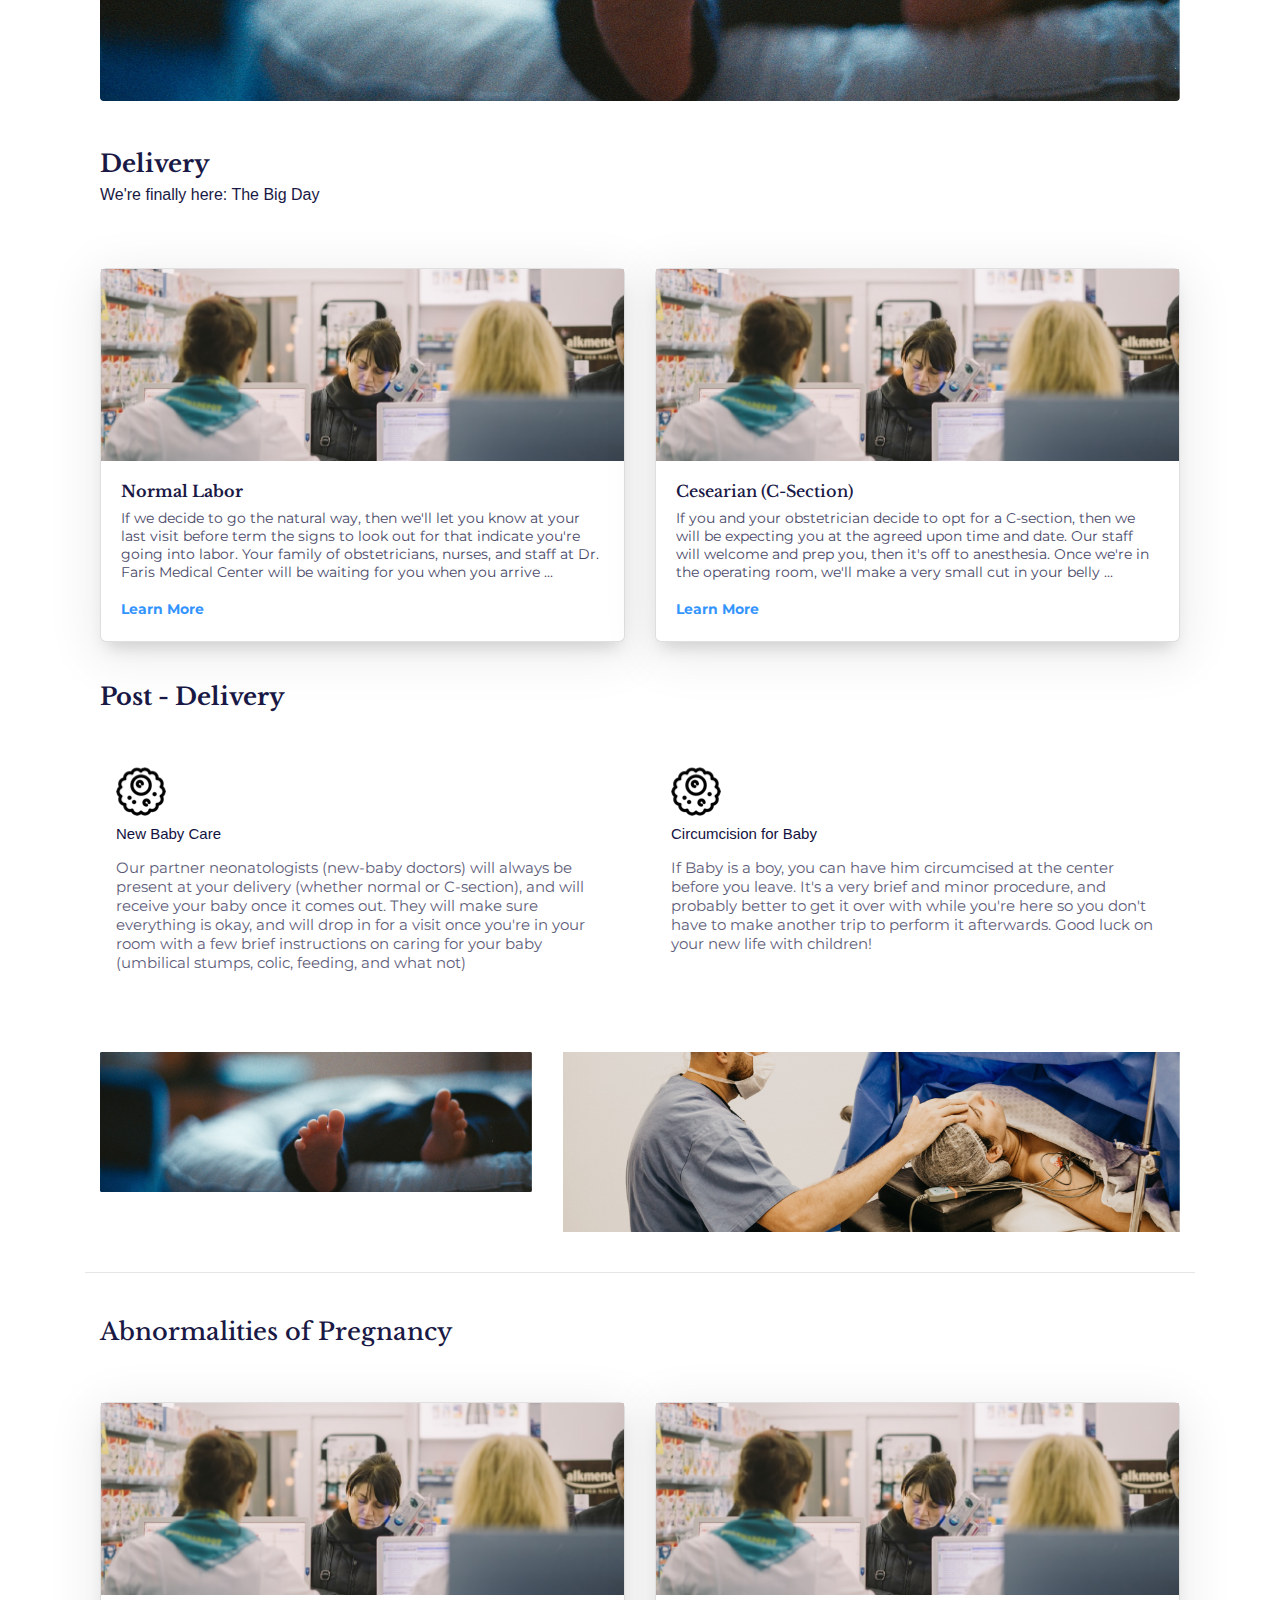
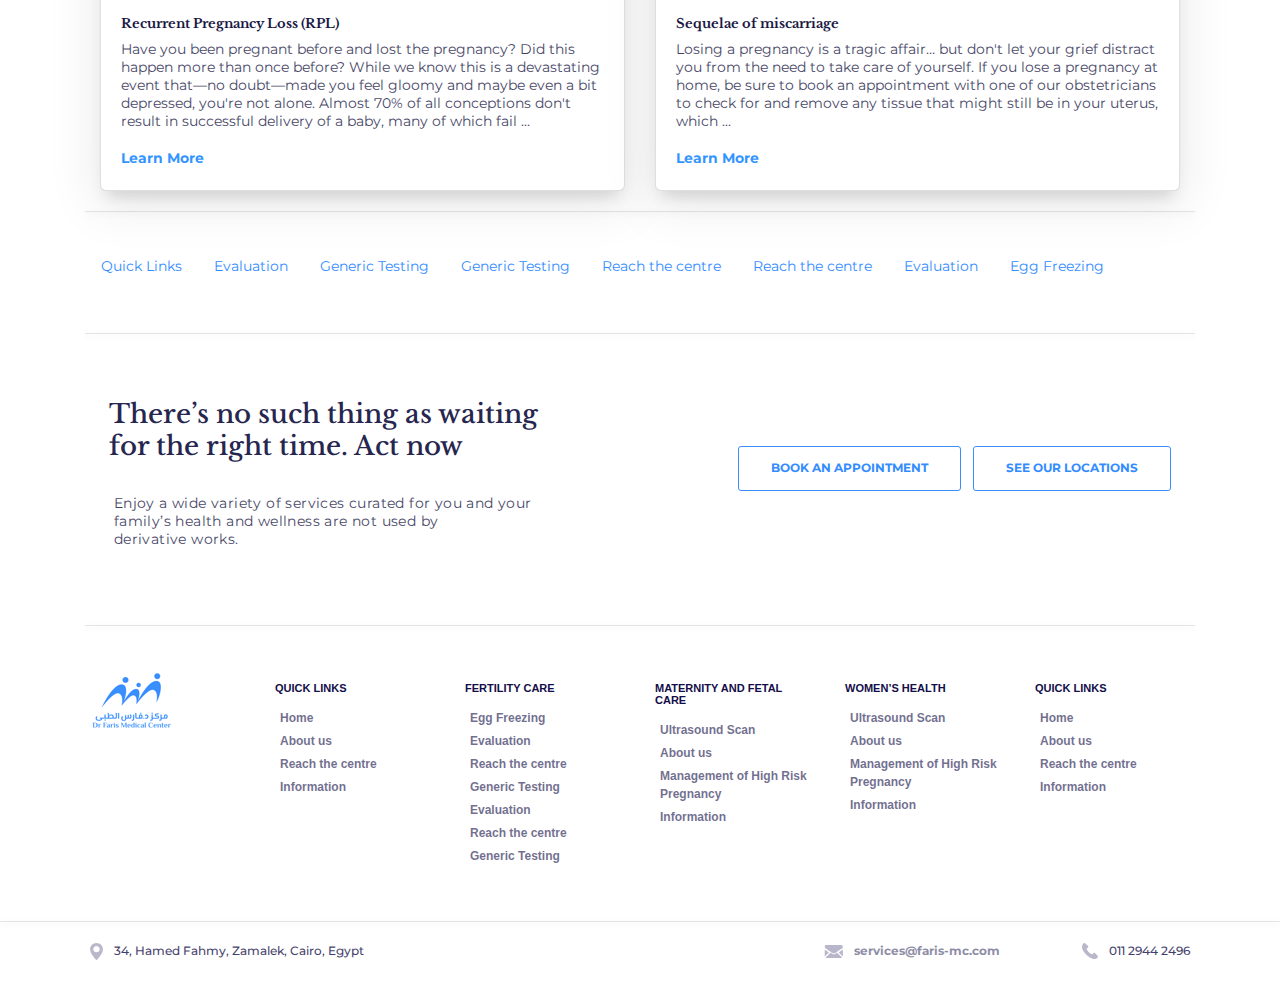
<file: obstetrics.html>
<!DOCTYPE html>
<html lang="en">

<head>
    <meta charset="UTF-8">
    <meta name="viewport" content="width=device-width, initial-scale=1.0">
    <meta http-equiv="X-UA-Compatible" content="ie=edge">
    <link rel="stylesheet" href="https://cdnjs.cloudflare.com/ajax/libs/twitter-bootstrap/4.3.1/css/bootstrap.min.css">
    <link rel="stylesheet" href="https://cdnjs.cloudflare.com/ajax/libs/font-awesome/5.11.2/css/all.min.css">
    <link href="https://fonts.googleapis.com/css?family=Montserrat:400,700,800,900&display=swap" rel="stylesheet">
    <link href="https://fonts.googleapis.com/css2?family=Libre+Baskerville&display=swap" rel="stylesheet">
    <link href="https://fonts.googleapis.com/css?family=Cairo:400,700&display=swap" rel="stylesheet">
    <link rel="stylesheet" href="package/css/swiper.min.css">
    <link rel="icon" href="images/logo.png">
    <link rel="stylesheet" href="css/style.css">
    <link rel="stylesheet" href="css/style_facilities.css">
    <!-- <link rel="stylesheet" href="css/styleAr.css"> -->
    <title> Obstetrics </title>
</head>

<body>

    <!-- Header -->
    <header class="pt-4">
        <div class="container firstHead">
            <div class="row">
                <div class="col-lg-6 col-md-5 col-sm-5 col-12">
                    <p class="textHeader"><img class="pr-2" src="images/map.svg"> 34, Hamed Fahmy, Zamalek, Cairo, Egypt
                    </p>
                </div>
                <div class="col-md-4 col-sm-4 col-7">
                    <p class="textHeader textMedia"><img class="pr-2" src="images/mail.svg"><a
                            href="mailto:services@faris-mc.com"> services@faris-mc.com </a></p>
                </div>
                <div class="col-lg-2 col-md-3 col-sm-3 col-5">
                    <p class="textHeader textMedia"><img class="pr-2" src="images/call.svg"> 011 2944 2496</p>
                </div>
            </div>
            <hr class="hr">
        </div>
    </header>

    <!-- Navbar -->
    <div class="container-fluid mt-0 bg-white" id="navbar">
        <nav class="navbar container navbar-expand-lg bg-white navbar-light bg-light p-0">
            <a class="navbar-brand" href="index.html"><img src="images/logo.png" alt="Dr Faris"></a>
            <button class="navbar-toggler" type="button" data-toggle="collapse" data-target="#navbarSupportedContent"
                aria-controls="navbarSupportedContent" aria-expanded="false" aria-label="Toggle navigation">
                <span class="navbar-toggler-icon"></span>
            </button>

            <div class="collapse navbar-collapse" id="navbarSupportedContent">
                <ul class="navbar-nav mr-auto">
                    <li class="nav-item">
                        <a class="nav-link" href="index.html"> HOME </a>
                    </li>
                    <li class="nav-item">
                        <a class="nav-link" href="aboutUs.html">ABOUT</a>
                    </li>
                    <li class="nav-item">
                        <a class="nav-link" href="team.html">OUR DOCTORS </a>
                    </li>
                    <li class="nav-item">
                        <a class="nav-link" href="fertility.html">FERTILITY </a>
                    </li>
                    <li class="nav-item">
                        <a class="nav-link" href="obstetrics.html">OBSTETRICS</a>
                    </li>
                    <li class="nav-item">
                        <a class="nav-link" href="facilities.html">FACILITIES</a>
                    </li>
                    <!-- <li class="nav-item">
                        <a class="nav-link" href="#">WOMEN’S HEALTH</a>
                    </li> -->
                    <li class="nav-item">
                        <a class="nav-link" href="gynecology.html">GYNECOLOGY</a>
                    </li>
                    <li class="nav-item">
                        <a class="nav-link" href="medicalTourism.html">MEDICAL TOURISM</a>
                    </li>
                    <li class="nav-item active">
                        <a class="nav-link" href="contactUs.html">CONTACT US</a>
                    </li>
                </ul>
                <ul class="navbar-nav ml-auto pr-2">
                    <li class="form-inline pt-3 pb-3">
                        <a href="#" class="pr-2 social_1"><i class="fab fa-twitter-square fa-lg text-primary"></i></a>
                        <a href="#" class="pr-2 social_2"><i class="fab fa-facebook-square fa-lg"></i></a>
                        <a href="#" class="social_1"><i class="fab fa-youtube-square fa-lg text-danger"></i></a>
                    </li>
                </ul>
            </div>
        </nav>
    </div>

    <!-- section two babys -->
    <div class="hero obstetrics">
        <div class="container">
            <div class="contentSection">
                <h2>Obstetrics</h2>
                <h1 class="pt-2">Finding out you’re pregnant</h1>
                <h4 class="pt-3">Enjoy a wide your family’s health and wellness are not <br> used by derivative works.
                </h4>
            </div>
        </div>
    </div>

    <!-- Treatments -->
    <div class="container tretms pt-5 pb-3">

        <div class="row">
            <div class="col-lg-9 col-sm-9">
                <div class="treatments">
                    <h4 class="pt-2 colorB pb-2 txtLibre">Obstetrics (you’re Pregnant)</h4>
                    <p>Enjoy a wide variety of services curated for you <br> and your family’s health and wellness</p>
                </div>
            </div>
            <div class="col-lg-3 col-sm-3">
                <div class="pt-4">
                    <button class="btn btn-primary py-3 text-center btn-block" data-toggle="modal" data-target="#bookAppointment">BOOK AN APPOINTMENT</button>
                </div>
            </div>
        </div>
        <hr class="hr2 p-0 my-4">
        <h4 class="txtLibre colorB py-4 font-weight-bold">Congratulations! You’re Pregnant</h4>
        <p class="pMe pb-3">
            You are about to embark on an exciting journey that should end with you partaking in the miracle of bringing a soul into the world. At Dr. Faris Medical Center, we will take care of you from the day you receive these glad tidings (and we can deliver them to you ourselves!), until the day you bring home your little one in your arms.
        </p><hr class="hr2 p-0 my-4">
        <h4 class="txtLibre colorB py-4 font-weight-bold">What happens now that I'm pregnant?</h4>
        <p class="pMe pb-3">
            Once you know you're pregnant you can book a visit at Dr. Faris Medical Center to track the progress of your growing bundle of joy. On your first visit our staff will compile your medical records containing all of your relevant history and data, and they we will introduce you to one of our highly qualified obstetricians who will be responsible for tracking your progress and making sure your baby is doing okay.
        </p>
        <div class="container py-3">
            <div class="row">
                <div class="col-sm-6 col-12">
                    <div class="my-2 induction p-3">
                        <img src="images/nurs.png" class="img-fluid" alt="boydaa">
                        <h6 class="py-2">Routine visits</h6>
                        <p class="pMe pb-3">Your obstetrician will also discuss with you all the screening tests and investigations you might need to conduct during this wonderful period of your life, and will also tell you when you're due to deliver your little miracle.</p>
                    </div>
                </div>
                <div class="col-sm-6 col-12">
                    <div class="my-2 induction p-3">
                        <img src="images/orm.png" class="img-fluid" alt="boydaa">
                        <h6 class="py-2">Scans and Tests</h6>
                        <p class="pMe pb-3">In addition to the routine tests we perform on your first visit, we will also measure your blood pressure and weight every time you come in. We may also conduct any of the following:</p>
                    </div>
                </div>
                <div class="col-sm-6 col-12">
                    <div class="my-2 induction p-3">
                        <img src="images/Ultrasound.png" class="img-fluid" alt="boydaa">
                        <h6 class="py-2">Ultrasound Scans</h6>
                        <p class="pMe pb-3">Your obstetrician will also discuss with you all the screening tests and investigations you might need to conduct during this wonderful period of your life, and will also tell you when you're due to deliver your little miracle.</p>
                    </div>
                </div>
                <div class="col-sm-6 col-12">
                    <div class="my-2 induction p-3">
                        <img src="images/boydaa.png" class="img-fluid" alt="boydaa">
                        <h6 class="py-2">Non-invasive Prenatal Test (NIPT)</h6>
                        <p class="pMe pb-3">In addition to the routine tests we perform on your first visit, we will also measure your blood pressure and weight every time you come in. We may also conduct any of the following:</p>
                    </div>
                </div>
                <div class="col-sm-6 col-12">
                    <div class="my-2 induction p-3">
                        <img src="images/boydaa.png" class="img-fluid" alt="boydaa">
                        <h6 class="py-2">Amniocentesis</h6>
                        <p class="pMe pb-3">Amniocentesis allows us to take a sample of the fluid inside your uterus (called the amniotic fluid) and look at some of your baby's cells that are normally shed in there. It is performed starting the 15th week. For this test, we use a very thin needle inserted</p>
                    </div>
                </div>
                <div class="col-sm-6 col-12">
                    <div class="my-2 induction p-3">
                        <img src="images/boydaa.png" class="img-fluid" alt="boydaa">
                        <h6 class="py-2">Management of High Risk Pregnancy</h6>
                        <p class="pMe pb-3">All pregnancies are precious, but some may come with extra fragility that needs to be handled with extreme care. Our highly skilled obstetricians at Dr. Faris Medical Center will help you manage your high-risk pregnancy from conception to delivery, making everything as safe as possible for you and your baby.</p>
                    </div>
                </div>
                <div class="col-sm-7 pt-4 pb-2">
                    <img src="images/obstrics.png" alt="obstetrics" class="img-fluid">
                </div>
                <div class="col-sm-5 pt-4 pb-2">
                    <img src="images/tools.png" alt="obstetrics" class="img-fluid">
                </div>
            </div>
            <h4 class="txtLibre colorB py-4 font-weight-bold">What happens during your pregnancy?</h4>
            <p class="pMe pb-3">Once you reach implantation you have a cute ball of cells implanted into the inner lining of your uterus (Want to know how we got here and what implantation is? [link to fertility]). This ball of cells forms an interface with the lining of the uterus, which will later become the placenta. It is a phenomenal organ that is part Mommy and part Baby, and delivers nourishment (and love) from the former to the latter.</p>
            <p class="pMe pb-3">A part of the little ball of Baby's cells will form a stalk that will later become the umbilical cord, at the end of which the rest of Baby's cells start growing and differentiating into the star of our little drama: your baby.</p>
            <h6 class="txtLibre colorB py-4 font-weight-bold">Your Pregnancy's Timeline</h6>
            <p class="pMe pb-3">Your obstetrician (that is what we call doctors who handle pregnancies and births) will begin counting your pregnancy from the 1st day of your last period, which marks the beginning of a monthly cycle. You actually got pregnant two weeks after that (in the middle of your cycle), so the first two weeks are a bit empty (we just use that time to standardize our measurements).</p>
            <p class="pMe pb-3"> In the field of Obstetrics your pregnancy is measured in weeks. It lasts for about 40 weeks and is divided into 3 phases (called trimesters), each lasting for 13 weeks.</p>
        </div>

        <div class="container weeks pt-3">
            <div class="induction2 py-5">
                <h5 class="txtLibre pl-5 colorB font-weight-bold">Weeks</h5>
                <ul class="nav nav-pills justify-content-center py-5" role="tablist">
                    <li class="nav-item">
                        <a class="nav-link" data-toggle="pill" href="#home">1</a>
                    </li>
                    <li class="nav-item">
                        <a class="nav-link" data-toggle="pill" href="#menu1">2</a>
                    </li>
                    <li class="nav-item">
                        <a class="nav-link" data-toggle="pill" href="#menu2">3</a>
                    </li>
                    <li class="nav-item">
                        <a class="nav-link active" data-toggle="pill" href="#menu4">4</a>
                    </li>
                    <li class="nav-item">
                        <a class="nav-link" data-toggle="pill" href="#menu5">5</a>
                    </li>
                    <li class="nav-item">
                        <a class="nav-link" data-toggle="pill" href="#menu6">6</a>
                    </li>
                    <li class="nav-item">
                        <a class="nav-link" data-toggle="pill" href="#menu7">10</a>
                    </li>
                    <li class="nav-item">
                        <a class="nav-link" data-toggle="pill" href="#menu8">12</a>
                    </li>
                    <li class="nav-item">
                        <a class="nav-link" data-toggle="pill" href="#menu9">14</a>
                    </li>
                    <li class="nav-item">
                        <a class="nav-link" data-toggle="pill" href="#menu10">16</a>
                    </li>
                </ul>
                <div class="tab-content">
                    <div class="tab-pane container" id="home">
                        <div class="row justify-content-around">
                            <div class="col-md-5 pt-2">
                                <h6 class="colorB txtLibre">Week 1 :</h6>
                                <p class="pMe">
                                    Organs like kidneys, intestines, brain, and liver are beginning to function. Fingernails and toenails are starting to form. Baby is as big as a date.
                                </p>
                            </div>
                            <div class="col-md-5 pt-3">
                                <img src="images/fertility.png" class="img-fluid">
                            </div>
                        </div>
                    </div>
                    <div class="tab-pane container" id="menu1">
                        <div class="row justify-content-around">
                            <div class="col-md-5 pt-2">
                                <h6 class="colorB txtLibre">Week 2 :</h6>
                                <p class="pMe">
                                    Organs like kidneys, intestines, brain, and liver are beginning to function. Fingernails and toenails are starting to form. Baby is as big as a date.
                                </p>
                            </div>
                            <div class="col-md-5 pt-3">
                                <img src="images/fertility.png" class="img-fluid">
                            </div>
                        </div>
                    </div>
                    <div class="tab-pane container" id="menu2">
                        <div class="row justify-content-around">
                            <div class="col-md-5 pt-2">
                                <h6 class="colorB txtLibre">Week 3 :</h6>
                                <p class="pMe">
                                    Organs like kidneys, intestines, brain, and liver are beginning to function. Fingernails and toenails are starting to form. Baby is as big as a date.
                                </p>
                            </div>
                            <div class="col-md-5 pt-3">
                                <img src="images/fertility.png" class="img-fluid">
                            </div>
                        </div>
                    </div>
                    <div class="tab-pane container show active" id="menu3">
                        <div class="row justify-content-around">
                            <div class="col-md-5 pt-2">
                                <h6 class="colorB txtLibre">Week 4 :</h6>
                                <p class="pMe">
                                    Organs like kidneys, intestines, brain, and liver are beginning to function. Fingernails and toenails are starting to form. Baby is as big as a date.
                                </p>
                            </div>
                            <div class="col-md-5 pt-3">
                                <img src="images/fertility.png" class="img-fluid">
                            </div>
                        </div>
                    </div>
                    <div class="tab-pane container" id="menu4">
                        <div class="row justify-content-around">
                            <div class="col-md-5 pt-2">
                                <h6 class="colorB txtLibre">Week 4 :</h6>
                                <p class="pMe">
                                    Organs like kidneys, intestines, brain, and liver are beginning to function. Fingernails and toenails are starting to form. Baby is as big as a date.
                                </p>
                            </div>
                            <div class="col-md-5 pt-3">
                                <img src="images/fertility.png" class="img-fluid">
                            </div>
                        </div>
                    </div>
                    <div class="tab-pane container" id="menu5">
                        <div class="row justify-content-around">
                            <div class="col-md-5 pt-2">
                                <h6 class="colorB txtLibre">Week 5 :</h6>
                                <p class="pMe">
                                    Organs like kidneys, intestines, brain, and liver are beginning to function. Fingernails and toenails are starting to form. Baby is as big as a date.
                                </p>
                            </div>
                            <div class="col-md-5 pt-3">
                                <img src="images/fertility.png" class="img-fluid">
                            </div>
                        </div>
                    </div>
                    <div class="tab-pane container" id="menu6">
                        <div class="row justify-content-around">
                            <div class="col-md-5 pt-2">
                                <h6 class="colorB txtLibre">Week 6 :</h6>
                                <p class="pMe">
                                    Organs like kidneys, intestines, brain, and liver are beginning to function. Fingernails and toenails are starting to form. Baby is as big as a date.
                                </p>
                            </div>
                            <div class="col-md-5 pt-3">
                                <img src="images/fertility.png" class="img-fluid">
                            </div>
                        </div>
                    </div>
                    <div class="tab-pane container" id="menu7">
                        <div class="row justify-content-around">
                            <div class="col-md-5 pt-2">
                                <h6 class="colorB txtLibre">Week 10 :</h6>
                                <p class="pMe">
                                    Organs like kidneys, intestines, brain, and liver are beginning to function. Fingernails and toenails are starting to form. Baby is as big as a date.
                                </p>
                            </div>
                            <div class="col-md-5 pt-3">
                                <img src="images/fertility.png" class="img-fluid">
                            </div>
                        </div>
                    </div>
                    <div class="tab-pane container" id="menu8">
                        <div class="row justify-content-around">
                            <div class="col-md-5 pt-2">
                                <h6 class="colorB txtLibre">Week 12 :</h6>
                                <p class="pMe">
                                    Organs like kidneys, intestines, brain, and liver are beginning to function. Fingernails and toenails are starting to form. Baby is as big as a date.
                                </p>
                            </div>
                            <div class="col-md-5 pt-3">
                                <img src="images/fertility.png" class="img-fluid">
                            </div>
                        </div>
                    </div>
                    <div class="tab-pane container" id="menu9">
                        <div class="row justify-content-around">
                            <div class="col-md-5 pt-2">
                                <h6 class="colorB txtLibre">Week 14 :</h6>
                                <p class="pMe">
                                    Organs like kidneys, intestines, brain, and liver are beginning to function. Fingernails and toenails are starting to form. Baby is as big as a date.
                                </p>
                            </div>
                            <div class="col-md-5 pt-3">
                                <img src="images/fertility.png" class="img-fluid">
                            </div>
                        </div>
                    </div>
                    <div class="tab-pane container" id="menu10">
                        <div class="row justify-content-around">
                            <div class="col-md-5 pt-2">
                                <h6 class="colorB txtLibre">Week 16 :</h6>
                                <p class="pMe">
                                    Organs like kidneys, intestines, brain, and liver are beginning to function. Fingernails and toenails are starting to form. Baby is as big as a date.
                                </p>
                            </div>
                            <div class="col-md-5 pt-3">
                                <img src="images/fertility.png" class="img-fluid">
                            </div>
                        </div>
                    </div>
                </div>
            </div>
            
        </div>
        

        <div class="container pt-5">
            <img src="images/womane.png" class="img-fluid">
            <h4 class="txtLibre font-weight-bold colorB pt-5">Delivery</h4>
            <p class="pb-5 colorB">We're finally here: The Big Day</p>
    
            <div class="row">
                <div class="col-sm-6">
                    <div class="induction2 card mb-3">
                        <img src="images/rectangle.png" class="img-fluid">
                        <div class="card-body">
                            <h6 class="txtLibre colorB font-weight-bold">Normal Labor</h6>
                            <p class="panel-body textPageSmall text-left"> If we decide to go the natural way, then we'll let you know at your last visit before term the signs to look out for that indicate you're going into labor. Your family of obstetricians, nurses, and staff at Dr. Faris Medical Center will be waiting for you when you arrive 
                                <span class="threedotsGg">...</span><span class="full_descGg" style="display:none">
                                    We're ready for you at any time of day to help you come through this stressful time. When you arrive we will make sure that you are made comfortable and that someone is attending to you at all times. We know you are in pain and we will do our utmost to try and relieve as much of it as we can. Take heart in the fact that it is almost over, and that you will be rewarded for your pain with a miracle to take home. Labor can take up to 14 hours if this is your first time (about 7 if it isn't). You can always call us at the center so we can decide together on the best time for you to come in and notify your obstetrician that you're almost there. This means that you can spend most of that time in the comfort of your home and only come in when you're almost ready to deliver. When it's time we'll start prepping you for delivery with the type of anesthesia you've decided on with your doctor, then it's off to the final step. We have an operating room available for you to give birth in (Check out the facilities [link to facilities])
                                    and our expert staff have handled thousands of births. You and your baby are in deft, gentle hands. Congratulations! You've come through! And the baby is beautiful! Now you have to choose a name! We just want to make sure you and Baby are okay before you leave for home. We are happy to accommodate you for as long as you need to recover (and receive your guests). We have 6 rooms available at the center to accommodate your recovery after the birth including a deluxe suite. Check out the rooms [link to facilities]. While you're here our nurses are always there to take care of you during your recovery at any time of day or night. Just push the button.
                                </span></p>
                            <a class="textPageSmall txtLink text-primary font-weight-bold" data-toggle="collapse" data-parent="#accordion" onclick="showMoreGg()">Learn More</a>
                        </div>
                    </div>
                </div>
                <div class="col-sm-6">
                    <div class="induction2 card mb-3">
                        <img src="images/rectangle.png" class="img-fluid">
                        <div class="card-body">
                            <h6 class="txtLibre colorB">Cesearian (C-Section)</h6>
                            <p class="panel-body textPageSmall text-left"> If you and your obstetrician decide to opt for a C-section, then we will be expecting you at the agreed upon time and date. Our staff will welcome and prep you, then it's off to anesthesia. Once we're in the operating room, we'll make a very small cut in your belly  
                                <span class="threedotspp">...</span><span class="full_descpp" style="display:none">
                                    (you'll hardly see it in a few months) and in your uterus to deliver Baby, get him or her    cleaned up, and introduce you to your little Pumpkin as soon as you're ready. We are happy to accommodate you for as long as you need to recover. If everything is alright after the operation, and you feel that you can bear the car ride, you can usually check out and go home the following day. We'll be sorry to see you go, but happy that you made it and your family is now +1!
                                </span></p>
                            <a class="textPageSmall txtLink text-primary font-weight-bold" data-toggle="collapse" data-parent="#accordion" onclick="showMorepp()">Learn More</a>
                        </div>
                    </div>
                </div>
            </div>
            <h4 class="txtLibre font-weight-bold colorB py-4">Post - Delivery</h4>
            <div class="row">
                <div class="col-sm-6 col-12">
                    <div class="my-2 induction p-3">
                        <img src="images/boydaa.png" class="img-fluid" alt="boydaa">
                        <h6 class="py-2">New Baby Care</h6>
                        <p class="pMe pb-3">Our partner neonatologists (new-baby doctors) will always be present at your delivery (whether normal or C-section), and will receive your baby once it comes out. They will make sure everything is okay, and will drop in for a visit once you're in your room with a few brief instructions on caring for your baby (umbilical stumps, colic, feeding, and what not)</p>
                    </div>
                </div>
                <div class="col-sm-6">
                    <div class="my-2 induction p-3">
                        <img src="images/boydaa.png" class="img-fluid" alt="boydaa">
                        <h6 class="py-2">Circumcision for Baby</h6>
                        <p class="pMe pb-3">If Baby is a boy, you can have him circumcised at the center before you leave. It's a very brief and minor procedure, and probably better to get it over with while you're here so you don't have to make another trip to perform it afterwards. Good luck on your new life with children!</p>
                    </div>
                </div>
            </div>
            <div class="row py-4">
                <div class="col-sm-5">
                    <img src="images/womane.png" class="img-fluid">
                </div>
                <div class="col-sm-7">
                    <img src="images/RectangleA.png" class="img-fluid">
                </div>
            </div>
        </div><hr>

        <div class="container">
            <div class="row py-4">
                <div class="col-lg-10">
                    <h4 class="txtLibre colorB pt-1 pb-4">Abnormalities of Pregnancy</h4>
                </div>
            </div>
            <div class="row rwFilter">
                <div class="col-md-6">
                    <div class="induction2 card mb-3">
                        <img src="images/rectangle.png" class="img-fluid">
                        <div class="card-body">
                            <h6 class="txtLibre colorB">Recurrent Pregnancy Loss (RPL)</h6>
                            <p class="panel-body textPageSmall text-left"> Have you been pregnant before and lost the pregnancy? Did this happen more than once before? While we know this is a devastating event that—no doubt—made you feel gloomy and maybe even a bit depressed, you're not alone. Almost 70% of all conceptions don't result in successful delivery of a baby, many of which fail  
                                <span class="threedotspr">...</span><span class="full_descpr" style="display:none">in the first 2 weeks; before you even know you're pregnant. This condition is known as Recurrent Pregnancy Loss and could affect about 2% of the population. Our veteran consultants will help you navigate this dense jungle of causes to identify why you might be losing your precious pregnancies, and can offer you different ways to treat those causes including IVF (with PGD), hysteroscopic surgeries, hormone therapy, antibiotics, and vitamin and mineral supplements. Some of the causes might require management with other doctors, which we can refer you to.</span></p>
                            <a class="textPageSmall txtLink text-primary font-weight-bold" data-toggle="collapse" data-parent="#accordion" onclick="showMorepr()">Learn More</a>
                        </div>
                    </div>
                </div>
                <div class="col-md-6">
                    <div class="induction2 card mb-3">
                        <img src="images/rectangle.png" class="img-fluid">
                        <div class="card-body">
                            <h6 class="txtLibre colorB">Sequelae of miscarriage</h6>
                            <p class="panel-body textPageSmall text-left"> Losing a pregnancy is a tragic affair… but don't let your grief distract you from the need to take care of yourself. If you lose a pregnancy at home, be sure to book an appointment with one of our obstetricians to check for and remove any tissue that might still be in your uterus, which
                                <span class="threedotspn">...</span><span class="full_descpn" style="display:none">could cause problems if left in there. Your obstetrician will also give you advice on how you can move forward from there to avoid losing future pregnancies. Is this a repeated miscarriage? You might want to check our section on Recurrent Pregnancy Loss, which could require specific management. [link to RPL]</span></p>
                            <a class="textPageSmall txtLink text-primary font-weight-bold" data-toggle="collapse" data-parent="#accordion" onclick="showMorepn()">Learn More</a>
                        </div>
                    </div>
                </div>
            </div>
        </div><hr class="hr2 p-0 mt-1">
    </div>

    <!-- Quick links -->
    <div class="container pt-1">
        <nav class="nav quickLinks">
            <a class="nav-link active" href="#">Quick Links</a>
            <a class="nav-link" href="#">Evaluation</a>
            <a class="nav-link" href="#">Generic Testing </a>
            <a class="nav-link" href="#">Generic Testing </a>
            <a class="nav-link" href="#">Reach the centre</a>
            <a class="nav-link" href="#">Reach the centre</a>
            <a class="nav-link" href="#">Evaluation</a>
            <a class="nav-link" href="#">Egg Freezing</a>
        </nav>
        <hr class="hr2 p-0 mt-5">
    </div>

    <!-- Footer -->
    <div class="footer">
        <div class="jumbotron jumbotronFooterAbout">
            <div class="container">
                <div class="row justify-content-around">
                    <div class="col-sm-5 col-12">
                        <div>
                            <h4>There’s no such thing as waiting for the right time. Act now</h4>
                            <p class="pt-4 textPage">Enjoy a wide variety of services curated for you and your
                                family’s health and wellness are not used by <br> derivative works. </p>
                        </div>
                    </div>
                    <div class="col-sm-6 col-12">
                        <div class="pt-5 fRight">
                            <button class="btn btn-outline-light  mr-2" data-toggle="modal" data-target="#bookAppointment">BOOK AN APPOINTMENT</button>
                            <button class="btn btn-outline-light"> SEE OUR LOCATIONS </button>
                        </div>
                    </div>
                </div>
            </div>
        </div>
        <div>
            <div class="container links pt-2 pb-5">
                <hr class="hr2 p-0">
                <div class="row justify-content-around">
                    <div class="col-lg-2 col-md-3 col-sm-3 col-5">
                        <img src="images/logo.png" class="pt-4">
                    </div>
                    <div class="col-lg-2 col-md-3 col-sm-3 col-6 pt-2">
                        <h6>QUICK LINKS</h6>
                        <p><a href="#"> Home </a></p>
                        <p><a href="#"> About us </a></p>
                        <p><a href="#"> Reach the centre </a></p>
                        <p><a href="#"> Information </a></p>
                    </div>
                    <div class="col-lg-2 col-md-3 col-sm-3 col-5 pt-2">
                        <h6>FERTILITY CARE</h6>
                        <p><a href="#"> Egg Freezing </a></p>
                        <p><a href="#"> Evaluation </a></p>
                        <p><a href="#"> Reach the centre </a></p>
                        <p><a href="#"> Generic Testing </a></p>
                        <p><a href="#"> Evaluation </a></p>
                        <p><a href="#"> Reach the centre </a></p>
                        <p><a href="#"> Generic Testing </a></p>
                    </div>
                    <div class="col-lg-2 col-md-3 col-sm-3 col-6 pt-2">
                        <h6>MATERNITY AND FETAL CARE</h6>
                        <p><a href="#"> Ultrasound Scan </a></p>
                        <p><a href="#"> About us </a></p>
                        <p><a href="#"> Management of High Risk Pregnancy </a></p>
                        <p><a href="#"> Information </a></p>
                    </div>
                    <div class="col-lg-2 col-md-3 col-sm-3 col-5 pt-2">
                        <h6>WOMEN’S HEALTH</h6>
                        <p><a href="#"> Ultrasound Scan </a></p>
                        <p><a href="#"> About us </a></p>
                        <p><a href="#"> Management of High Risk Pregnancy </a></p>
                        <p><a href="#">Information </a></p>
                    </div>
                    <div class="col-lg-2 col-md-3 col-sm-3 col-6 pt-2">
                        <h6>QUICK LINKS</h6>
                        <p><a href="#"> Home </a></p>
                        <p><a href="#"> About us </a></p>
                        <p><a href="#"> Reach the centre </a></p>
                        <p><a href="#"> Information </a></p>
                    </div>
                </div>
            </div>
        </div>
        <hr class="hr2 p-0 mt-1">
        <div class="pb-3">
            <div class="container firstHead">
                <div class="row">
                    <div class="col-lg-6 col-md-5 col-sm-5 col-12">
                        <p class="textHeader"><img class="pr-2" src="images/map.svg"> 34, Hamed Fahmy, Zamalek, Cairo, Egypt
                        </p>
                    </div>
                    <div class="col-md-4 col-sm-4 col-7">
                        <p class="textHeader textMedia"><img class="pr-2" src="images/mail.svg"><a
                                href="mailto:services@faris-mc.com"> services@faris-mc.com </a></p>
                    </div>
                    <div class="col-lg-2 col-md-3 col-sm-3 col-5">
                        <p class="textHeader textMedia"><img class="pr-2" src="images/call.svg"> 011 2944 2496</p>
                    </div>
                </div>
            </div>
        </div>
    </div>

    <!-- Modal -->
    <div class="modal fade" id="bookAppointment" tabindex="-1" role="dialog" aria-labelledby="exampleModalLabel" aria-hidden="true">
        <div class="modal-dialog modal-lg" role="document">
            <div class="modal-content p-2">
                <div class="modal-header pb-0 border-bottom-0">
                    <h6 class="text-primary txtMons">RESERVE</h6>
                    <button type="button" class="close" data-dismiss="modal" aria-label="Close">
                        <span aria-hidden="true">&times;</span>
                    </button>
                </div>
                <div class="modal-body pt-3">
                    <h4 class="colorB txtLibre">Book an Appointment</h4>
                    <p class="pMe">Easily and comfortably book a seat from the comfort of your home and one of our agents will be in touch with you shortly</p>
                    <div class="pt-3">
                        <form class="form">
                            <div class="row">
                                <div class="col-md-6">
                                    <div class="form-group">
                                        <label for="name" class="pMe">NAME</label>
                                        <input type="text" id="name" class="form-control">
                                    </div>
                                </div>
                                <div class="col-md-6">
                                    <div class="form-group">
                                        <label for="phone" class="pMe">PHONE NUMBER</label>
                                        <input type="tel" id="phone" class="form-control">
                                    </div>
                                </div>
                            </div>
                            <div class="form-group">
                                <label class="pMe"> SELECT INQUIRY</label>
                                <select class="form-control form-control">
                                <option>I’m pregnant and I need follow-up</option>
                                <option>I’m pregnant and I need follow-up</option>
                                <option>I’m pregnant and I need follow-up</option>
                                </select>
                            </div>
                            <div class="row">
                                <div class="col-md-6">
                                    <button class="btn btnBook btn-block my-1">SEND</button>
                                </div>
                            </div>
                        </form>
                    </div>
                </div>
            </div>
        </div>
    </div>

    <script src="https://cdnjs.cloudflare.com/ajax/libs/jquery/3.4.1/jquery.min.js"></script>
    <script src="https://cdnjs.cloudflare.com/ajax/libs/popper.js/1.15.0/umd/popper.min.js"></script>
    <script src="https://cdnjs.cloudflare.com/ajax/libs/twitter-bootstrap/4.3.1/js/bootstrap.min.js"></script>
    <script src="package/js/swiper.min.js"></script>
    <script src="js/file.js"></script>
    <script>
        $(".accordion h5>.fa-angle-down, .accordion h5>.fa-angle-up").on("click", function () {
            if ($(this).hasClass("fa-angle-down")) {
                $(this).removeClass("fa-angle-down").addClass("fa-angle-up")
            } else $(this).removeClass("fa-angle-up").addClass("fa-angle-down")
        })
    </script>
     <script>
        var swiper = new Swiper('.swiper-container', {
          pagination: {
            el: '.swiper-pagination',
            clickable: true,
            renderBullet: function (index, className) {
              return '<span class="' + className + '">' + (index + 1) + '</span>';
            },
          },
        });
      </script>
</body>

</html>
</file>
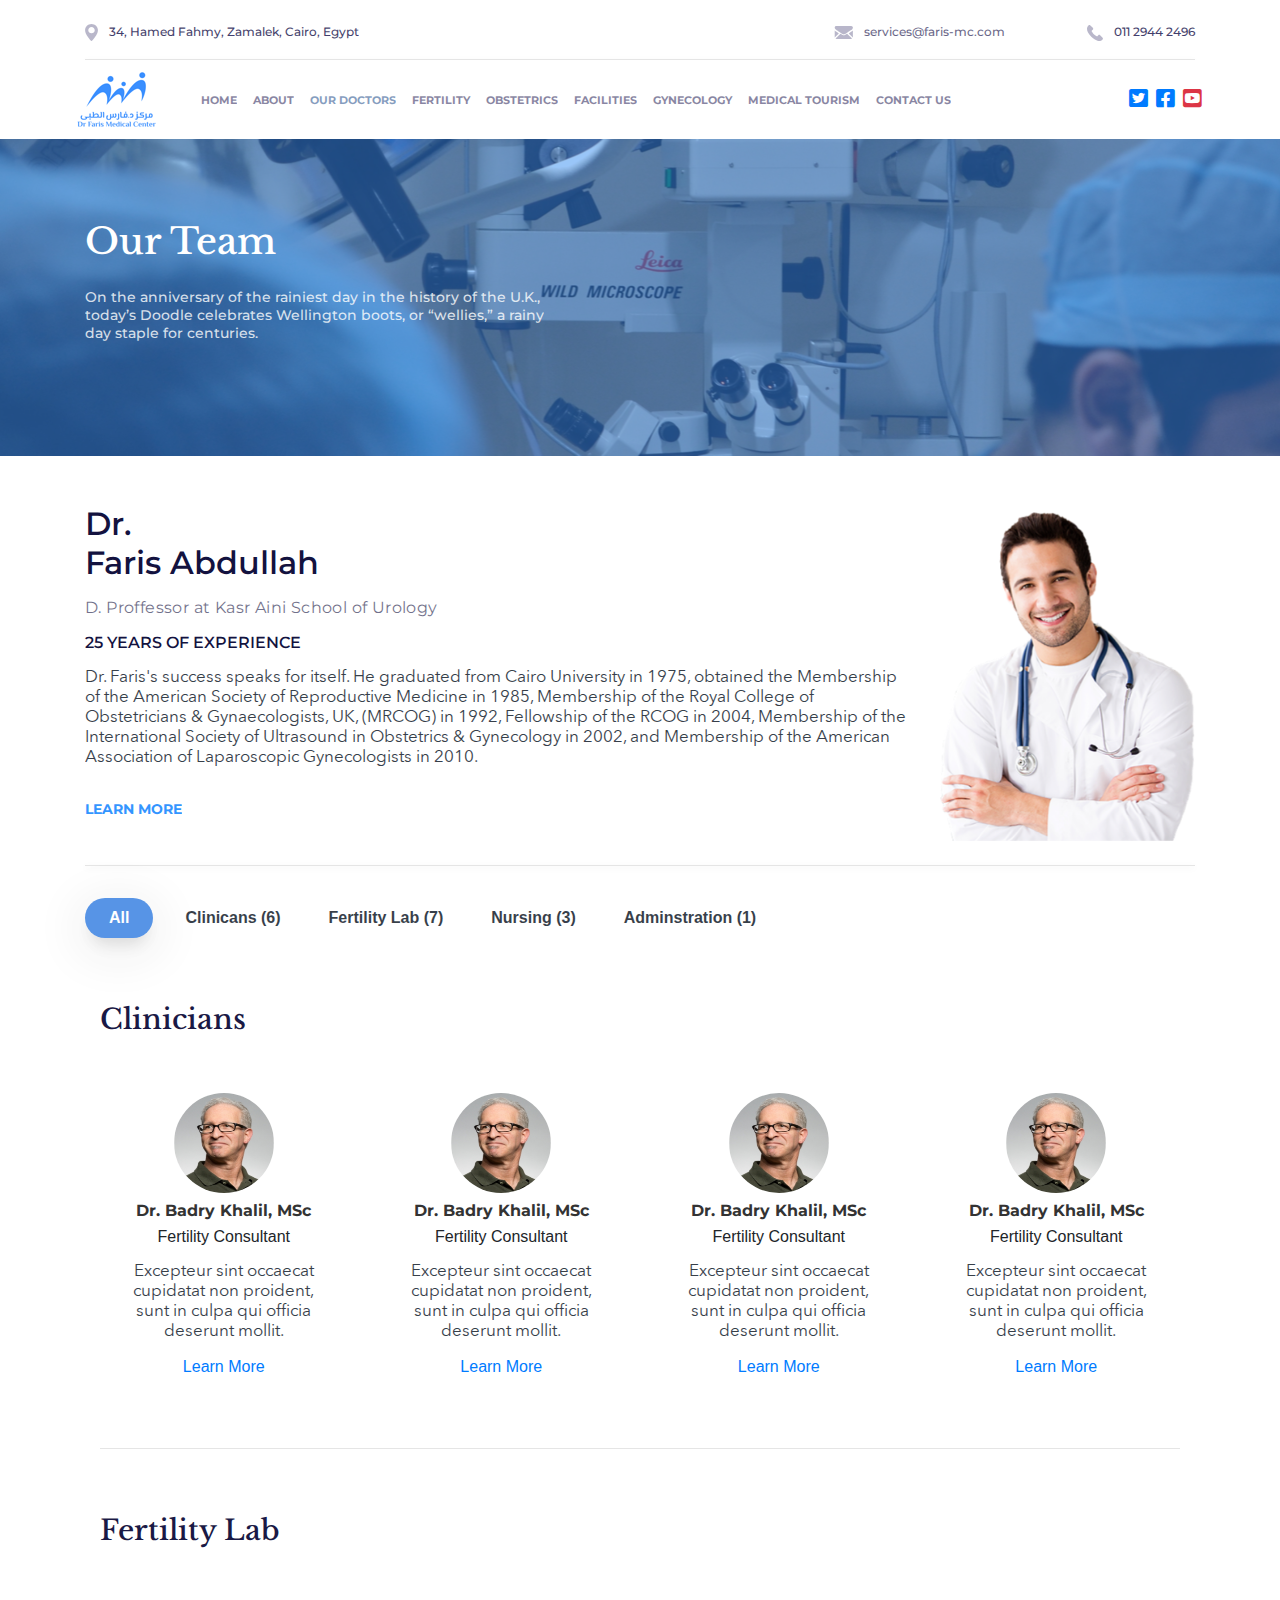
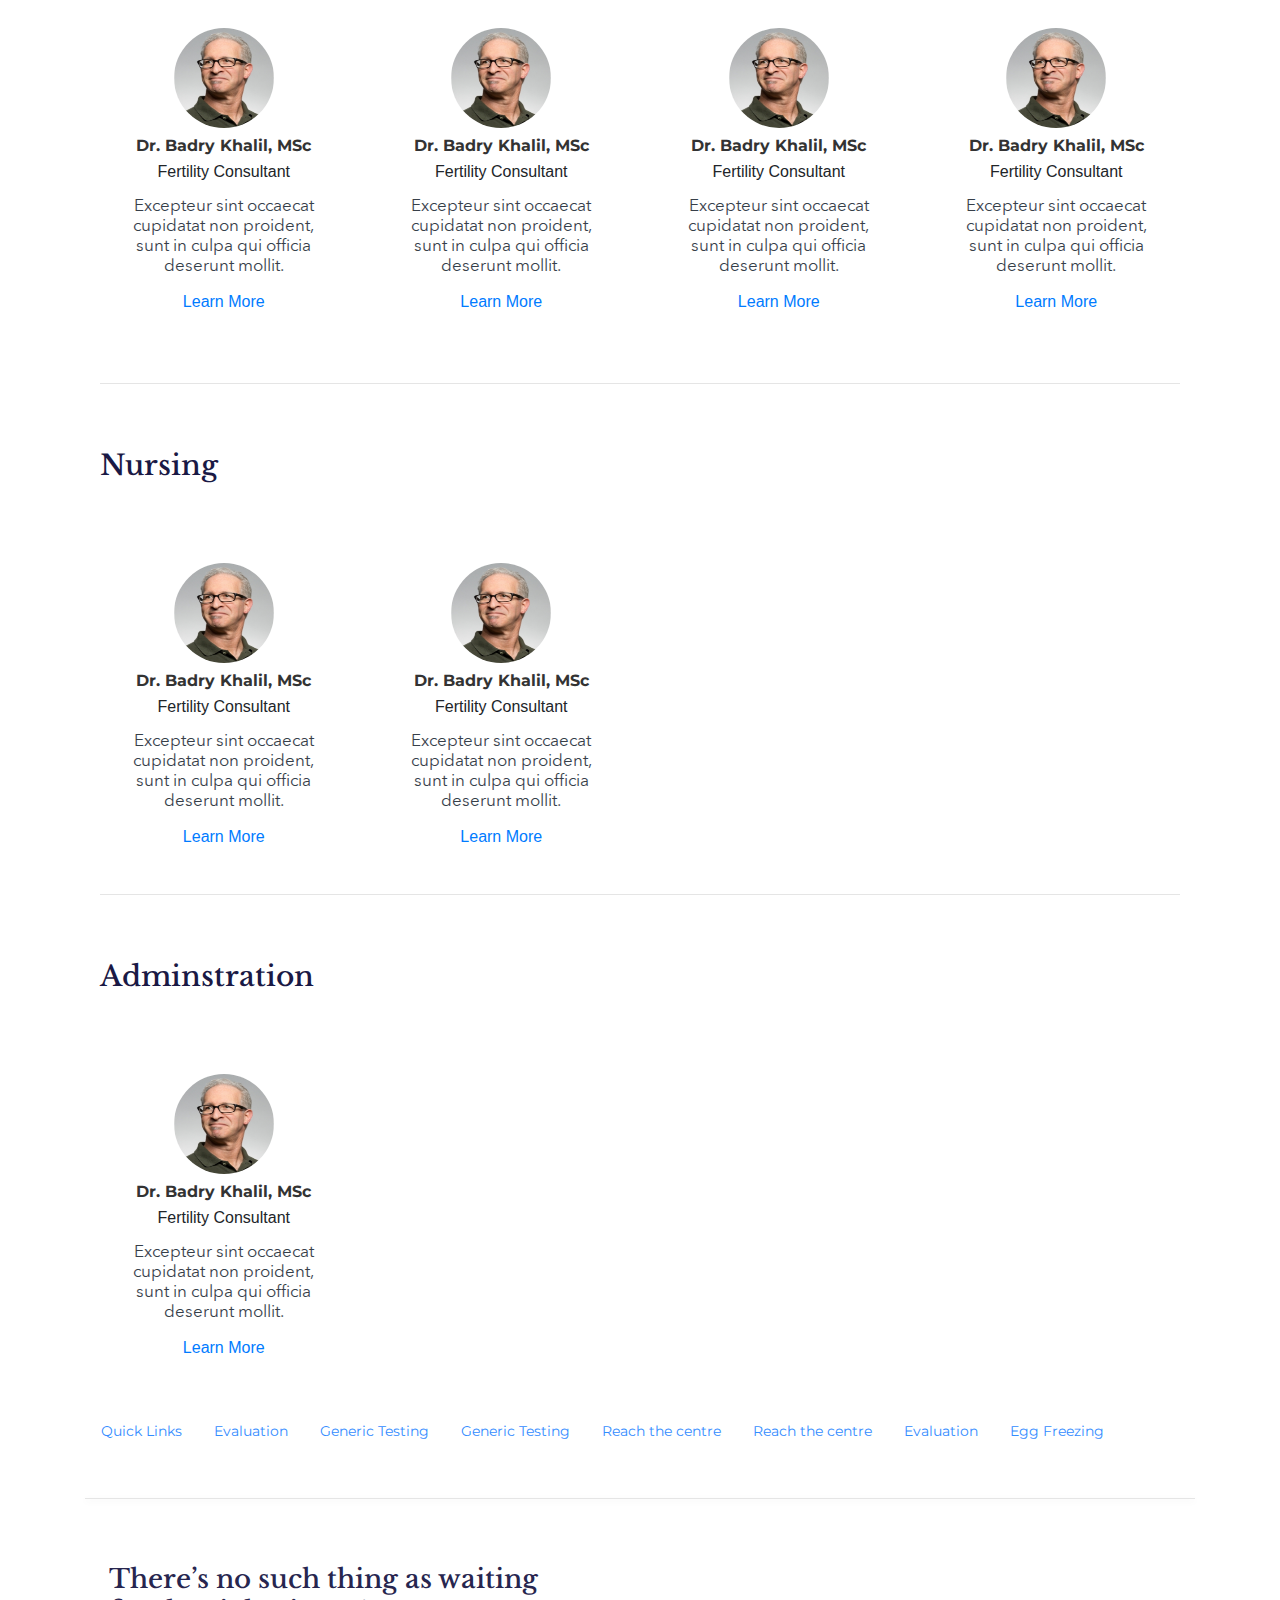
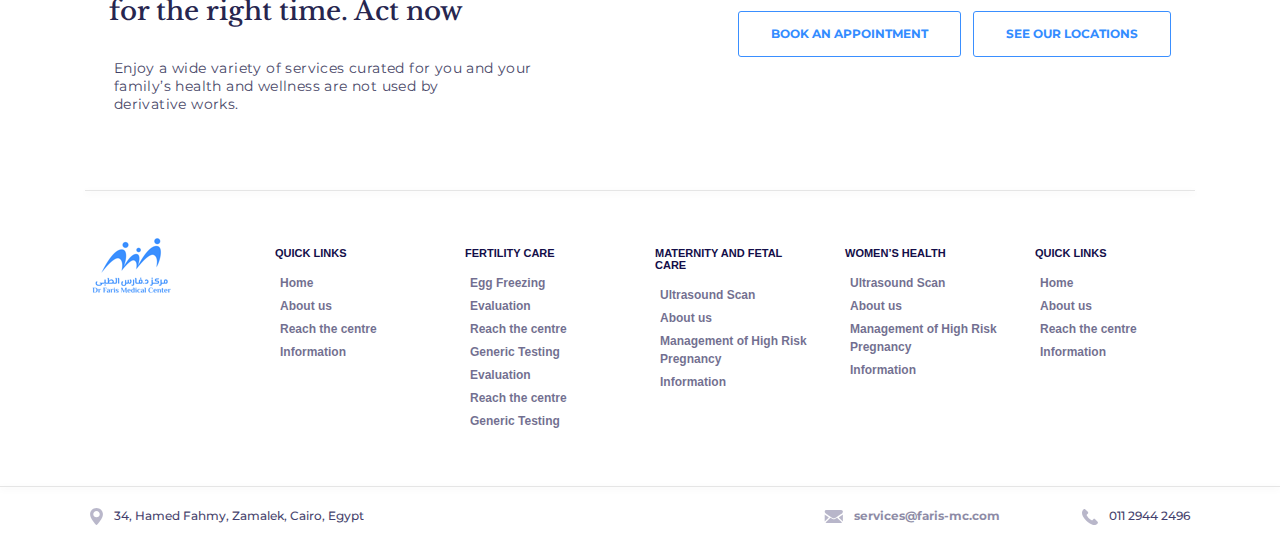
<file: team.html>
<!DOCTYPE html>
<html lang="en">

<head>
    <meta charset="UTF-8">
    <meta name="viewport" content="width=device-width, initial-scale=1.0">
    <meta http-equiv="X-UA-Compatible" content="ie=edge">
    <link rel="stylesheet" href="https://cdnjs.cloudflare.com/ajax/libs/twitter-bootstrap/4.3.1/css/bootstrap.min.css">
    <link rel="stylesheet" href="https://cdnjs.cloudflare.com/ajax/libs/font-awesome/5.11.2/css/all.min.css">
    <link href="https://fonts.googleapis.com/css?family=Montserrat:400,700,800,900&display=swap" rel="stylesheet">
    <link href="https://fonts.googleapis.com/css2?family=Libre+Baskerville&display=swap" rel="stylesheet">
    <link href="https://fonts.googleapis.com/css?family=Cairo:400,700&display=swap" rel="stylesheet">
    <link rel="icon" href="images/logo.png">
    <link rel="stylesheet" href="css/style.css">
    <!-- <link rel="stylesheet" href="css/styleAr.css"> -->
    <title> Our Team </title>
</head>

<body>

    <!-- Header -->
    <header class="pt-4">
        <div class="container firstHead">
            <div class="row">
                <div class="col-lg-6 col-md-5 col-sm-5 col-12">
                    <p class="textHeader"><img class="pr-2" src="images/map.svg"> 34, Hamed Fahmy, Zamalek, Cairo, Egypt
                    </p>
                </div>
                <div class="col-md-4 col-sm-4 col-7">
                    <p class="textHeader textMedia"><img class="pr-2" src="images/mail.svg"><a
                            href="mailto:services@faris-mc.com"> services@faris-mc.com </a></p>
                </div>
                <div class="col-lg-2 col-md-3 col-sm-3 col-5">
                    <p class="textHeader textMedia"><img class="pr-2" src="images/call.svg"> 011 2944 2496</p>
                </div>
            </div>
            <hr class="hr">
        </div>
    </header>

    <!-- Navbar -->
    <div class="container-fluid mt-0 bg-white" id="navbar">
        <nav class="navbar container navbar-expand-lg bg-white navbar-light bg-light p-0">
            <a class="navbar-brand" href="index.html"><img src="images/logo.png" alt="Dr Faris"></a>
            <button class="navbar-toggler" type="button" data-toggle="collapse" data-target="#navbarSupportedContent"
                aria-controls="navbarSupportedContent" aria-expanded="false" aria-label="Toggle navigation">
                <span class="navbar-toggler-icon"></span>
            </button>

            <div class="collapse navbar-collapse" id="navbarSupportedContent">
                <ul class="navbar-nav mr-auto">
                    <li class="nav-item">
                        <a class="nav-link" href="index.html"> HOME </a>
                    </li>
                    <li class="nav-item">
                        <a class="nav-link" href="aboutUs.html">ABOUT</a>
                    </li>
                    <li class="nav-item active">
                        <a class="nav-link" href="team.html">OUR DOCTORS </a>
                    </li>
                    <li class="nav-item">
                        <a class="nav-link" href="fertility.html">FERTILITY</a>
                    </li>
                    <li class="nav-item">
                        <a class="nav-link" href="obstetrics.html">OBSTETRICS</a>
                    </li>
                    <li class="nav-item">
                        <a class="nav-link" href="facilities.html">FACILITIES</a>
                    </li>
                    <!-- <li class="nav-item">
                        <a class="nav-link" href="#">WOMEN’S HEALTH</a>
                    </li> -->
                    <li class="nav-item">
                        <a class="nav-link" href="gynecology.html">GYNECOLOGY</a>
                    </li>
                    <li class="nav-item">
                        <a class="nav-link" href="medicalTourism.html">MEDICAL TOURISM</a>
                    </li>
                    <li class="nav-item">
                        <a class="nav-link" href="contactUs.html">CONTACT US</a>
                    </li>
                </ul>
                <ul class="navbar-nav ml-auto pr-2">
                    <li class="form-inline pt-3 pb-3">
                        <a href="#" class="pr-2 social_1"><i class="fab fa-twitter-square fa-lg text-primary"></i></a>
                        <a href="#" class="pr-2 social_2"><i class="fab fa-facebook-square fa-lg"></i></a>
                        <a href="#" class="social_1"><i class="fab fa-youtube-square fa-lg text-danger"></i></a>
                    </li>
                </ul>
            </div>
        </nav>
    </div>

    <!-- section two babys -->
    <div class="hero">
        <div class="container">
            <div class="contentSection">
                <h1>Our Team</h1>
                <h4 class="pt-3">
                    On the anniversary of the rainiest day in the history of the U.K.,<br> 
                    today’s Doodle celebrates Wellington boots, or “wellies,” a rainy <br>
                    day staple for centuries.
                </h4>
            </div>
        </div>
    </div>

    <!-- Info About Dr Faris -->
    <div class="container teamDr pt-5 pb-3">
        <div class="row">
            <div class="col-md-9">
                <h2 class="txtTeam">Dr.<br>Faris Abdullah</h2>
                <p class="textPage2 pt-2">D. Proffessor at Kasr Aini School of Urology</p>
                <h6 class="txtTeam">25 YEARS OF EXPERIENCE</h6>
                <p class="ptext py-2">
                    Dr. Faris's success speaks for itself. He graduated from Cairo University in 1975, obtained the Membership of the American Society of Reproductive Medicine in 1985, Membership of the Royal College of Obstetricians & Gynaecologists, UK, (MRCOG) in 1992, Fellowship of the RCOG in 2004, Membership of the International Society of Ultrasound in Obstetrics & Gynecology in 2002, and Membership of the American Association of Laparoscopic Gynecologists in 2010.
                </p>
                <p class="textPageSmall pt-2"><a href="#" class="font-weight-bold"> LEARN MORE </a></p>
            </div>
            <div class="col-md-3">
                <img src="images/DrFaris.png" alt="Dr Faris" class="img-fluid mx-auto d-block py-2">
            </div>
        </div><hr class="hr2 p-0">
    </div>
    
    <!-- Team -->
    <div class="container team">
        <ul class="nav nav-pills mb-3" id="pills-tab" role="tablist">
            <li class="nav-item">
                <a class="nav-link px-4 active" id="pills-all-tab" data-toggle="pill" href="#pills-all" role="tab" aria-controls="pills-all" aria-selected="true">All</a>
            </li>
            <li class="nav-item">
                <a class="nav-link" id="pills-Clinicans-tab" data-toggle="pill" href="#pills-Clinicans" role="tab" aria-controls="pills-Clinicans" aria-selected="false">Clinicans (6)</a>
            </li>
            <li class="nav-item">
                <a class="nav-link" id="pills-Fertility-tab" data-toggle="pill" href="#pills-Fertility" role="tab" aria-controls="pills-Fertility" aria-selected="false">Fertility Lab (7)</a>
            </li>
            <li class="nav-item">
                <a class="nav-link" id="pills-Nursing-tab" data-toggle="pill" href="#pills-Nursing" role="tab" aria-controls="pills-Nursing" aria-selected="false">Nursing (3)</a>
            </li>
            <li class="nav-item">
                <a class="nav-link" id="pills-Adminstration-tab" data-toggle="pill" href="#pills-Adminstration" role="tab" aria-controls="pills-Adminstration" aria-selected="false">Adminstration (1)</a>
            </li>
        </ul>
        <div class="tab-content" id="pills-tabContent">
            <div class="tab-pane container pt-5 fade show active" id="pills-all" role="tabpanel" aria-labelledby="pills-all-tab">
                <h3 class="txtLibre colorB">Clinicians</h3>
                <div class="row py-4">
                    <div class="col-lg-3 col-md-4 col-sm-6 col-12 pt-2">
                        <div class="willHover">
                            <img src="images/drKhaled.png" class="img-fluid imgCircle mx-auto d-block" alt="DOCTORS">
                            <h6 class="pt-2 hTeam text-center">Dr. Badry Khalil, MSc</h6>
                            <p class="text-center">Fertility Consultant</p>
                            <p class="text-center ptext">Excepteur sint occaecat cupidatat non proident, sunt in culpa qui officia deserunt mollit.</p>
                            <p class="text-center"><a href="#" data-toggle="modal" data-target="#teamMember">Learn More</a></p>
                        </div>
                    </div>
                    <div class="col-lg-3 col-md-4 col-sm-6 col-12 pt-2">
                        <div class="willHover">
                            <img src="images/drKhaled.png" class="img-fluid imgCircle mx-auto d-block" alt="DOCTORS">
                            <h6 class="pt-2 hTeam text-center">Dr. Badry Khalil, MSc</h6>
                            <p class="text-center">Fertility Consultant</p>
                            <p class="text-center ptext">Excepteur sint occaecat cupidatat non proident, sunt in culpa qui officia deserunt mollit.</p>
                            <p class="text-center"><a href="#" data-toggle="modal" data-target="#teamMember">Learn More</a></p>
                        </div>
                    </div>
                    <div class="col-lg-3 col-md-4 col-sm-6 col-12 pt-2">
                        <div class="willHover">
                            <img src="images/drKhaled.png" class="img-fluid imgCircle mx-auto d-block" alt="DOCTORS">
                            <h6 class="pt-2 hTeam text-center">Dr. Badry Khalil, MSc</h6>
                            <p class="text-center">Fertility Consultant</p>
                            <p class="text-center ptext">Excepteur sint occaecat cupidatat non proident, sunt in culpa qui officia deserunt mollit.</p>
                            <p class="text-center"><a href="#" data-toggle="modal" data-target="#teamMember">Learn More</a></p>
                        </div>
                    </div>
                    <div class="col-lg-3 col-md-4 col-sm-6 col-12 pt-2">
                        <div class="willHover">
                            <img src="images/drKhaled.png" class="img-fluid imgCircle mx-auto d-block" alt="DOCTORS">
                            <h6 class="pt-2 hTeam text-center">Dr. Badry Khalil, MSc</h6>
                            <p class="text-center">Fertility Consultant</p>
                            <p class="text-center ptext">Excepteur sint occaecat cupidatat non proident, sunt in culpa qui officia deserunt mollit.</p>
                            <p class="text-center"><a href="#" data-toggle="modal" data-target="#teamMember">Learn More</a></p>
                        </div>
                    </div>
                </div><hr>
                <h3 class="txtLibre colorB py-5">Fertility Lab</h3>
                <div class="row pb-4">
                    <div class="col-lg-3 col-md-4 col-sm-6 col-12 pt-2">
                        <div class="willHover">
                            <img src="images/drKhaled.png" class="img-fluid imgCircle mx-auto d-block" alt="DOCTORS">
                            <h6 class="pt-2 hTeam text-center">Dr. Badry Khalil, MSc</h6>
                            <p class="text-center">Fertility Consultant</p>
                            <p class="text-center ptext">Excepteur sint occaecat cupidatat non proident, sunt in culpa qui officia deserunt mollit.</p>
                            <p class="text-center"><a href="#" data-toggle="modal" data-target="#teamMember">Learn More</a></p>
                        </div>
                    </div>
                    <div class="col-lg-3 col-md-4 col-sm-6 col-12 pt-2">
                        <div class="willHover">
                            <img src="images/drKhaled.png" class="img-fluid imgCircle mx-auto d-block" alt="DOCTORS">
                            <h6 class="pt-2 hTeam text-center">Dr. Badry Khalil, MSc</h6>
                            <p class="text-center">Fertility Consultant</p>
                            <p class="text-center ptext">Excepteur sint occaecat cupidatat non proident, sunt in culpa qui officia deserunt mollit.</p>
                            <p class="text-center"><a href="#" data-toggle="modal" data-target="#teamMember">Learn More</a></p>
                        </div>
                    </div>
                    <div class="col-lg-3 col-md-4 col-sm-6 col-12 pt-2">
                        <div class="willHover">
                            <img src="images/drKhaled.png" class="img-fluid imgCircle mx-auto d-block" alt="DOCTORS">
                            <h6 class="pt-2 hTeam text-center">Dr. Badry Khalil, MSc</h6>
                            <p class="text-center">Fertility Consultant</p>
                            <p class="text-center ptext">Excepteur sint occaecat cupidatat non proident, sunt in culpa qui officia deserunt mollit.</p>
                            <p class="text-center"><a href="#" data-toggle="modal" data-target="#teamMember">Learn More</a></p>
                        </div>
                    </div>
                    <div class="col-lg-3 col-md-4 col-sm-6 col-12 pt-2">
                        <div class="willHover">
                            <img src="images/drKhaled.png" class="img-fluid imgCircle mx-auto d-block" alt="DOCTORS">
                            <h6 class="pt-2 hTeam text-center">Dr. Badry Khalil, MSc</h6>
                            <p class="text-center">Fertility Consultant</p>
                            <p class="text-center ptext">Excepteur sint occaecat cupidatat non proident, sunt in culpa qui officia deserunt mollit.</p>
                            <p class="text-center"><a href="#" data-toggle="modal" data-target="#teamMember">Learn More</a></p>
                        </div>
                    </div>
                </div><hr>
                <h3 class="txtLibre colorB py-5">Nursing</h3>
                <div class="row">
                    <div class="col-lg-3 col-md-4 col-sm-6 col-12 pt-2">
                        <div class="willHover">
                            <img src="images/drKhaled.png" class="img-fluid imgCircle mx-auto d-block" alt="DOCTORS">
                            <h6 class="pt-2 hTeam text-center">Dr. Badry Khalil, MSc</h6>
                            <p class="text-center">Fertility Consultant</p>
                            <p class="text-center ptext">Excepteur sint occaecat cupidatat non proident, sunt in culpa qui officia deserunt mollit.</p>
                            <p class="text-center"><a href="#" data-toggle="modal" data-target="#teamMember">Learn More</a></p>
                        </div>
                    </div>
                    <div class="col-lg-3 col-md-4 col-sm-6 col-12 pt-2">
                        <div class="willHover">
                            <img src="images/drKhaled.png" class="img-fluid imgCircle mx-auto d-block" alt="DOCTORS">
                            <h6 class="pt-2 hTeam text-center">Dr. Badry Khalil, MSc</h6>
                            <p class="text-center">Fertility Consultant</p>
                            <p class="text-center ptext">Excepteur sint occaecat cupidatat non proident, sunt in culpa qui officia deserunt mollit.</p>
                            <p class="text-center"><a href="#" data-toggle="modal" data-target="#teamMember">Learn More</a></p>
                        </div>
                    </div>
                </div><hr>
                <h3 class="txtLibre colorB py-5">Adminstration</h3>
                <div class="row">
                    <div class="col-lg-3 col-md-4 col-sm-6 col-12 pt-2">
                        <div class="willHover">
                            <img src="images/drKhaled.png" class="img-fluid imgCircle mx-auto d-block" alt="DOCTORS">
                            <h6 class="pt-2 hTeam text-center">Dr. Badry Khalil, MSc</h6>
                            <p class="text-center">Fertility Consultant</p>
                            <p class="text-center ptext">Excepteur sint occaecat cupidatat non proident, sunt in culpa qui officia deserunt mollit.</p>
                            <p class="text-center"><a href="#" data-toggle="modal" data-target="#teamMember">Learn More</a></p>
                        </div>
                    </div>
                </div>
            </div>
            <div class="tab-pane pt-5 container fade" id="pills-Clinicans" role="tabpanel" aria-labelledby="pills-Clinicans-tab">
                <h3 class="txtLibre colorB">Clinicians</h3>
                <div class="row py-4">
                    <div class="col-lg-3 col-md-4 col-sm-6 col-12 pt-2">
                        <div class="willHover">
                            <img src="images/drKhaled.png" class="img-fluid imgCircle mx-auto d-block" alt="DOCTORS">
                            <h6 class="pt-2 hTeam text-center">Dr. Badry Khalil, MSc</h6>
                            <p class="text-center">Fertility Consultant</p>
                            <p class="text-center ptext">Excepteur sint occaecat cupidatat non proident, sunt in culpa qui officia deserunt mollit.</p>
                            <p class="text-center"><a href="#" data-toggle="modal" data-target="#teamMember">Learn More</a></p>
                        </div>
                    </div>
                    <div class="col-lg-3 col-md-4 col-sm-6 col-12 pt-2">
                        <div class="willHover">
                            <img src="images/drKhaled.png" class="img-fluid imgCircle mx-auto d-block" alt="DOCTORS">
                            <h6 class="pt-2 hTeam text-center">Dr. Badry Khalil, MSc</h6>
                            <p class="text-center">Fertility Consultant</p>
                            <p class="text-center ptext">Excepteur sint occaecat cupidatat non proident, sunt in culpa qui officia deserunt mollit.</p>
                            <p class="text-center"><a href="#" data-toggle="modal" data-target="#teamMember">Learn More</a></p>
                        </div>
                    </div>
                    <div class="col-lg-3 col-md-4 col-sm-6 col-12 pt-2">
                        <div class="willHover">
                            <img src="images/drKhaled.png" class="img-fluid imgCircle mx-auto d-block" alt="DOCTORS">
                            <h6 class="pt-2 hTeam text-center">Dr. Badry Khalil, MSc</h6>
                            <p class="text-center">Fertility Consultant</p>
                            <p class="text-center ptext">Excepteur sint occaecat cupidatat non proident, sunt in culpa qui officia deserunt mollit.</p>
                            <p class="text-center"><a href="#" data-toggle="modal" data-target="#teamMember">Learn More</a></p>
                        </div>
                    </div>
                    <div class="col-lg-3 col-md-4 col-sm-6 col-12 pt-2">
                        <div class="willHover">
                            <img src="images/drKhaled.png" class="img-fluid imgCircle mx-auto d-block" alt="DOCTORS">
                            <h6 class="pt-2 hTeam text-center">Dr. Badry Khalil, MSc</h6>
                            <p class="text-center">Fertility Consultant</p>
                            <p class="text-center ptext">Excepteur sint occaecat cupidatat non proident, sunt in culpa qui officia deserunt mollit.</p>
                            <p class="text-center"><a href="#" data-toggle="modal" data-target="#teamMember">Learn More</a></p>
                        </div>
                    </div>
                </div><hr>
            </div>
            <div class="tab-pane pt-5 container fade" id="pills-Fertility" role="tabpanel" aria-labelledby="pills-Fertility-tab">
                <h3 class="txtLibre colorB">Fertility Lab</h3>
                <div class="row py-5">
                    <div class="col-lg-3 col-md-4 col-sm-6 col-12 pt-2">
                        <div class="willHover">
                            <img src="images/drKhaled.png" class="img-fluid imgCircle mx-auto d-block" alt="DOCTORS">
                            <h6 class="pt-2 hTeam text-center">Dr. Badry Khalil, MSc</h6>
                            <p class="text-center">Fertility Consultant</p>
                            <p class="text-center ptext">Excepteur sint occaecat cupidatat non proident, sunt in culpa qui officia deserunt mollit.</p>
                            <p class="text-center"><a href="#" data-toggle="modal" data-target="#teamMember">Learn More</a></p>
                        </div>
                    </div>
                    <div class="col-lg-3 col-md-4 col-sm-6 col-12 pt-2">
                        <div class="willHover">
                            <img src="images/drKhaled.png" class="img-fluid imgCircle mx-auto d-block" alt="DOCTORS">
                            <h6 class="pt-2 hTeam text-center">Dr. Badry Khalil, MSc</h6>
                            <p class="text-center">Fertility Consultant</p>
                            <p class="text-center ptext">Excepteur sint occaecat cupidatat non proident, sunt in culpa qui officia deserunt mollit.</p>
                            <p class="text-center"><a href="#" data-toggle="modal" data-target="#teamMember">Learn More</a></p>
                        </div>
                    </div>
                    <div class="col-lg-3 col-md-4 col-sm-6 col-12 pt-2">
                        <div class="willHover">
                            <img src="images/drKhaled.png" class="img-fluid imgCircle mx-auto d-block" alt="DOCTORS">
                            <h6 class="pt-2 hTeam text-center">Dr. Badry Khalil, MSc</h6>
                            <p class="text-center">Fertility Consultant</p>
                            <p class="text-center ptext">Excepteur sint occaecat cupidatat non proident, sunt in culpa qui officia deserunt mollit.</p>
                            <p class="text-center"><a href="#" data-toggle="modal" data-target="#teamMember">Learn More</a></p>
                        </div>
                    </div>
                </div><hr>
            </div>
            <div class="tab-pane pt-5 container fade" id="pills-Nursing" role="tabpanel" aria-labelledby="pills-Nursing-tab">
                <h3 class="txtLibre colorB">Nursing</h3>
                <div class="row py-5">
                    <div class="col-lg-3 col-md-4 col-sm-6 col-12 pt-2">
                        <div class="willHover">
                            <img src="images/drKhaled.png" class="img-fluid imgCircle mx-auto d-block" alt="DOCTORS">
                            <h6 class="pt-2 hTeam text-center">Dr. Badry Khalil, MSc</h6>
                            <p class="text-center">Fertility Consultant</p>
                            <p class="text-center ptext">Excepteur sint occaecat cupidatat non proident, sunt in culpa qui officia deserunt mollit.</p>
                            <p class="text-center"><a href="#" data-toggle="modal" data-target="#teamMember">Learn More</a></p>
                        </div>
                    </div>
                    <div class="col-lg-3 col-md-4 col-sm-6 col-12 pt-2">
                        <div class="willHover">
                            <img src="images/drKhaled.png" class="img-fluid imgCircle mx-auto d-block" alt="DOCTORS">
                            <h6 class="pt-2 hTeam text-center">Dr. Badry Khalil, MSc</h6>
                            <p class="text-center">Fertility Consultant</p>
                            <p class="text-center ptext">Excepteur sint occaecat cupidatat non proident, sunt in culpa qui officia deserunt mollit.</p>
                            <p class="text-center"><a href="#" data-toggle="modal" data-target="#teamMember">Learn More</a></p>
                        </div>
                    </div>
                </div><hr>
            </div>
            <div class="tab-pane pt-5 container fade" id="pills-Adminstration" role="tabpanel" aria-labelledby="pills-Adminstration-tab">
                <h3 class="txtLibre colorB">Adminstration</h3>
                <div class="row py-5">
                    <div class="col-lg-3 col-md-4 col-sm-6 col-12 pt-2">
                        <div class="willHover">
                            <img src="images/drKhaled.png" class="img-fluid imgCircle mx-auto d-block" alt="DOCTORS">
                            <h6 class="pt-2 hTeam text-center">Dr. Badry Khalil, MSc</h6>
                            <p class="text-center">Fertility Consultant</p>
                            <p class="text-center ptext">Excepteur sint occaecat cupidatat non proident, sunt in culpa qui officia deserunt mollit.</p>
                            <p class="text-center"><a href="#" data-toggle="modal" data-target="#teamMember">Learn More</a></p>
                        </div>
                    </div>
                </div><hr>
            </div>
        </div>
    </div>

    <!-- Quick links -->
    <div class="container pt-4">
        <nav class="nav quickLinks">
            <a class="nav-link active" href="#">Quick Links</a>
            <a class="nav-link" href="#">Evaluation</a>
            <a class="nav-link" href="#">Generic Testing </a>
            <a class="nav-link" href="#">Generic Testing </a>
            <a class="nav-link" href="#">Reach the centre</a>
            <a class="nav-link" href="#">Reach the centre</a>
            <a class="nav-link" href="#">Evaluation</a>
            <a class="nav-link" href="#">Egg Freezing</a>
        </nav>
        <hr class="hr2 p-0 mt-5">
    </div>

    <!-- Footer -->
    <div class="footer">
        <div class="jumbotron jumbotronFooterAbout">
            <div class="container">
                <div class="row justify-content-around">
                    <div class="col-sm-5 col-12">
                        <div>
                            <h4>There’s no such thing as waiting for the right time. Act now</h4>
                            <p class="pt-4 textPage">Enjoy a wide variety of services curated for you and your
                                family’s health and wellness are not used by <br> derivative works. </p>
                        </div>
                    </div>
                    <div class="col-sm-6 col-12">
                        <div class="pt-5 fRight">
                            <button class="btn btn-outline-light  mr-2" data-toggle="modal" data-target="#bookAppointment">BOOK AN APPOINTMENT</button>
                            <button class="btn btn-outline-light"> SEE OUR LOCATIONS </button>
                        </div>
                    </div>
                </div>
            </div>
        </div>
        <div>
            <div class="container links pt-2 pb-5">
                <hr class="hr2 p-0">
                <div class="row justify-content-around">
                    <div class="col-lg-2 col-md-3 col-sm-3 col-5">
                        <img src="images/logo.png" class="pt-4">
                    </div>
                    <div class="col-lg-2 col-md-3 col-sm-3 col-6 pt-2">
                        <h6>QUICK LINKS</h6>
                        <p><a href="#"> Home </a></p>
                        <p><a href="#"> About us </a></p>
                        <p><a href="#"> Reach the centre </a></p>
                        <p><a href="#"> Information </a></p>
                    </div>
                    <div class="col-lg-2 col-md-3 col-sm-3 col-5 pt-2">
                        <h6>FERTILITY CARE</h6>
                        <p><a href="#"> Egg Freezing </a></p>
                        <p><a href="#"> Evaluation </a></p>
                        <p><a href="#"> Reach the centre </a></p>
                        <p><a href="#"> Generic Testing </a></p>
                        <p><a href="#"> Evaluation </a></p>
                        <p><a href="#"> Reach the centre </a></p>
                        <p><a href="#"> Generic Testing </a></p>
                    </div>
                    <div class="col-lg-2 col-md-3 col-sm-3 col-6 pt-2">
                        <h6>MATERNITY AND FETAL CARE</h6>
                        <p><a href="#"> Ultrasound Scan </a></p>
                        <p><a href="#"> About us </a></p>
                        <p><a href="#"> Management of High Risk Pregnancy </a></p>
                        <p><a href="#"> Information </a></p>
                    </div>
                    <div class="col-lg-2 col-md-3 col-sm-3 col-5 pt-2">
                        <h6>WOMEN’S HEALTH</h6>
                        <p><a href="#"> Ultrasound Scan </a></p>
                        <p><a href="#"> About us </a></p>
                        <p><a href="#"> Management of High Risk Pregnancy </a></p>
                        <p><a href="#">Information </a></p>
                    </div>
                    <div class="col-lg-2 col-md-3 col-sm-3 col-6 pt-2">
                        <h6>QUICK LINKS</h6>
                        <p><a href="#"> Home </a></p>
                        <p><a href="#"> About us </a></p>
                        <p><a href="#"> Reach the centre </a></p>
                        <p><a href="#"> Information </a></p>
                    </div>
                </div>
            </div>
        </div>
        <hr class="hr2 p-0 mt-1">
        <div class="pb-3">
            <div class="container firstHead">
                <div class="row">
                    <div class="col-lg-6 col-md-5 col-sm-5 col-12">
                        <p class="textHeader"><img class="pr-2" src="images/map.svg"> 34, Hamed Fahmy, Zamalek, Cairo, Egypt
                        </p>
                    </div>
                    <div class="col-md-4 col-sm-4 col-7">
                        <p class="textHeader textMedia"><img class="pr-2" src="images/mail.svg"><a
                                href="mailto:services@faris-mc.com"> services@faris-mc.com </a></p>
                    </div>
                    <div class="col-lg-2 col-md-3 col-sm-3 col-5">
                        <p class="textHeader textMedia"><img class="pr-2" src="images/call.svg"> 011 2944 2496</p>
                    </div>
                </div>
            </div>
        </div>
    </div>

    <!-- Modal Team members -->
    <div class="modal fade" id="bookAppointment" tabindex="-1" role="dialog" aria-labelledby="exampleModalLabel" aria-hidden="true">
        <div class="modal-dialog modal-lg" role="document">
            <div class="modal-content p-2">
                <div class="modal-header pb-0 border-bottom-0">
                    <h6 class="text-primary txtMons">RESERVE</h6>
                    <button type="button" class="close" data-dismiss="modal" aria-label="Close">
                        <span aria-hidden="true">&times;</span>
                    </button>
                </div>
                <div class="modal-body pt-3">
                    <h4 class="colorB txtLibre">Book an Appointment</h4>
                    <p class="pMe">Easily and comfortably book a seat from the comfort of your home and one of our agents will be in touch with you shortly</p>
                    <div class="pt-3">
                        <form class="form">
                            <div class="row">
                                <div class="col-md-6">
                                    <div class="form-group">
                                        <label for="name" class="pMe">NAME</label>
                                        <input type="text" id="name" class="form-control">
                                    </div>
                                </div>
                                <div class="col-md-6">
                                    <div class="form-group">
                                        <label for="phone" class="pMe">PHONE NUMBER</label>
                                        <input type="tel" id="phone" class="form-control">
                                    </div>
                                </div>
                            </div>
                            <div class="form-group">
                                <label class="pMe"> SELECT INQUIRY</label>
                                <select class="form-control form-control">
                                <option>I’m pregnant and I need follow-up</option>
                                <option>I’m pregnant and I need follow-up</option>
                                <option>I’m pregnant and I need follow-up</option>
                                </select>
                            </div>
                            <div class="row">
                                <div class="col-md-6">
                                    <button class="btn btnBook btn-block my-1">SEND</button>
                                </div>
                            </div>
                        </form>
                    </div>
                </div>
            </div>
        </div>
    </div>

    <!-- Modal -->
    <div class="modal fade" id="teamMember" tabindex="-1" role="dialog" aria-labelledby="teamMember" aria-hidden="true">
        <div class="modal-dialog modal-lg" role="document">
            <div class="modal-content p-2">
                <div class="modal-header pb-0 border-bottom-0">
                    <button type="button" class="close" data-dismiss="modal" aria-label="Close">
                        <span aria-hidden="true">&times;</span>
                    </button>
                </div>
                <div class="modal-body pt-3">
                    <div class="row">
                        <div class="col-md-4 pt-2">
                            <img src="images/drKhaled.png" class="img-fluid">
                        </div>
                        <div class="col-md-8 pt-2">
                            <h4 class="colorB txtLibre">Dr. Khalid Al-Sebai, MSc</h4>
                            <h6 class="txtLibre">7. Text / D1 / 2. Center</h6>
                            <ul class="list-group list-group-horizontal">
                                <li class="list-group-item border-0 pl-0">Recurrent Pregnancy Loss</li>
                                <li class="list-group-item border-0">Egg Freezing</li>
                                <li class="list-group-item border-0">Direct Ovulation Injection</li>
                            </ul>
                            <p class="textPageNos">
                                Sometimes, it's not actually the case that you're not conceiving but, rather, you keep conceiving and losing the pregnancy before you even find out that you're pregnant. This is a condition called Recurrent Pregnan.. Loss (RPL) and could be caused by a number of factors. It requires a thorough workup to find its causes and remedy them.
                            </p>
                            <p class="textPageNos">
                                Wael graduated with a BSc in biological chemistry ,a diploma in analytical biochemistry from Menoufeya University , an international master's degree in biotechnologies and bioengineering in IVF, and a master's degree from Messina University in Italy.
                            </p>
                        </div>
                    </div>
                </div>
            </div>
        </div>
    </div>

    <script src="https://cdnjs.cloudflare.com/ajax/libs/jquery/3.4.1/jquery.min.js"></script>
    <script src="https://cdnjs.cloudflare.com/ajax/libs/popper.js/1.15.0/umd/popper.min.js"></script>
    <script src="https://cdnjs.cloudflare.com/ajax/libs/twitter-bootstrap/4.3.1/js/bootstrap.min.js"></script>
    <script src="js/file.js"></script>
    <script>
        $(".accordion h5>.fa-angle-down, .accordion h5>.fa-angle-up").on("click", function () {
            if ($(this).hasClass("fa-angle-down")) {
                $(this).removeClass("fa-angle-down").addClass("fa-angle-up")
            } else $(this).removeClass("fa-angle-up").addClass("fa-angle-down")
        })
        window.onscroll = function() {myFunction()};

        var navbar = document.getElementById("navbar");
        var sticky = navbar.offsetTop;

        function myFunction() {
        if (window.pageYOffset >= sticky) {
            navbar.classList.add("sticky")
        } else {
            navbar.classList.remove("sticky");
        }
        }
    </script>
</body>

</html>
</file>
<file: css/style.css>
@font-face {
    font-family: 'Avenir Next';
    src: url("http://www.yoursite.com/fonts/Avenir_Next.otf"); /* File to be stored at your site */
}
@font-face {
    font-family: "AvenirNext";
    font-weight: normal;
    src: url('../fonts/AvenirNextLTPro-MediumCn.otf');
    src: local("AvenirNext"), url("../fonts/fonts/fonts/AvenirNextLTPro-MediumCn.otf") format("otf") ,url("../fonts/AvenirNextLTPro-Regular.otf");
}
@font-face {
    font-family: "AvenirNextBold";
    font-weight: bold;
    src: url('../fonts/AvenirNextLTPro-MediumCn.otf');
    src: local("AvenirNextBold"), url("../fonts/fonts/fonts/AvenirNextLTPro-MediumCn.otf") format("otf") ,url("../fonts/AvenirNextLTPro-MediumCn.otf");
}
/* ==================================== Header ==================================== */
h1,
h2,
h3,
h4,
h5,
h6,
p{
    font-stretch: normal;
    font-style: normal;
    line-height: normal;
    letter-spacing: normal;
}
.txtMons{
    font-family: Montserrat;
}
.txtLibre{
    font-family: 'Libre Baskerville', serif;
}
.textHeader,.textHeader a{
    font-size: 12px;
    color: #130e49;
    font-family: Montserrat;
    opacity: 0.8;
    font-weight: 500;
}
.txtTeam{
    color: #13123f;
    font-family: Montserrat;
    font-weight: 550;
}
#navbar{
    box-shadow: 0 8px 39px 7px rgba(255, 255, 255, 0.07), 0 10px 13px -6px rgba(0, 0, 0, 0.15);
}
.colorB{
    color: #1a1945;
}
.navbar-nav li.active a,.navbar-nav li.active a{
    color: #0b3e81 !important;
    font-weight: 900;
    font-family: Montserrat;
}
.social_1,.social_2,.social_3{
    font-size: 16px !important;
}

.social_1:hover,.social_2:hover,.social_3:hover{
    opacity: 0.8;
}

.textHeader:hover,.textHeader a:hover{
    opacity: 1;
    cursor: pointer;
}
.hr{
    box-shadow: 0 2px 6px 0 rgba(0, 0, 0, 0.1);
    margin-top: 2px;
    margin-bottom: 0px;
}
.hr2{
    box-shadow: 0 2px 6px 0 rgba(0, 0, 0, 0.1);
}
.tabFil{
    box-shadow: 0 2px 6px 0 rgba(0, 0, 0, 0.1);
}
.tabLink .nav-link{
    color: #13123f;
    font-family: 'Libre Baskerville', serif;
}
.tabLink .nav-link.active{
    color: #13123f;
    font-weight: bold;
}
.rwFilter h6{
    font-weight: bold;
    font-size: 13px;
}
.textMedia{
    text-align: right;
}
.media .fa{
    color: gray;
}

.navbar-collapse{
    padding-left: 0.8rem;
}
.navbar .nav-item .nav-link{
    font-size: 11px;
    color: #130e49;
    opacity: 0.5;
    font-family: Montserrat;
    font-weight: bold;
}
.introduction h2{
    color: #13123f;
    font-size: 32px;
    font-family: Baskervville;
}
.introduction h5{
    color:#338cff;
    font-size: 12px;
}
.introduction h6{
    color: rgba(87, 76, 87, 0.667);
    font-size: 16px;
    font-weight: 500;
    font-family: Montserrat;
}
.btnBook{
    background-color: #338cff;
    color: white;
    font-size: 11px;
    font-weight: 600;
    border-radius: 3px;
    font-family: Montserrat;
}
.btnBook:hover{
    border: 1px solid #130e49;
    background-color: white;
    color: #130e49;
}
.form .btnBook{
    padding: 0.75rem;
}
.media p{
    font-size: 12px;
    font-family: Montserrat;
    color: #13123f;
    opacity: 0.5;
}
.willHover{
    padding: 1rem;
}
.willHover:hover{
    cursor: pointer;
    box-shadow: 0 8px 38px 7px rgba(0, 0, 0, 0.07), 0 9px 12px -5px rgba(0, 0, 0, 0.15);
}
.list-group .list-group-item{
    color: #125ec4;
    font-size: 13px;
}
@media screen and (min-width:800px){

    .card1{
        border-left: 0;
    }
    .card2{
        border-right: 0;
    }
}
.fertility h2{
    font-size: 33px;
    color: #13123f;
    font-weight: 500;
    line-height: 1.43;
    font-family: 'Libre Baskerville', serif;
}
.textPage{
    font-size: 14px;
    letter-spacing: 0.4px;
    opacity: 0.6;
    font-family: Montserrat;
    color: #13123f;
}
.txtH{
    color: #13123f;
    font-family: Montserrat;
}
.textPage2{
    font-size: 16px;
    letter-spacing: 0.4px;
    opacity: 0.6;
    font-family: Montserrat;
    color: #13123f;
}
.textPageSmall{
    font-size: 14px;
    /* letter-spacing: 0.4px; */
    opacity: 0.8;
    font-family: Montserrat;
    color: #13123f;
}
.textPageNos{
    font-size: 12px;
    /* letter-spacing: 0.4px; */
    opacity: 0.8;
    font-family: Montserrat;
    color: #13123f;
}
.txtMed{
    font-size: 13px;
    /* letter-spacing: 0.4px; */
    opacity: 0.8;
    font-family: Montserrat;
    color: #13123f;
}

.vl {
    margin-top: 15px;
    display: flex;
    margin-left: 30px;
    margin-bottom: 30px;
    justify-content: center;
    border-left: 1px solid rgb(207, 196, 196);
    height: 70%;
    min-height: 70%;
}
.btn-outline-light{
    font-size: 12px;
    font-weight: bold;
    font-family: Montserrat;
    border: solid 1.4px #ffffff;
    border-radius: 3px;
    padding: 0.8rem 1rem;
}
.btn-outline-light:hover{
    color: #338cff;
    background-color: #ffffff
}
.card:hover {
    background-color: #eee;
    cursor: pointer;
    /* color: white; */
}
.card{
    border-radius: 6px;
}
.card-title{
    font-family: Montserrat;
    font-weight: 500;
    font-size: 12px;
    color: #13123f;
}
.jumbotron{
    background-color: #338cff;
}
.jumbotron h4{
    font-family: 'Libre Baskerville', serif;
    font-size: 26px;
}
.jumbotron p{
    font-family: Montserrat;
    opacity: 0.8;
}
.contentText h4{
    font-family: 'Libre Baskerville', serif;
    font-size: 18px;
    font-weight: bold;
    line-height: 2.86;
    text-align: center;
    color: #13123f;
}
.footer h6{
    font-size: 11px;
    padding-top: 2rem;
    padding-bottom: 6px;
    font-weight: bold;
    color: #130e49;
}
.footer p {
    margin: 5px;
}
.footer p a{
    font-size: 12px;
    opacity: 0.6;
    font-weight: bold;
    color: #130e49;
}
.imgWidth{
    position: absolute;
    left: -145px;
    max-height: 462px;
    overflow: hidden;
    top: -18px;
    width: 122.5%;
    right: 0;
    z-index: -1;
    overflow: hidden;
}

.nav-pills .nav-link.active, .nav-pills .show>.nav-link{
    border-radius: 4px;
    box-shadow: 0 10px 49px 9px rgba(0, 0, 0, 0.07), 0 12px 16px -7px rgba(0, 0, 0, 0.15);
    background-color: #ffffff;
}
.team .nav-pills .nav-link, .nav-pills .show>.nav-link{
    color: #06101c;
    font-weight: bold;
    opacity: 0.8;
}
.team .nav-pills .nav-link.active, .nav-pills .show>.nav-link{
    background-color: #2e7ae0;
    border-radius: 25px;
    color: white;
}
.team .nav-pills .nav-item{
    padding-right: 1rem;
}
.slideSection{  
    padding: 6%;
}
.carousel-inner img {
    margin-left: 5px;
    width: 320px;
    height: 240px;
  
}
.secHide h2{
    font-family: 'Libre Baskerville', serif;
    font-size: 24px;
    line-height: 1.37;
    color: #13123f;
}
.secHide h3{
    padding-top: 1rem;
    font-family: Mermaid;
    font-size: 19.2px;
    font-weight: bold;
    color: #13123f;
}
.secHide h4{
    font-family: Helvetica;
    font-size: 16px;
    color: #838383;
}
.carousel-indicators{
    display: flex;
    justify-content: left;
    /* left: -8%; */
    /* z-index: 15; */
    right: unset;
    z-index: 0;
    top: 17rem;
    float: left;
}
.carousel-indicators li{
    width: 14px;
    height: 14px;
    background-color: #21204b;
    border-radius: 50%;
}
.fRight{
    float: right;
}
@media screen and (max-width: 900px) {
    .slideSection{
        display: none;
    }
    .fRight{float: none;}
    .secHide{
      display: none;
    }
    .carousel-image{
      margin-left: auto;
      margin-right: auto;
      display: block;
    }
    .firstHead{
        padding-left: 1.2rem;
    }
    .fRight .btn-outline-light{
        width: 100%;
        margin-top: 0.5rem;
    }
}
/* ============================================================================================ */
.secondPage{
    bottom: -120px;
}
@media screen and (min-width:900px){
    .jumbotronAbout{
        height: 330px;
    }
    .jumbotronAboutUs{
        height: 300px;
    }
    .secondPage .card{
        width: 235px;
    }
    .secondPage .cardDr{
        width: 100%;
        height: 250px !important;
    }
}
.secondPage .card{
    margin: 0.5rem;
    height: 317px;
    padding: 1rem;
    border-radius: 5.5px;
    box-shadow: 0 8px 38px 7px rgba(0, 0, 0, 0.07), 0 9px 12px -5px rgba(0, 0, 0, 0.15);
    background-color: #ffffff;
}
.secondPage .card:hover{
    background-color: #eee;
}
.secondPage .cardDr{
    margin-top: 3rem;
     /* overflow: auto; */
}
.secondPage .card .card-body{
    padding:0.5rem
}
.secondPage .card h5{
    font-family: Montserrat;
    font-size: 15px;
    font-weight: 600;
    text-align: center;
    color: #13123f;
}
.secondPage .card p{
    font-family: AvenirNext;
    font-size: 13.7px;
    font-weight: 500;
    text-align: center;
    color: #60607e;
}
.secondPage .card p a{
    color: #101e8b;
    font-family: "Montserrat";
    font-size: 12px;
    opacity: 1;
    font-weight: bold;
}
.jumbotron h3{
    font-family: 'Libre Baskerville', serif;
    font-size: 32px;
    font-weight: bold;
    line-height: 1.43;
    letter-spacing: 0.08rem;
    color: #ffffff;
}
.jumbotron h6{
    font-family: Montserrat;
    font-size: 14px;
    opacity: 1;
    font-weight: 600;
    color: #ffffff;
}
.treat{
    font-family: 'Libre Baskerville', serif;
    color: #13123f;
    font-size: 34px;
    padding-left: 1rem;
}
.textTreat{
    color: #13123f;
    opacity: 0.5;  
    padding-left: 1rem; 
    font-size: 14px;
    font-family: Montserrat;
}
.jumbotronFooterAbout{
    background-color: white;
    padding: 3rem 2rem 1rem 2rem;
}
.jumbotronFooterAbout .btn-outline-light{
    font-size: 12px;
    font-weight: bold;
    color: #338cff;
    background-color: #ffffff;
    font-family: Montserrat;
    border: solid 1.4px #3a8fff;
    border-radius: 3px;
    padding: 0.8rem 2rem;
}
.jumbotronFooterAbout .btn-outline-light:hover{
    color: white;
    background-color: #3a8fff;
}
.jumbotronFooterAbout h4{
    color: #27264f;
    font-family: 'Libre Baskerville', serif;
}
.quickLinks a{
    font-family: Montserrat;
    font-size: 14px;
    color: #338cff;
}
@media screen and (min-width:1000px){
    .quickLinks a{
        padding-right: 1rem;
    }
}
.box{
    padding: 0.8rem;
    height: 129px;
}
.box h5{
    font-size: 14px;
    color: #13123f;
    font-weight: 500;
    line-height: 20px;
    letter-spacing: 0.06rem;
}
.box a{
    font-size: 12.3px;
    color: #333259;
    /* font-weight: bold; */
    letter-spacing: 0.05rem;
    font-family: "AvenirNextBold";
}
.textBox{
    font-size: 11.2px;
    color: #13123f;
    opacity: 0.5;
}
.box:hover{
    box-shadow: 0 8px 39px 7px rgba(0, 0, 0, 0.07), 0 10px 13px -6px rgba(0, 0, 0, 0.15);
    cursor: pointer;
}
.weeks .nav-pills .nav-item{
    background-color: white;
    border-radius: 25px;
    width: 50px;
    height: 50px;
    margin-right: 1rem;
    box-shadow: 0 8px 39px 7px rgba(0, 0, 0, 0.07), 0 10px 13px -6px rgba(0, 0, 0, 0.15);
}
.weeks .nav-pills .nav-item .nav-link{
    color: black;
    justify-content: center;
    display: flex;
    font-weight: bold;
    padding-top: 0.8rem;
}
.weeks .nav-pills .nav-item .nav-link.active{
    color: white;
    width: 50px;
    height: 50px;
    background-color: #3a8fff;
    border-radius: 25px;
}
/* ======================================================================================= */
.hero {
    width: 100%;
    height: 317px;
    background: url(../images/gynecology.png) top center;
    background-size: cover;
    position: relative;
}
.heroF{
    width: 100%;
    height: 317px;
    background: url(../images/fertility.png) top center;
    background-size: cover;
    position: relative;
}
.obstetrics{
    width: 100%;
    height: 317px;
    background: url(../images/obstrics.png) top center;
    background-size: cover;
    position: relative;
}
  
.hero:before ,.heroF:before ,.obstetrics:before {
    position: absolute;
    bottom: 0;
    top: 0;
    left: 0;
    right: 0;
}

.hero .contentSection , .heroF .contentSection ,.obstetrics .contentSection{
    position: absolute;
    bottom: 0;
    top: 5rem;
    /* left: 2rem; */
    /* right: 0; */
}
@media screen and (width:1024px){
    .heroF .contentSection{
        left: 3rem;
    }
    .obstetrics .contentSection{
        left: 3rem;
    }
    .hero .contentSection{
        left: 3rem;
    }
}
@media screen and (width:1440px){
    .hero .contentSection{
        left: 10rem !important;
    }
    .heroF .contentSection{
        left: 10rem !important;
    }
    .obstetrics .contentSection{
        left: 10rem !important;
    }
}
@media screen and (max-width:600px){
    .hero .contentSection{
        left: 1.5rem !important;
    }
    .heroF .contentSection{
        left: 1.5rem !important;
    }
    .obstetrics .contentSection{
        left: 1.5rem !important;
    }
    .secondPage .cardDr{
        height: 560px;
    }
}
.contentSection h2{
    color: #ffffff;
    font-family: 'Libre Baskerville', serif;
    font-size: 22px;
    margin-bottom: 0px;
    opacity: 0.7;
}
.contentSection h1{
    color: white;
    font-family: 'Libre Baskerville', serif;
    font-size: 36px;
}
.contentSection h4{
    opacity: 0.8;
    font-size: 14px;
    color: #ffffff;
    font-family: Montserrat;
}
.treatments h6{
    font-size: 12px;
}
.treatments h2{
    font-family: 'Libre Baskerville', serif;
    color: #13123f;
}
.treatments p,.pMe{
    font-size: 15px;
    font-family: Montserrat;
    color: #13123f;
    opacity: 0.7;
}
.pHead{
    font-family: 'Libre Baskerville', serif;
    font-size: 28px;
    color: #13123f;
}
.ptext{
    color: #06101c;
    opacity: 0.8;
    font-family: "AvenirNext";
    font-size: 17px;
}
.btn-primary{
    border-radius: 3px;
    background-color: #3a8fff;
    font-size: 14px;
    font-weight: bold;
    font-family: Montserrat;
}

.accordion .card-body{
    padding-left: 0px;
}
.accordion .card:hover{
    cursor: auto;
    background: none;
}
.AboutText{
    color: #13123f;
    font-size: 12px;
}
.textSmaller{
    font-size: 11px !important;
}
.textDr{
    font-size: 13px !important;
    color: #0d1e34;
}
.aboutTeam{
    font-family: 'Libre Baskerville', serif;
    font-size: 28px;
    font-weight: bold;
    color: #1a1945;
}
.number{
    opacity: 0.8;
    font-family: 'Libre Baskerville', serif;
    font-size: 40px;
    color: #06041a;
}

.imgCircle{
    width: 100px;
    height: 100px;
    border-radius: 50%;
}
.hTeam{
    color: #333333;
    font-family: Montserrat;
    font-weight: 700;
}
.rate{
    opacity: 0.6;
    font-family: Montserrat;
    font-size: 17.2px;
    font-weight: bold;
    color: #130e49;
}
.flex-wrap img{
    width: 97px;
    height: 97px;
}
.largeNumber{
    font-size: 4.8rem;
    color: #130e49;
    font-weight: bold;
    font-family: Montserrat;
}
@media screen and (max-width:600px){
    .btn-primary{
        display: block;
        width: 100%;
        justify-content: center;
    }
    .accordion h5{
        font-size: 15px;
    }
    .flex-wrap div{
        margin: auto;
        display: flex;
        justify-content: center;
    }
    .largeNumber{
        font-size: 3rem;
    }
}
@media screen and (min-width:1400px){
    .carousel-indicators{
        left: 15%;
        top: 21.5rem;
    }
}
@media screen and (min-width:1000px) and (max-width:1260px){
    .carousel-indicators{
        top: 21.5rem;
    }
}
@media screen and (max-width:700px){
    .textMedia a ,.textMedia{
        text-align: left;
        font-size: 9px;
    }
    .btnBook{
        display: block;
        width: 100%;
    }
    .btn-outline-light{
        width: 100%;
        display: block;
        margin-top: 1rem;
    }
    .footer h6{
        font-size: 9px !important;
    }
    .imgWidth{
        position: relative !important;
        left: 0;
        /* max-height: 462px; */
        overflow: hidden;
        top: 0px;
        width: 125%;
        right: 0;
        z-index: -1;
        overflow: hidden;
    }
}
.swiper-container {
    width: 100%;
    height: 100%;
}
.swiper-slide-active{
    margin-bottom: 60px;
}
  
.swiper-slide {
    text-align: center;
    font-size: 18px;
    background: #fff;

    /* Center slide text vertically */
    display: -webkit-box;
    display: -ms-flexbox;
    display: -webkit-flex;
    display: flex;
    -webkit-box-pack: center;
    -ms-flex-pack: center;
    -webkit-justify-content: center;
    justify-content: center;
    -webkit-box-align: center;
    -ms-flex-align: center;
    -webkit-align-items: center;
    align-items: center;
}
.swiper-slide .card{
    border: 1px solid white;
    box-shadow: 0 2px 6px 0 rgba(0, 0, 0, 0.1);
    transform: scale(0.6);
}
.swiper-slide-next{
    margin-right: 0px;
}
.swiper-slide-next .card{
  transform: scale(0.9);
}
.swiper-slide-next .card h5{
    font-size: 26px;
    font-family: Montserrat;
    color: #13123f;
}
.swiper-container-horizontal>.swiper-pagination-bullets .swiper-pagination-bullet{
    width: 14px;
    height: 14px;
}
.induction:hover,.induction2{
    box-shadow: 0 10px 49px 9px rgba(0, 0, 0, 0.07), 0 12px 16px -7px rgba(0, 0, 0, 0.15);
}
.induction h6{
    color: #13123f;
    font-size: 15px;
}
.txtLink{
    cursor: pointer;
}
.gynecology{
    background: url(../images/RectangleA.png);
    background-repeat: no-repeat;
    background-size: cover;
    min-height: 330px;
}
.bdg{
    border-radius: 25px;
}
.form .form-control{
    height: 2.8rem;
}
.sticky {
    position: fixed;
    top: 0;
    z-index: 1 !important;
}
.swiper-button-next:after, .swiper-button-prev:after,.swiper-button-before:after, .swiper-button-next:after{
    display: none;
}
@media screen and (max-width:900px){
    /* .swiper-container{
        display: none;
    } */
}
@media screen and (min-width:340px) and (max-width:450px){
    .textMedia a, .textMedia {
        text-align: left;
        font-size: 12px;
    }
}
@media screen and (min-width:500px) and (max-width:800px){
    .textHeader, .textHeader a{
        font-size: 11px;
    }
}
@media screen and (min-width:1000px) and (max-width:1200px){
    .secondPage .cardDr{
        padding-bottom: 18rem;
    }
}
@media screen and (max-width:780px){
    .gynecology{
        display: none;
    }
}
/* ========================================================= */
.facility .nav-pills .nav-link.active, .nav-pills .show>.nav-link{
    background-color: white;
    color: #141d5f;
    box-shadow: none;
    font-weight: bold;
    /* font-family: AvenirNext; */
    border-bottom: 4px solid #141d5f;
}
.facility .nav-pills .nav-link{
    padding-right: 1.2rem;
}
/* ============================================== */
.news .card img ,.tretms .card img{
    height: 12rem;
    overflow: hidden;
    object-fit: cover;
}
.form .form-control{
    min-height: 3rem;
    background-color: #f7f5fa;
}
textarea{
    height: 11rem !important;
}
.no-gutters img{
    margin: auto;
    display: block;
}
</file>
<file: css/styleAr.css>
h1,
h2,
h3,
h4,
h5,
h6,
p,
.nav-item .nav-link{
    font-family: 'Cairo', sans-serif !important;
}
.navbar .nav-item .nav-link{
    font-size: 14px;
}
.quickLinks a{
    font-family: 'Cairo', sans-serif !important;
}

#navbar{
    box-shadow: 0 8px 39px 7px rgba(255, 255, 255, 0.07), 0 10px 13px -6px rgba(0, 0, 0, 0.15);
    direction: rtl;
}
.navbar .mr-auto{
    margin-left: auto !important;
}
.navbar .ml-auto{
    margin: unset !important;
    justify-content: left;
    display: flex;
}
.form-inline{
    margin-right: auto !important;
}
.social_1{
    padding-right: 0.5rem;
}
.baby .row{
    direction: ltr !important;
}
.imgWidth {
    position: absolute;
    right: -145px;
    max-height: 462px;
    overflow: hidden !important;
    top: -18px;
    width: 120.5%;
    left: -10px;
    transform: scaleX(-1);
    z-index: -1;
    overflow: hidden;
}
.introduction h2{
    line-height: 3rem;
    font-size: 29px;
}
.introduction{
    text-align: right;
}
.tretms .float-right{
    float: left !important;
}
.induction img{
    margin-left: auto;
    display: block;
}
.induction2 ,.induction,.modal-body,.quickLinks{
    direction: rtl;
    text-align: right;
}
.induction2 h5{
    padding-right: 2rem;
}
.induction .text-left{
    text-align: right !important;
}
.jumbotron{
    text-align: right;
    direction: rtl;
}
.fRight{
    float: left;
}
.fRight button{
    margin-right: 0.5rem;
}
.contentText{
    direction: rtl;
}
.facility{
    padding-right: 0;
}
.facility .nav{
    direction: rtl;
    padding-left: 1.1rem;
}
.news,.facily,.mapSec{
    text-align: right;
    direction: rtl;
}
.news .nav{
    float: right;
}
.footer .links{
    direction: rtl;
    text-align: right;
}
.how{
    text-align: right;
    direction: rtl;
}
.sponser{
    direction: rtl;
    text-align: right;
}
.card-header a h5{
    text-align: right;
    direction: rtl;
}
.card-header a h5 .float-right{
    float: left !important;
}
.card-body .text-left , .card-body{
    text-align: right !important;
}
.fertility{
    text-align: right;
}
.ourInfo{
    direction: rtl;
}
.hero{
    transform: scaleX(-1);
}
.hero .contentSection{
    transform: scaleX(-1);
    text-align: right;
}
.teamDr{
    direction: rtl;
    text-align: right;
}
.team ,.team .nav{
    direction: rtl;
    padding-right: 0;
}
.tretms,.fetureRow{
    direction: rtl;
    text-align: right;
}
.tab-content{
    text-align: right;
}
.secondPage .card h5{
    margin-bottom: 0.5rem;
    padding-top: 0.5rem !important;
    line-height: 14px;
}
.secondPage .card p{
    margin-bottom: 0px;
    font-size: 11.5px !important;
    padding-top: 0px !important;
}
.carousel-inner .row{
    direction: ltr !important;
    text-align: right;
}
.carousel-inner .row img{
    float: left !important;
}
.sponser img{
    display: block;
    margin: auto;
}
.btnBook ,.btn-primary ,.btn-outline-light{
    font-size: 16px;
    font-family: Cairo !important;
    padding-top: 0.5rem !important;
}
@media screen and (max-width: 900px){
    .fRight {
        float: none;
    }
}
@media screen and (max-width: 700px){
    .imgWidth {
        position: relative !important;
        right: 0;
        /* max-height: 462px; */
        overflow: hidden;
        top: 0px;
        width: 100%;
        left: 0;
        z-index: -1;
        overflow: hidden;
    }
    .firstHead div:first .textHeader{
        /* direction: rtl; */
        text-align: right;
    }
}
@media screen and (max-width: 800px){
    .secondPage .card p{
        font-size: 14px !important;
    }
    .imgWidth {
        right: 0;
        /* max-height: 462px; */
        overflow: hidden;
        top: 0px;
        width: 100% !important;
        left: 0;
        z-index: -1;
        overflow: hidden;
    }
}
@media screen and (max-width: 360px){
    .secondPage .card p{
        font-size: 13px !important;
    }
}
@media screen and (min-width:900px) and (max-width:3600px){
    .carousel-indicators{
        top: 18.5rem;
    }
}
</file>
<file: css/style_facilities.css>
html,
body {
  position: relative;
  height: 100%;
}

.swiper-container {
  width: 100%;
  margin-left: auto;
  margin-right: auto;
}
.swiper-slide {
  background-size: cover;
  background-position: center;
}
.sw1{
  height: 320px !important;
}
.gallery-top {
  height: 80%;
  width: 100%;
}
.gallery-thumbs {
  height: 20%;
  box-sizing: border-box;
  padding: 10px 0;
}
.gallery-thumbs .swiper-slide {
  width: 113pt;
  height: 72pt;
  opacity: 0.8;
}
.gallery-thumbs .swiper-slide-thumb-active {
  opacity: 1;
}
.gallery-top .swiper-wrapper .swiper-slide{
  width: 100%;
  height: 350px;
}
.swiper-slide{
  cursor: pointer;
}
@media screen and (max-width:500px){
  .gallery-thumbs .swiper-slide{
      height: 50%;
  }
}
</file>
